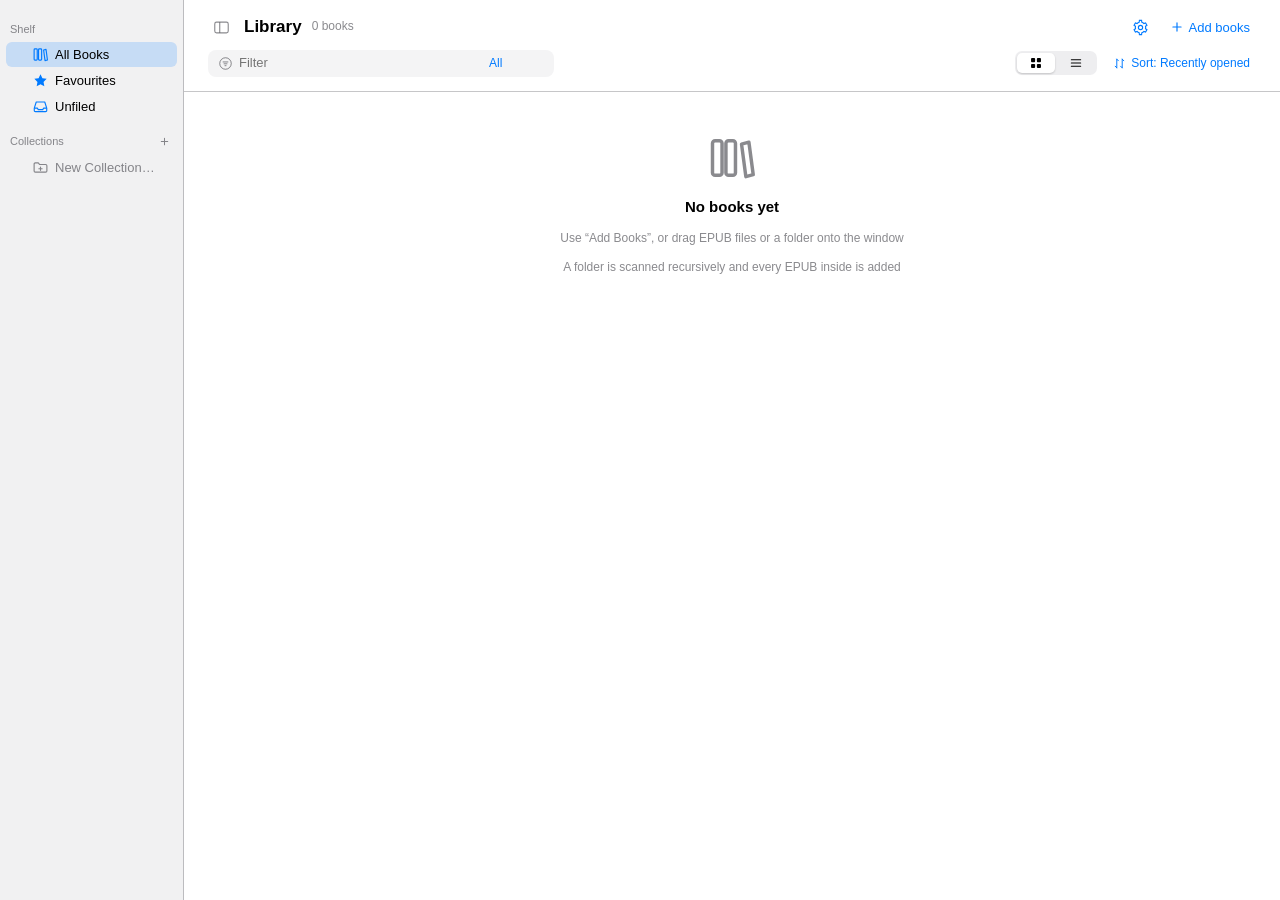
<file: src/index.html>
<!DOCTYPE html>
<html lang="ja">
<head>
<meta charset="utf-8">
<meta name="viewport" content="width=device-width, initial-scale=1">
<meta name="color-scheme" content="light dark">
<meta http-equiv="Content-Security-Policy" content="default-src 'self' blob: data: ipc: http://ipc.localhost; connect-src 'self' blob: data: ipc: http://ipc.localhost http://127.0.0.1:* http://localhost:*; img-src 'self' blob: data:; style-src 'self' 'unsafe-inline'; script-src 'self'; worker-src 'self' blob:; media-src blob: data:;">
<title>EPUB Reader</title>
<link rel="stylesheet" href="styles/app.css">
<style>
  /* 画面の骨格。Swift 版は NavigationSplitView(サイドバー + 書棚)。 */
  body { overflow: hidden; }
  #root { display: flex; height: 100%; }

  /* ---- 書棚の地 -----------------------------------------------------------
     最後に読んだ本のカバーを敷き、弱くぼかす。「何の本か分かる程度」に留める
     （ShelfBackdrop: blur 20 / opacity .55 の上に地色を .3 重ねる）。 */
  #ambient { position: fixed; inset: 0; z-index: 0; pointer-events: none; overflow: hidden; }
  #ambient .amb-img {
    position: absolute; inset: -40px;
    background-size: cover; background-position: center;
    filter: blur(20px); opacity: .55;
  }
  #ambient .amb-fade { position: absolute; inset: 0; background: var(--bg); opacity: .3; }

  /* ---- サイドバー --------------------------------------------------------- */
  #sidebar {
    position: relative; z-index: 1;
    flex: none; width: 184px; height: 100%; overflow-y: auto;
    padding: 8px 0 24px;
    /* 地のカバーをわずかに透かす（Swift: systemBackground.opacity(0.74)） */
    background: color-mix(in srgb, var(--bg-sidebar) 74%, transparent);
    border-inline-end: .5px solid var(--separator);
  }
  body.no-sidebar #sidebar { display: none; }

  /* ---- 書棚(右ペイン) ----------------------------------------------------- */
  #pane { position: relative; z-index: 1; flex: 1; min-width: 0; display: flex; flex-direction: column; }

  /* ヘッダ: 2段（タイトル+冊数 / フィルタ+表示+並び替え）。padding h24 v14 */
  #head {
    flex: none; padding: 14px 24px; display: flex; flex-direction: column; gap: 10px;
    background: color-mix(in srgb, var(--bg) 74%, transparent);
    border-bottom: .5px solid var(--separator);
  }
  #head .line { display: flex; align-items: center; gap: 10px; }
  #head .title { font-size: 17px; font-weight: 700; }
  #head .count { font-size: 12px; color: var(--muted); }
  #head .grow { flex: 1; }
  /* フィルタ欄: 角丸8・quaternary の下地・padding h10 v6 */
  #filter-box {
    display: flex; align-items: center; gap: 6px;
    padding: 4px 10px; border-radius: 8px; background: var(--fill-quaternary);
  }
  #filter-box .sym { width: 15px; height: 15px; color: var(--muted); flex: none; }
  #filter { background: none; border: none; padding: 0; width: 240px; font-size: 13px; }
  #filter:focus { outline: none; }
  #filter-clear { padding: 0; width: 15px; height: 15px; color: var(--muted); }
  #filter-field { font-size: 12px; color: var(--accent); background-image: none; padding: 0 4px; }
  #sort-btn { color: var(--accent); font-size: 12px; }

  /* ---- 本の一覧 ----------------------------------------------------------- */
  #scroll { flex: 1; overflow-y: auto; position: relative; }
  .grid {
    display: grid; grid-template-columns: repeat(auto-fill, minmax(130px, 1fr));
    gap: 28px 24px; padding: 24px;
  }
  /* 五十音の見出しはスクロール中もピン留め（.bar の地） */
  .section-head {
    position: sticky; top: 0; z-index: 3;
    font-size: 15px; font-weight: 700; padding: 6px 24px;
    background: var(--bar); backdrop-filter: blur(24px) saturate(180%);
  }
  .section-grid { padding-bottom: 8px; }

  /* セル: カバー 150x220(角丸6・1px 枠・影) + タイトル2行 + 作者1行 */
  .book { cursor: pointer; }
  .book .cover {
    position: relative; width: 100%; max-width: 180px; aspect-ratio: 15 / 22;
    border-radius: 6px; overflow: hidden; background: #2a2f3d;
    box-shadow: var(--shadow-cell), inset 0 0 0 1px rgba(0, 0, 0, .12);
  }
  .book .cover img { width: 100%; height: 100%; object-fit: cover; display: block; }
  .book .title {
    margin-top: 8px; font-size: 11.5px; line-height: 1.35; height: 2.7em;
    display: -webkit-box; -webkit-line-clamp: 2; -webkit-box-orient: vertical; overflow: hidden;
  }
  .book .author {
    font-size: 10.5px; color: var(--muted); margin-top: 2px; height: 1.4em;
    overflow: hidden; text-overflow: ellipsis; white-space: nowrap;
  }
  /* 読了率: 黒 65% のカプセル(左下・余白6) */
  .book .prog {
    position: absolute; left: 6px; bottom: 6px; z-index: 3;
    background: rgba(0, 0, 0, .65); color: #fff; font-size: 9.5px; font-weight: 600;
    padding: 2px 6px; border-radius: 999px;
  }
  /* お気に入りは左上（右上はファイル欠落の警告が使う） */
  .book .fav {
    position: absolute; left: 6px; top: 6px; z-index: 3;
    width: 19px; height: 19px; border-radius: 50%; background: rgba(0, 0, 0, .65);
    display: flex; align-items: center; justify-content: center; color: var(--tint-yellow);
  }
  .book .fav svg { width: 11px; height: 11px; }
  .book .missing {
    position: absolute; right: 6px; top: 6px; z-index: 3;
    color: var(--tint-orange); width: 15px; height: 15px;
  }
  .book.dragging { opacity: .5; }

  /* ---- 表紙のない本に描く代替表紙 ----------------------------------------
     装丁を模した二重罫と本文の線を敷き、その上にタイトルを重ねる。 */
  .ph {
    position: absolute; inset: 0;
    background: linear-gradient(180deg, #252f40 0%, #12181f 100%);
    display: flex; align-items: center; justify-content: center;
  }
  .ph::before {
    content: ""; position: absolute; inset: 7%;
    border: 1px solid rgba(255, 255, 255, .26);
    box-shadow: inset 0 0 0 3px rgba(255, 255, 255, .08);
  }
  .ph::after {
    content: ""; position: absolute; inset: 15% 12%;
    background: repeating-linear-gradient(to left,
      rgba(255, 255, 255, .10) 0 1px, transparent 1px 9px);
  }
  .ph .ph-title {
    position: relative; z-index: 1; color: #fff; font-weight: 700;
    font-size: 11px; line-height: 1.5; text-align: center; padding: 0 16px;
    display: -webkit-box; -webkit-line-clamp: 4; -webkit-box-orient: vertical; overflow: hidden;
  }

  /* ---- 「続きを読む」段 ---------------------------------------------------
     カバー 130x190・間 22・padding 24。地は書棚全体の背景に任せる。 */
  #hero {
    display: flex; align-items: flex-start; gap: 22px; padding: 24px; cursor: pointer;
    border-bottom: .5px solid var(--separator);
  }
  #hero .hero-cover {
    position: relative; flex: none; width: 130px; height: 190px;
    border-radius: 6px; overflow: hidden; box-shadow: var(--shadow-hero);
  }
  #hero .hero-cover img { width: 100%; height: 100%; object-fit: cover; display: block; }
  #hero .hero-info { min-width: 0; padding-top: 2px; }
  #hero .hero-title { font-size: 17px; font-weight: 700; line-height: 1.35;
    display: -webkit-box; -webkit-line-clamp: 2; -webkit-box-orient: vertical; overflow: hidden; }
  #hero .hero-author { font-size: 12px; color: var(--muted); margin-top: 6px; }
  #hero .hero-progress { font-size: 11px; color: var(--muted); margin-top: 6px; }
  #hero .hero-continue { margin-top: 14px; }

  /* ---- 空状態 ------------------------------------------------------------- */
  .empty {
    display: flex; flex-direction: column; align-items: center; justify-content: center;
    gap: 12px; height: 100%; color: var(--fg); text-align: center; padding: 40px;
  }
  .empty .sym { width: 52px; height: 52px; color: var(--muted); }
  .empty .head { font-size: 15px; font-weight: 600; }
  .empty .sub { font-size: 12px; color: var(--muted); }

  /* ---- 取り込み中の帯 -----------------------------------------------------
     画面の操作は塞がない（何十冊もの登録を待つあいだ読書ができないのは困る）。 */
  #import-banner {
    position: fixed; top: 16px; left: 50%; transform: translateX(-50%); z-index: 40;
    display: flex; align-items: center; gap: 14px;
    padding: 12px 18px; border-radius: 12px;
    background: color-mix(in srgb, var(--bg) 92%, transparent);
    backdrop-filter: blur(30px) saturate(180%);
    border: .5px solid var(--separator); box-shadow: 0 12px 40px rgba(0, 0, 0, .35);
    max-width: min(560px, 90vw);
  }
  #import-banner[hidden] { display: none; }
  #import-banner .ib-title { font-size: 13px; font-weight: 600; }
  #import-banner .ib-current {
    font-size: 11px; color: var(--muted); max-width: 320px;
    overflow: hidden; text-overflow: ellipsis; white-space: nowrap;
  }
  #import-banner progress { width: 110px; }

  #backfill { color: var(--muted); font-size: 11px; padding: 8px 24px 0; }
</style>
</head>
<body>
<div id="ambient" hidden><div class="amb-img"></div><div class="amb-fade"></div></div>

<div id="root">
  <nav id="sidebar"></nav>
  <div id="pane">
    <header id="head">
      <div class="line">
        <button id="btn-sidebar" class="icon plain" data-i18n-title="shelf.sidebarToggle">
          <svg viewBox="0 0 24 24" fill="none" stroke="currentColor" stroke-width="1.6">
            <rect x="2.5" y="4.5" width="19" height="15" rx="2.5"/><path d="M9.5 4.5v15"/>
          </svg>
        </button>
        <span class="title" id="scope-title">書棚</span>
        <span class="count" id="scope-count"></span>
        <span class="grow"></span>
        <button id="btn-settings" class="icon" data-i18n-title="shelf.settings">
          <svg viewBox="0 0 24 24" fill="none" stroke="currentColor" stroke-width="1.6">
            <circle cx="12" cy="12" r="3"/>
            <path d="M19.1 13.7a7.6 7.6 0 0 0 0-3.4l2-1.5-1.9-3.3-2.4.9a7.6 7.6 0 0 0-2.9-1.7L13.5 2h-3l-.4 2.7a7.6 7.6 0 0 0-2.9 1.7l-2.4-.9L2.9 8.8l2 1.5a7.6 7.6 0 0 0 0 3.4l-2 1.5 1.9 3.3 2.4-.9a7.6 7.6 0 0 0 2.9 1.7l.4 2.7h3l.4-2.7a7.6 7.6 0 0 0 2.9-1.7l2.4.9 1.9-3.3z"/>
          </svg>
        </button>
        <button id="btn-import">
          <svg viewBox="0 0 24 24" width="14" height="14" fill="none" stroke="currentColor" stroke-width="2" stroke-linecap="round">
            <path d="M12 5v14M5 12h14"/>
          </svg>
          <span data-i18n="shelf.import">本を追加</span>
        </button>
      </div>
      <div class="line">
        <div id="filter-box">
          <svg class="sym" viewBox="0 0 24 24" fill="none" stroke="currentColor" stroke-width="1.6">
            <circle cx="12" cy="12" r="9.2"/><path d="M7.5 9.5h9M9 12.5h6M10.5 15.5h3"/>
          </svg>
          <input id="filter" type="text" data-i18n-ph="shelf.filter">
          <button id="filter-clear" hidden>
            <svg viewBox="0 0 24 24" fill="currentColor"><circle cx="12" cy="12" r="9"/>
              <path d="M8.7 8.7l6.6 6.6M15.3 8.7l-6.6 6.6" stroke="var(--bg)" stroke-width="2" stroke-linecap="round"/></svg>
          </button>
          <select id="filter-field">
            <option value="all" data-i18n="shelf.field.all">すべて</option>
            <option value="title" data-i18n="shelf.field.title">タイトル</option>
            <option value="author" data-i18n="shelf.field.author">作者</option>
            <option value="publisher" data-i18n="shelf.field.publisher">出版社</option>
          </select>
        </div>
        <span class="grow"></span>
        <div class="segmented" id="view-seg">
          <button data-view="grid" data-i18n-title="shelf.view.grid">
            <svg viewBox="0 0 24 24" width="14" height="14" fill="currentColor">
              <rect x="3.5" y="3.5" width="7" height="7" rx="1.6"/><rect x="13.5" y="3.5" width="7" height="7" rx="1.6"/>
              <rect x="3.5" y="13.5" width="7" height="7" rx="1.6"/><rect x="13.5" y="13.5" width="7" height="7" rx="1.6"/>
            </svg>
          </button>
          <button data-view="gojuon" data-i18n-title="shelf.view.gojuon">
            <svg viewBox="0 0 24 24" width="14" height="14" fill="none" stroke="currentColor" stroke-width="1.8" stroke-linecap="round">
              <path d="M4 6.5h16M4 12h16M4 17.5h16"/>
            </svg>
          </button>
        </div>
        <button id="sort-btn">
          <svg viewBox="0 0 24 24" width="13" height="13" fill="none" stroke="currentColor" stroke-width="1.8" stroke-linecap="round" stroke-linejoin="round">
            <path d="M7 4v16M7 20l-3-3M7 4l3 3M17 20V4M17 4l3 3M17 20l-3-3"/>
          </svg>
          <span id="sort-label"></span>
        </button>
      </div>
    </header>
    <div id="scroll">
      <div id="backfill" hidden></div>
      <div id="shelf"></div>
    </div>
  </div>
</div>

<div id="import-banner" hidden>
  <progress id="ib-progress" max="1" value="0"></progress>
  <div>
    <div class="ib-title" id="ib-title"></div>
    <div class="ib-current" id="ib-current"></div>
  </div>
  <button id="ib-cancel" class="bordered" data-i18n="shelf.importCancel">中止</button>
</div>

<div id="ctxmenu" hidden></div>

<input type="file" id="file-fallback" accept=".epub,.cbz,.fb2,.fbz,.mobi,.azw,.azw3,.kf8" multiple hidden>

<div id="dict-modal"></div>
<div id="settings-modal"></div>

<script type="module" src="app/shelf.js"></script>
</body>
</html>
</file>
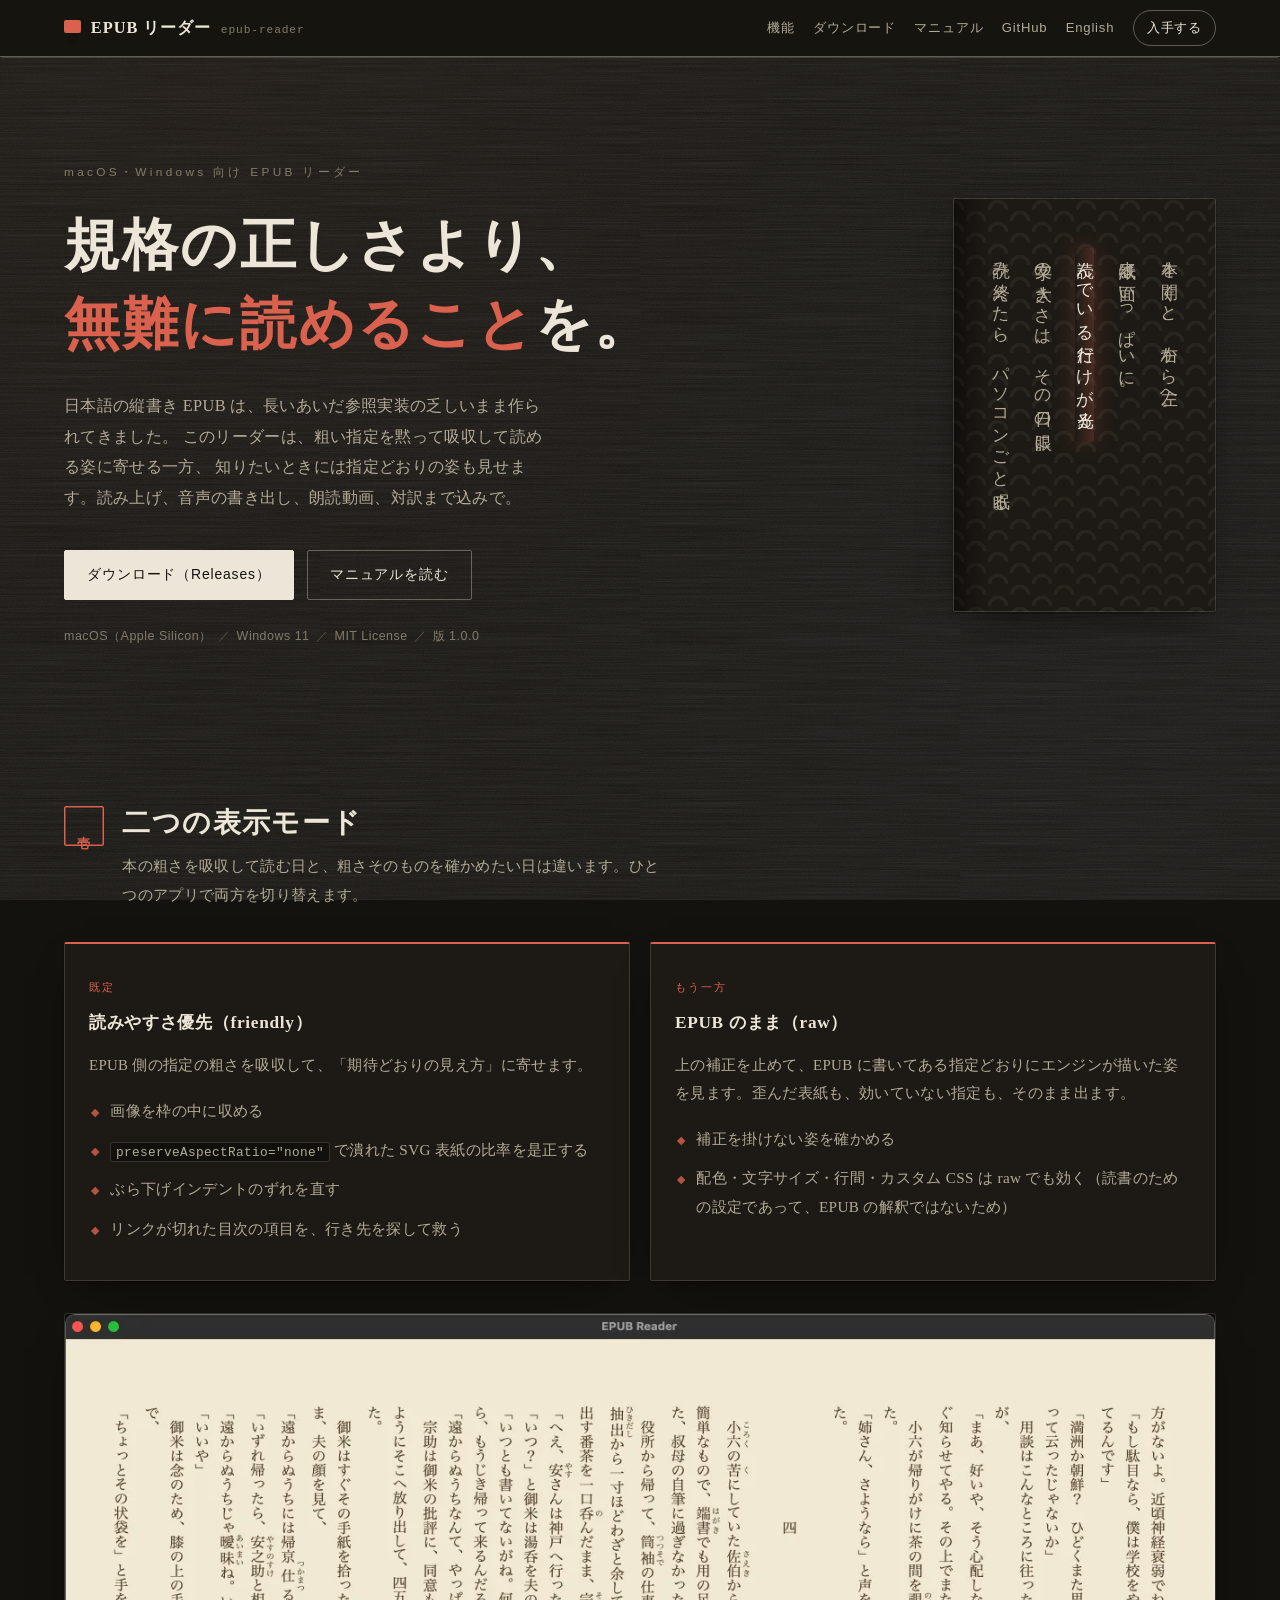
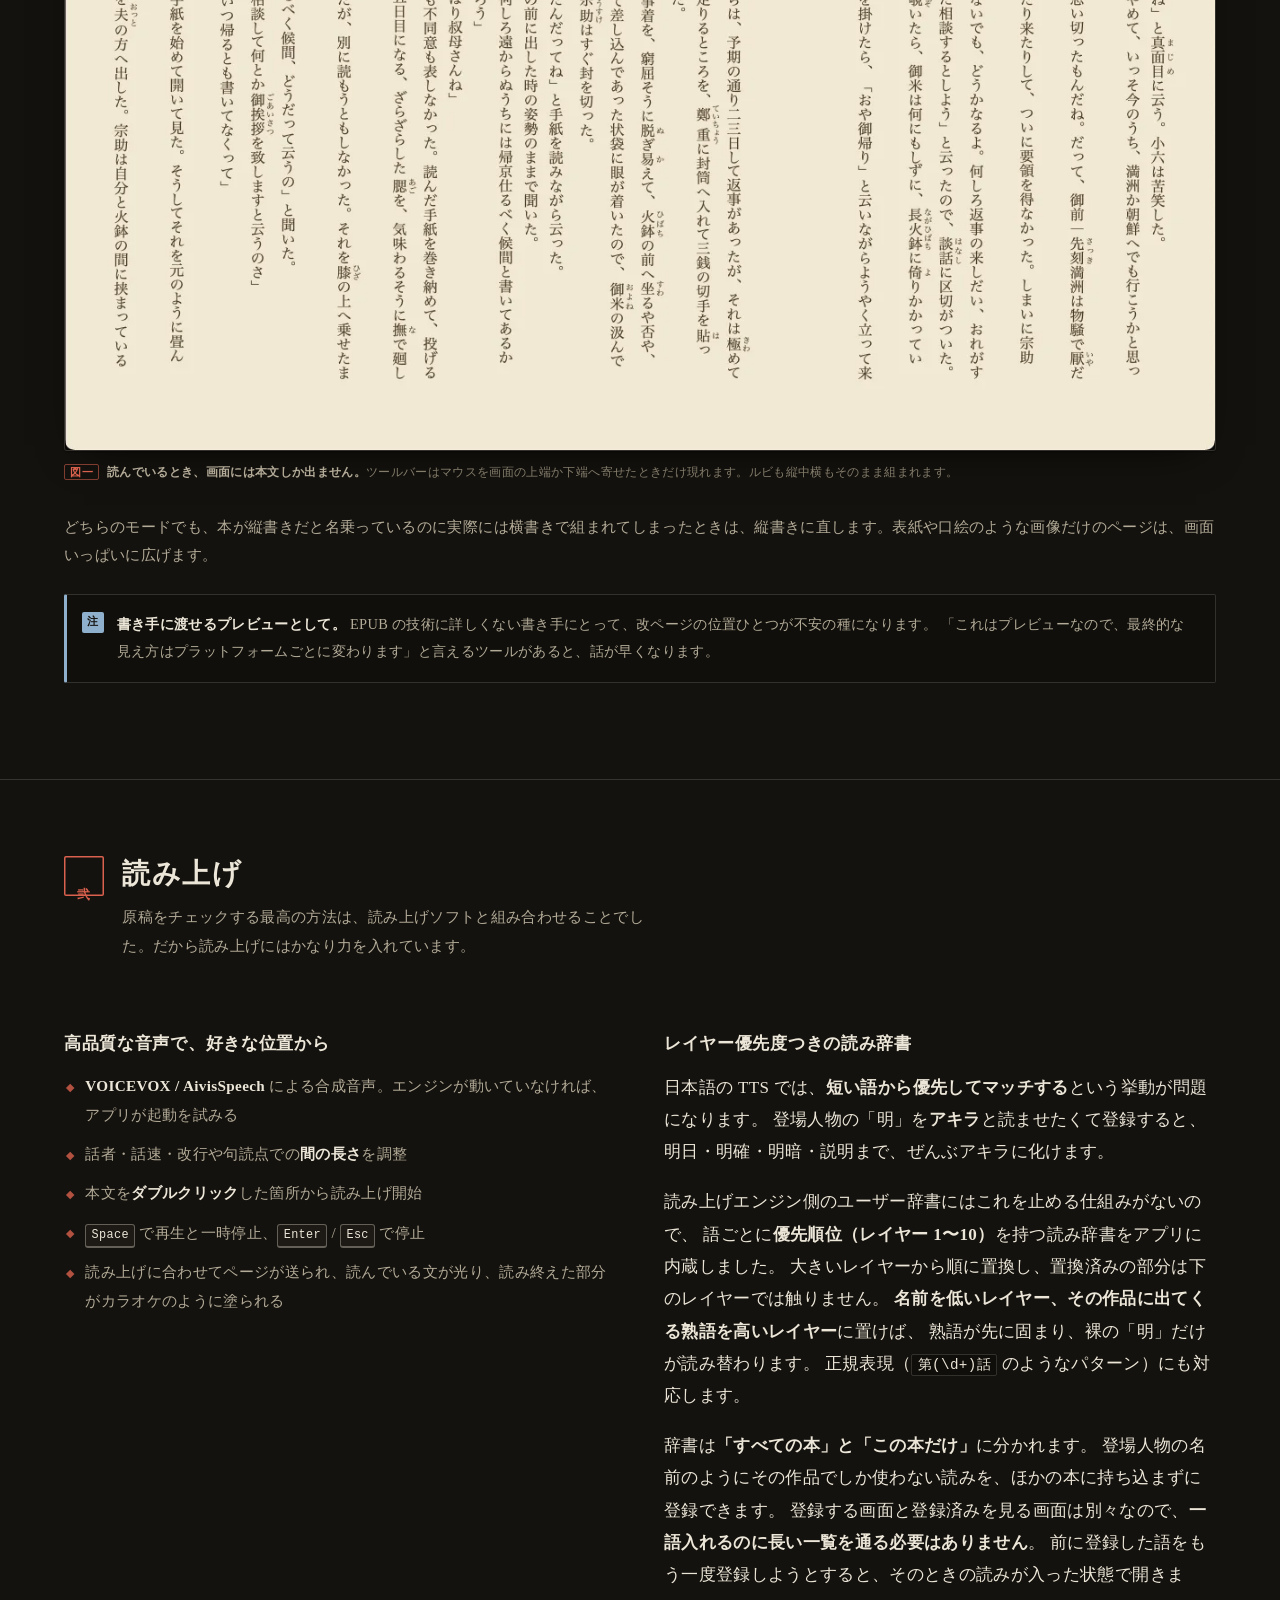
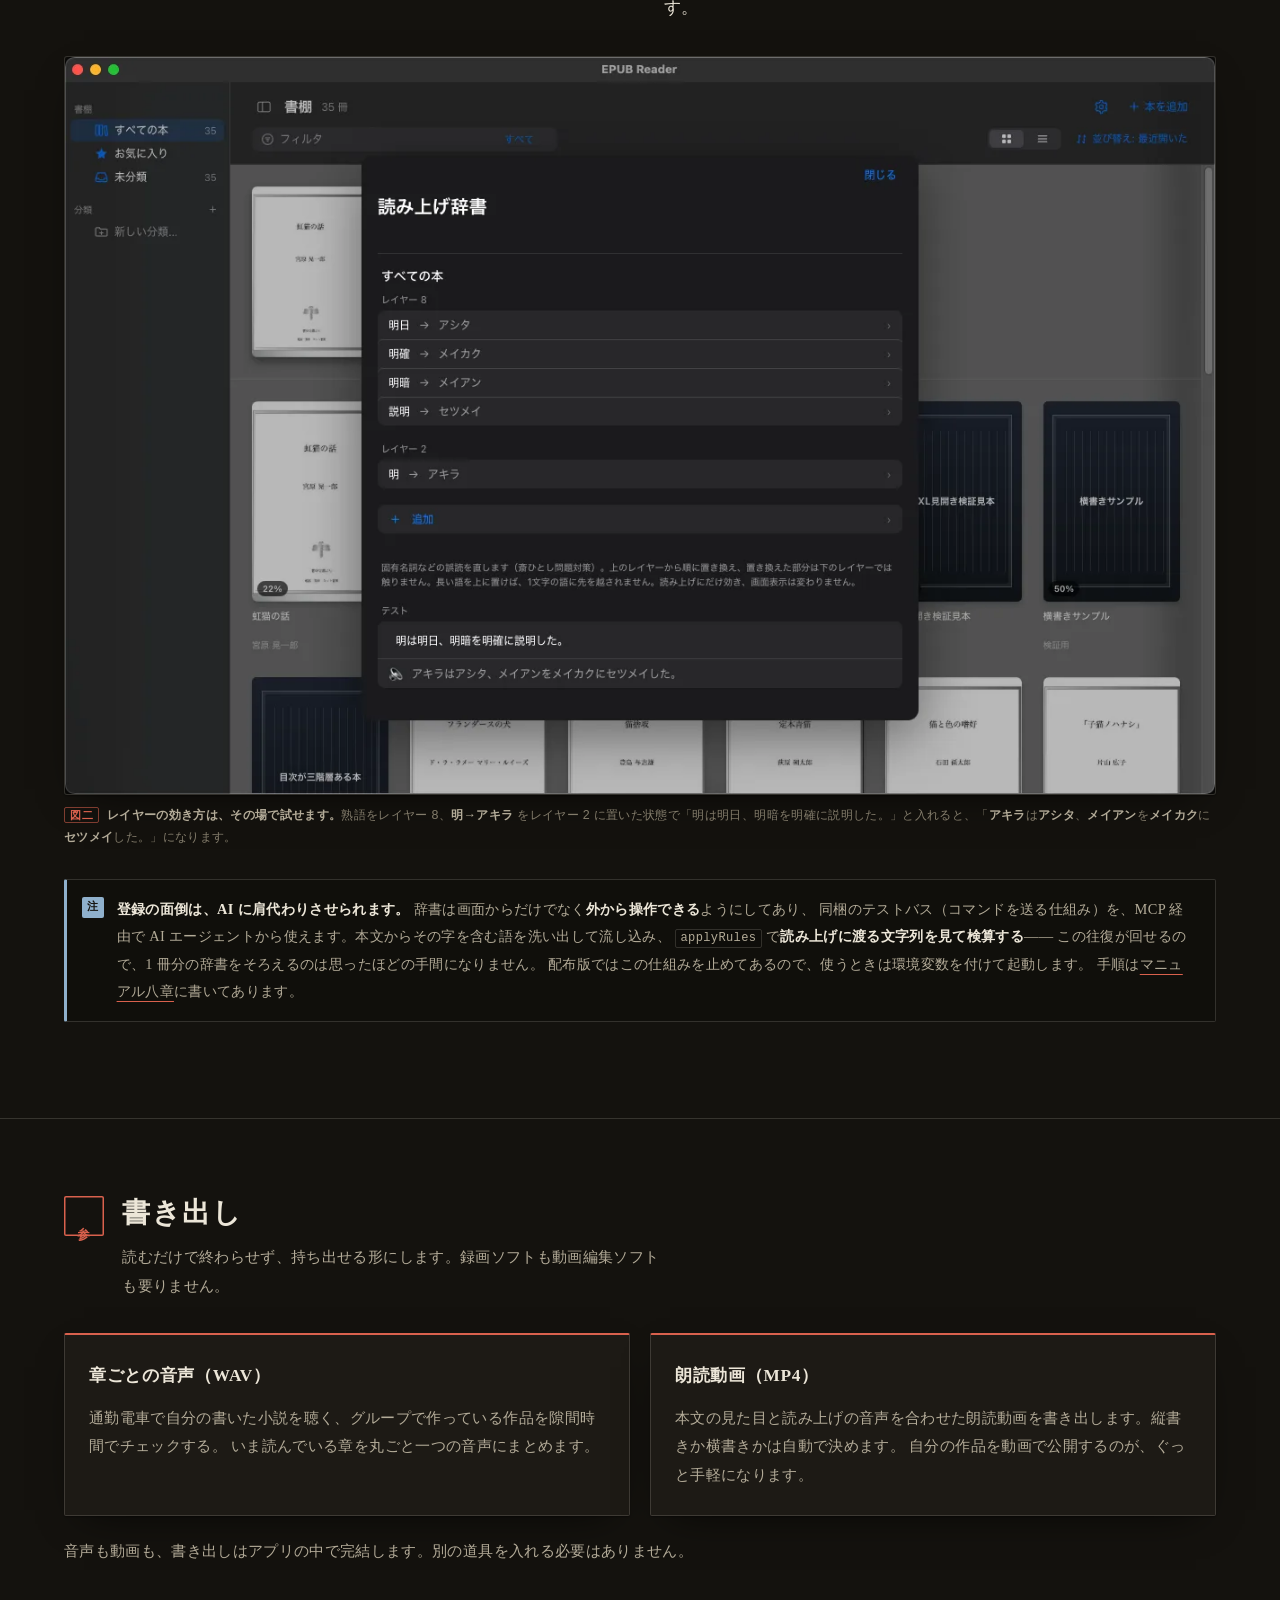
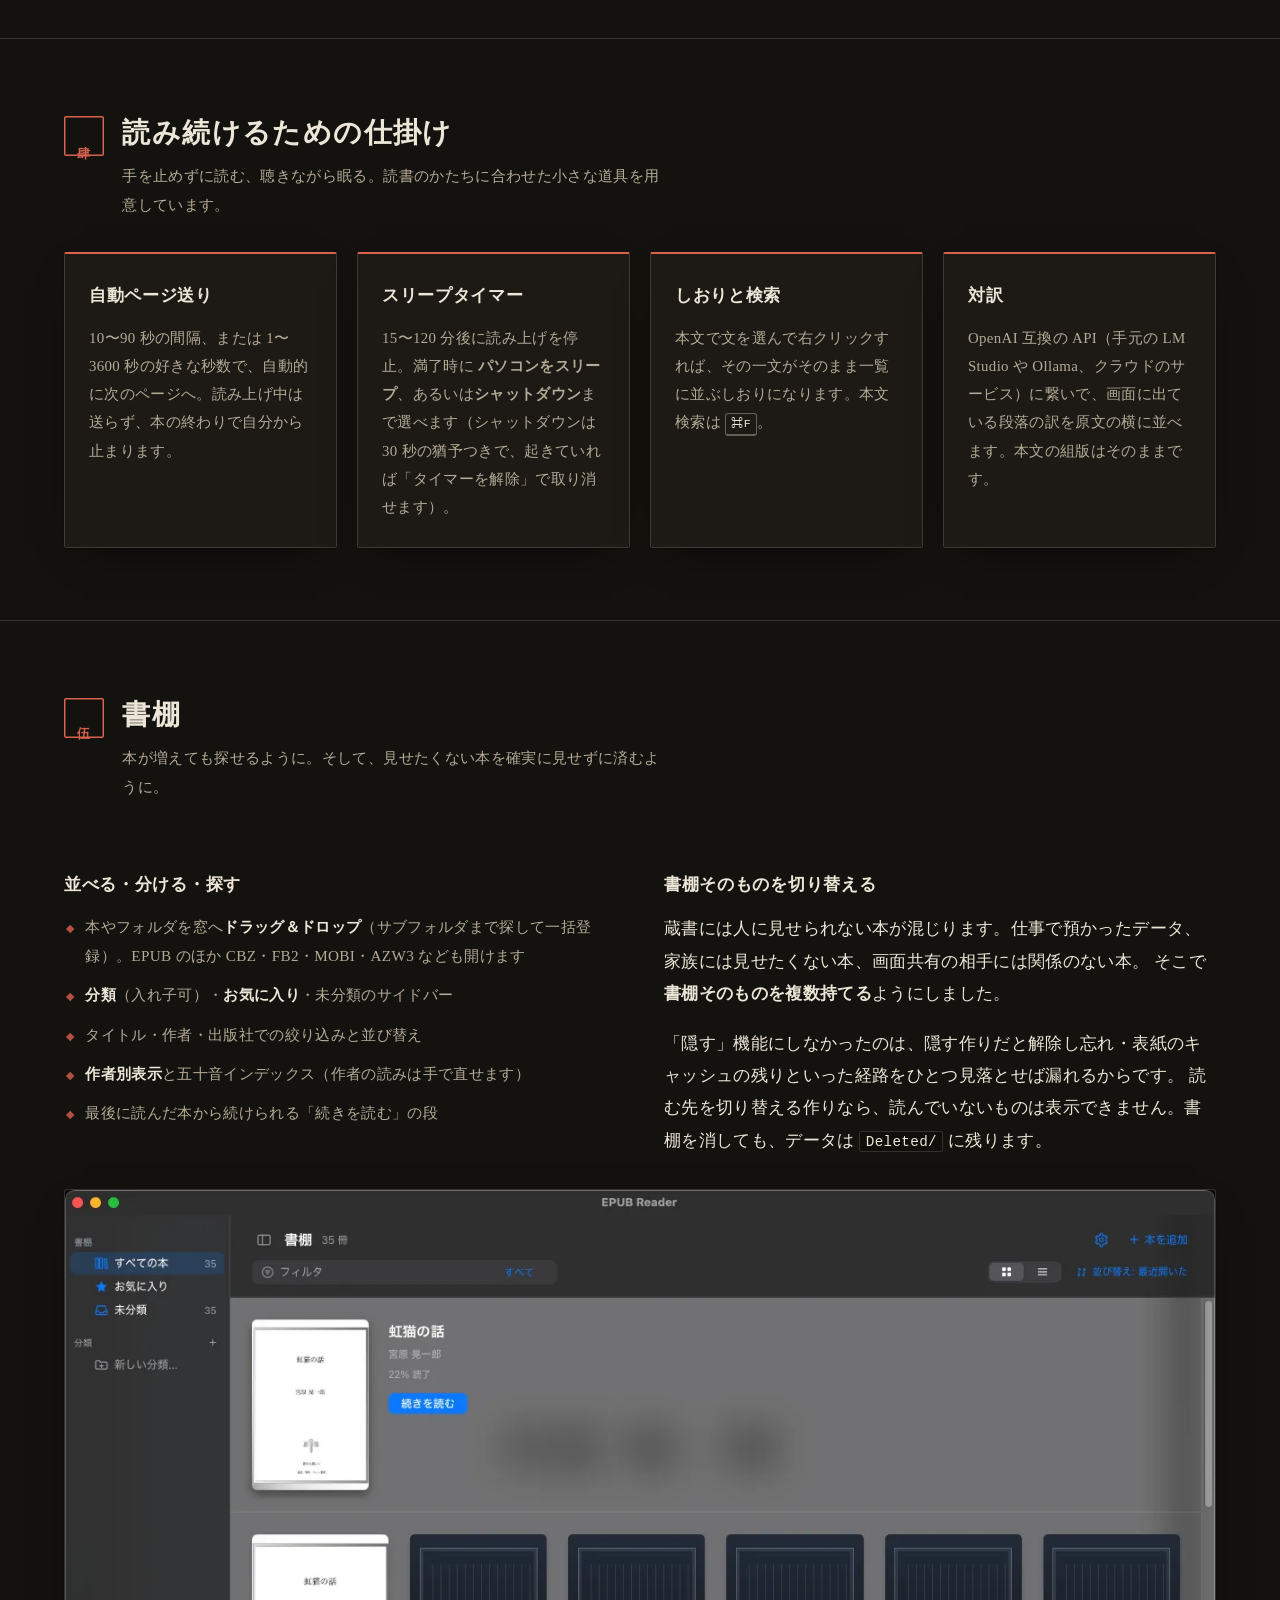
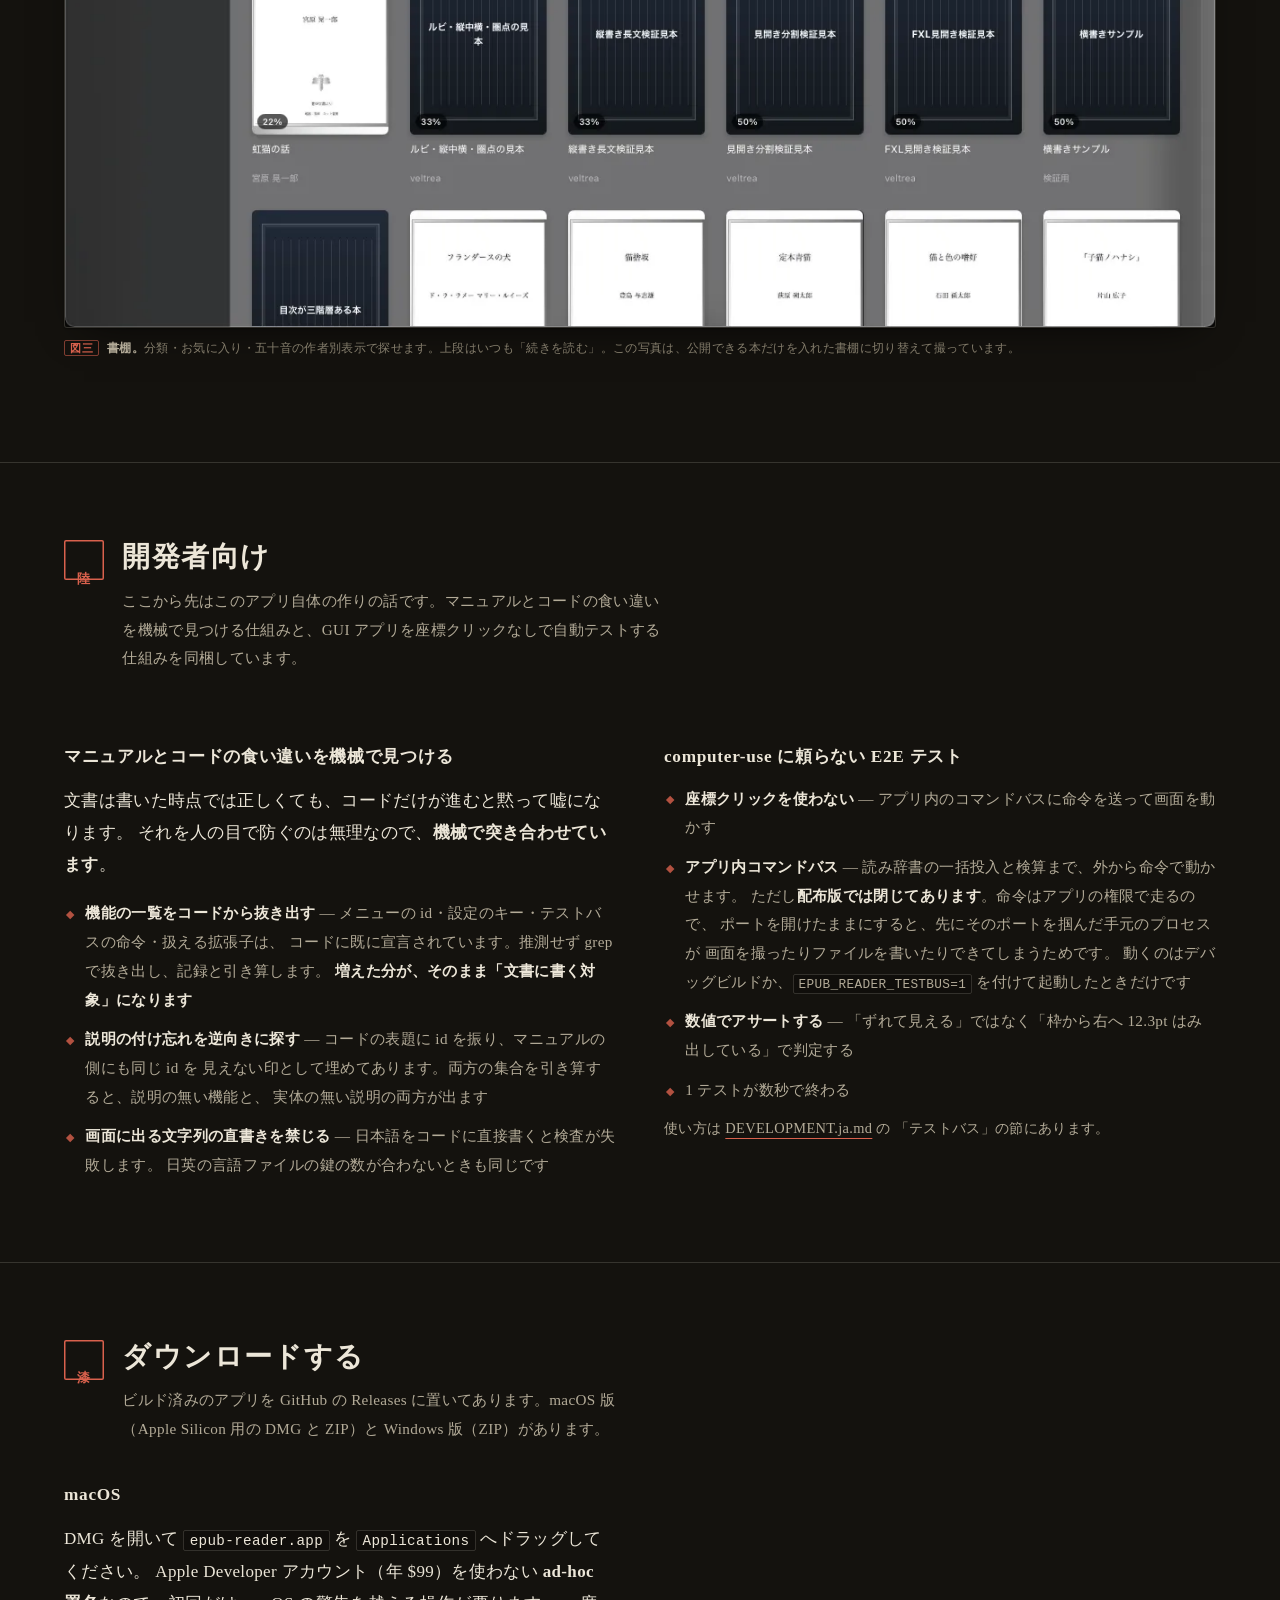
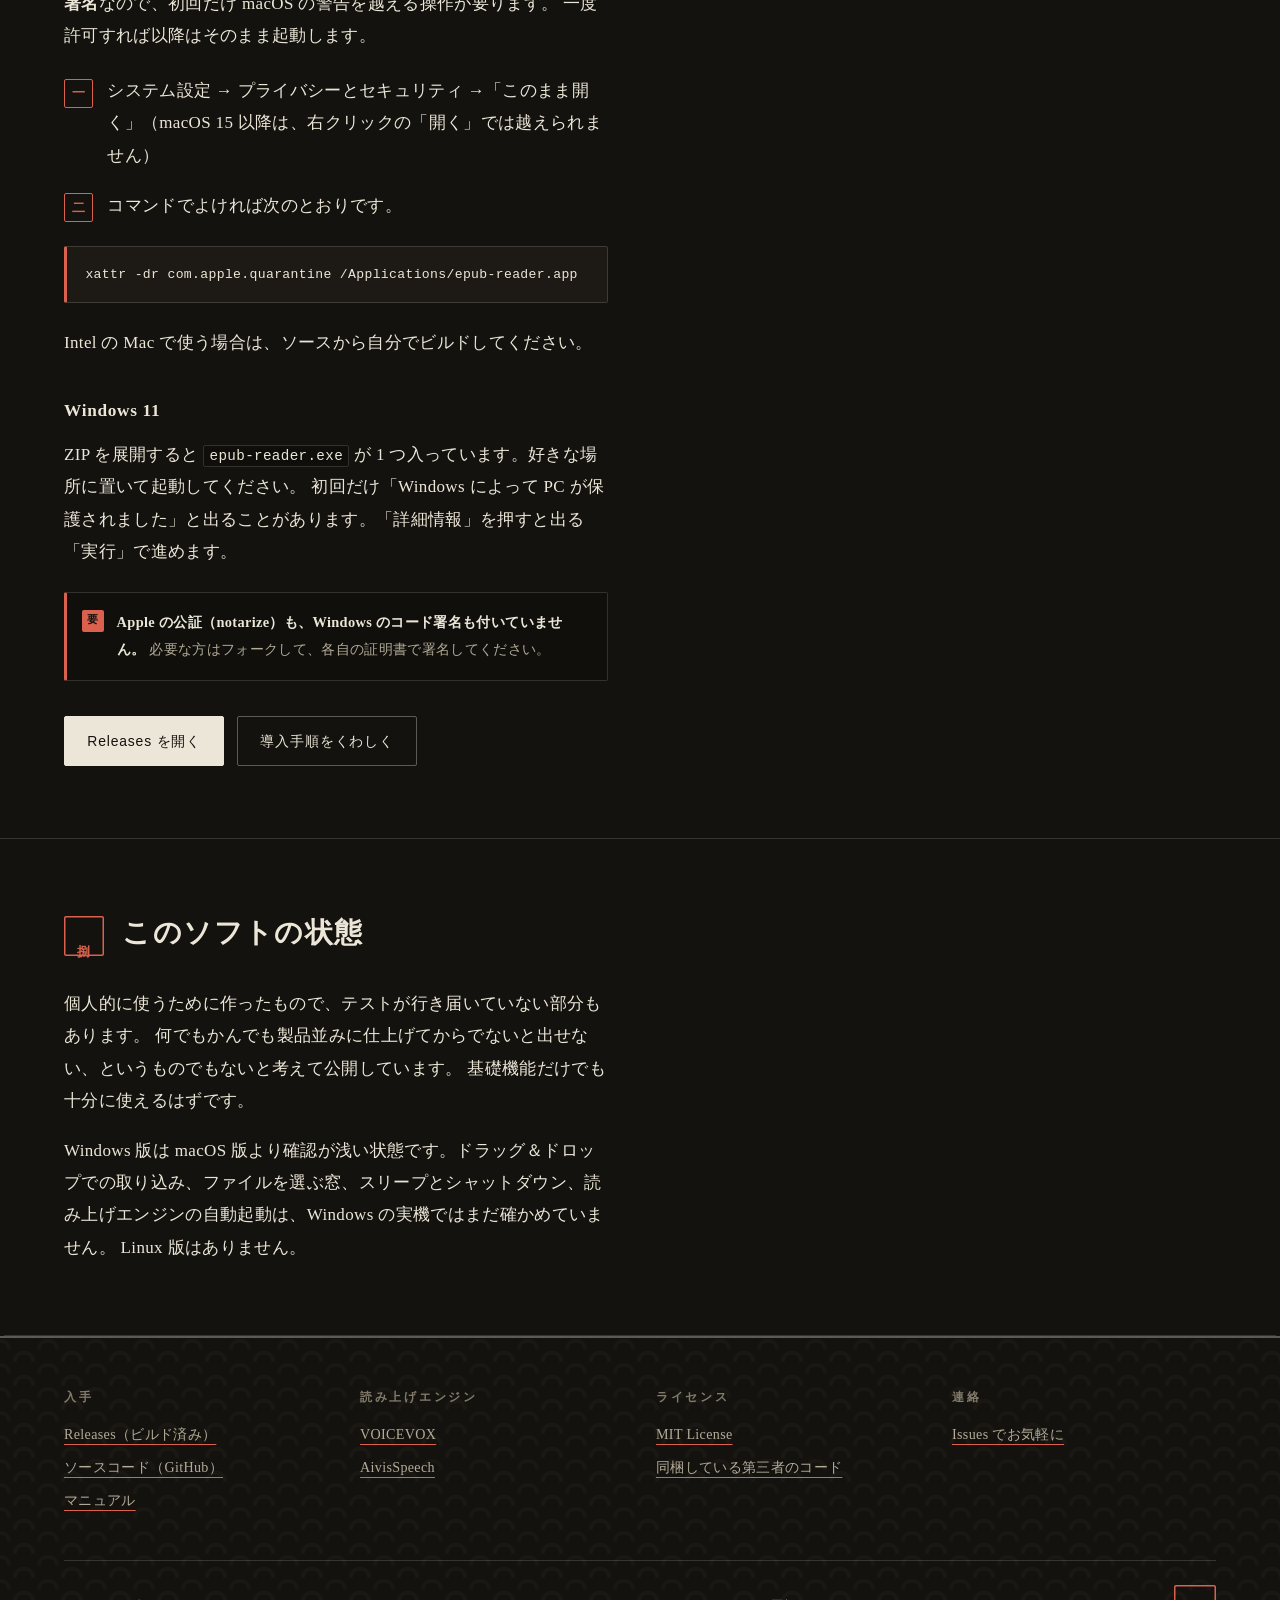
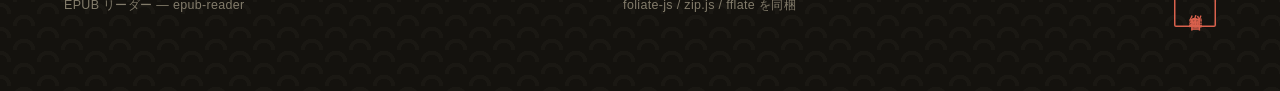
<file: docs/manual/index.html>
<!DOCTYPE html>
<html lang="ja">
<head>
<meta charset="utf-8">
<meta name="viewport" content="width=device-width, initial-scale=1">
<title>EPUB リーダー epub-reader — 日本語の本を、無難に読めるように</title>
<meta name="description" content="日本語の縦書き EPUB を「とりあえず無難に読める」状態で表示し、VOICEVOX / AivisSpeech で読み上げる macOS・Windows 向けのリーダー。章ごとの音声書き出しと朗読動画の書き出しにも対応します。">
<meta property="og:title" content="EPUB リーダー epub-reader">
<meta property="og:description" content="規格の正しさより「無難に表示されること」を優先する、macOS・Windows 向けの EPUB リーダー。読み上げ・音声書き出し・朗読動画まで。">
<meta property="og:type" content="website">
<link rel="alternate" hreflang="ja" href="./">
<link rel="alternate" hreflang="en" href="en/">
<link rel="stylesheet" href="assets/site.css">
</head>
<body>

<a class="skip-link" href="#main">本文へ移動</a>

<header class="masthead">
  <div class="wrap masthead__inner">
    <a class="brand" href="./">
      <span class="brand__mark">縦</span>
      <span class="brand__name">EPUB リーダー</span>
      <span class="brand__latin">epub-reader</span>
    </a>
    <nav class="navlinks" aria-label="サイト内">
      <a href="#features" class="is-optional">機能</a>
      <a href="#download" class="is-optional">ダウンロード</a>
      <a href="manual.html">マニュアル</a>
      <a href="https://github.com/veltrea/epub-reader-js" class="is-optional">GitHub</a>
      <a href="en/" hreflang="en" lang="en">English</a>
      <a href="https://github.com/veltrea/epub-reader-js/releases" class="navlinks__cta">入手する</a>
    </nav>
  </div>
</header>

<main id="main">

  <!-- 扉 -->
  <div class="hero wrap">
    <div class="hero__grid">
      <div>
        <p class="hero__eyebrow rise">macOS・Windows 向け EPUB リーダー</p>
        <h1 class="rise">規格の正しさより、<br><span class="accent">無難に読めること</span>を。</h1>
        <p class="hero__lede rise">
          日本語の縦書き EPUB は、長いあいだ参照実装の乏しいまま作られてきました。
          このリーダーは、粗い指定を黙って吸収して読める姿に寄せる一方、
          知りたいときには指定どおりの姿も見せます。読み上げ、音声の書き出し、朗読動画、対訳まで込みで。
        </p>
        <div class="actions rise">
          <a class="btn" href="https://github.com/veltrea/epub-reader-js/releases">ダウンロード（Releases）</a>
          <a class="btn btn--ghost" href="manual.html">マニュアルを読む</a>
        </div>
        <p class="hero__meta rise">
          <span>macOS（Apple Silicon）</span><span>Windows 11</span><span>MIT License</span><span>版 1.0.0</span>
        </p>
      </div>

      <!-- 実際に縦組みで置く。発光している行は朗読中の一節の見立て。 -->
      <div class="tategaki" aria-hidden="true">
        　本を開くと、右から左へ。<br>
        　表紙は面いっぱいに。<br>
        　<b>読んでいる行だけが光る。</b><br>
        　文字の大きさは、その日の眼に。<br>
        　読み終えたら、パソコンごと眠る。
      </div>
    </div>
  </div>

  <!-- 二つの表示モード -->
  <section id="modes" class="reveal">
    <div class="wrap">
      <div class="sec-head">
        <div class="sec-num">壱</div>
        <div>
          <h2>二つの表示モード</h2>
          <p>本の粗さを吸収して読む日と、粗さそのものを確かめたい日は違います。ひとつのアプリで両方を切り替えます。</p>
        </div>
      </div>

      <div class="cards">
        <article class="card">
          <span class="card__tag">既定</span>
          <h3>読みやすさ優先（friendly）</h3>
          <p>EPUB 側の指定の粗さを吸収して、「期待どおりの見え方」に寄せます。</p>
          <ul class="feature-list">
            <li>画像を枠の中に収める</li>
            <li><code>preserveAspectRatio="none"</code> で潰れた SVG 表紙の比率を是正する</li>
            <li>ぶら下げインデントのずれを直す</li>
            <li>リンクが切れた目次の項目を、行き先を探して救う</li>
          </ul>
        </article>

        <article class="card">
          <span class="card__tag">もう一方</span>
          <h3>EPUB のまま（raw）</h3>
          <p>上の補正を止めて、EPUB に書いてある指定どおりにエンジンが描いた姿を見ます。歪んだ表紙も、効いていない指定も、そのまま出ます。</p>
          <ul class="feature-list">
            <li>補正を掛けない姿を確かめる</li>
            <li>配色・文字サイズ・行間・カスタム CSS は raw でも効く（読書のための設定であって、EPUB の解釈ではないため）</li>
          </ul>
        </article>
      </div>

      <figure style="margin-top:2rem">
        <a href="assets/img/reader-text.webp" title="原寸で開く"><img src="assets/img/reader-text.webp" width="1280" height="820" loading="lazy"
             alt="縦書きの本文が右から左へ流れているリーダーの画面"></a>
        <figcaption><b>読んでいるとき、画面には本文しか出ません。</b>ツールバーはマウスを画面の上端か下端へ寄せたときだけ現れます。ルビも縦中横もそのまま組まれます。</figcaption>
      </figure>

      <p style="margin-top:1.4rem;color:var(--ink-soft);font-size:.92rem">
        どちらのモードでも、本が縦書きだと名乗っているのに実際には横書きで組まれてしまったときは、縦書きに直します。表紙や口絵のような画像だけのページは、画面いっぱいに広げます。
      </p>

      <div class="note">
        <strong>書き手に渡せるプレビューとして。</strong>
        EPUB の技術に詳しくない書き手にとって、改ページの位置ひとつが不安の種になります。
        「これはプレビューなので、最終的な見え方はプラットフォームごとに変わります」と言えるツールがあると、話が早くなります。
      </div>
    </div>
  </section>

  <!-- 読み上げ -->
  <section id="features" class="reveal">
    <div class="wrap">
      <div class="sec-head">
        <div class="sec-num">弐</div>
        <div>
          <h2>読み上げ</h2>
          <p>原稿をチェックする最高の方法は、読み上げソフトと組み合わせることでした。だから読み上げにはかなり力を入れています。</p>
        </div>
      </div>

      <div class="split">
        <div>
          <h3>高品質な音声で、好きな位置から</h3>
          <ul class="feature-list">
            <li><strong>VOICEVOX / AivisSpeech</strong> による合成音声。エンジンが動いていなければ、アプリが起動を試みる</li>
            <li>話者・話速・改行や句読点での<strong>間の長さ</strong>を調整</li>
            <li>本文を<strong>ダブルクリック</strong>した箇所から読み上げ開始</li>
            <li><kbd>Space</kbd> で再生と一時停止、<kbd>Enter</kbd> / <kbd>Esc</kbd> で停止</li>
            <li>読み上げに合わせてページが送られ、読んでいる文が光り、読み終えた部分がカラオケのように塗られる</li>
          </ul>
        </div>

        <div>
          <h3>レイヤー優先度つきの読み辞書</h3>
          <p>
            日本語の TTS では、<strong>短い語から優先してマッチする</strong>という挙動が問題になります。
            登場人物の「明」を<strong>アキラ</strong>と読ませたくて登録すると、
            明日・明確・明暗・説明まで、ぜんぶアキラに化けます。
          </p>
          <p>
            読み上げエンジン側のユーザー辞書にはこれを止める仕組みがないので、
            語ごとに<strong>優先順位（レイヤー 1〜10）</strong>を持つ読み辞書をアプリに内蔵しました。
            大きいレイヤーから順に置換し、置換済みの部分は下のレイヤーでは触りません。
            <strong>名前を低いレイヤー、その作品に出てくる熟語を高いレイヤー</strong>に置けば、
            熟語が先に固まり、裸の「明」だけが読み替わります。
            正規表現（<code>第(\d+)話</code> のようなパターン）にも対応します。
          </p>
          <p>
            辞書は<strong>「すべての本」と「この本だけ」</strong>に分かれます。
            登場人物の名前のようにその作品でしか使わない読みを、ほかの本に持ち込まずに登録できます。
            登録する画面と登録済みを見る画面は別々なので、<strong>一語入れるのに長い一覧を通る必要はありません</strong>。
            前に登録した語をもう一度登録しようとすると、そのときの読みが入った状態で開きます。
          </p>
        </div>
      </div>

      <figure style="margin-top:2rem">
        <a href="assets/img/dictionary-list.webp" title="原寸で開く"><img src="assets/img/dictionary-list.webp" width="1280" height="820" loading="lazy"
             alt="読み上げ辞書。レイヤー8に明日・明確・明暗・説明、レイヤー2に明が登録され、テスト欄に変換結果が出ている"></a>
        <figcaption><b>レイヤーの効き方は、その場で試せます。</b>熟語をレイヤー 8、<b>明→アキラ</b> をレイヤー 2 に置いた状態で「明は明日、明暗を明確に説明した。」と入れると、「<b>アキラ</b>は<b>アシタ</b>、<b>メイアン</b>を<b>メイカク</b>に<b>セツメイ</b>した。」になります。</figcaption>
      </figure>

      <div class="note">
        <strong>登録の面倒は、AI に肩代わりさせられます。</strong>
        辞書は画面からだけでなく<strong>外から操作できる</strong>ようにしてあり、
        同梱のテストバス（コマンドを送る仕組み）を、MCP 経由で AI エージェントから使えます。本文からその字を含む語を洗い出して流し込み、
        <code>applyRules</code> で<strong>読み上げに渡る文字列を見て検算する</strong>——
        この往復が回せるので、1 冊分の辞書をそろえるのは思ったほどの手間になりません。
        配布版ではこの仕組みを止めてあるので、使うときは環境変数を付けて起動します。
        手順は<a href="manual.html#dictionary">マニュアル八章</a>に書いてあります。
      </div>
    </div>
  </section>

  <!-- 書き出し -->
  <section id="export" class="reveal">
    <div class="wrap">
      <div class="sec-head">
        <div class="sec-num">参</div>
        <div>
          <h2>書き出し</h2>
          <p>読むだけで終わらせず、持ち出せる形にします。録画ソフトも動画編集ソフトも要りません。</p>
        </div>
      </div>

      <div class="cards">
        <article class="card">
          <h3>章ごとの音声（WAV）</h3>
          <p>
            通勤電車で自分の書いた小説を聴く、グループで作っている作品を隙間時間でチェックする。
            いま読んでいる章を丸ごと一つの音声にまとめます。
          </p>
        </article>
        <article class="card">
          <h3>朗読動画（MP4）</h3>
          <p>
            本文の見た目と読み上げの音声を合わせた朗読動画を書き出します。縦書きか横書きかは自動で決めます。
            自分の作品を動画で公開するのが、ぐっと手軽になります。
          </p>
        </article>
      </div>
      <p style="margin-top:1.4rem;color:var(--ink-soft);font-size:.92rem">
        音声も動画も、書き出しはアプリの中で完結します。別の道具を入れる必要はありません。
      </p>
    </div>
  </section>

  <!-- 読書のための道具立て -->
  <section id="reading" class="reveal">
    <div class="wrap">
      <div class="sec-head">
        <div class="sec-num">肆</div>
        <div>
          <h2>読み続けるための仕掛け</h2>
          <p>手を止めずに読む、聴きながら眠る。読書のかたちに合わせた小さな道具を用意しています。</p>
        </div>
      </div>

      <div class="cards">
        <article class="card">
          <h3>自動ページ送り</h3>
          <p>10〜90 秒の間隔、または 1〜3600 秒の好きな秒数で、自動的に次のページへ。読み上げ中は送らず、本の終わりで自分から止まります。</p>
        </article>
        <article class="card">
          <h3>スリープタイマー</h3>
          <p>15〜120 分後に読み上げを停止。満了時に <strong>パソコンをスリープ</strong>、あるいは<strong>シャットダウン</strong>まで選べます（シャットダウンは 30 秒の猶予つきで、起きていれば「タイマーを解除」で取り消せます）。</p>
        </article>
        <article class="card">
          <h3>しおりと検索</h3>
          <p>本文で文を選んで右クリックすれば、その一文がそのまま一覧に並ぶしおりになります。本文検索は <kbd>⌘F</kbd>。</p>
        </article>
        <article class="card">
          <h3>対訳</h3>
          <p>OpenAI 互換の API（手元の LM Studio や Ollama、クラウドのサービス）に繋いで、画面に出ている段落の訳を原文の横に並べます。本文の組版はそのままです。</p>
        </article>
      </div>
    </div>
  </section>

  <!-- 書棚 -->
  <section id="shelf" class="reveal">
    <div class="wrap">
      <div class="sec-head">
        <div class="sec-num">伍</div>
        <div>
          <h2>書棚</h2>
          <p>本が増えても探せるように。そして、見せたくない本を確実に見せずに済むように。</p>
        </div>
      </div>

      <div class="split">
        <div>
          <h3>並べる・分ける・探す</h3>
          <ul class="feature-list">
            <li>本やフォルダを窓へ<strong>ドラッグ＆ドロップ</strong>（サブフォルダまで探して一括登録）。EPUB のほか CBZ・FB2・MOBI・AZW3 なども開けます</li>
            <li><strong>分類</strong>（入れ子可）・<strong>お気に入り</strong>・未分類のサイドバー</li>
            <li>タイトル・作者・出版社での絞り込みと並び替え</li>
            <li><strong>作者別表示</strong>と五十音インデックス（作者の読みは手で直せます）</li>
            <li>最後に読んだ本から続けられる「続きを読む」の段</li>
          </ul>
        </div>

        <div>
          <h3>書棚そのものを切り替える</h3>
          <p>
            蔵書には人に見せられない本が混じります。仕事で預かったデータ、家族には見せたくない本、画面共有の相手には関係のない本。
            そこで<strong>書棚そのものを複数持てる</strong>ようにしました。
          </p>
          <p>
            「隠す」機能にしなかったのは、隠す作りだと解除し忘れ・表紙のキャッシュの残りといった経路をひとつ見落とせば漏れるからです。
            読む先を切り替える作りなら、読んでいないものは表示できません。書棚を消しても、データは <code>Deleted/</code> に残ります。
          </p>
        </div>
      </div>

      <figure style="margin-top:2rem">
        <a href="assets/img/shelf-grid.webp" title="原寸で開く"><img src="assets/img/shelf-grid.webp" width="1280" height="820" loading="lazy"
             alt="表紙を並べた書棚。左にサイドバー、上段に「続きを読む」"></a>
        <figcaption><b>書棚。</b>分類・お気に入り・五十音の作者別表示で探せます。上段はいつも「続きを読む」。この写真は、公開できる本だけを入れた書棚に切り替えて撮っています。</figcaption>
      </figure>
    </div>
  </section>

  <!-- 開発者向け -->
  <section id="developer" class="reveal">
    <div class="wrap">
      <div class="sec-head">
        <div class="sec-num">陸</div>
        <div>
          <h2>開発者向け</h2>
          <p>ここから先はこのアプリ自体の作りの話です。マニュアルとコードの食い違いを機械で見つける仕組みと、GUI アプリを座標クリックなしで自動テストする仕組みを同梱しています。</p>
        </div>
      </div>

      <div class="split">
        <div>
          <h3>マニュアルとコードの食い違いを機械で見つける</h3>
          <p>
            文書は書いた時点では正しくても、コードだけが進むと黙って嘘になります。
            それを人の目で防ぐのは無理なので、<strong>機械で突き合わせています</strong>。
          </p>
          <ul class="feature-list">
            <li><strong>機能の一覧をコードから抜き出す</strong> — メニューの id・設定のキー・テストバスの命令・扱える拡張子は、
              コードに既に宣言されています。推測せず grep で抜き出し、記録と引き算します。
              <strong>増えた分が、そのまま「文書に書く対象」になります</strong></li>
            <li><strong>説明の付け忘れを逆向きに探す</strong> — コードの表題に id を振り、マニュアルの側にも同じ id を
              見えない印として埋めてあります。両方の集合を引き算すると、説明の無い機能と、
              実体の無い説明の両方が出ます</li>
            <li><strong>画面に出る文字列の直書きを禁じる</strong> — 日本語をコードに直接書くと検査が失敗します。
              日英の言語ファイルの鍵の数が合わないときも同じです</li>
          </ul>
        </div>
        <div>
          <h3>computer-use に頼らない E2E テスト</h3>
          <ul class="feature-list">
            <li><strong>座標クリックを使わない</strong> — アプリ内のコマンドバスに命令を送って画面を動かす</li>
            <li><strong>アプリ内コマンドバス</strong> — 読み辞書の一括投入と検算まで、外から命令で動かせます。
              ただし<strong>配布版では閉じてあります</strong>。命令はアプリの権限で走るので、
              ポートを開けたままにすると、先にそのポートを掴んだ手元のプロセスが
              画面を撮ったりファイルを書いたりできてしまうためです。
              動くのはデバッグビルドか、<code>EPUB_READER_TESTBUS=1</code> を付けて起動したときだけです</li>
            <li><strong>数値でアサートする</strong> — 「ずれて見える」ではなく「枠から右へ 12.3pt はみ出している」で判定する</li>
            <li>1 テストが数秒で終わる</li>
          </ul>
          <p style="font-size:.9rem;color:var(--ink-soft)">
            使い方は <a href="https://github.com/veltrea/epub-reader-js/blob/main/docs/DEVELOPMENT.ja.md">DEVELOPMENT.ja.md</a> の
            「テストバス」の節にあります。
          </p>
        </div>
      </div>
    </div>
  </section>

  <!-- ダウンロード -->
  <section id="download" class="reveal">
    <div class="wrap">
      <div class="sec-head">
        <div class="sec-num">漆</div>
        <div>
          <h2>ダウンロードする</h2>
          <p>ビルド済みのアプリを GitHub の Releases に置いてあります。macOS 版（Apple Silicon 用の DMG と ZIP）と Windows 版（ZIP）があります。</p>
        </div>
      </div>

      <div class="prose">
        <h3>macOS</h3>
        <p>
          DMG を開いて <code>epub-reader.app</code> を <code>Applications</code> へドラッグしてください。
          Apple Developer アカウント（年 $99）を使わない <strong>ad-hoc 署名</strong>なので、初回だけ macOS の警告を越える操作が要ります。
          一度許可すれば以降はそのまま起動します。
        </p>
        <ol class="steps">
          <li>システム設定 → プライバシーとセキュリティ →「このまま開く」（macOS 15 以降は、右クリックの「開く」では越えられません）</li>
          <li>コマンドでよければ次のとおりです。</li>
        </ol>
<pre><code>xattr -dr com.apple.quarantine /Applications/epub-reader.app</code></pre>
        <p>Intel の Mac で使う場合は、ソースから自分でビルドしてください。</p>
        <h3>Windows 11</h3>
        <p>
          ZIP を展開すると <code>epub-reader.exe</code> が 1 つ入っています。好きな場所に置いて起動してください。
          初回だけ「Windows によって PC が保護されました」と出ることがあります。「詳細情報」を押すと出る「実行」で進めます。
        </p>
        <div class="note note--warn">
          <strong>Apple の公証（notarize）も、Windows のコード署名も付いていません。</strong>
          必要な方はフォークして、各自の証明書で署名してください。
        </div>
        <div class="actions">
          <a class="btn" href="https://github.com/veltrea/epub-reader-js/releases">Releases を開く</a>
          <a class="btn btn--ghost" href="manual.html#install">導入手順をくわしく</a>
        </div>
      </div>
    </div>
  </section>

  <!-- 状態 -->
  <section id="status" class="reveal">
    <div class="wrap">
      <div class="sec-head">
        <div class="sec-num">捌</div>
        <div>
          <h2>このソフトの状態</h2>
        </div>
      </div>
      <div class="prose">
        <p>
          個人的に使うために作ったもので、テストが行き届いていない部分もあります。
          何でもかんでも製品並みに仕上げてからでないと出せない、というものでもないと考えて公開しています。
          基礎機能だけでも十分に使えるはずです。
        </p>
        <p>
          Windows 版は macOS 版より確認が浅い状態です。ドラッグ＆ドロップでの取り込み、ファイルを選ぶ窓、スリープとシャットダウン、読み上げエンジンの自動起動は、Windows の実機ではまだ確かめていません。
          Linux 版はありません。
        </p>
      </div>
    </div>
  </section>

</main>

<footer class="colophon">
  <div class="wrap">
    <div class="colophon__grid">
      <div>
        <h3>入手</h3>
        <ul>
          <li><a href="https://github.com/veltrea/epub-reader-js/releases">Releases（ビルド済み）</a></li>
          <li><a href="https://github.com/veltrea/epub-reader-js">ソースコード（GitHub）</a></li>
          <li><a href="manual.html">マニュアル</a></li>
        </ul>
      </div>
      <div>
        <h3>読み上げエンジン</h3>
        <ul>
          <li><a href="https://voicevox.hiroshiba.jp/">VOICEVOX</a></li>
          <li><a href="https://aivis-project.com/">AivisSpeech</a></li>
        </ul>
      </div>
      <div>
        <h3>ライセンス</h3>
        <ul>
          <li><a href="https://github.com/veltrea/epub-reader-js/blob/main/LICENSE">MIT License</a></li>
          <li><a href="https://github.com/veltrea/epub-reader-js/blob/main/THIRD_PARTY_LICENSES.ja.md">同梱している第三者のコード</a></li>
        </ul>
      </div>
      <div>
        <h3>連絡</h3>
        <ul>
          <li><a href="https://github.com/veltrea/epub-reader-js/issues">Issues でお気軽に</a></li>
        </ul>
      </div>
    </div>
    <div class="colophon__seal">
      <span>EPUB リーダー — epub-reader</span>
      <span>foliate-js / zip.js / fflate を同梱</span>
    </div>
  </div>
</footer>

<script src="assets/site.js"></script>
</body>
</html>
</file>
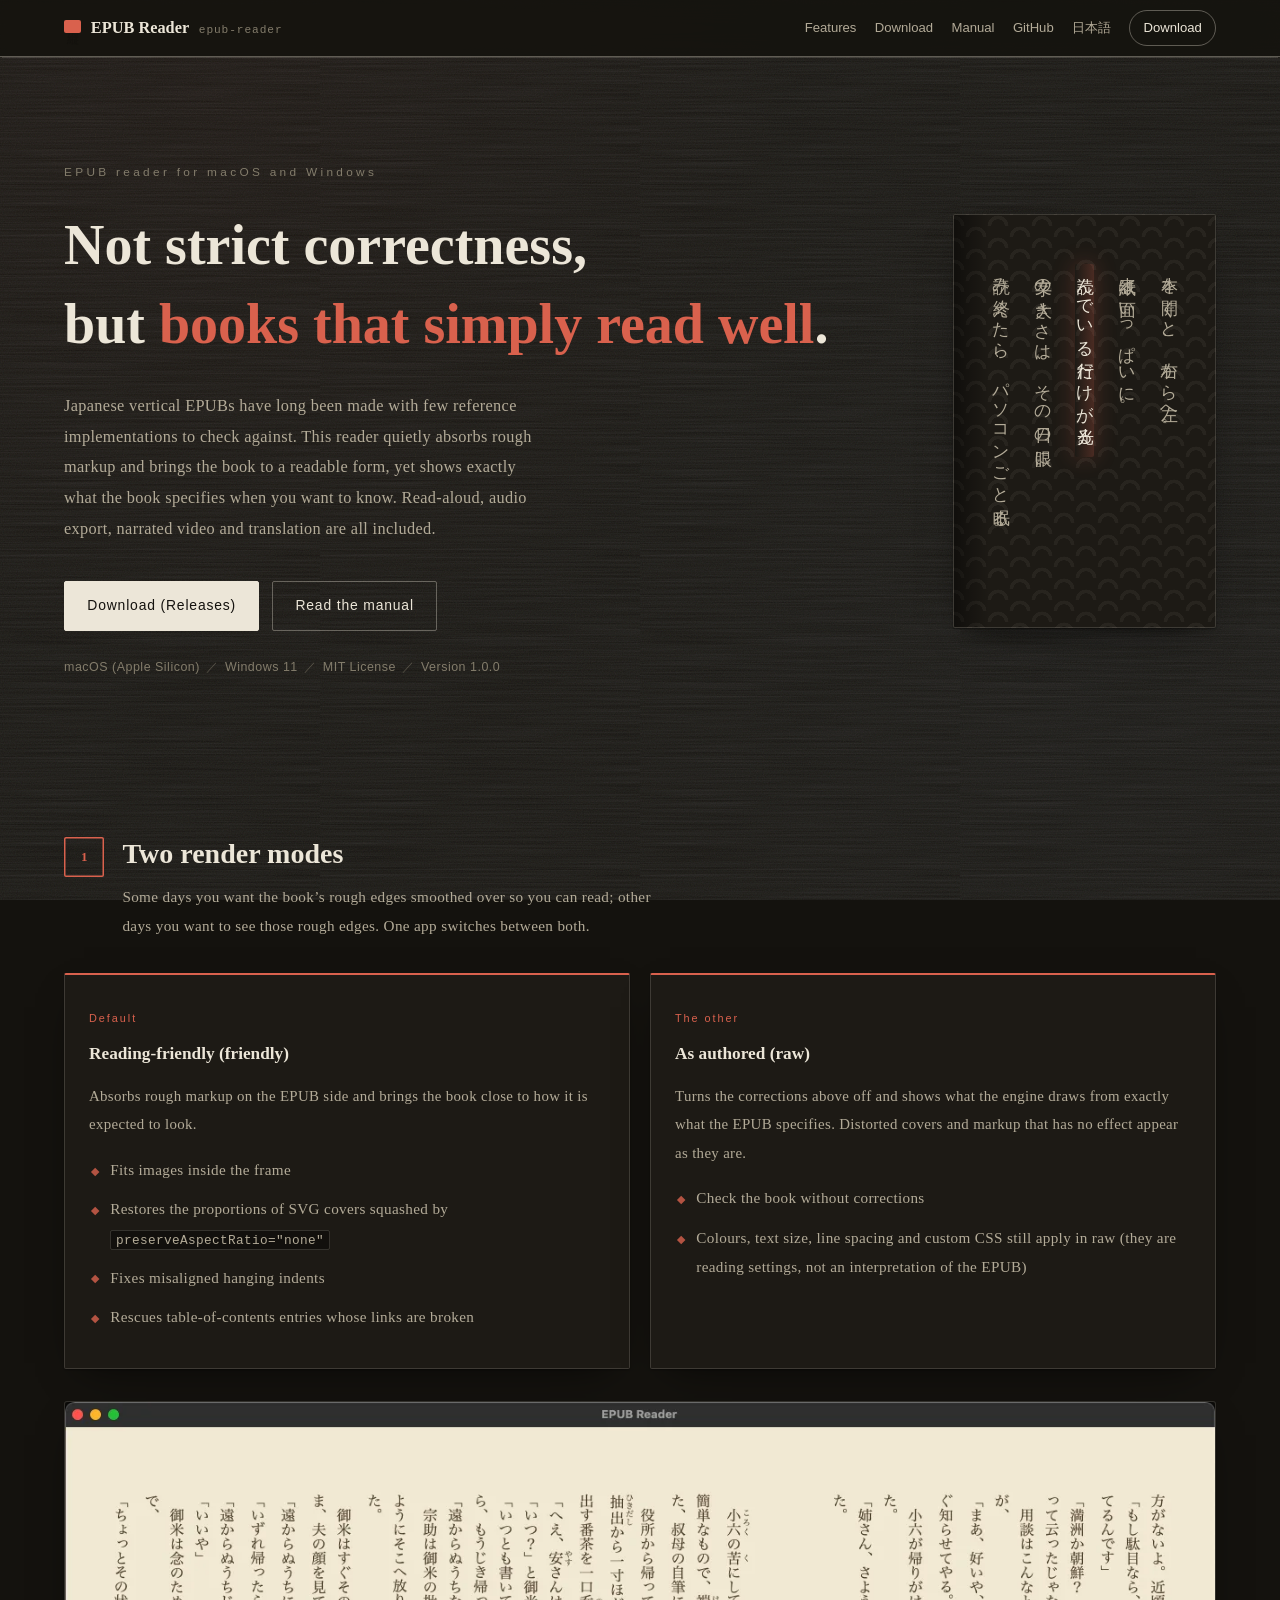
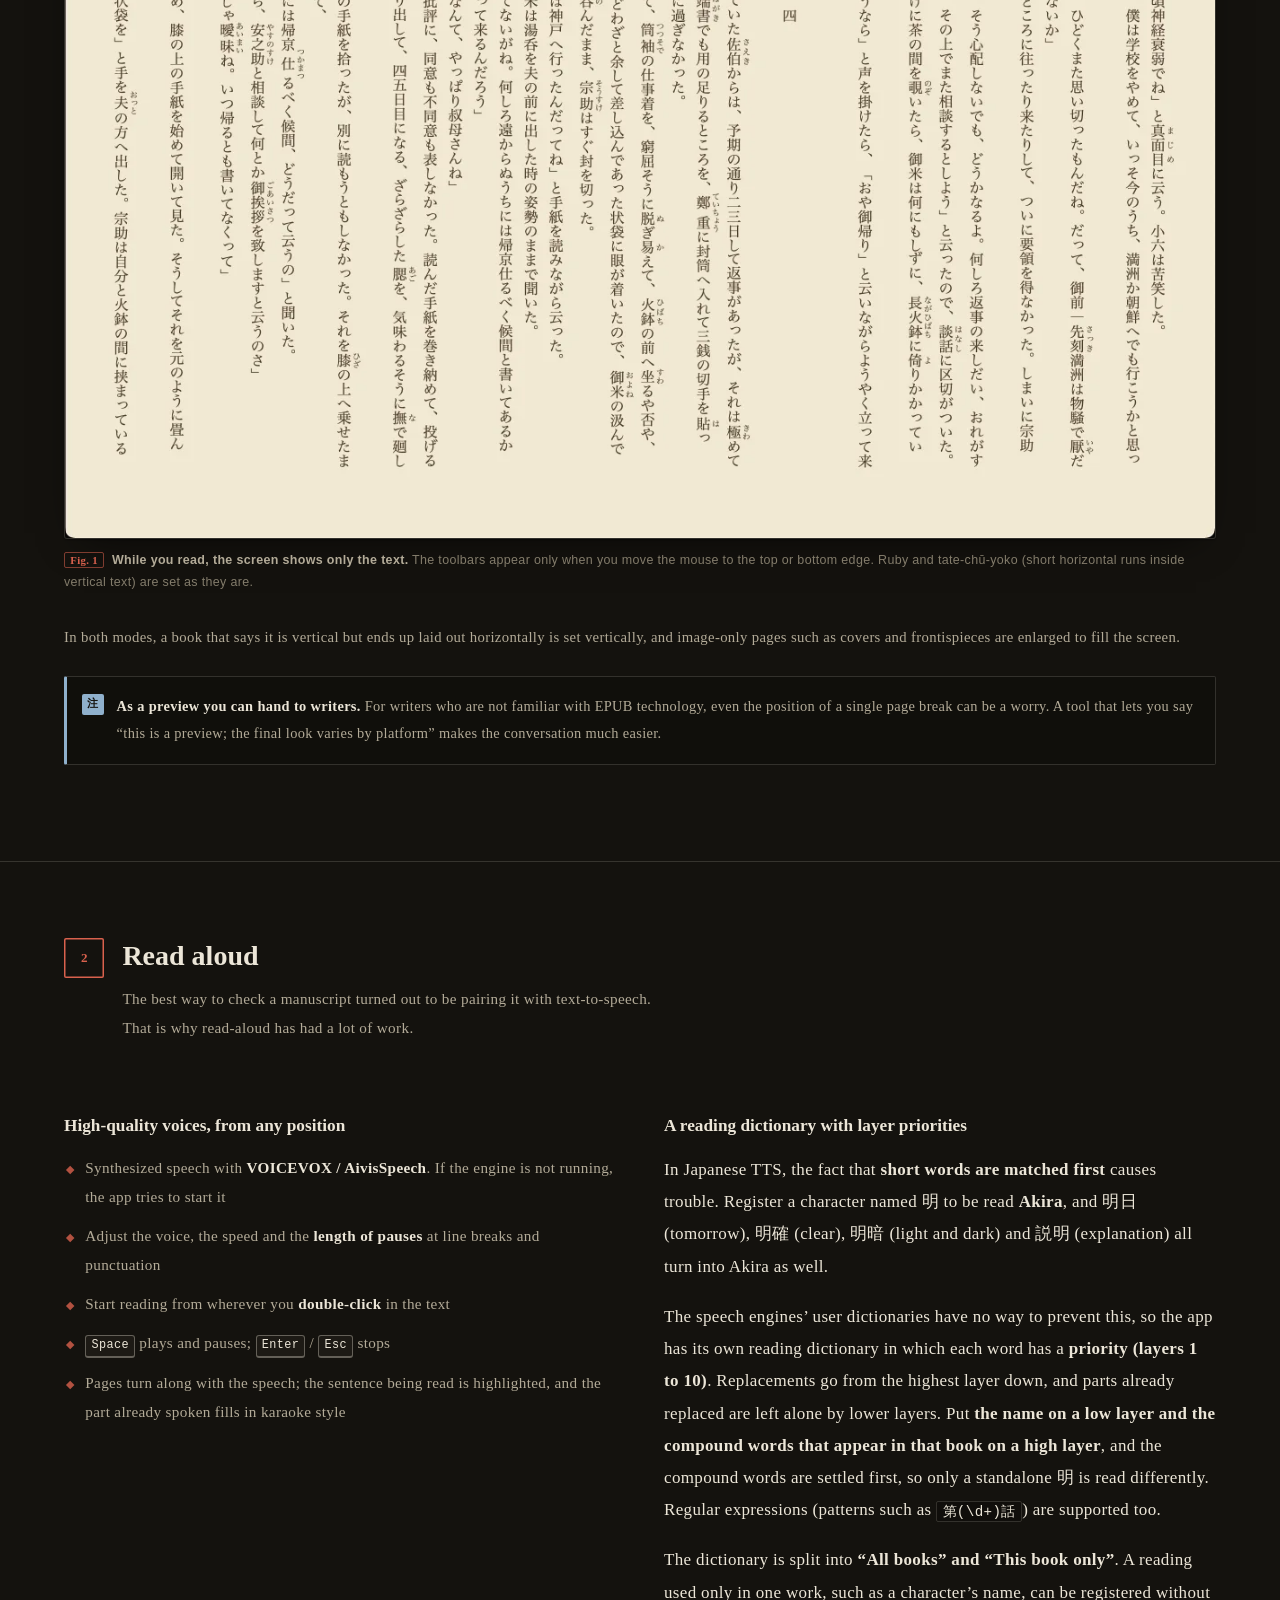
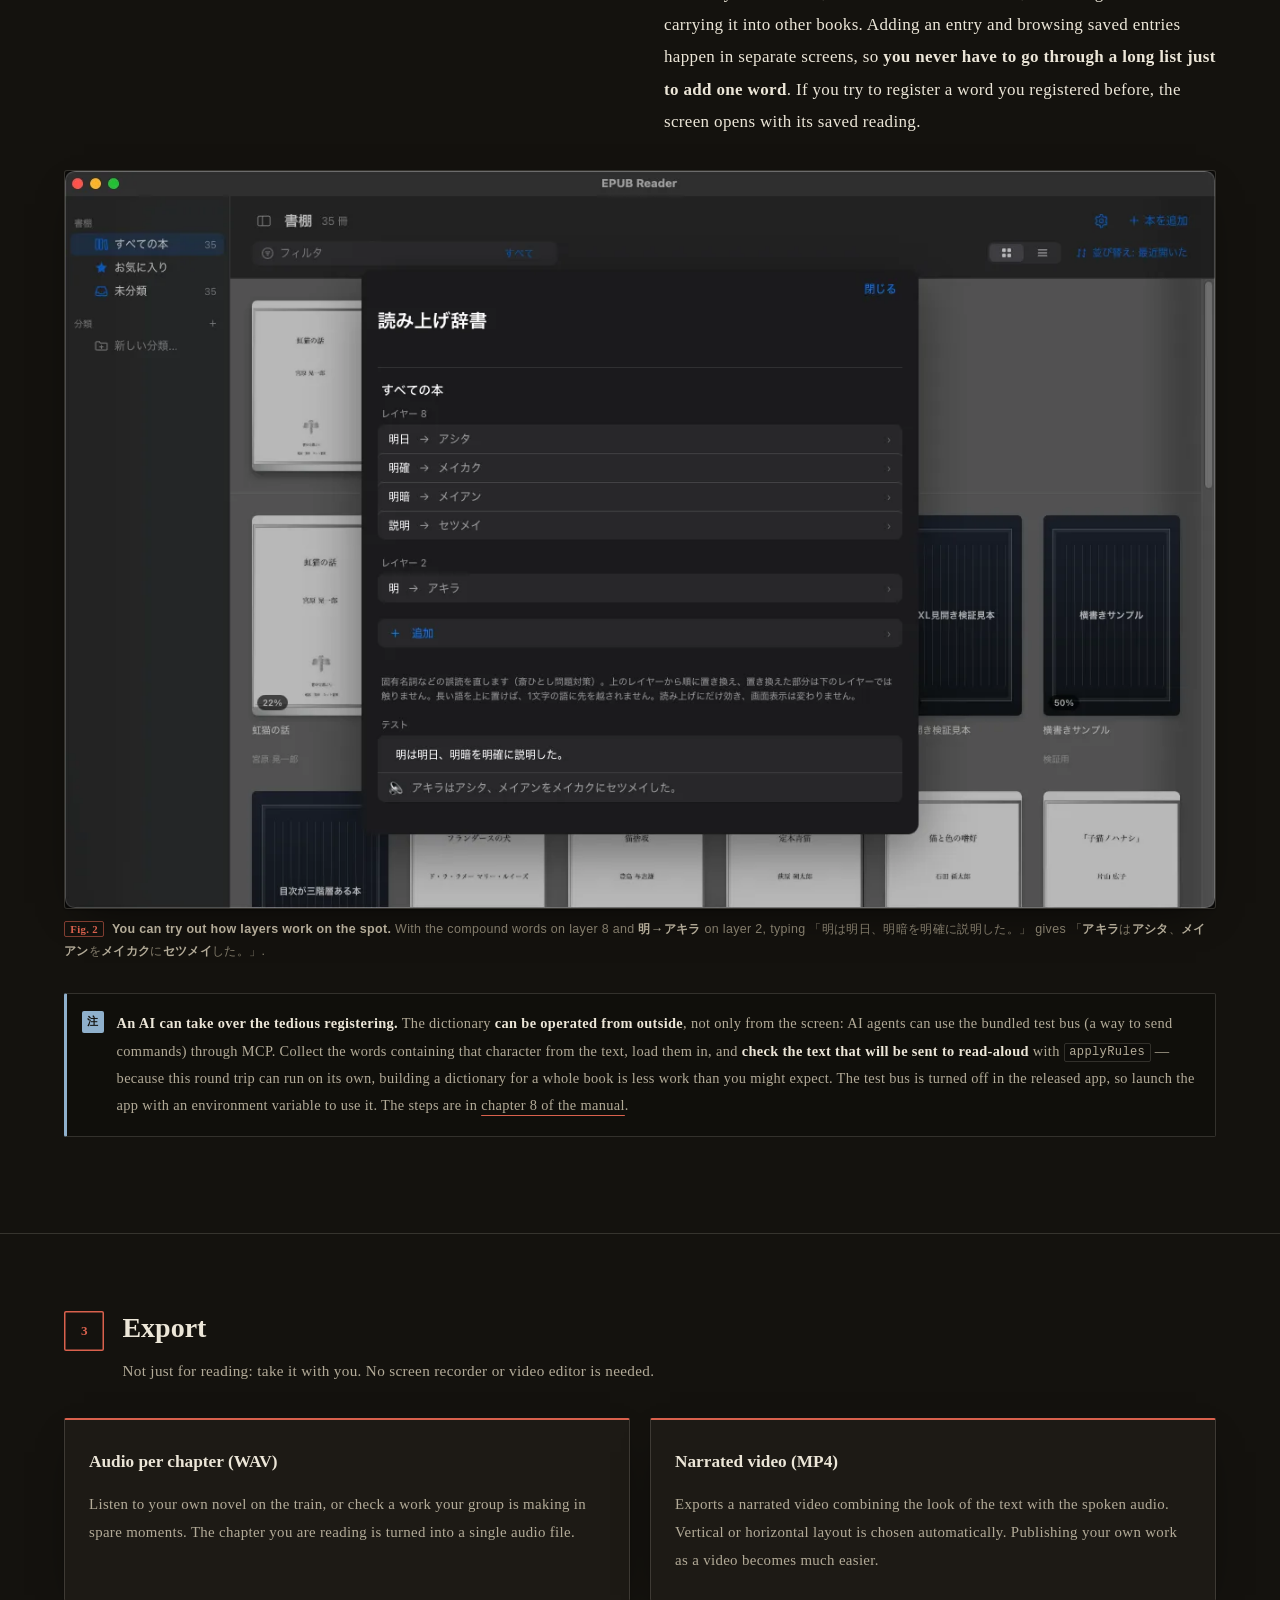
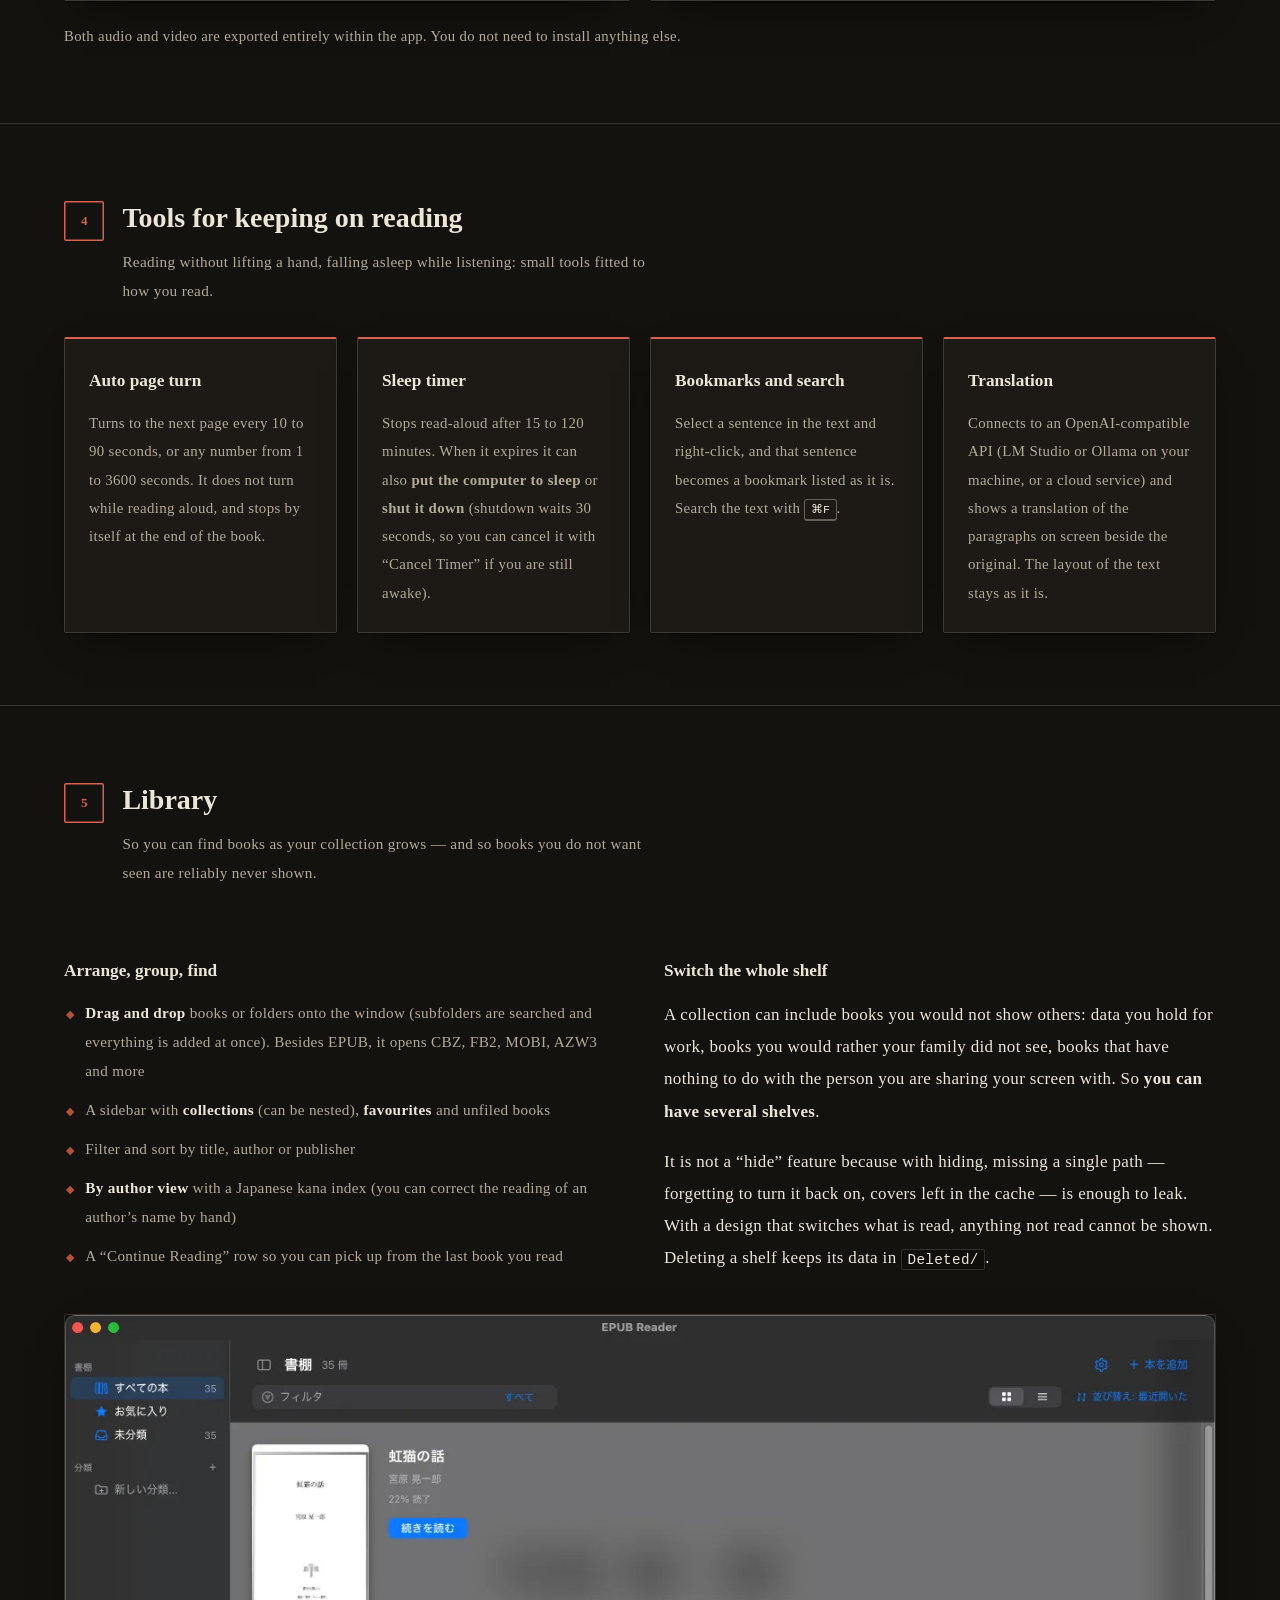
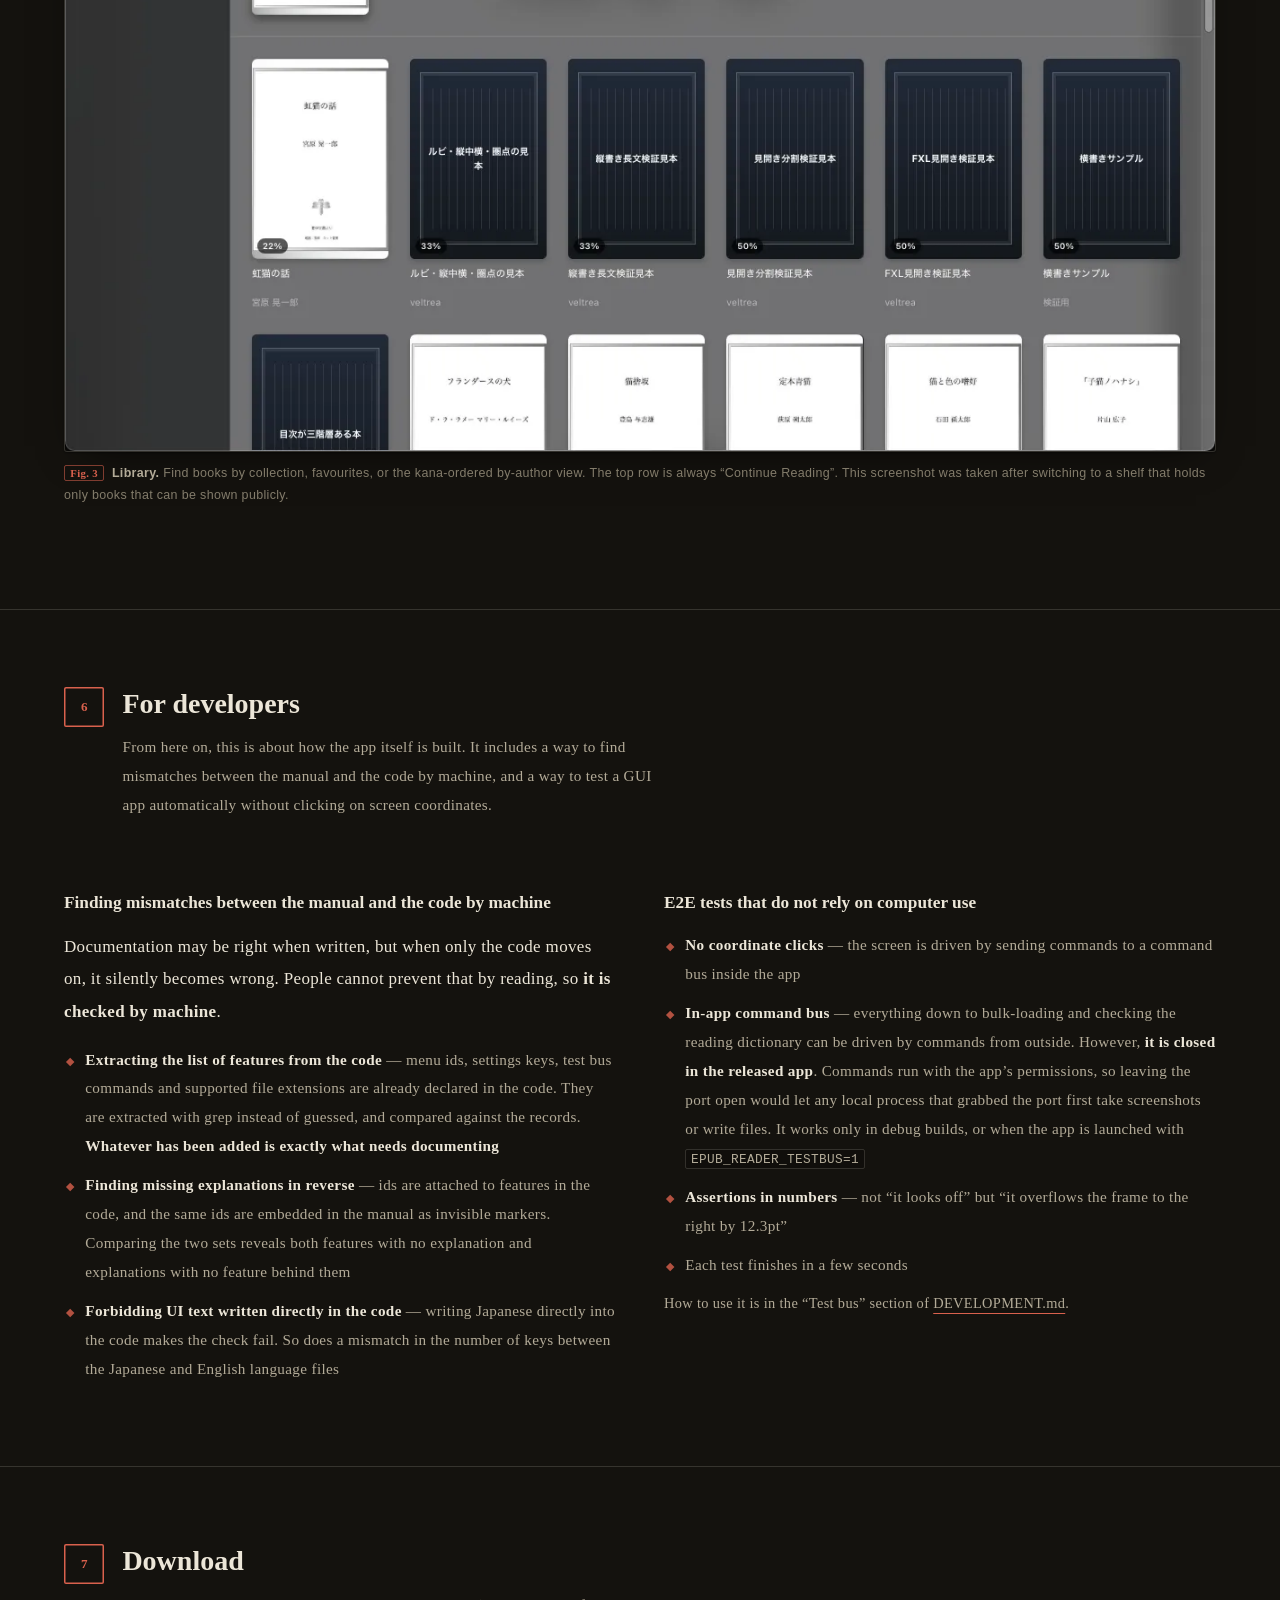
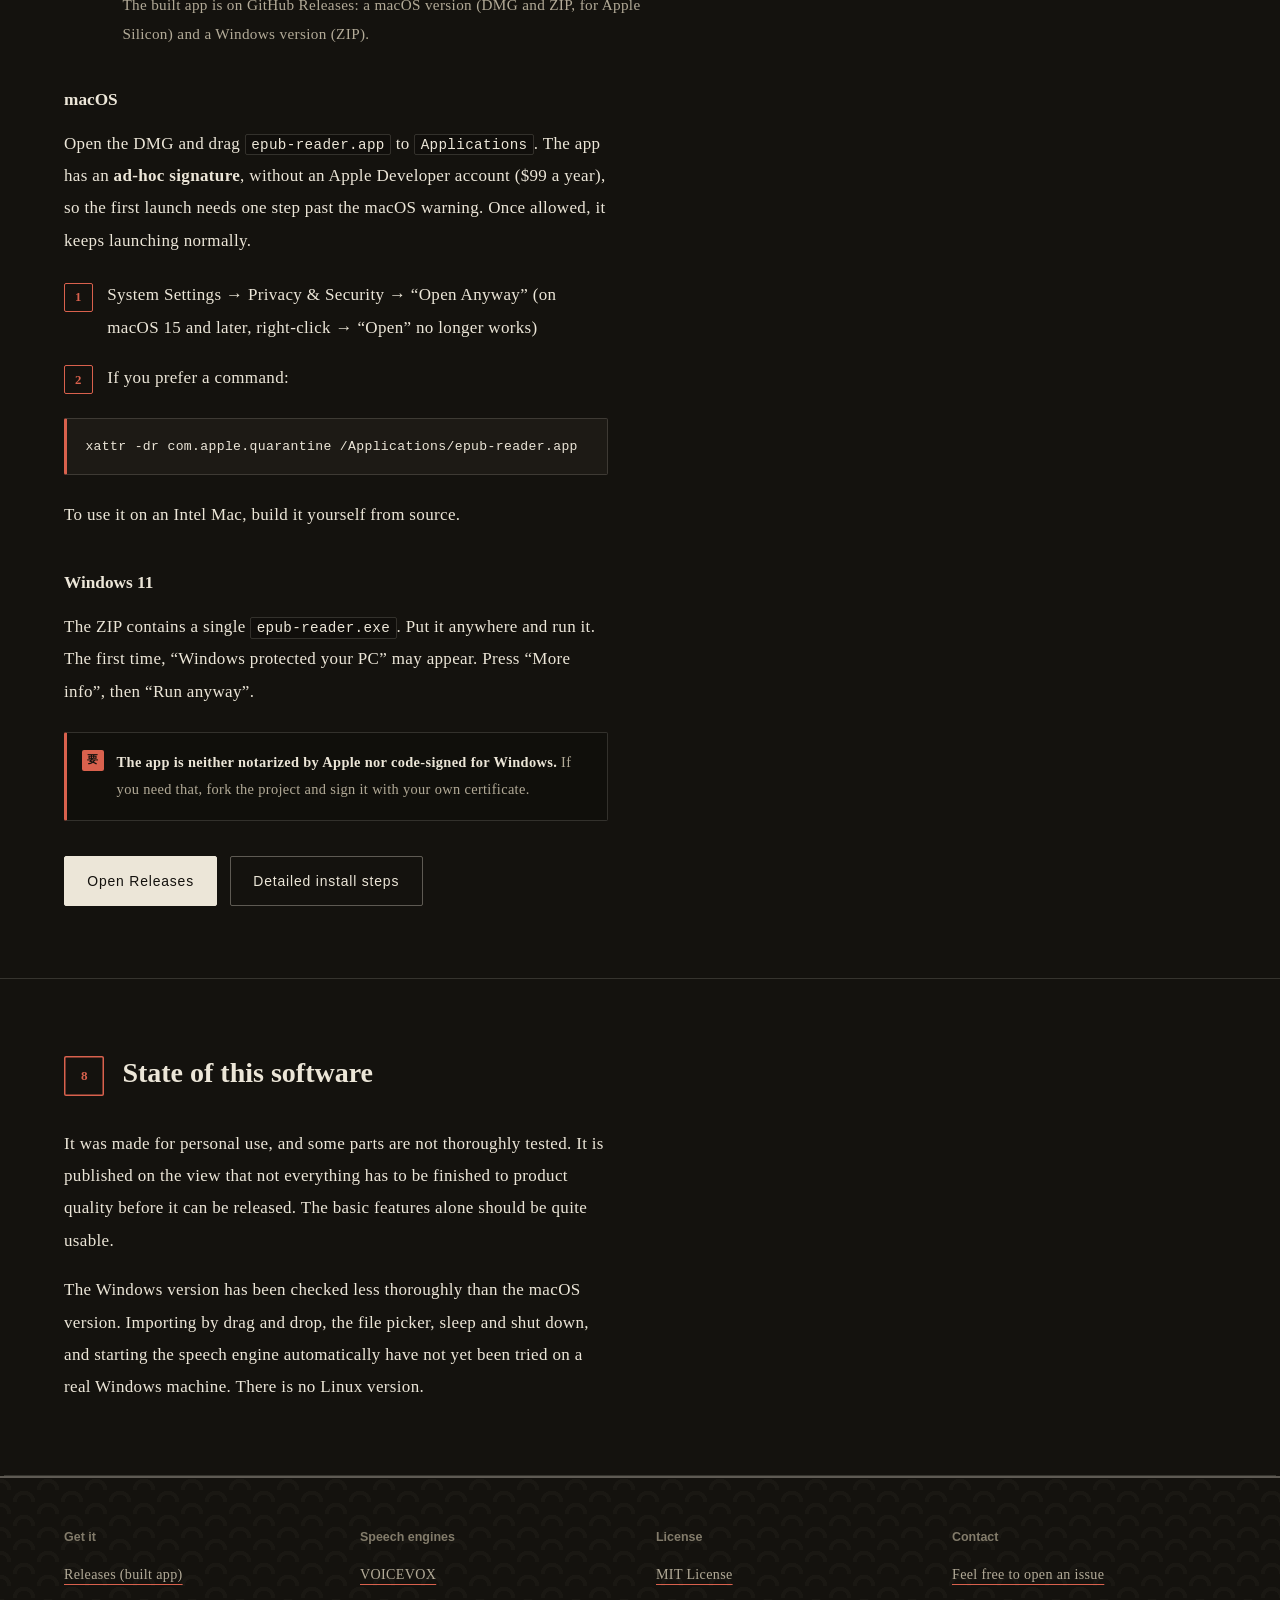
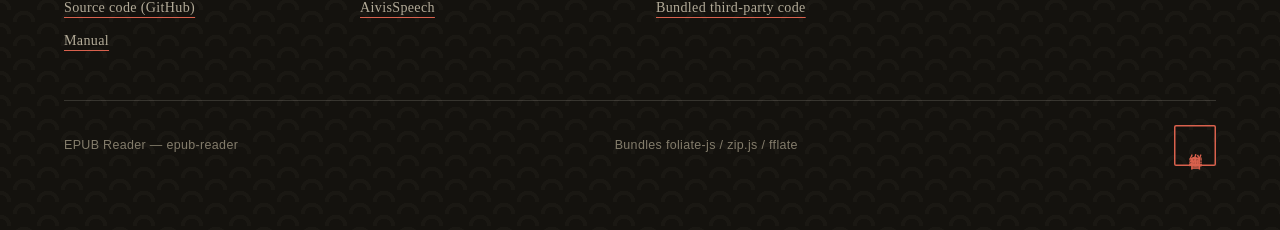
<file: docs/manual/en/index.html>
<!DOCTYPE html>
<html lang="en">
<head>
<meta charset="utf-8">
<meta name="viewport" content="width=device-width, initial-scale=1">
<title>EPUB Reader (epub-reader) — Japanese books that simply read well</title>
<meta name="description" content="A macOS and Windows reader that shows Japanese vertical EPUBs in a state that simply reads well, and reads them aloud with VOICEVOX / AivisSpeech. It also exports each chapter as audio and as a narrated video.">
<meta property="og:title" content="EPUB Reader (epub-reader)">
<meta property="og:description" content="An EPUB reader for macOS and Windows that puts “displays without trouble” ahead of strict correctness. Read-aloud, audio export and narrated video included.">
<meta property="og:type" content="website">
<link rel="alternate" hreflang="ja" href="../">
<link rel="alternate" hreflang="en" href="./">
<link rel="stylesheet" href="../assets/site.css">
</head>
<body>

<a class="skip-link" href="#main">Skip to content</a>

<header class="masthead">
  <div class="wrap masthead__inner">
    <a class="brand" href="./">
      <span class="brand__mark" lang="ja">縦</span>
      <span class="brand__name">EPUB Reader</span>
      <span class="brand__latin">epub-reader</span>
    </a>
    <nav class="navlinks" aria-label="Site">
      <a href="#features" class="is-optional">Features</a>
      <a href="#download" class="is-optional">Download</a>
      <a href="manual.html">Manual</a>
      <a href="https://github.com/veltrea/epub-reader-js" class="is-optional">GitHub</a>
      <a href="../" hreflang="ja" lang="ja">日本語</a>
      <a href="https://github.com/veltrea/epub-reader-js/releases" class="navlinks__cta">Download</a>
    </nav>
  </div>
</header>

<main id="main">

  <!-- Hero -->
  <div class="hero wrap">
    <div class="hero__grid">
      <div>
        <p class="hero__eyebrow rise">EPUB reader for macOS and Windows</p>
        <h1 class="rise">Not strict correctness,<br>but <span class="accent">books that simply read well</span>.</h1>
        <p class="hero__lede rise">
          Japanese vertical EPUBs have long been made with few reference implementations to check against.
          This reader quietly absorbs rough markup and brings the book to a readable form,
          yet shows exactly what the book specifies when you want to know. Read-aloud, audio export, narrated video and translation are all included.
        </p>
        <div class="actions rise">
          <a class="btn" href="https://github.com/veltrea/epub-reader-js/releases">Download (Releases)</a>
          <a class="btn btn--ghost" href="manual.html">Read the manual</a>
        </div>
        <p class="hero__meta rise">
          <span>macOS (Apple Silicon)</span><span>Windows 11</span><span>MIT License</span><span>Version 1.0.0</span>
        </p>
      </div>

      <!-- Set vertically for real, in Japanese. The highlighted line stands for the sentence being read aloud. -->
      <div class="tategaki" lang="ja" aria-hidden="true">
        　本を開くと、右から左へ。<br>
        　表紙は面いっぱいに。<br>
        　<b>読んでいる行だけが光る。</b><br>
        　文字の大きさは、その日の眼に。<br>
        　読み終えたら、パソコンごと眠る。
      </div>
    </div>
  </div>

  <!-- Two render modes -->
  <section id="modes" class="reveal">
    <div class="wrap">
      <div class="sec-head">
        <div class="sec-num">1</div>
        <div>
          <h2>Two render modes</h2>
          <p>Some days you want the book’s rough edges smoothed over so you can read; other days you want to see those rough edges. One app switches between both.</p>
        </div>
      </div>

      <div class="cards">
        <article class="card">
          <span class="card__tag">Default</span>
          <h3>Reading-friendly (friendly)</h3>
          <p>Absorbs rough markup on the EPUB side and brings the book close to how it is expected to look.</p>
          <ul class="feature-list">
            <li>Fits images inside the frame</li>
            <li>Restores the proportions of SVG covers squashed by <code>preserveAspectRatio="none"</code></li>
            <li>Fixes misaligned hanging indents</li>
            <li>Rescues table-of-contents entries whose links are broken</li>
          </ul>
        </article>

        <article class="card">
          <span class="card__tag">The other</span>
          <h3>As authored (raw)</h3>
          <p>Turns the corrections above off and shows what the engine draws from exactly what the EPUB specifies. Distorted covers and markup that has no effect appear as they are.</p>
          <ul class="feature-list">
            <li>Check the book without corrections</li>
            <li>Colours, text size, line spacing and custom CSS still apply in raw (they are reading settings, not an interpretation of the EPUB)</li>
          </ul>
        </article>
      </div>

      <figure style="margin-top:2rem">
        <a href="../assets/img/reader-text.webp" title="Open at full size"><img src="../assets/img/reader-text.webp" width="1280" height="820" loading="lazy"
             alt="The reader, with vertical text flowing from right to left"></a>
        <figcaption><b>While you read, the screen shows only the text.</b> The toolbars appear only when you move the mouse to the top or bottom edge. Ruby and tate-chū-yoko (short horizontal runs inside vertical text) are set as they are.</figcaption>
      </figure>

      <p style="margin-top:1.4rem;color:var(--ink-soft);font-size:.92rem">
        In both modes, a book that says it is vertical but ends up laid out horizontally is set vertically, and image-only pages such as covers and frontispieces are enlarged to fill the screen.
      </p>

      <div class="note">
        <strong>As a preview you can hand to writers.</strong>
        For writers who are not familiar with EPUB technology, even the position of a single page break can be a worry.
        A tool that lets you say “this is a preview; the final look varies by platform” makes the conversation much easier.
      </div>
    </div>
  </section>

  <!-- Read aloud -->
  <section id="features" class="reveal">
    <div class="wrap">
      <div class="sec-head">
        <div class="sec-num">2</div>
        <div>
          <h2>Read aloud</h2>
          <p>The best way to check a manuscript turned out to be pairing it with text-to-speech. That is why read-aloud has had a lot of work.</p>
        </div>
      </div>

      <div class="split">
        <div>
          <h3>High-quality voices, from any position</h3>
          <ul class="feature-list">
            <li>Synthesized speech with <strong>VOICEVOX / AivisSpeech</strong>. If the engine is not running, the app tries to start it</li>
            <li>Adjust the voice, the speed and the <strong>length of pauses</strong> at line breaks and punctuation</li>
            <li>Start reading from wherever you <strong>double-click</strong> in the text</li>
            <li><kbd>Space</kbd> plays and pauses; <kbd>Enter</kbd> / <kbd>Esc</kbd> stops</li>
            <li>Pages turn along with the speech; the sentence being read is highlighted, and the part already spoken fills in karaoke style</li>
          </ul>
        </div>

        <div>
          <h3>A reading dictionary with layer priorities</h3>
          <p>
            In Japanese TTS, the fact that <strong>short words are matched first</strong> causes trouble.
            Register a character named 明 to be read <strong>Akira</strong>,
            and 明日 (tomorrow), 明確 (clear), 明暗 (light and dark) and 説明 (explanation) all turn into Akira as well.
          </p>
          <p>
            The speech engines’ user dictionaries have no way to prevent this,
            so the app has its own reading dictionary in which each word has a <strong>priority (layers 1 to 10)</strong>.
            Replacements go from the highest layer down, and parts already replaced are left alone by lower layers.
            Put <strong>the name on a low layer and the compound words that appear in that book on a high layer</strong>,
            and the compound words are settled first, so only a standalone 明 is read differently.
            Regular expressions (patterns such as <code>第(\d+)話</code>) are supported too.
          </p>
          <p>
            The dictionary is split into <strong>“All books” and “This book only”</strong>.
            A reading used only in one work, such as a character’s name, can be registered without carrying it into other books.
            Adding an entry and browsing saved entries happen in separate screens, so <strong>you never have to go through a long list just to add one word</strong>.
            If you try to register a word you registered before, the screen opens with its saved reading.
          </p>
        </div>
      </div>

      <figure style="margin-top:2rem">
        <a href="../assets/img/dictionary-list.webp" title="Open at full size"><img src="../assets/img/dictionary-list.webp" width="1280" height="820" loading="lazy"
             alt="The reading dictionary, with 明日, 明確, 明暗 and 説明 on layer 8, 明 on layer 2, and the converted text in the test box"></a>
        <figcaption><b>You can try out how layers work on the spot.</b> With the compound words on layer 8 and <b>明→アキラ</b> on layer 2, typing 「明は明日、明暗を明確に説明した。」 gives 「<b>アキラ</b>は<b>アシタ</b>、<b>メイアン</b>を<b>メイカク</b>に<b>セツメイ</b>した。」.</figcaption>
      </figure>

      <div class="note">
        <strong>An AI can take over the tedious registering.</strong>
        The dictionary <strong>can be operated from outside</strong>, not only from the screen:
        AI agents can use the bundled test bus (a way to send commands) through MCP. Collect the words containing that character from the text, load them in,
        and <strong>check the text that will be sent to read-aloud</strong> with <code>applyRules</code> —
        because this round trip can run on its own, building a dictionary for a whole book is less work than you might expect.
        The test bus is turned off in the released app, so launch the app with an environment variable to use it.
        The steps are in <a href="manual.html#dictionary">chapter 8 of the manual</a>.
      </div>
    </div>
  </section>

  <!-- Export -->
  <section id="export" class="reveal">
    <div class="wrap">
      <div class="sec-head">
        <div class="sec-num">3</div>
        <div>
          <h2>Export</h2>
          <p>Not just for reading: take it with you. No screen recorder or video editor is needed.</p>
        </div>
      </div>

      <div class="cards">
        <article class="card">
          <h3>Audio per chapter (WAV)</h3>
          <p>
            Listen to your own novel on the train, or check a work your group is making in spare moments.
            The chapter you are reading is turned into a single audio file.
          </p>
        </article>
        <article class="card">
          <h3>Narrated video (MP4)</h3>
          <p>
            Exports a narrated video combining the look of the text with the spoken audio. Vertical or horizontal layout is chosen automatically.
            Publishing your own work as a video becomes much easier.
          </p>
        </article>
      </div>
      <p style="margin-top:1.4rem;color:var(--ink-soft);font-size:.92rem">
        Both audio and video are exported entirely within the app. You do not need to install anything else.
      </p>
    </div>
  </section>

  <!-- Tools for reading -->
  <section id="reading" class="reveal">
    <div class="wrap">
      <div class="sec-head">
        <div class="sec-num">4</div>
        <div>
          <h2>Tools for keeping on reading</h2>
          <p>Reading without lifting a hand, falling asleep while listening: small tools fitted to how you read.</p>
        </div>
      </div>

      <div class="cards">
        <article class="card">
          <h3>Auto page turn</h3>
          <p>Turns to the next page every 10 to 90 seconds, or any number from 1 to 3600 seconds. It does not turn while reading aloud, and stops by itself at the end of the book.</p>
        </article>
        <article class="card">
          <h3>Sleep timer</h3>
          <p>Stops read-aloud after 15 to 120 minutes. When it expires it can also <strong>put the computer to sleep</strong> or <strong>shut it down</strong> (shutdown waits 30 seconds, so you can cancel it with “Cancel Timer” if you are still awake).</p>
        </article>
        <article class="card">
          <h3>Bookmarks and search</h3>
          <p>Select a sentence in the text and right-click, and that sentence becomes a bookmark listed as it is. Search the text with <kbd>⌘F</kbd>.</p>
        </article>
        <article class="card">
          <h3>Translation</h3>
          <p>Connects to an OpenAI-compatible API (LM Studio or Ollama on your machine, or a cloud service) and shows a translation of the paragraphs on screen beside the original. The layout of the text stays as it is.</p>
        </article>
      </div>
    </div>
  </section>

  <!-- Library -->
  <section id="shelf" class="reveal">
    <div class="wrap">
      <div class="sec-head">
        <div class="sec-num">5</div>
        <div>
          <h2>Library</h2>
          <p>So you can find books as your collection grows — and so books you do not want seen are reliably never shown.</p>
        </div>
      </div>

      <div class="split">
        <div>
          <h3>Arrange, group, find</h3>
          <ul class="feature-list">
            <li><strong>Drag and drop</strong> books or folders onto the window (subfolders are searched and everything is added at once). Besides EPUB, it opens CBZ, FB2, MOBI, AZW3 and more</li>
            <li>A sidebar with <strong>collections</strong> (can be nested), <strong>favourites</strong> and unfiled books</li>
            <li>Filter and sort by title, author or publisher</li>
            <li><strong>By author view</strong> with a Japanese kana index (you can correct the reading of an author’s name by hand)</li>
            <li>A “Continue Reading” row so you can pick up from the last book you read</li>
          </ul>
        </div>

        <div>
          <h3>Switch the whole shelf</h3>
          <p>
            A collection can include books you would not show others: data you hold for work, books you would rather your family did not see, books that have nothing to do with the person you are sharing your screen with.
            So <strong>you can have several shelves</strong>.
          </p>
          <p>
            It is not a “hide” feature because with hiding, missing a single path — forgetting to turn it back on, covers left in the cache — is enough to leak.
            With a design that switches what is read, anything not read cannot be shown. Deleting a shelf keeps its data in <code>Deleted/</code>.
          </p>
        </div>
      </div>

      <figure style="margin-top:2rem">
        <a href="../assets/img/shelf-grid.webp" title="Open at full size"><img src="../assets/img/shelf-grid.webp" width="1280" height="820" loading="lazy"
             alt="The library with covers in a grid, a sidebar on the left and a Continue Reading row at the top"></a>
        <figcaption><b>Library.</b> Find books by collection, favourites, or the kana-ordered by-author view. The top row is always “Continue Reading”. This screenshot was taken after switching to a shelf that holds only books that can be shown publicly.</figcaption>
      </figure>
    </div>
  </section>

  <!-- For developers -->
  <section id="developer" class="reveal">
    <div class="wrap">
      <div class="sec-head">
        <div class="sec-num">6</div>
        <div>
          <h2>For developers</h2>
          <p>From here on, this is about how the app itself is built. It includes a way to find mismatches between the manual and the code by machine, and a way to test a GUI app automatically without clicking on screen coordinates.</p>
        </div>
      </div>

      <div class="split">
        <div>
          <h3>Finding mismatches between the manual and the code by machine</h3>
          <p>
            Documentation may be right when written, but when only the code moves on, it silently becomes wrong.
            People cannot prevent that by reading, so <strong>it is checked by machine</strong>.
          </p>
          <ul class="feature-list">
            <li><strong>Extracting the list of features from the code</strong> — menu ids, settings keys, test bus commands and supported file extensions
              are already declared in the code. They are extracted with grep instead of guessed, and compared against the records.
              <strong>Whatever has been added is exactly what needs documenting</strong></li>
            <li><strong>Finding missing explanations in reverse</strong> — ids are attached to features in the code, and the same ids are embedded
              in the manual as invisible markers. Comparing the two sets reveals both features with no explanation
              and explanations with no feature behind them</li>
            <li><strong>Forbidding UI text written directly in the code</strong> — writing Japanese directly into the code makes the check fail.
              So does a mismatch in the number of keys between the Japanese and English language files</li>
          </ul>
        </div>
        <div>
          <h3>E2E tests that do not rely on computer use</h3>
          <ul class="feature-list">
            <li><strong>No coordinate clicks</strong> — the screen is driven by sending commands to a command bus inside the app</li>
            <li><strong>In-app command bus</strong> — everything down to bulk-loading and checking the reading dictionary can be driven by commands from outside.
              However, <strong>it is closed in the released app</strong>. Commands run with the app’s permissions,
              so leaving the port open would let any local process that grabbed the port first
              take screenshots or write files.
              It works only in debug builds, or when the app is launched with <code>EPUB_READER_TESTBUS=1</code></li>
            <li><strong>Assertions in numbers</strong> — not “it looks off” but “it overflows the frame to the right by 12.3pt”</li>
            <li>Each test finishes in a few seconds</li>
          </ul>
          <p style="font-size:.9rem;color:var(--ink-soft)">
            How to use it is in the “Test bus” section of <a href="https://github.com/veltrea/epub-reader-js/blob/main/docs/DEVELOPMENT.md">DEVELOPMENT.md</a>.
          </p>
        </div>
      </div>
    </div>
  </section>

  <!-- Download -->
  <section id="download" class="reveal">
    <div class="wrap">
      <div class="sec-head">
        <div class="sec-num">7</div>
        <div>
          <h2>Download</h2>
          <p>The built app is on GitHub Releases: a macOS version (DMG and ZIP, for Apple Silicon) and a Windows version (ZIP).</p>
        </div>
      </div>

      <div class="prose">
        <h3>macOS</h3>
        <p>
          Open the DMG and drag <code>epub-reader.app</code> to <code>Applications</code>.
          The app has an <strong>ad-hoc signature</strong>, without an Apple Developer account ($99 a year), so the first launch needs one step past the macOS warning.
          Once allowed, it keeps launching normally.
        </p>
        <ol class="steps">
          <li>System Settings → Privacy &amp; Security → “Open Anyway” (on macOS 15 and later, right-click → “Open” no longer works)</li>
          <li>If you prefer a command:</li>
        </ol>
<pre><code>xattr -dr com.apple.quarantine /Applications/epub-reader.app</code></pre>
        <p>To use it on an Intel Mac, build it yourself from source.</p>
        <h3>Windows 11</h3>
        <p>
          The ZIP contains a single <code>epub-reader.exe</code>. Put it anywhere and run it.
          The first time, “Windows protected your PC” may appear. Press “More info”, then “Run anyway”.
        </p>
        <div class="note note--warn">
          <strong>The app is neither notarized by Apple nor code-signed for Windows.</strong>
          If you need that, fork the project and sign it with your own certificate.
        </div>
        <div class="actions">
          <a class="btn" href="https://github.com/veltrea/epub-reader-js/releases">Open Releases</a>
          <a class="btn btn--ghost" href="manual.html#install">Detailed install steps</a>
        </div>
      </div>
    </div>
  </section>

  <!-- Status -->
  <section id="status" class="reveal">
    <div class="wrap">
      <div class="sec-head">
        <div class="sec-num">8</div>
        <div>
          <h2>State of this software</h2>
        </div>
      </div>
      <div class="prose">
        <p>
          It was made for personal use, and some parts are not thoroughly tested.
          It is published on the view that not everything has to be finished to product quality before it can be released.
          The basic features alone should be quite usable.
        </p>
        <p>
          The Windows version has been checked less thoroughly than the macOS version. Importing by drag and drop, the file picker, sleep and shut down, and starting the speech engine automatically have not yet been tried on a real Windows machine.
          There is no Linux version.
        </p>
      </div>
    </div>
  </section>

</main>

<footer class="colophon">
  <div class="wrap">
    <div class="colophon__grid">
      <div>
        <h3>Get it</h3>
        <ul>
          <li><a href="https://github.com/veltrea/epub-reader-js/releases">Releases (built app)</a></li>
          <li><a href="https://github.com/veltrea/epub-reader-js">Source code (GitHub)</a></li>
          <li><a href="manual.html">Manual</a></li>
        </ul>
      </div>
      <div>
        <h3>Speech engines</h3>
        <ul>
          <li><a href="https://voicevox.hiroshiba.jp/">VOICEVOX</a></li>
          <li><a href="https://aivis-project.com/">AivisSpeech</a></li>
        </ul>
      </div>
      <div>
        <h3>License</h3>
        <ul>
          <li><a href="https://github.com/veltrea/epub-reader-js/blob/main/LICENSE">MIT License</a></li>
          <li><a href="https://github.com/veltrea/epub-reader-js/blob/main/THIRD_PARTY_LICENSES.md">Bundled third-party code</a></li>
        </ul>
      </div>
      <div>
        <h3>Contact</h3>
        <ul>
          <li><a href="https://github.com/veltrea/epub-reader-js/issues">Feel free to open an issue</a></li>
        </ul>
      </div>
    </div>
    <div class="colophon__seal">
      <span>EPUB Reader — epub-reader</span>
      <span>Bundles foliate-js / zip.js / fflate</span>
    </div>
  </div>
</footer>

<script src="../assets/site.js"></script>
</body>
</html>
</file>
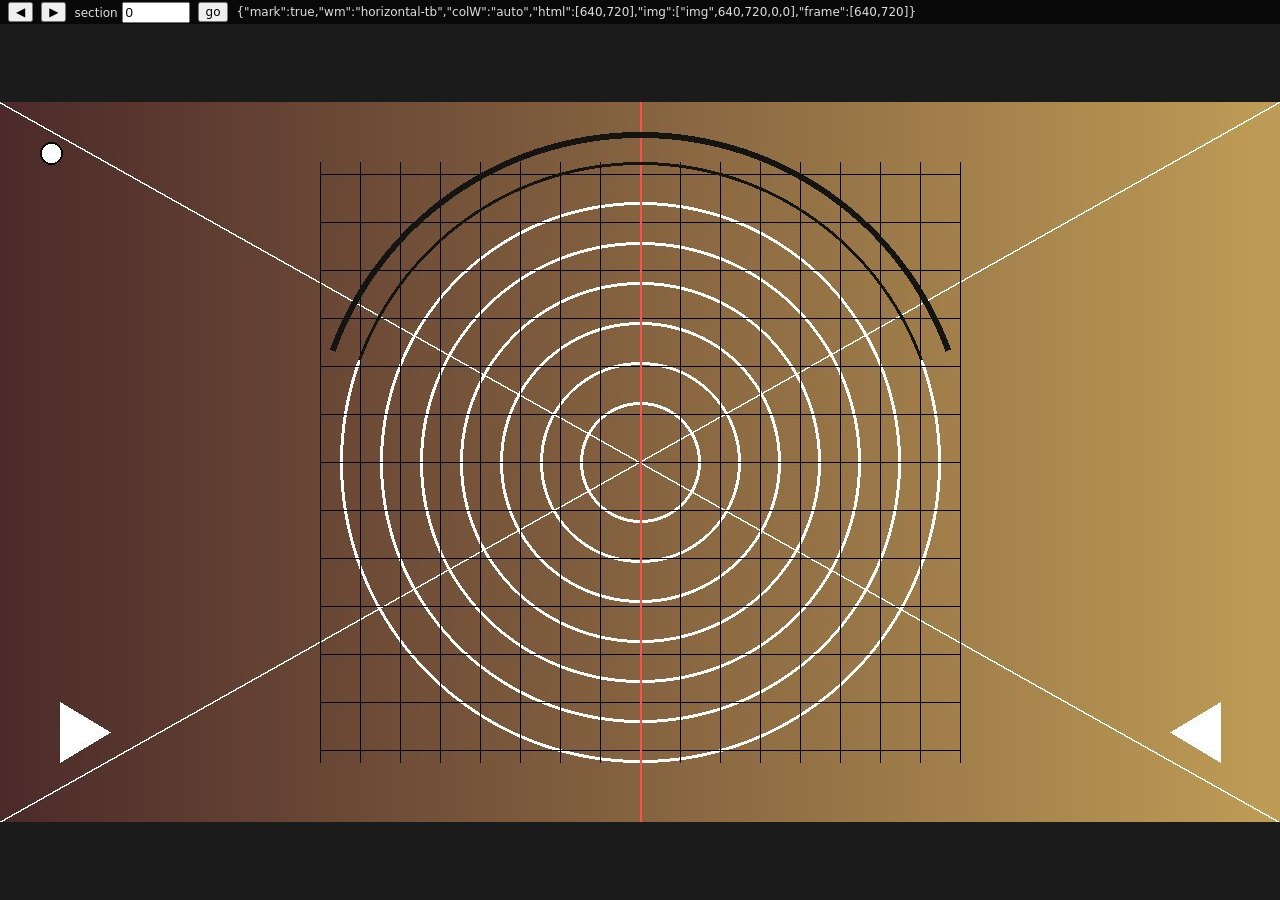
<file: tests/imgpage.html>
<!DOCTYPE html>
<html lang="ja">
<head>
<meta charset="utf-8">
<title>画像ページ検証ハーネス</title>
<style>
  html, body { margin: 0; height: 100%; background: #1b1b1c; color: #ddd; font: 12px system-ui; }
  #bar { position: fixed; z-index: 9; top: 0; left: 0; right: 0; height: 24px; display: flex; gap: 8px; align-items: center; padding: 0 8px; background: #000a; }
  #wrap { position: absolute; inset: 24px 0 0 0; }
  foliate-view { width: 100%; height: 100%; }
  button { font: inherit; }
</style>
</head>
<body>
<div id="bar">
  <button id="prev">◀</button><button id="next">▶</button>
  <label>section <input id="sec" type="number" value="0" style="width:60px"></label>
  <button id="go">go</button>
  <span id="info"></span>
</div>
<div id="wrap"></div>
<script type="module">
import { makeBook } from '../src/foliate-js/view.js';
import '../src/foliate-js/view.js';

const q = new URLSearchParams(location.search);
// ?book=... で任意の EPUB を指す(実書籍で見るときは test-books に置くか相対パスで)
const src = q.get('book') || '../test-books/split-photobook.epub';

const buf = await (await fetch(src)).arrayBuffer();
const file = new File([buf], 'book.epub');
const book = await makeBook(file);

const view = document.createElement('foliate-view');
document.getElementById('wrap').append(view);
view.addEventListener('load', ({ detail }) => {
  // app/reader.js onLoad と同じ判定
  const body = detail.doc.body;
  const text = (body?.textContent || '').replace(/\s/g, '');
  const imgs = body?.querySelectorAll('img, svg') || [];
  if (imgs.length === 1 && text.length < 8) body.setAttribute('data-image-page', '');
  else body?.removeAttribute('data-image-page');
});
await view.open(book);
view.renderer.setStyles?.(`
  html { font-size: 100% !important; }
  p, li, div, body { line-height: 1.8 !important; }
  img, svg { max-width: 100%; max-height: 100vh; height: auto; }
  html, body { background: #1b1b1c !important; color: #e5e2e3 !important; }
`);
await view.init({ showTextStart: true });

const info = document.getElementById('info');
const dump = () => {
  const c = view.renderer?.getContents?.()[0];
  const doc = c?.doc; if (!doc) return;
  const win = doc.defaultView, de = doc.documentElement;
  const el = doc.body.querySelector('img, svg');
  const r = el?.getBoundingClientRect();
  const cs = win.getComputedStyle(de);
  info.textContent = JSON.stringify({
    i: c.index, mark: doc.body.hasAttribute('data-image-page'),
    wm: cs.writingMode, colW: cs.columnWidth,
    html: [de.clientWidth, de.clientHeight],
    img: el ? [el.tagName, Math.round(r.width), Math.round(r.height), Math.round(r.x), Math.round(r.y)] : null,
    frame: [win.innerWidth, win.innerHeight],
  });
  window.__info = info.textContent;
};
view.addEventListener('relocate', () => setTimeout(dump, 60));
document.getElementById('prev').onclick = () => view.prev();
document.getElementById('next').onclick = () => view.next();
document.getElementById('go').onclick = async () => {
  await view.goTo(parseInt(document.getElementById('sec').value, 10));
  setTimeout(dump, 200);
};
window.__view = view; window.__dump = dump;
setTimeout(dump, 300);
</script>
</body>
</html>
</file>
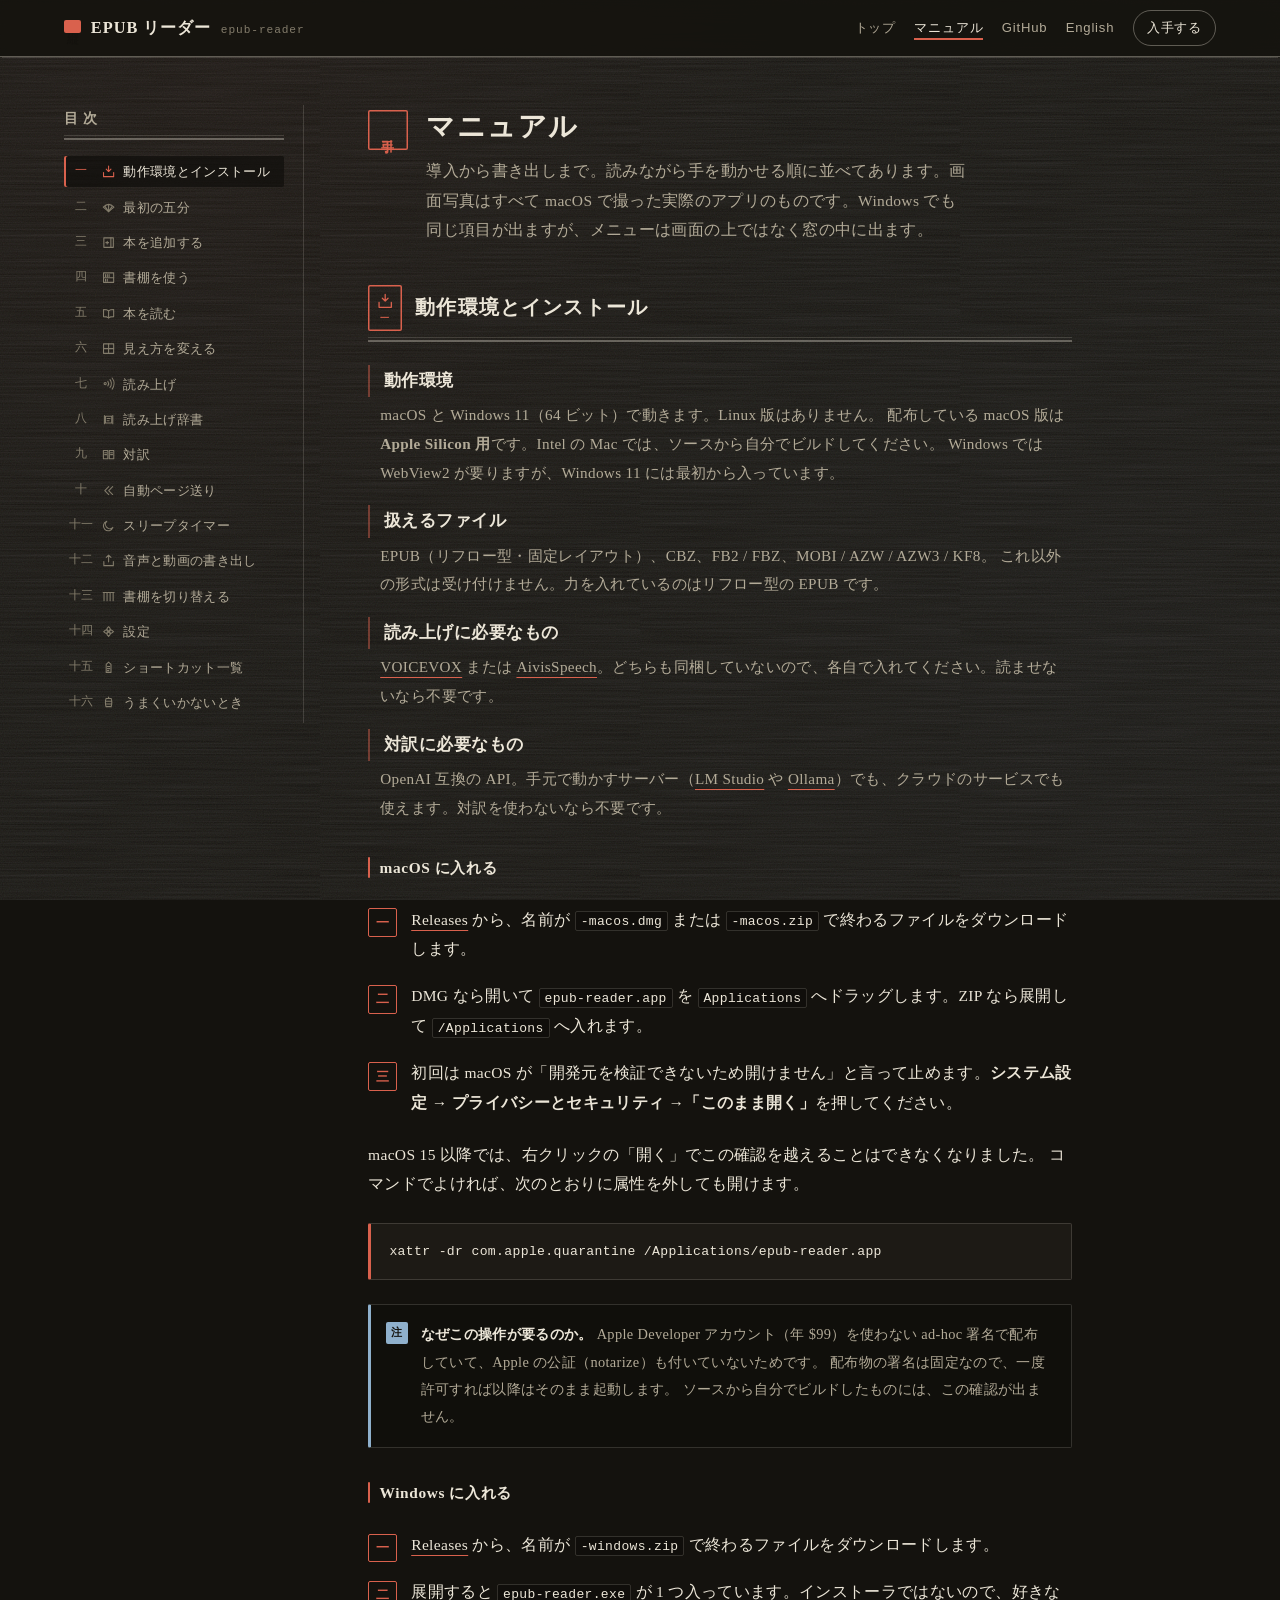
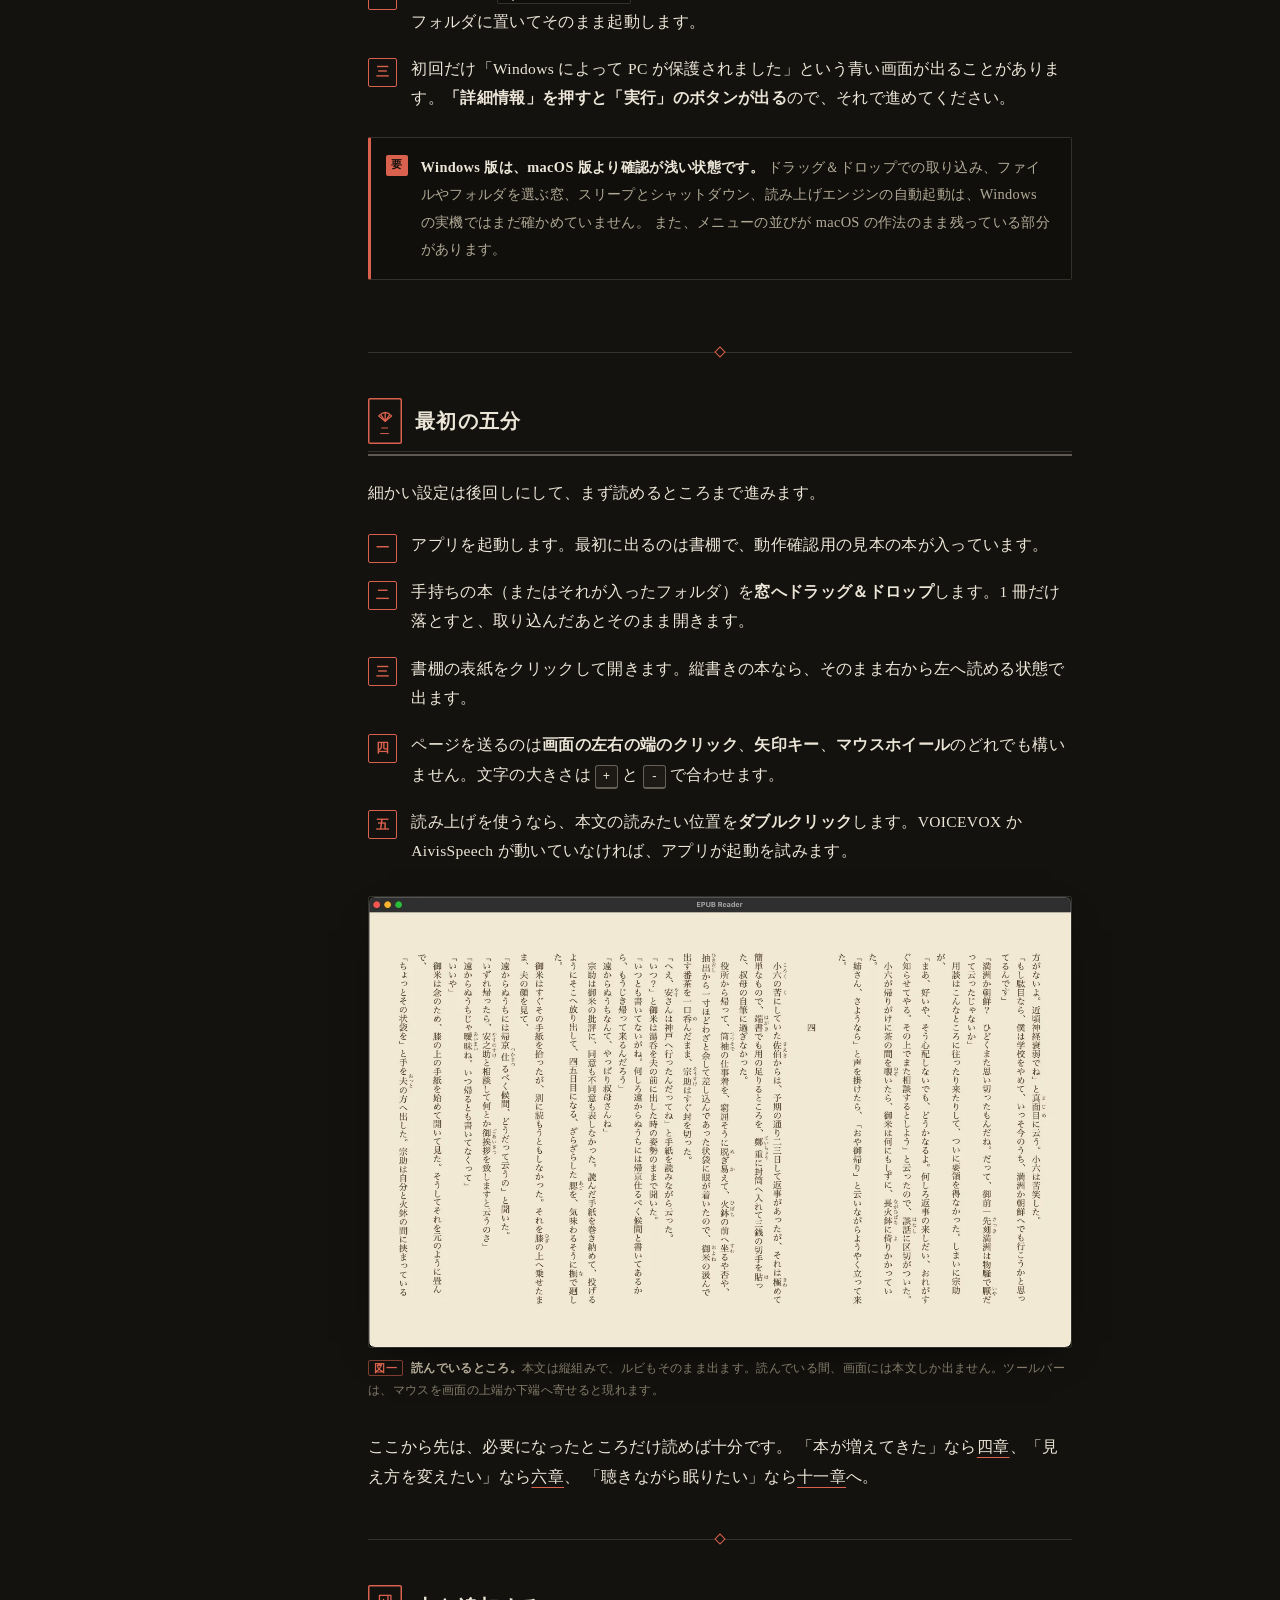
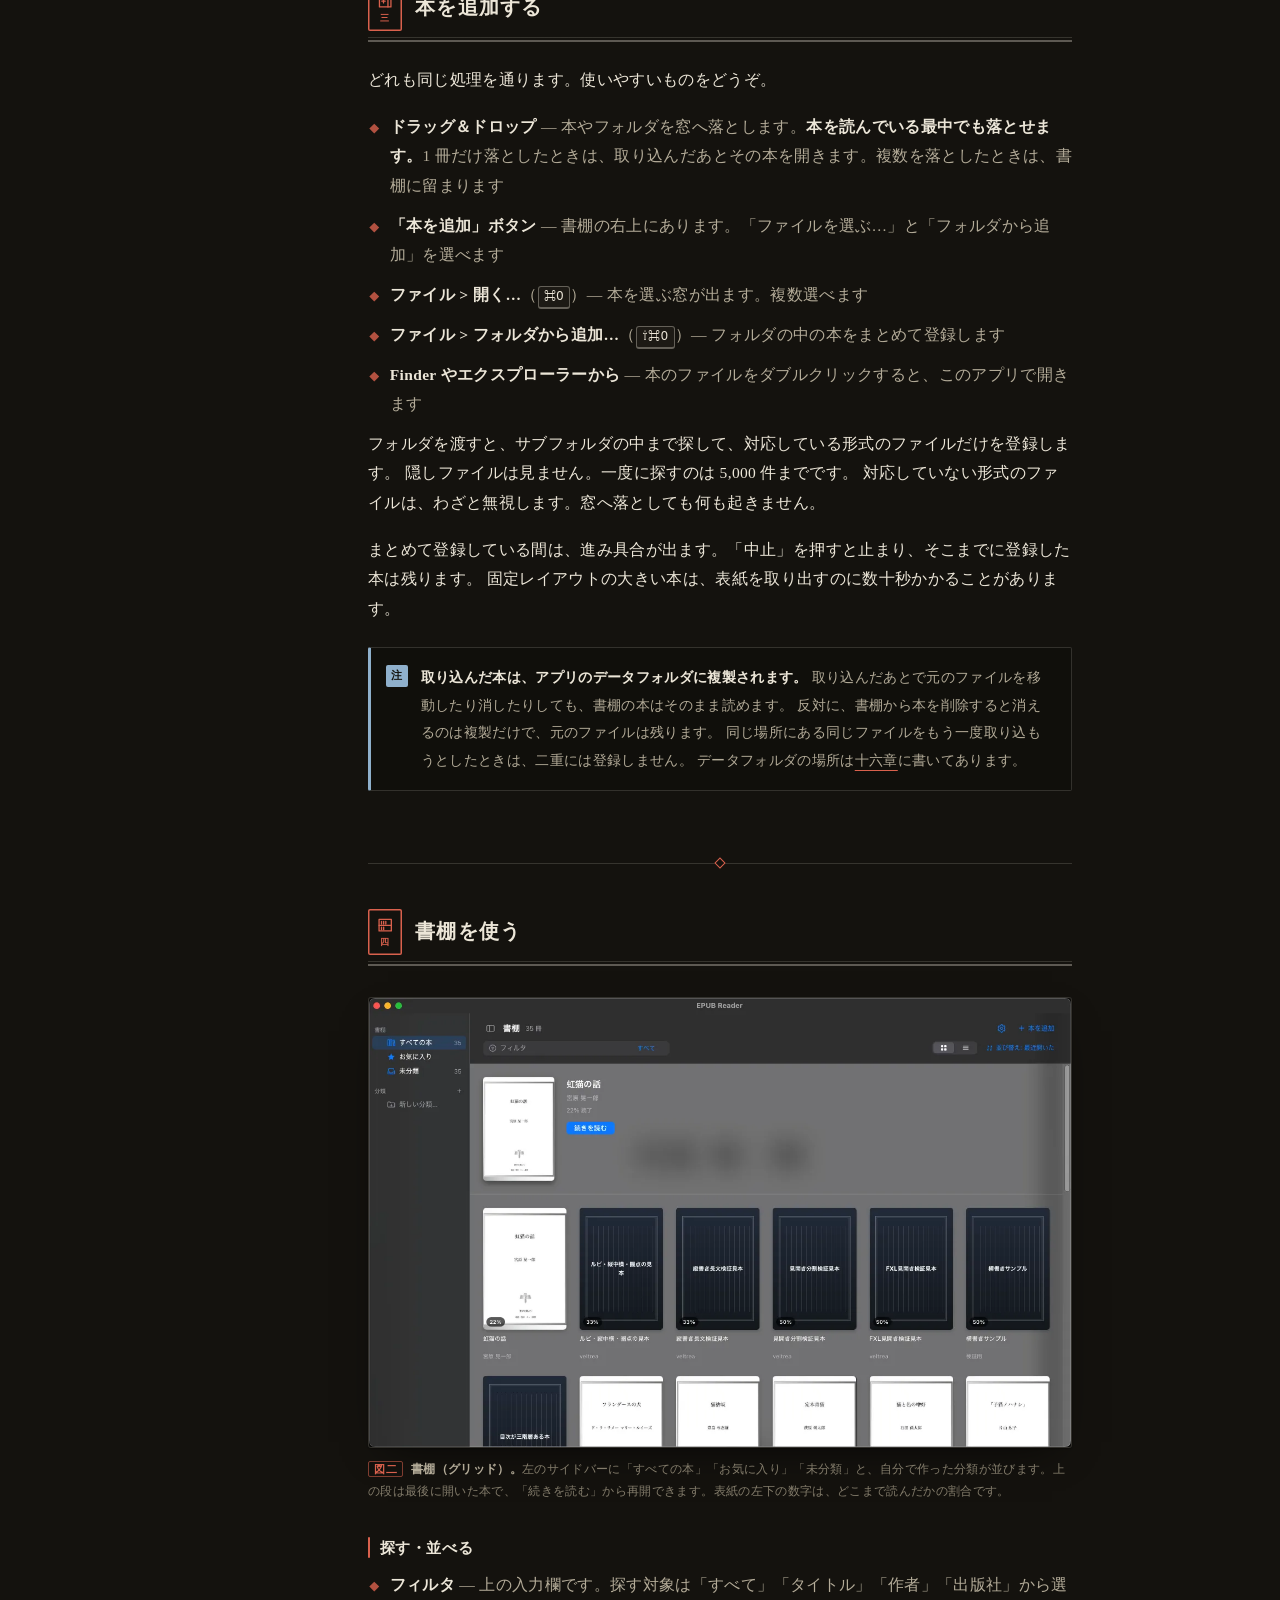
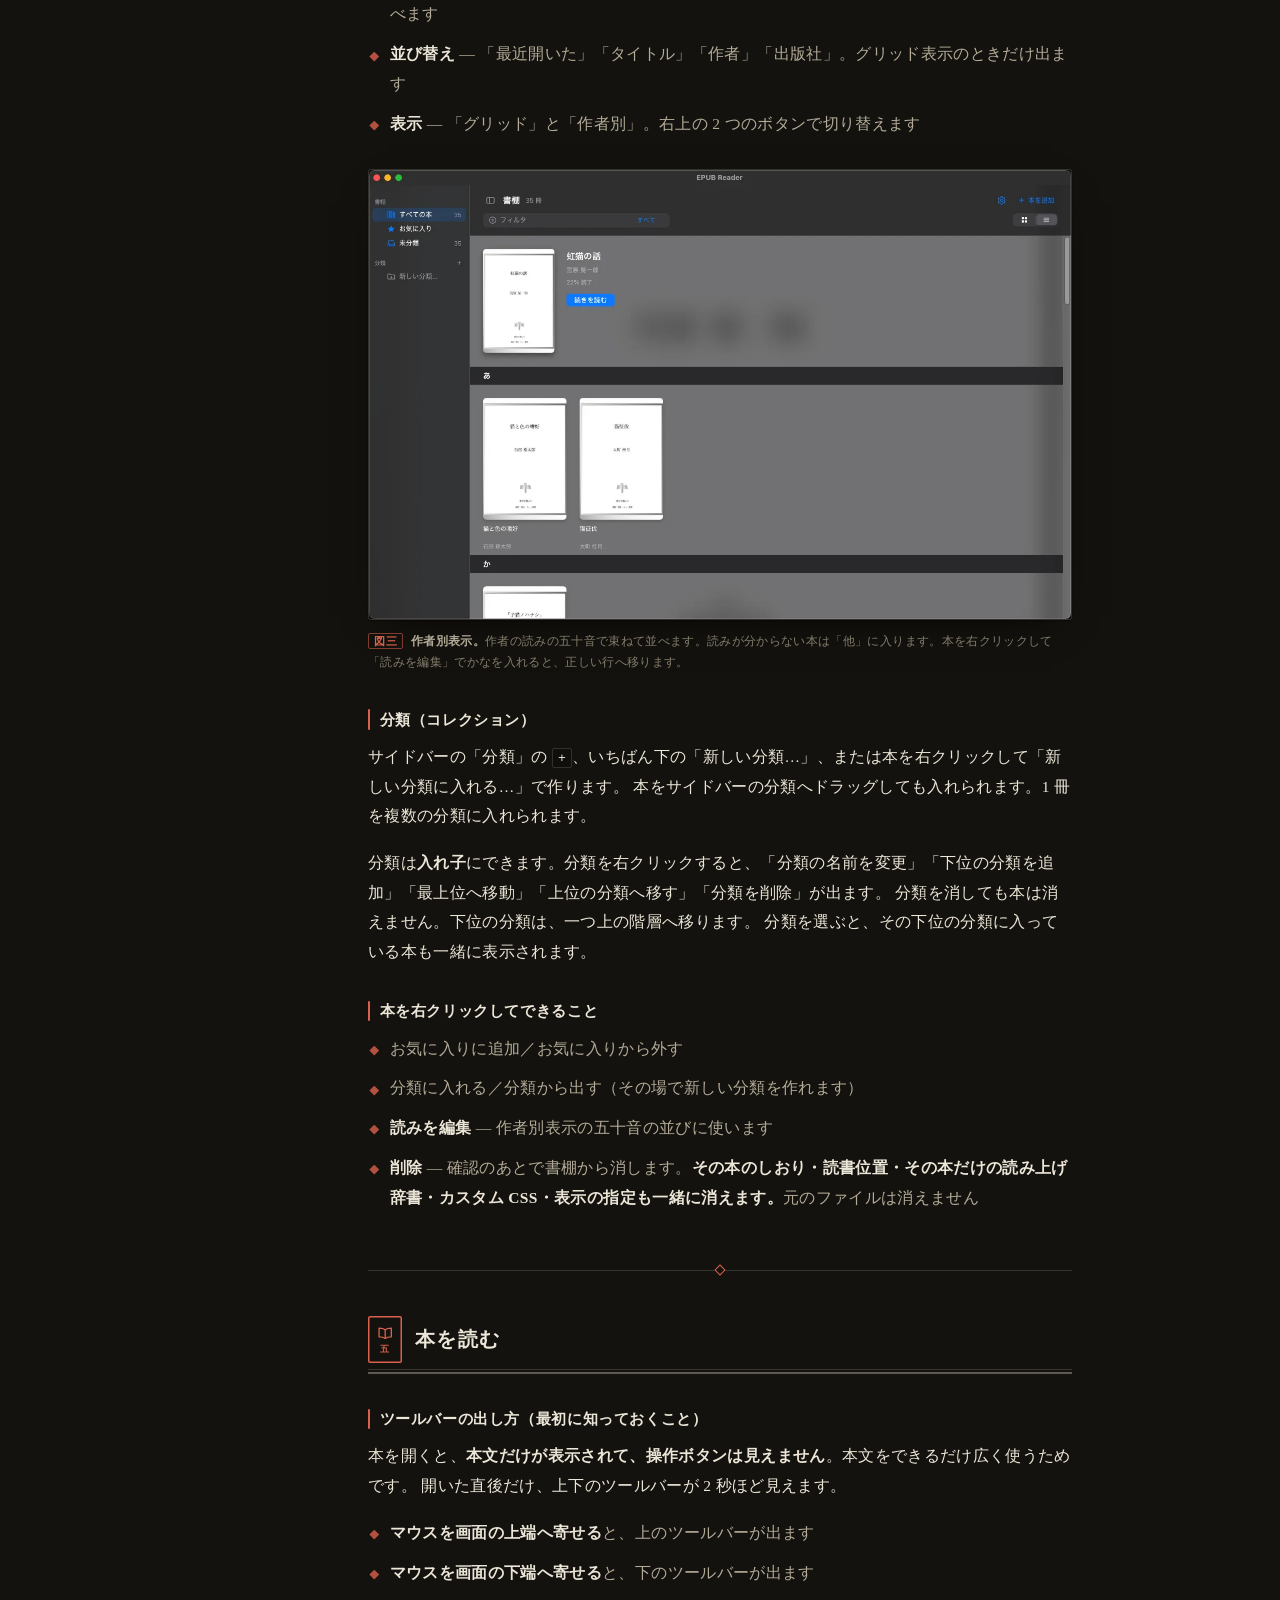
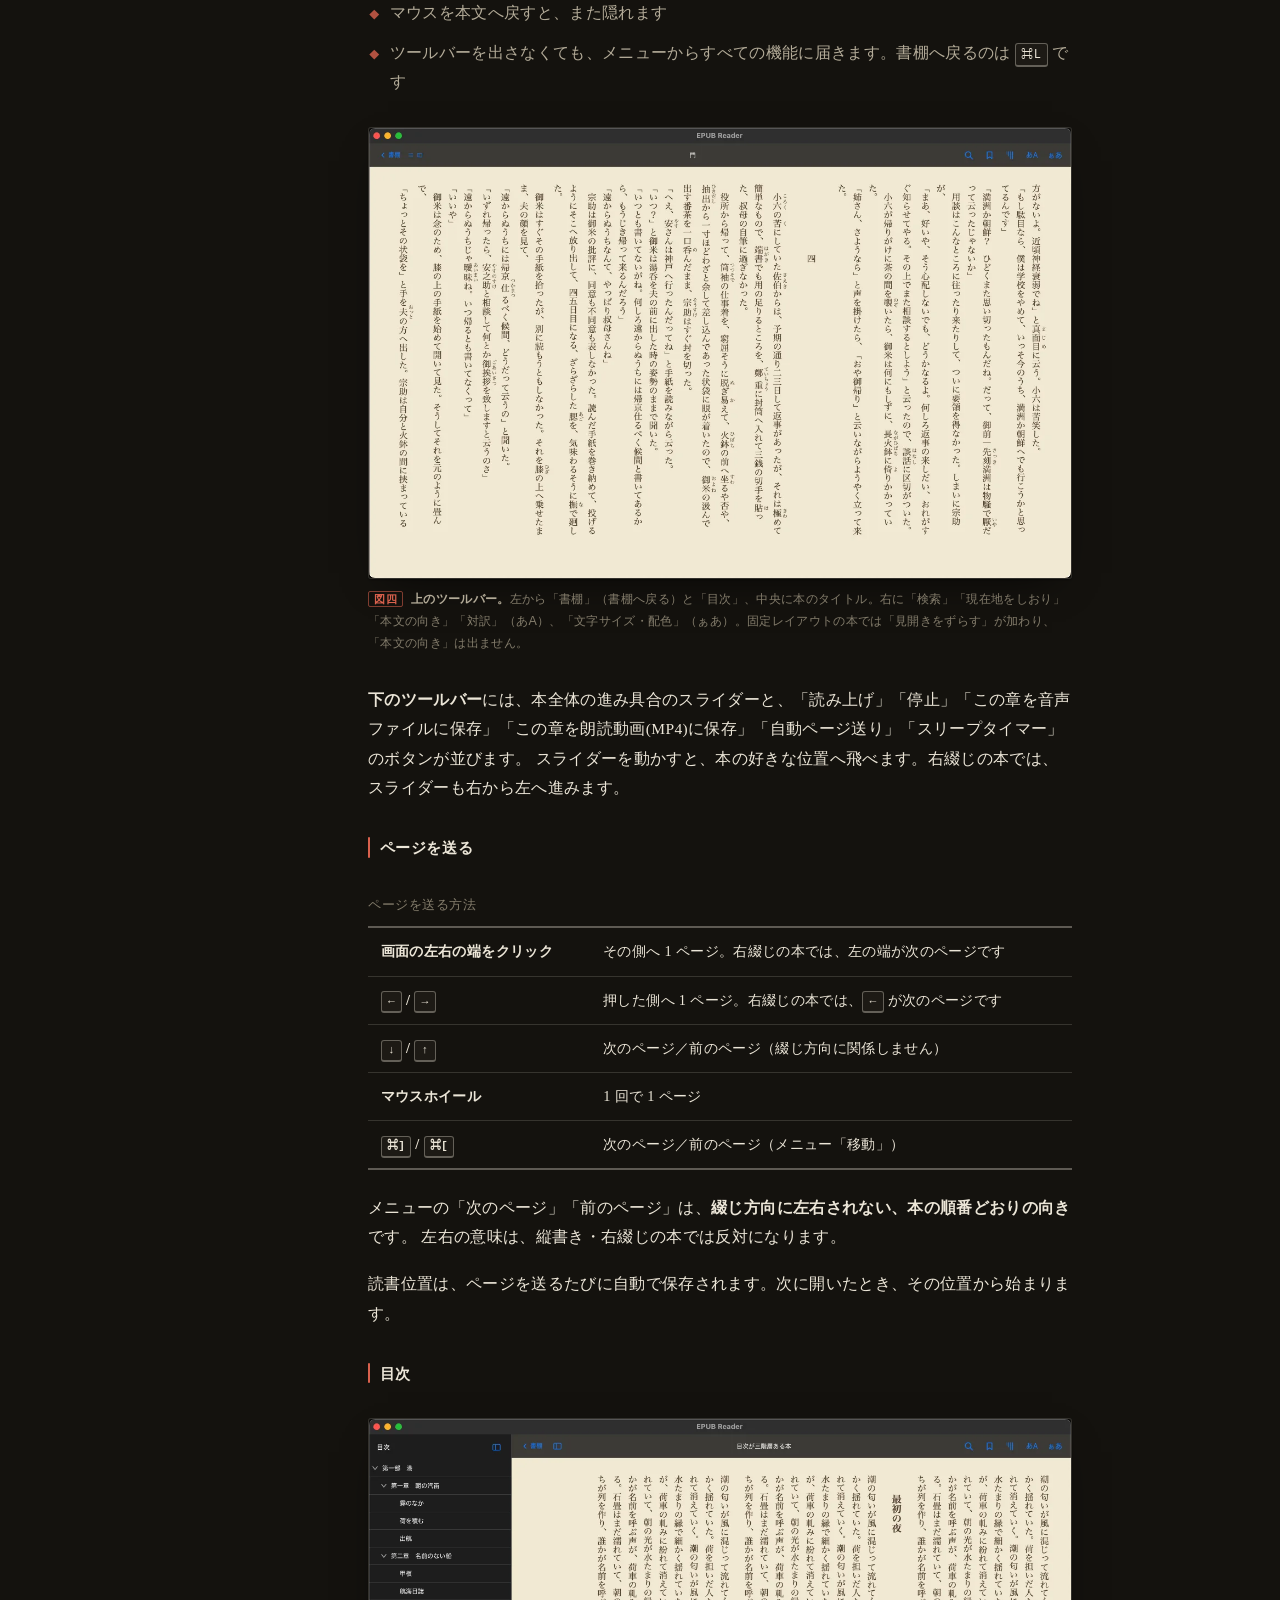
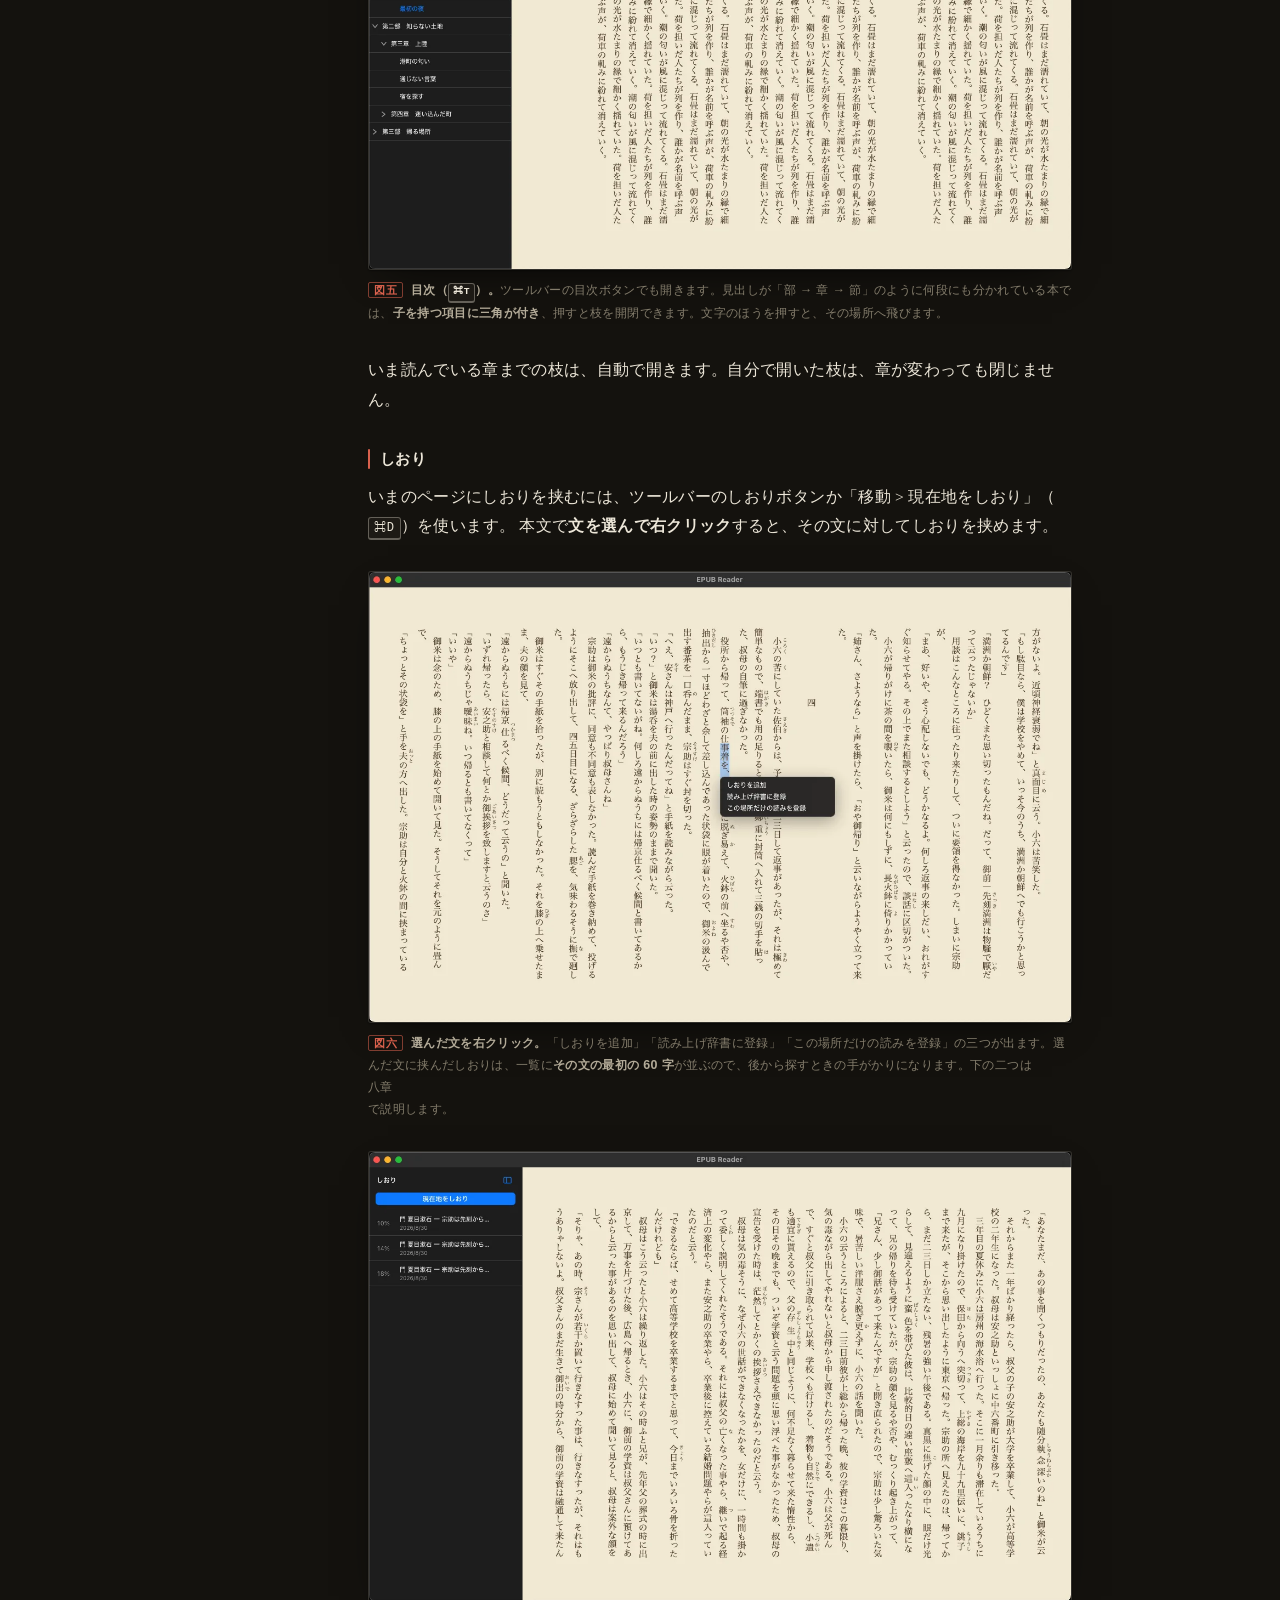
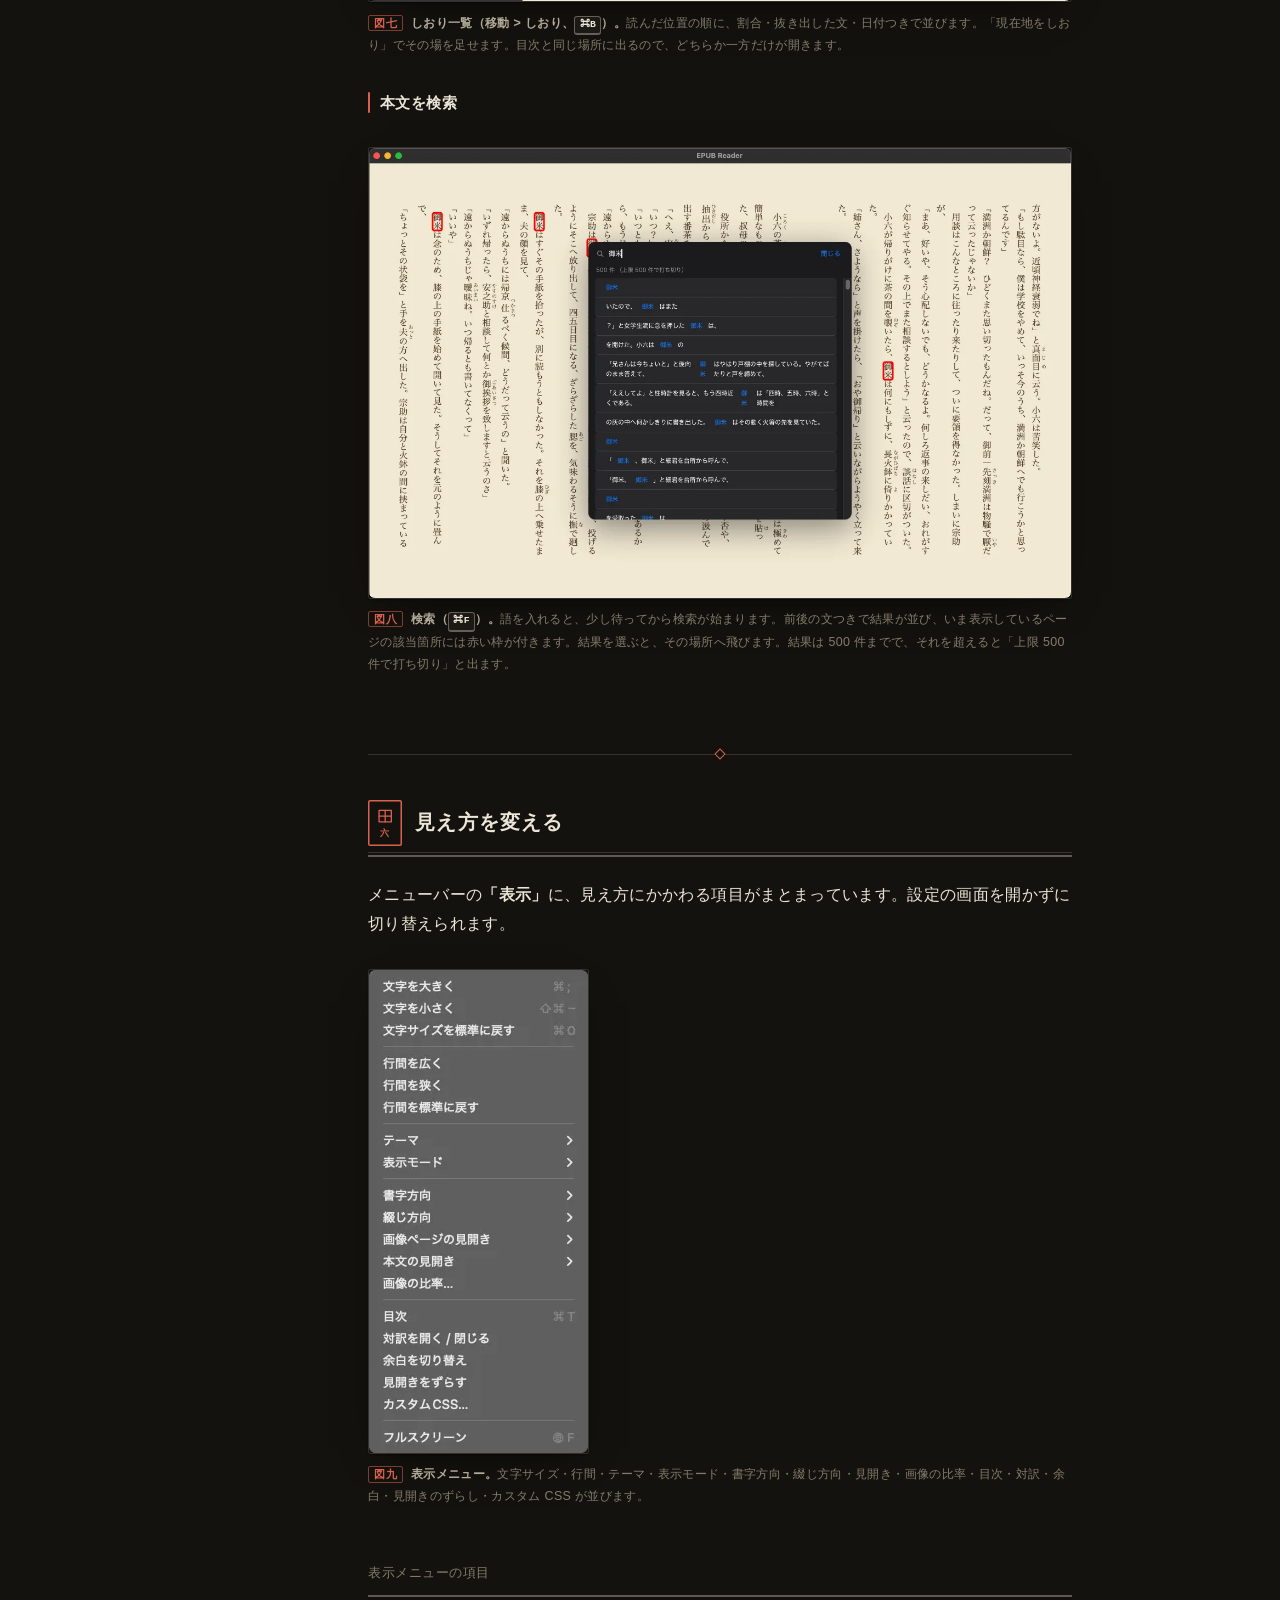
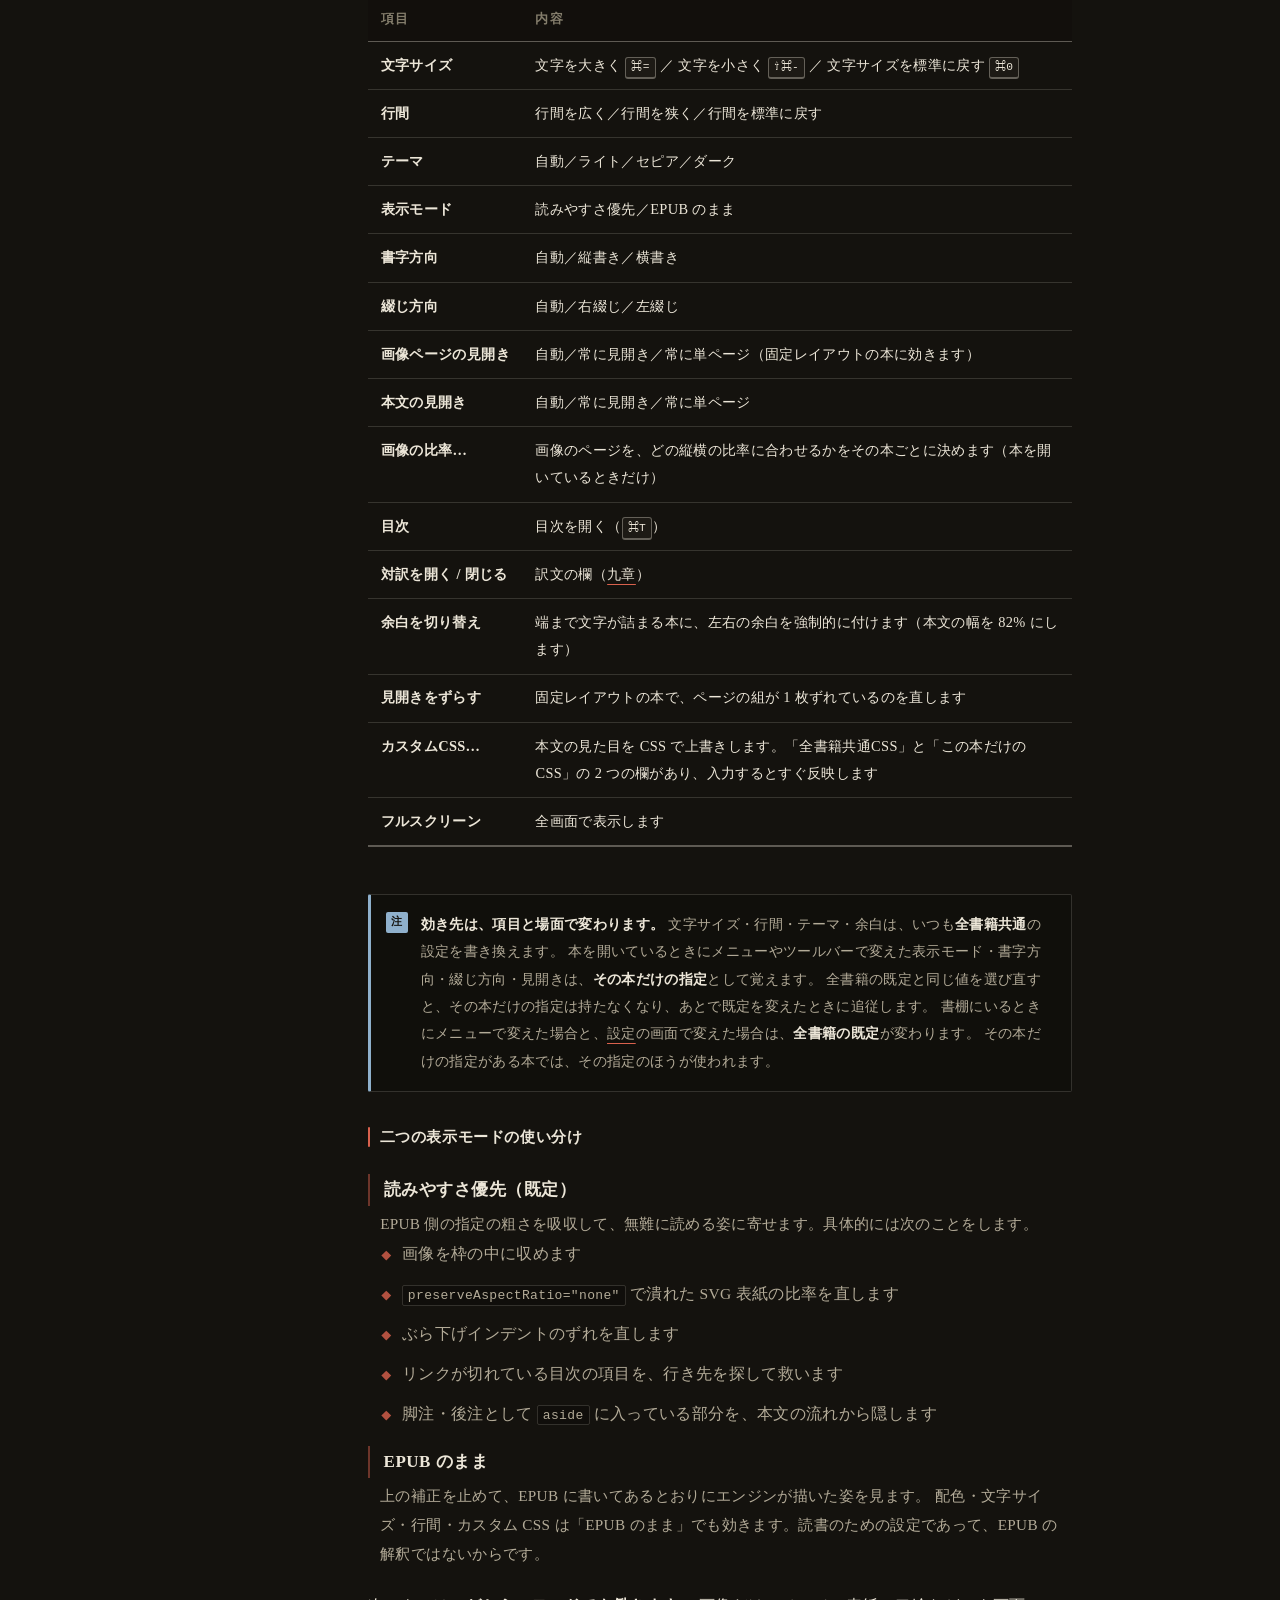
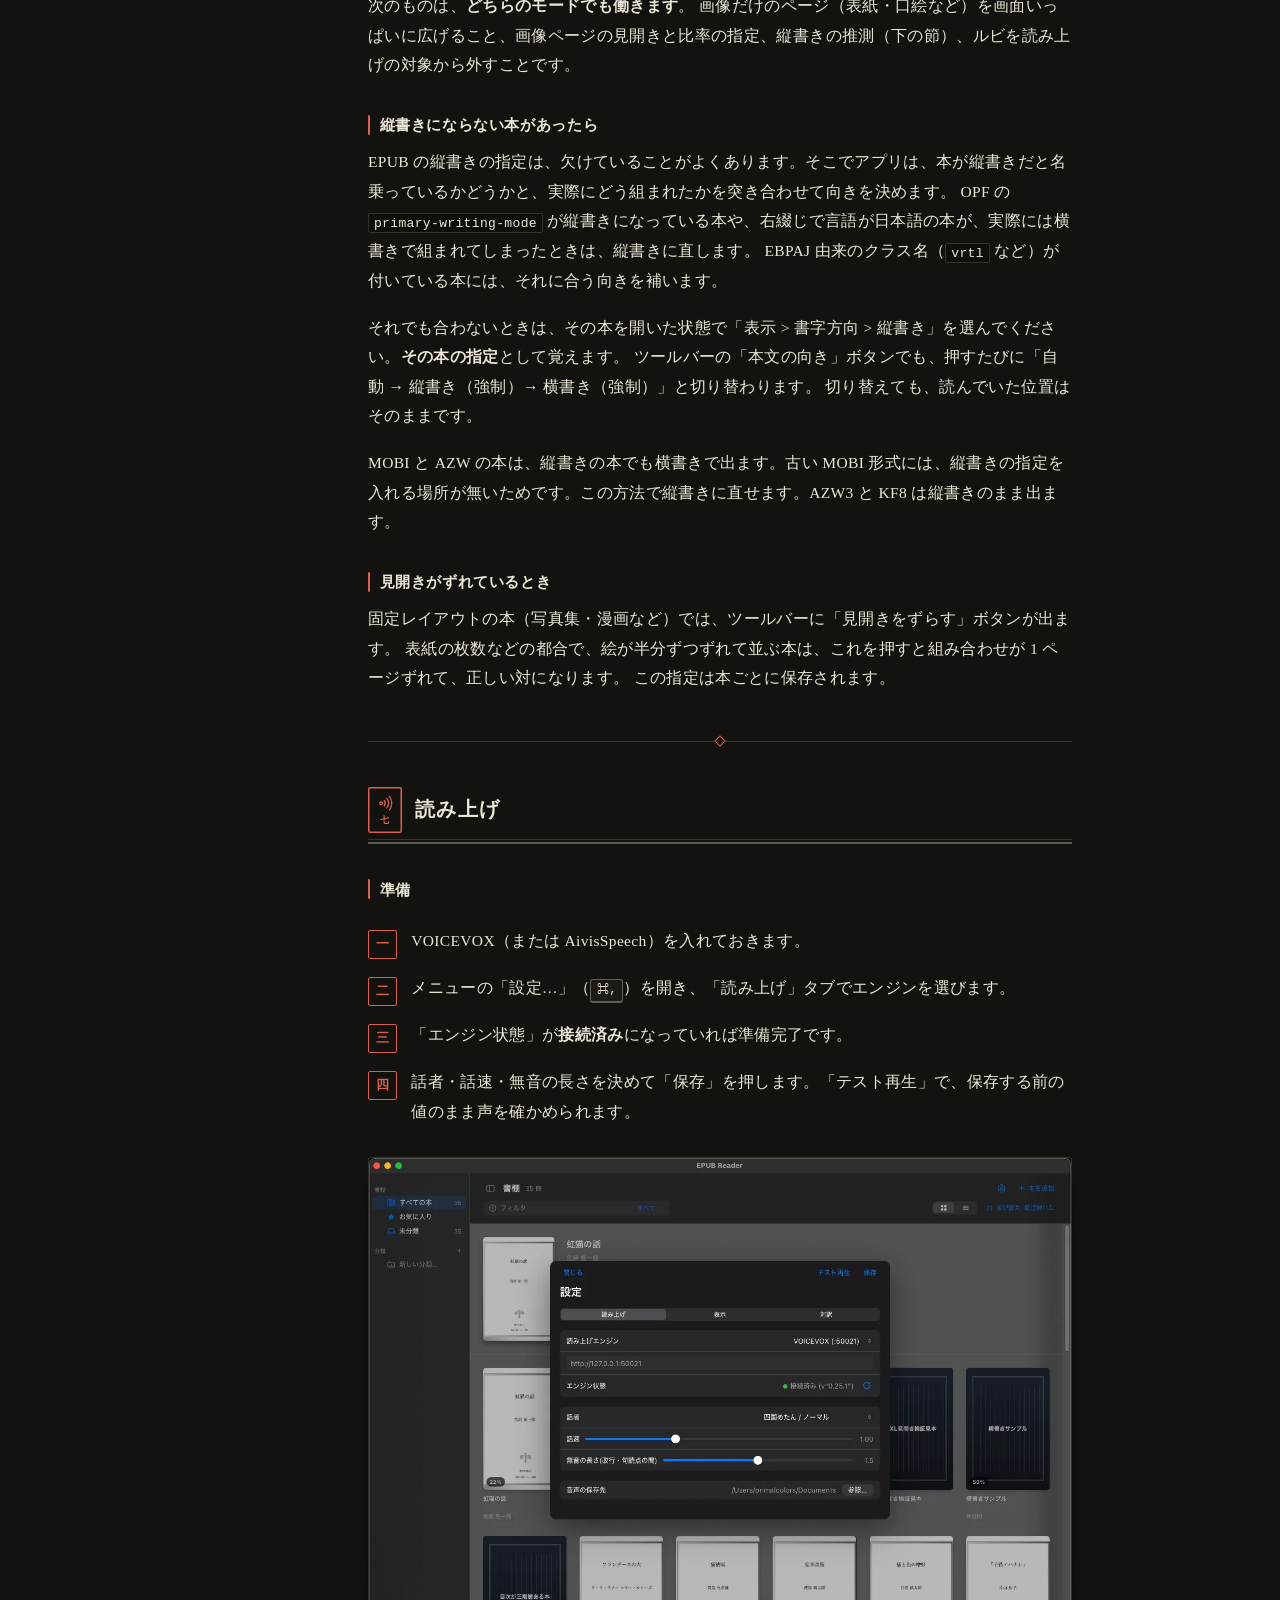
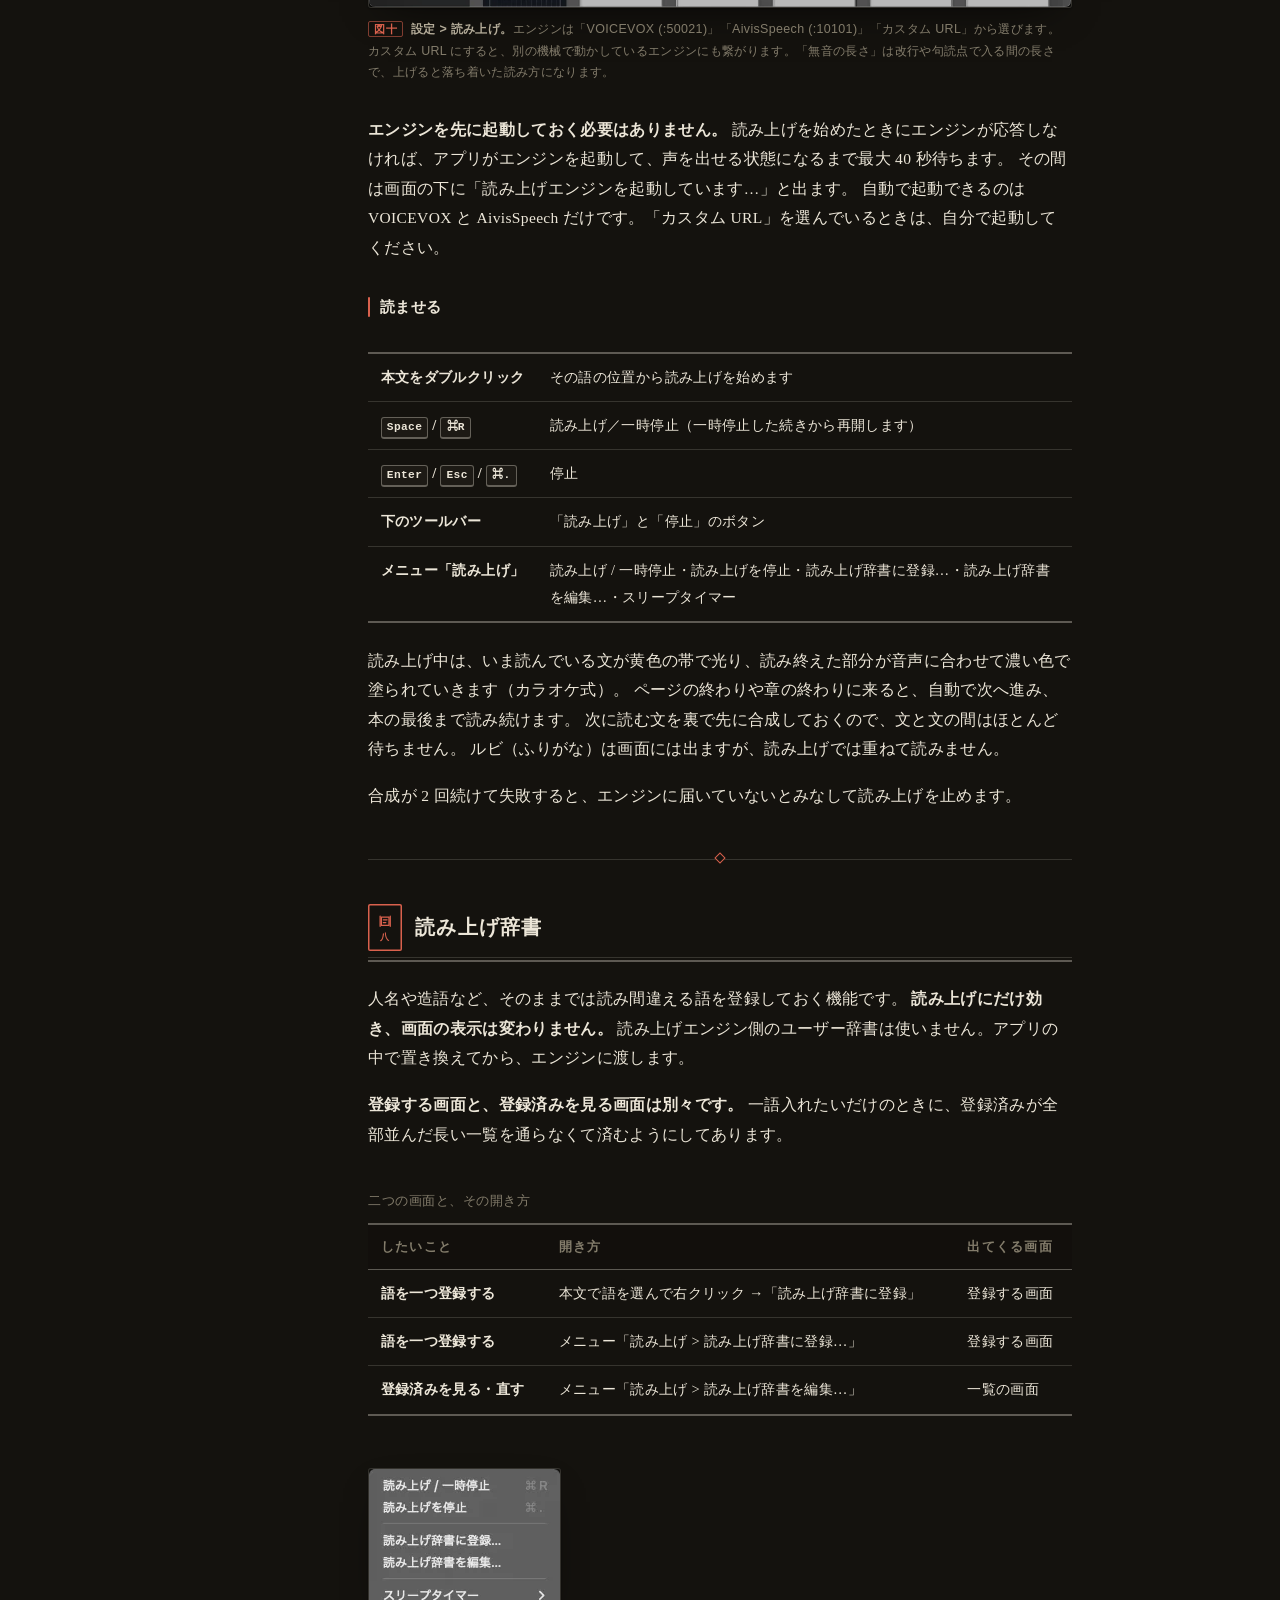
<file: docs/manual/manual.html>
<!DOCTYPE html>
<html lang="ja">
<head>
<meta charset="utf-8">
<meta name="viewport" content="width=device-width, initial-scale=1">
<title>マニュアル — EPUB リーダー epub-reader</title>
<meta name="description" content="epub-reader（macOS・Windows 11）の使い方。インストール、本の追加、書棚、表示の切り替え、読み上げと読み上げ辞書、対訳、自動ページ送り、スリープタイマー、音声・朗読動画の書き出し、キーボードショートカット。">
<link rel="alternate" hreflang="ja" href="manual.html">
<link rel="alternate" hreflang="en" href="en/manual.html">
<link rel="stylesheet" href="assets/site.css">
</head>
<body>

<!-- 章の紋 -->
<svg xmlns="http://www.w3.org/2000/svg" width="0" height="0" style="position:absolute;overflow:hidden" aria-hidden="true">
<!--
  マニュアルの章の紋（もん）。
  家紋にならって、線だけで描いた単純な図形にしてある。塗りは使わない。
  色は currentColor を継承するので、置いた場所の文字色に従う。
  升目は 24×24。線の太さは 1.6 で統一する。
-->
<defs>
  <!-- 花菱の花びら一枚。設定の紋で四方に回して使う。 -->
  <path id="mon-petal" d="M12 4.3c1.9 1.9 2.9 3.4 2.9 4.7 0 1.3-1 2.3-2.9 3.1-1.9-.8-2.9-1.8-2.9-3.1 0-1.3 1-2.8 2.9-4.7z"/>
</defs>

<!-- 動作環境とインストール — 箱に納める -->
<symbol id="mon-install" viewBox="0 0 24 24">
  <path d="M12 3.2v8.6M8.3 8.2 12 11.9l3.7-3.7"/>
  <path d="M4 13.6v6.4h16v-6.4"/>
</symbol>

<!-- 最初の五分 — 扇（末広） -->
<symbol id="mon-fan" viewBox="0 0 24 24">
  <path d="M12 20 3.6 12.9Q12 4.1 20.4 12.9Z"/>
  <path d="M12 20V9.2M12 20 6.6 12M12 20l5.4-8"/>
</symbol>

<!-- 本を追加する — 和綴じ本に加える印 -->
<symbol id="mon-book-add" viewBox="0 0 24 24">
  <path d="M4.5 4.5h15v15h-15z"/>
  <path d="M15.6 4.5v15"/>
  <path d="M7.6 12h4.4M9.8 9.8v4.4"/>
</symbol>

<!-- 書棚を使う — 棚に並ぶ背表紙 -->
<symbol id="mon-shelf" viewBox="0 0 24 24">
  <path d="M4 4.5h16v15H4z"/>
  <path d="M4 12.2h16"/>
  <path d="M7.2 7v3.6M10 7v3.6M12.8 7v3.6M7.2 14.6v3.2M10 14.6v3.2"/>
</symbol>

<!-- 本を読む — 開いた本 -->
<symbol id="mon-read" viewBox="0 0 24 24">
  <path d="M12 7.6v11.2"/>
  <path d="M12 7.6C10.2 6.1 7.6 5.5 4 5.5v11.3c3.6 0 6.2.6 8 2 1.8-1.4 4.4-2 8-2V5.5c-3.6 0-6.2.6-8 2.1z"/>
</symbol>

<!-- 見え方を変える — 障子の格子 -->
<symbol id="mon-shoji" viewBox="0 0 24 24">
  <path d="M4 4.5h16v15H4z"/>
  <path d="M12 4.5v15M4 12h16"/>
</symbol>

<!-- 読み上げ — 声が広がる -->
<symbol id="mon-voice" viewBox="0 0 24 24">
  <circle cx="6.6" cy="12" r="1.7"/>
  <path d="M10.8 8.4a6.2 6.2 0 0 1 0 7.2"/>
  <path d="M14.2 5.8a10.4 10.4 0 0 1 0 12.4"/>
  <path d="M17.6 3.2a14.6 14.6 0 0 1 0 17.6"/>
</symbol>

<!-- 読み上げ辞書 — 巻物 -->
<symbol id="mon-scroll" viewBox="0 0 24 24">
  <path d="M7 6.6h10v10.8H7z"/>
  <path d="M5.4 5.4v13.2M18.6 5.4v13.2"/>
  <path d="M9.6 10.2h4.8M9.6 13.8h3.2"/>
</symbol>

<!-- 対訳 — 原文と訳文を二枚並べる -->
<symbol id="mon-pair" viewBox="0 0 24 24">
  <path d="M3.8 5.5h7v13h-7zM13.2 5.5h7v13h-7z"/>
  <path d="M5.8 9h3M5.8 12h3M15.2 9h3M15.2 12h3"/>
</symbol>

<!-- 自動ページ送り — 右から左へ送る -->
<symbol id="mon-turn" viewBox="0 0 24 24">
  <path d="M18.4 5.8 12.2 12l6.2 6.2M12.2 5.8 6 12l6.2 6.2"/>
</symbol>

<!-- スリープタイマー — 三日月 -->
<symbol id="mon-moon" viewBox="0 0 24 24">
  <path d="M18.8 14.9A7.7 7.7 0 1 1 9.1 5.2a6.2 6.2 0 0 0 9.7 9.7z"/>
</symbol>

<!-- 音声と動画の書き出し — 外へ出す -->
<symbol id="mon-export" viewBox="0 0 24 24">
  <path d="M12 3.4V14M8.3 7.1 12 3.4l3.7 3.7"/>
  <path d="M4.5 13.6v6.4h15v-6.4"/>
</symbol>

<!-- 書棚を切り替える — 暖簾 -->
<symbol id="mon-noren" viewBox="0 0 24 24">
  <path d="M3.4 5.4h17.2"/>
  <path d="M4.8 5.4v13.2M9.6 5.4v13.2M14.4 5.4v13.2M19.2 5.4v13.2"/>
</symbol>

<!-- 設定 — 花菱 -->
<symbol id="mon-hanabishi" viewBox="0 0 24 24">
  <use href="#mon-petal"/>
  <use href="#mon-petal" transform="rotate(90 12 12)"/>
  <use href="#mon-petal" transform="rotate(180 12 12)"/>
  <use href="#mon-petal" transform="rotate(270 12 12)"/>
</symbol>

<!-- ショートカット一覧 — 立て札 -->
<symbol id="mon-fuda" viewBox="0 0 24 24">
  <path d="M12 3.4 15.8 7v12.6H8.2V7z"/>
  <path d="M10.2 10.4h3.6M10.2 13.6h3.6M10.2 16.8h2.2"/>
</symbol>

<!-- うまくいかないとき — 提灯 -->
<symbol id="mon-chochin" viewBox="0 0 24 24">
  <path d="M12 3.4v2.2"/>
  <path d="M8.2 5.6h7.6M8.2 18.4h7.6"/>
  <path d="M8.2 5.6c-1.7 2.2-1.7 10.6 0 12.8M15.8 5.6c1.7 2.2 1.7 10.6 0 12.8"/>
  <path d="M7.2 9.8h9.6M7.2 14.2h9.6"/>
</symbol>
</svg>

<a class="skip-link" href="#main">本文へ移動</a>

<header class="masthead">
  <div class="wrap masthead__inner">
    <a class="brand" href="./">
      <span class="brand__mark">縦</span>
      <span class="brand__name">EPUB リーダー</span>
      <span class="brand__latin">epub-reader</span>
    </a>
    <nav class="navlinks" aria-label="サイト内">
      <a href="./" class="is-optional">トップ</a>
      <a href="manual.html" aria-current="page">マニュアル</a>
      <a href="https://github.com/veltrea/epub-reader-js" class="is-optional">GitHub</a>
      <a href="en/manual.html" hreflang="en" lang="en">English</a>
      <a href="https://github.com/veltrea/epub-reader-js/releases" class="navlinks__cta">入手する</a>
    </nav>
  </div>
</header>

<div class="wrap manual" id="main">

  <!-- 柱 -->
  <nav class="toc" aria-label="目次">
    <h2>目次</h2>
    <ol>
      <li><a href="#install"><svg class="mon" aria-hidden="true"><use href="#mon-install"/></svg>動作環境とインストール</a></li>
      <li><a href="#quickstart"><svg class="mon" aria-hidden="true"><use href="#mon-fan"/></svg>最初の五分</a></li>
      <li><a href="#add"><svg class="mon" aria-hidden="true"><use href="#mon-book-add"/></svg>本を追加する</a></li>
      <li><a href="#shelf"><svg class="mon" aria-hidden="true"><use href="#mon-shelf"/></svg>書棚を使う</a></li>
      <li><a href="#read"><svg class="mon" aria-hidden="true"><use href="#mon-read"/></svg>本を読む</a></li>
      <li><a href="#display"><svg class="mon" aria-hidden="true"><use href="#mon-shoji"/></svg>見え方を変える</a></li>
      <li><a href="#speech"><svg class="mon" aria-hidden="true"><use href="#mon-voice"/></svg>読み上げ</a></li>
      <li><a href="#dictionary"><svg class="mon" aria-hidden="true"><use href="#mon-scroll"/></svg>読み上げ辞書</a></li>
      <li><a href="#translation"><svg class="mon" aria-hidden="true"><use href="#mon-pair"/></svg>対訳</a></li>
      <li><a href="#autopager"><svg class="mon" aria-hidden="true"><use href="#mon-turn"/></svg>自動ページ送り</a></li>
      <li><a href="#sleep"><svg class="mon" aria-hidden="true"><use href="#mon-moon"/></svg>スリープタイマー</a></li>
      <li><a href="#export"><svg class="mon" aria-hidden="true"><use href="#mon-export"/></svg>音声と動画の書き出し</a></li>
      <li><a href="#profiles"><svg class="mon" aria-hidden="true"><use href="#mon-noren"/></svg>書棚を切り替える</a></li>
      <li><a href="#settings"><svg class="mon" aria-hidden="true"><use href="#mon-hanabishi"/></svg>設定</a></li>
      <li><a href="#shortcuts"><svg class="mon" aria-hidden="true"><use href="#mon-fuda"/></svg>ショートカット一覧</a></li>
      <li><a href="#trouble"><svg class="mon" aria-hidden="true"><use href="#mon-chochin"/></svg>うまくいかないとき</a></li>
    </ol>
  </nav>

  <div class="manual__body">

    <div class="sec-head" style="margin-bottom:2.5rem">
      <div class="sec-num">手引</div>
      <div>
        <h2>マニュアル</h2>
        <p>導入から書き出しまで。読みながら手を動かせる順に並べてあります。画面写真はすべて macOS で撮った実際のアプリのものです。Windows でも同じ項目が出ますが、メニューは画面の上ではなく窓の中に出ます。</p>
      </div>
    </div>

    <!-- 一 -->
    <section id="install">
      <h3><span class="chapnum"><svg class="mon" aria-hidden="true"><use href="#mon-install"/></svg>一</span>動作環境とインストール</h3>

      <dl class="deflist">
        <dt>動作環境</dt>
        <dd>
          macOS と Windows 11（64 ビット）で動きます。Linux 版はありません。
          配布している macOS 版は <strong>Apple Silicon 用</strong>です。Intel の Mac では、ソースから自分でビルドしてください。
          Windows では WebView2 が要りますが、Windows 11 には最初から入っています。
        </dd>
        <dt>扱えるファイル</dt>
        <dd>
          EPUB（リフロー型・固定レイアウト）、CBZ、FB2 / FBZ、MOBI / AZW / AZW3 / KF8。
          これ以外の形式は受け付けません。力を入れているのはリフロー型の EPUB です。
        </dd>
        <dt>読み上げに必要なもの</dt>
        <dd><a href="https://voicevox.hiroshiba.jp/">VOICEVOX</a> または <a href="https://aivis-project.com/">AivisSpeech</a>。どちらも同梱していないので、各自で入れてください。読ませないなら不要です。</dd>
        <dt>対訳に必要なもの</dt>
        <dd>OpenAI 互換の API。手元で動かすサーバー（<a href="https://lmstudio.ai/">LM Studio</a> や <a href="https://ollama.com/">Ollama</a>）でも、クラウドのサービスでも使えます。対訳を使わないなら不要です。</dd>
      </dl>

      <h4>macOS に入れる</h4>
      <ol class="steps">
        <li><a href="https://github.com/veltrea/epub-reader-js/releases">Releases</a> から、名前が <code>-macos.dmg</code> または <code>-macos.zip</code> で終わるファイルをダウンロードします。</li>
        <li>DMG なら開いて <code>epub-reader.app</code> を <code>Applications</code> へドラッグします。ZIP なら展開して <code>/Applications</code> へ入れます。</li>
        <li>初回は macOS が「開発元を検証できないため開けません」と言って止めます。<strong>システム設定 → プライバシーとセキュリティ →「このまま開く」</strong>を押してください。</li>
      </ol>

      <p>
        macOS 15 以降では、右クリックの「開く」でこの確認を越えることはできなくなりました。
        コマンドでよければ、次のとおりに属性を外しても開けます。
      </p>
<pre><code>xattr -dr com.apple.quarantine /Applications/epub-reader.app</code></pre>

      <div class="note">
        <strong>なぜこの操作が要るのか。</strong>
        Apple Developer アカウント（年 $99）を使わない ad-hoc 署名で配布していて、Apple の公証（notarize）も付いていないためです。
        配布物の署名は固定なので、一度許可すれば以降はそのまま起動します。
        ソースから自分でビルドしたものには、この確認が出ません。
      </div>

      <h4>Windows に入れる</h4>
      <ol class="steps">
        <li><a href="https://github.com/veltrea/epub-reader-js/releases">Releases</a> から、名前が <code>-windows.zip</code> で終わるファイルをダウンロードします。</li>
        <li>展開すると <code>epub-reader.exe</code> が 1 つ入っています。インストーラではないので、好きなフォルダに置いてそのまま起動します。</li>
        <li>初回だけ「Windows によって PC が保護されました」という青い画面が出ることがあります。<strong>「詳細情報」を押すと「実行」のボタンが出る</strong>ので、それで進めてください。</li>
      </ol>

      <div class="note note--warn">
        <strong>Windows 版は、macOS 版より確認が浅い状態です。</strong>
        ドラッグ＆ドロップでの取り込み、ファイルやフォルダを選ぶ窓、スリープとシャットダウン、読み上げエンジンの自動起動は、Windows の実機ではまだ確かめていません。
        また、メニューの並びが macOS の作法のまま残っている部分があります。
      </div>
    </section>

    <!-- 二 -->
    <section id="quickstart">
      <h3><span class="chapnum"><svg class="mon" aria-hidden="true"><use href="#mon-fan"/></svg>二</span>最初の五分</h3>

      <p>細かい設定は後回しにして、まず読めるところまで進みます。</p>

      <ol class="steps">
        <li>アプリを起動します。最初に出るのは書棚で、動作確認用の見本の本が入っています。</li>
        <li>手持ちの本（またはそれが入ったフォルダ）を<strong>窓へドラッグ＆ドロップ</strong>します。1 冊だけ落とすと、取り込んだあとそのまま開きます。</li>
        <li>書棚の表紙をクリックして開きます。縦書きの本なら、そのまま右から左へ読める状態で出ます。</li>
        <li>ページを送るのは<strong>画面の左右の端のクリック</strong>、<strong>矢印キー</strong>、<strong>マウスホイール</strong>のどれでも構いません。文字の大きさは <kbd>+</kbd> と <kbd>-</kbd> で合わせます。</li>
        <li>読み上げを使うなら、本文の読みたい位置を<strong>ダブルクリック</strong>します。VOICEVOX か AivisSpeech が動いていなければ、アプリが起動を試みます。</li>
      </ol>

      <figure>
        <a href="assets/img/reader-text.webp" title="原寸で開く"><img src="assets/img/reader-text.webp" width="1280" height="820" loading="lazy"
             alt="縦書きの本文が右から左へ流れているリーダーの画面"></a>
        <figcaption><b>読んでいるところ。</b>本文は縦組みで、ルビもそのまま出ます。読んでいる間、画面には本文しか出ません。ツールバーは、マウスを画面の上端か下端へ寄せると現れます。</figcaption>
      </figure>

      <p>
        ここから先は、必要になったところだけ読めば十分です。
        「本が増えてきた」なら<a href="#shelf">四章</a>、「見え方を変えたい」なら<a href="#display">六章</a>、
        「聴きながら眠りたい」なら<a href="#sleep">十一章</a>へ。
      </p>
    </section>

    <!-- 三 -->
    <section id="add">
      <h3><span class="chapnum"><svg class="mon" aria-hidden="true"><use href="#mon-book-add"/></svg>三</span>本を追加する</h3>

      <p>どれも同じ処理を通ります。使いやすいものをどうぞ。</p>

      <ul class="feature-list">
        <li><strong>ドラッグ＆ドロップ</strong> — 本やフォルダを窓へ落とします。<strong>本を読んでいる最中でも落とせます。</strong>1 冊だけ落としたときは、取り込んだあとその本を開きます。複数を落としたときは、書棚に留まります</li>
        <li><strong>「本を追加」ボタン</strong> — 書棚の右上にあります。「ファイルを選ぶ…」と「フォルダから追加」を選べます</li>
        <li><strong>ファイル &gt; 開く…</strong>（<kbd>⌘O</kbd>）— 本を選ぶ窓が出ます。複数選べます</li>
        <li><strong>ファイル &gt; フォルダから追加…</strong>（<kbd>⇧⌘O</kbd>）— フォルダの中の本をまとめて登録します</li>
        <li><strong>Finder やエクスプローラーから</strong> — 本のファイルをダブルクリックすると、このアプリで開きます</li>
      </ul>

      <p>
        フォルダを渡すと、サブフォルダの中まで探して、対応している形式のファイルだけを登録します。
        隠しファイルは見ません。一度に探すのは 5,000 件までです。
        対応していない形式のファイルは、わざと無視します。窓へ落としても何も起きません。
      </p>
      <p>
        まとめて登録している間は、進み具合が出ます。「中止」を押すと止まり、そこまでに登録した本は残ります。
        固定レイアウトの大きい本は、表紙を取り出すのに数十秒かかることがあります。
      </p>

      <div class="note">
        <strong>取り込んだ本は、アプリのデータフォルダに複製されます。</strong>
        取り込んだあとで元のファイルを移動したり消したりしても、書棚の本はそのまま読めます。
        反対に、書棚から本を削除すると消えるのは複製だけで、元のファイルは残ります。
        同じ場所にある同じファイルをもう一度取り込もうとしたときは、二重には登録しません。
        データフォルダの場所は<a href="#trouble">十六章</a>に書いてあります。
      </div>
    </section>

    <!-- 四 -->
    <section id="shelf">
      <h3><span class="chapnum"><svg class="mon" aria-hidden="true"><use href="#mon-shelf"/></svg>四</span>書棚を使う</h3>

      <figure>
        <a href="assets/img/shelf-grid.webp" title="原寸で開く"><img src="assets/img/shelf-grid.webp" width="1280" height="820" loading="lazy"
             alt="表紙を並べた書棚の画面。左にサイドバー、上に「続きを読む」の段"></a>
        <figcaption><b>書棚（グリッド）。</b>左のサイドバーに「すべての本」「お気に入り」「未分類」と、自分で作った分類が並びます。上の段は最後に開いた本で、「続きを読む」から再開できます。表紙の左下の数字は、どこまで読んだかの割合です。</figcaption>
      </figure>

      <h4>探す・並べる</h4>
      <ul class="feature-list">
        <li><strong>フィルタ</strong> — 上の入力欄です。探す対象は「すべて」「タイトル」「作者」「出版社」から選べます</li>
        <li><strong>並び替え</strong> — 「最近開いた」「タイトル」「作者」「出版社」。グリッド表示のときだけ出ます</li>
        <li><strong>表示</strong> — 「グリッド」と「作者別」。右上の 2 つのボタンで切り替えます</li>
      </ul>

      <figure>
        <a href="assets/img/shelf-author.webp" title="原寸で開く"><img src="assets/img/shelf-author.webp" width="1280" height="820" loading="lazy"
             alt="作者別表示。あ・か… の見出しで区切られた書棚"></a>
        <figcaption><b>作者別表示。</b>作者の読みの五十音で束ねて並べます。読みが分からない本は「他」に入ります。本を右クリックして「読みを編集」でかなを入れると、正しい行へ移ります。</figcaption>
      </figure>

      <h4>分類（コレクション）</h4>
      <p>
        サイドバーの「分類」の <code>+</code>、いちばん下の「新しい分類…」、または本を右クリックして「新しい分類に入れる…」で作ります。
        本をサイドバーの分類へドラッグしても入れられます。1 冊を複数の分類に入れられます。
      </p>
      <p>
        分類は<strong>入れ子</strong>にできます。分類を右クリックすると、「分類の名前を変更」「下位の分類を追加」「最上位へ移動」「上位の分類へ移す」「分類を削除」が出ます。
        分類を消しても本は消えません。下位の分類は、一つ上の階層へ移ります。
        分類を選ぶと、その下位の分類に入っている本も一緒に表示されます。
      </p>

      <h4>本を右クリックしてできること</h4>
      <ul class="feature-list">
        <li>お気に入りに追加／お気に入りから外す</li>
        <li>分類に入れる／分類から出す（その場で新しい分類を作れます）</li>
        <li><strong>読みを編集</strong> — 作者別表示の五十音の並びに使います</li>
        <li><strong>削除</strong> — 確認のあとで書棚から消します。<strong>その本のしおり・読書位置・その本だけの読み上げ辞書・カスタム CSS・表示の指定も一緒に消えます。</strong>元のファイルは消えません</li>
      </ul>
    </section>

    <!-- 五 -->
    <section id="read">
      <h3><span class="chapnum"><svg class="mon" aria-hidden="true"><use href="#mon-read"/></svg>五</span>本を読む</h3>

      <h4>ツールバーの出し方（最初に知っておくこと）</h4>
      <p>
        本を開くと、<strong>本文だけが表示されて、操作ボタンは見えません</strong>。本文をできるだけ広く使うためです。
        開いた直後だけ、上下のツールバーが 2 秒ほど見えます。
      </p>
      <ul class="feature-list">
        <li><strong>マウスを画面の上端へ寄せる</strong>と、上のツールバーが出ます</li>
        <li><strong>マウスを画面の下端へ寄せる</strong>と、下のツールバーが出ます</li>
        <li>マウスを本文へ戻すと、また隠れます</li>
        <li>ツールバーを出さなくても、メニューからすべての機能に届きます。書棚へ戻るのは <kbd>⌘L</kbd> です</li>
      </ul>

      <figure>
        <a href="assets/img/reader-toolbar.webp" title="原寸で開く"><img src="assets/img/reader-toolbar.webp" width="1280" height="820" loading="lazy"
             alt="リーダー上部のツールバーが表示された状態"></a>
        <figcaption><b>上のツールバー。</b>左から「書棚」（書棚へ戻る）と「目次」、中央に本のタイトル。右に「検索」「現在地をしおり」「本文の向き」「対訳」（あA）、「文字サイズ・配色」（ぁあ）。固定レイアウトの本では「見開きをずらす」が加わり、「本文の向き」は出ません。</figcaption>
      </figure>

      <p>
        <strong>下のツールバー</strong>には、本全体の進み具合のスライダーと、「読み上げ」「停止」「この章を音声ファイルに保存」「この章を朗読動画(MP4)に保存」「自動ページ送り」「スリープタイマー」のボタンが並びます。
        スライダーを動かすと、本の好きな位置へ飛べます。右綴じの本では、スライダーも右から左へ進みます。
      </p>

      <h4>ページを送る</h4>
      <div class="table-scroll">
        <table>
          <caption>ページを送る方法</caption>
          <tbody>
            <tr><th>画面の左右の端をクリック</th><td>その側へ 1 ページ。右綴じの本では、左の端が次のページです</td></tr>
            <tr><th><kbd>←</kbd> / <kbd>→</kbd></th><td>押した側へ 1 ページ。右綴じの本では、<kbd>←</kbd> が次のページです</td></tr>
            <tr><th><kbd>↓</kbd> / <kbd>↑</kbd></th><td>次のページ／前のページ（綴じ方向に関係しません）</td></tr>
            <tr><th>マウスホイール</th><td>1 回で 1 ページ</td></tr>
            <tr><th><kbd>⌘]</kbd> / <kbd>⌘[</kbd></th><td>次のページ／前のページ（メニュー「移動」）</td></tr>
          </tbody>
        </table>
      </div>
      <p>
        メニューの「次のページ」「前のページ」は、<strong>綴じ方向に左右されない、本の順番どおりの向き</strong>です。
        左右の意味は、縦書き・右綴じの本では反対になります。
      </p>
      <p>読書位置は、ページを送るたびに自動で保存されます。次に開いたとき、その位置から始まります。</p>

      <h4>目次</h4>
      <figure>
        <a href="assets/img/reader-toc.webp" title="原寸で開く"><img src="assets/img/reader-toc.webp" width="1280" height="820" loading="lazy"
             alt="左に目次を開いた画面。部・章・節が入れ子で並び、三角で開閉できる"></a>
        <figcaption><b>目次（<kbd>⌘T</kbd>）。</b>ツールバーの目次ボタンでも開きます。見出しが「部 → 章 → 節」のように何段にも分かれている本では、<b>子を持つ項目に三角が付き</b>、押すと枝を開閉できます。文字のほうを押すと、その場所へ飛びます。</figcaption>
      </figure>
      <p>
        いま読んでいる章までの枝は、自動で開きます。自分で開いた枝は、章が変わっても閉じません。
      </p>

      <h4>しおり</h4>
      <p>
        いまのページにしおりを挟むには、ツールバーのしおりボタンか「移動 &gt; 現在地をしおり」（<kbd>⌘D</kbd>）を使います。
        本文で<strong>文を選んで右クリック</strong>すると、その文に対してしおりを挟めます。
      </p>

      <figure>
        <a href="assets/img/reader-contextmenu.webp" title="原寸で開く"><img src="assets/img/reader-contextmenu.webp" width="1280" height="820" loading="lazy"
             alt="本文を選択して右クリックしたときのメニュー"></a>
        <figcaption><b>選んだ文を右クリック。</b>「しおりを追加」「読み上げ辞書に登録」「この場所だけの読みを登録」の三つが出ます。選んだ文に挟んだしおりは、一覧に<b>その文の最初の 60 字</b>が並ぶので、後から探すときの手がかりになります。下の二つは<a href="#dictionary">八章</a>で説明します。</figcaption>
      </figure>

      <figure>
        <a href="assets/img/reader-bookmarks.webp" title="原寸で開く"><img src="assets/img/reader-bookmarks.webp" width="1280" height="820" loading="lazy"
             alt="左にしおり一覧を開いた画面"></a>
        <figcaption><b>しおり一覧（移動 &gt; しおり、<kbd>⌘B</kbd>）。</b>読んだ位置の順に、割合・抜き出した文・日付つきで並びます。「現在地をしおり」でその場を足せます。目次と同じ場所に出るので、どちらか一方だけが開きます。</figcaption>
      </figure>

      <h4>本文を検索</h4>
      <figure>
        <a href="assets/img/reader-search.webp" title="原寸で開く"><img src="assets/img/reader-search.webp" width="1280" height="820" loading="lazy"
             alt="本文検索の結果一覧と、本文中の該当箇所が赤枠で示された画面"></a>
        <figcaption><b>検索（<kbd>⌘F</kbd>）。</b>語を入れると、少し待ってから検索が始まります。前後の文つきで結果が並び、いま表示しているページの該当箇所には赤い枠が付きます。結果を選ぶと、その場所へ飛びます。結果は 500 件までで、それを超えると「上限 500 件で打ち切り」と出ます。</figcaption>
      </figure>
    </section>

    <!-- 六 -->
    <section id="display">
      <h3><span class="chapnum"><svg class="mon" aria-hidden="true"><use href="#mon-shoji"/></svg>六</span>見え方を変える</h3>

      <p>メニューバーの<strong>「表示」</strong>に、見え方にかかわる項目がまとまっています。設定の画面を開かずに切り替えられます。</p>

      <figure class="fig--inset">
        <a href="assets/img/menu-view.webp" title="原寸で開く"><img src="assets/img/menu-view.webp" width="219" height="483" loading="lazy"
             alt="表示メニューを開いたところ"></a>
        <figcaption><b>表示メニュー。</b>文字サイズ・行間・テーマ・表示モード・書字方向・綴じ方向・見開き・画像の比率・目次・対訳・余白・見開きのずらし・カスタム CSS が並びます。</figcaption>
      </figure>

      <div class="table-scroll">
        <table>
          <caption>表示メニューの項目</caption>
          <thead><tr><th>項目</th><th>内容</th></tr></thead>
          <tbody>
            <tr><th>文字サイズ</th><td>文字を大きく <kbd>⌘=</kbd> ／ 文字を小さく <kbd>⇧⌘-</kbd> ／ 文字サイズを標準に戻す <kbd>⌘0</kbd></td></tr>
            <tr><th>行間</th><td>行間を広く／行間を狭く／行間を標準に戻す</td></tr>
            <tr><th>テーマ</th><td>自動／ライト／セピア／ダーク</td></tr>
            <tr><th>表示モード</th><td>読みやすさ優先／EPUB のまま</td></tr>
            <tr><th>書字方向</th><td>自動／縦書き／横書き</td></tr>
            <tr><th>綴じ方向</th><td>自動／右綴じ／左綴じ</td></tr>
            <tr><th>画像ページの見開き</th><td>自動／常に見開き／常に単ページ（固定レイアウトの本に効きます）</td></tr>
            <tr><th>本文の見開き</th><td>自動／常に見開き／常に単ページ</td></tr>
            <tr><th>画像の比率…</th><td>画像のページを、どの縦横の比率に合わせるかをその本ごとに決めます（本を開いているときだけ）</td></tr>
            <tr><th>目次</th><td>目次を開く（<kbd>⌘T</kbd>）</td></tr>
            <tr><th>対訳を開く / 閉じる</th><td>訳文の欄（<a href="#translation">九章</a>）</td></tr>
            <tr><th>余白を切り替え</th><td>端まで文字が詰まる本に、左右の余白を強制的に付けます（本文の幅を 82% にします）</td></tr>
            <tr><th>見開きをずらす</th><td>固定レイアウトの本で、ページの組が 1 枚ずれているのを直します</td></tr>
            <tr><th>カスタムCSS…</th><td>本文の見た目を CSS で上書きします。「全書籍共通CSS」と「この本だけのCSS」の 2 つの欄があり、入力するとすぐ反映します</td></tr>
            <tr><th>フルスクリーン</th><td>全画面で表示します</td></tr>
          </tbody>
        </table>
      </div>

      <div class="note">
        <strong>効き先は、項目と場面で変わります。</strong>
        文字サイズ・行間・テーマ・余白は、いつも<strong>全書籍共通</strong>の設定を書き換えます。
        本を開いているときにメニューやツールバーで変えた表示モード・書字方向・綴じ方向・見開きは、<strong>その本だけの指定</strong>として覚えます。
        全書籍の既定と同じ値を選び直すと、その本だけの指定は持たなくなり、あとで既定を変えたときに追従します。
        書棚にいるときにメニューで変えた場合と、<a href="#settings">設定</a>の画面で変えた場合は、<strong>全書籍の既定</strong>が変わります。
        その本だけの指定がある本では、その指定のほうが使われます。
      </div>

      <h4>二つの表示モードの使い分け</h4>
      <dl class="deflist">
        <dt>読みやすさ優先（既定）</dt>
        <dd>
          EPUB 側の指定の粗さを吸収して、無難に読める姿に寄せます。具体的には次のことをします。
          <ul class="feature-list">
            <li>画像を枠の中に収めます</li>
            <li><code>preserveAspectRatio="none"</code> で潰れた SVG 表紙の比率を直します</li>
            <li>ぶら下げインデントのずれを直します</li>
            <li>リンクが切れている目次の項目を、行き先を探して救います</li>
            <li>脚注・後注として <code>aside</code> に入っている部分を、本文の流れから隠します</li>
          </ul>
        </dd>
        <dt>EPUB のまま</dt>
        <dd>
          上の補正を止めて、EPUB に書いてあるとおりにエンジンが描いた姿を見ます。
          配色・文字サイズ・行間・カスタム CSS は「EPUB のまま」でも効きます。読書のための設定であって、EPUB の解釈ではないからです。
        </dd>
      </dl>
      <p>
        次のものは、<strong>どちらのモードでも働きます</strong>。
        画像だけのページ（表紙・口絵など）を画面いっぱいに広げること、画像ページの見開きと比率の指定、縦書きの推測（下の節）、ルビを読み上げの対象から外すことです。
      </p>

      <h4>縦書きにならない本があったら</h4>
      <p>
        EPUB の縦書きの指定は、欠けていることがよくあります。そこでアプリは、本が縦書きだと名乗っているかどうかと、実際にどう組まれたかを突き合わせて向きを決めます。
        OPF の <code>primary-writing-mode</code> が縦書きになっている本や、右綴じで言語が日本語の本が、実際には横書きで組まれてしまったときは、縦書きに直します。
        EBPAJ 由来のクラス名（<code>vrtl</code> など）が付いている本には、それに合う向きを補います。
      </p>
      <p>
        それでも合わないときは、その本を開いた状態で「表示 &gt; 書字方向 &gt; 縦書き」を選んでください。<strong>その本の指定</strong>として覚えます。
        ツールバーの「本文の向き」ボタンでも、押すたびに「自動 → 縦書き（強制）→ 横書き（強制）」と切り替わります。
        切り替えても、読んでいた位置はそのままです。
      </p>
      <p>
        MOBI と AZW の本は、縦書きの本でも横書きで出ます。古い MOBI 形式には、縦書きの指定を入れる場所が無いためです。この方法で縦書きに直せます。AZW3 と KF8 は縦書きのまま出ます。
      </p>

      <h4>見開きがずれているとき</h4>
      <p>
        固定レイアウトの本（写真集・漫画など）では、ツールバーに「見開きをずらす」ボタンが出ます。
        表紙の枚数などの都合で、絵が半分ずつずれて並ぶ本は、これを押すと組み合わせが 1 ページずれて、正しい対になります。
        この指定は本ごとに保存されます。
      </p>
    </section>

    <!-- 七 -->
    <section id="speech">
      <h3><span class="chapnum"><svg class="mon" aria-hidden="true"><use href="#mon-voice"/></svg>七</span>読み上げ</h3>

      <h4>準備</h4>
      <ol class="steps">
        <li>VOICEVOX（または AivisSpeech）を入れておきます。</li>
        <li>メニューの「設定…」（<kbd>⌘,</kbd>）を開き、「読み上げ」タブでエンジンを選びます。</li>
        <li>「エンジン状態」が<strong>接続済み</strong>になっていれば準備完了です。</li>
        <li>話者・話速・無音の長さを決めて「保存」を押します。「テスト再生」で、保存する前の値のまま声を確かめられます。</li>
      </ol>

      <figure>
        <a href="assets/img/settings-audio.webp" title="原寸で開く"><img src="assets/img/settings-audio.webp" width="1280" height="820" loading="lazy"
             alt="設定の読み上げタブ。エンジン状態が接続済みと表示されている"></a>
        <figcaption><b>設定 &gt; 読み上げ。</b>エンジンは「VOICEVOX (:50021)」「AivisSpeech (:10101)」「カスタム URL」から選びます。カスタム URL にすると、別の機械で動かしているエンジンにも繋がります。「無音の長さ」は改行や句読点で入る間の長さで、上げると落ち着いた読み方になります。</figcaption>
      </figure>

      <p>
        <strong>エンジンを先に起動しておく必要はありません。</strong>
        読み上げを始めたときにエンジンが応答しなければ、アプリがエンジンを起動して、声を出せる状態になるまで最大 40 秒待ちます。
        その間は画面の下に「読み上げエンジンを起動しています…」と出ます。
        自動で起動できるのは VOICEVOX と AivisSpeech だけです。「カスタム URL」を選んでいるときは、自分で起動してください。
      </p>

      <h4>読ませる</h4>
      <div class="table-scroll">
        <table>
          <tbody>
            <tr><th>本文をダブルクリック</th><td>その語の位置から読み上げを始めます</td></tr>
            <tr><th><kbd>Space</kbd> / <kbd>⌘R</kbd></th><td>読み上げ／一時停止（一時停止した続きから再開します）</td></tr>
            <tr><th><kbd>Enter</kbd> / <kbd>Esc</kbd> / <kbd>⌘.</kbd></th><td>停止</td></tr>
            <tr><th>下のツールバー</th><td>「読み上げ」と「停止」のボタン</td></tr>
            <tr><th>メニュー「読み上げ」</th><td>読み上げ / 一時停止・読み上げを停止・読み上げ辞書に登録…・読み上げ辞書を編集…・スリープタイマー</td></tr>
          </tbody>
        </table>
      </div>
      <p>
        読み上げ中は、いま読んでいる文が黄色の帯で光り、読み終えた部分が音声に合わせて濃い色で塗られていきます（カラオケ式）。
        ページの終わりや章の終わりに来ると、自動で次へ進み、本の最後まで読み続けます。
        次に読む文を裏で先に合成しておくので、文と文の間はほとんど待ちません。
        ルビ（ふりがな）は画面には出ますが、読み上げでは重ねて読みません。
      </p>
      <p>
        合成が 2 回続けて失敗すると、エンジンに届いていないとみなして読み上げを止めます。
      </p>
    </section>

    <!-- 八 -->
    <section id="dictionary">
      <h3><span class="chapnum"><svg class="mon" aria-hidden="true"><use href="#mon-scroll"/></svg>八</span>読み上げ辞書</h3>

      <p>
        人名や造語など、そのままでは読み間違える語を登録しておく機能です。
        <strong>読み上げにだけ効き、画面の表示は変わりません。</strong>
        読み上げエンジン側のユーザー辞書は使いません。アプリの中で置き換えてから、エンジンに渡します。
      </p>

      <p>
        <strong>登録する画面と、登録済みを見る画面は別々です。</strong>
        一語入れたいだけのときに、登録済みが全部並んだ長い一覧を通らなくて済むようにしてあります。
      </p>

      <div class="table-scroll">
        <table>
          <caption>二つの画面と、その開き方</caption>
          <thead><tr><th>したいこと</th><th>開き方</th><th>出てくる画面</th></tr></thead>
          <tbody>
            <tr><th>語を一つ登録する</th><td>本文で語を選んで右クリック →「読み上げ辞書に登録」</td><td>登録する画面</td></tr>
            <tr><th>語を一つ登録する</th><td>メニュー「読み上げ &gt; 読み上げ辞書に登録…」</td><td>登録する画面</td></tr>
            <tr><th>登録済みを見る・直す</th><td>メニュー「読み上げ &gt; 読み上げ辞書を編集…」</td><td>一覧の画面</td></tr>
          </tbody>
        </table>
      </div>

      <figure class="fig--inset">
        <a href="assets/img/menu-tts.webp" title="原寸で開く"><img src="assets/img/menu-tts.webp" width="191" height="142" loading="lazy"
             alt="読み上げメニュー。読み上げ辞書に登録…と読み上げ辞書を編集…が並んでいる"></a>
        <figcaption><b>読み上げメニュー。</b>辞書の項目は「登録する」と「編集する」の二つに分かれています。</figcaption>
      </figure>

      <p>
        登録する画面に出るのは<strong>表記・読み・オプションだけ</strong>です。「完了」を押すと保存して閉じます。
        一覧を見たくなったときは、同じ画面のいちばん下にある<b>「登録済みの一覧を見る」</b>から移れます。
        一覧のほうは、行を押すとその一件の編集画面へ進み、左上の「‹」で一覧へ戻ります。
      </p>

      <h4>困るのは「1 文字の名前」</h4>
      <p>
        登場人物の名前が<strong>「明」（アキラ）</strong>だとします。
        そのまま読ませると「メイ」や「アカリ」になってしまうので、辞書に <code>明 → アキラ</code> を登録したくなります。
        ところが、これを入れた瞬間に<strong>本文中の「明」がすべてアキラになります</strong>。
      </p>
      <p style="font-size:.95rem;color:var(--ink-soft)">
        明日 → <b>アキラ</b>日　／　明確 → <b>アキラ</b>確　／　明暗 → <b>アキラ</b>暗　／　説明 → 説<b>アキラ</b>
      </p>
      <p>
        短い語を登録すると、その字を含む長い語まで巻き込んでしまうためです。
        読み上げエンジン側のユーザー辞書には、これを止める仕組みがありません。
      </p>

      <h4>解き方：名前を下に、熟語を上に</h4>
      <p>
        この辞書は語ごとに<strong>レイヤー（1〜10）</strong>を持ち、<strong>大きいレイヤーから順に</strong>置き換えます。
        置き換え終えた部分は、下のレイヤーでは二度と触りません。だから手順はこうなります。
      </p>
      <ol class="steps">
        <li><code>明 → アキラ</code> を<strong>低いレイヤー</strong>（たとえば 2）に置く。</li>
        <li>
          その作品に出てくる<strong>「明」を含む語</strong>を、<strong>高いレイヤー</strong>（たとえば 8）に登録する。
          <code>明日→アシタ</code>、<code>明確→メイカク</code>、<code>明暗→メイアン</code>、<code>説明→セツメイ</code> …
        </li>
      </ol>
      <p>
        こうすると、熟語のほうが先に確定して固まり、<strong>どこにも属さない裸の「明」だけがアキラになります</strong>。
        小説なら出てくる熟語は限られているので、一度洗い出してしまえば、その本のあいだは読み間違えません。
      </p>

      <figure>
        <a href="assets/img/dictionary-entry.webp" title="原寸で開く"><img src="assets/img/dictionary-entry.webp" width="1280" height="820" loading="lazy"
             alt="読み上げ辞書の登録画面。表記に「明」が入り、読みは空。適用範囲・前後の文字・レイヤーが並ぶ"></a>
        <figcaption><b>登録する画面。</b>「表記」は本文中の書き方、「読み」はカタカナ（ひらがなも可）。本文から選んで開くと、レイヤーは 6 から始まります。名前のほうは低いレイヤーに置くので、<b>−</b> を押して下げます。上の切り替えを「パターン」にすると正規表現で書けます。<b>登録済みの一覧はこの画面には出ません。</b></figcaption>
      </figure>

      <figure>
        <a href="assets/img/dictionary-list.webp" title="原寸で開く"><img src="assets/img/dictionary-list.webp" width="1280" height="820" loading="lazy"
             alt="読み上げ辞書の一覧。レイヤー8に明日・明確・明暗・説明、レイヤー2に明。テスト欄に変換結果"></a>
        <figcaption>
          <b>一覧の画面。「テスト」でその場に答えが出ます。</b>
          レイヤー 8 に熟語を四つ、レイヤー 2 に <b>明→アキラ</b> を置いた状態で
          <b>明は明日、明暗を明確に説明した。</b> と入れると、
          <b>アキラはアシタ、メイアンをメイカクにセツメイした。</b> になります。
          熟語はどれも巻き添えにならず、人物の「明」だけが読み替わっています。
        </figcaption>
      </figure>

      <div class="note">
        <strong>熟語の洗い出しには本文検索が使えます。</strong>
        <kbd>⌘F</kbd> でその字を検索すれば、その本に出てくる用例が前後の文つきで一覧されます。
        上から拾って登録していけば、取りこぼしが減ります。
      </div>

      <p>
        同じレイヤーの中では、表記の長い語から先に確定します（場所を決めた登録は、それよりさらに先です）。
        レイヤーを付け忘れても、短い語に先を越される事故は起きにくい作りです。
      </p>

      <h4>前に登録した語は、そのときの読みが入った状態で開く</h4>
      <p>
        本文で選んだ語を前に登録していたら、新しく空の一件を作りません。
        <strong>前に入れた読み・レイヤー・オプションが入った画面</strong>が出ます。
        見出しも「読み上げ辞書に登録」ではなく<b>「登録済みの読みを直す」</b>に変わるので、
        新しく作っているのか直しているのかが分かります。
      </p>
      <p>
        同じ表記の登録が二重に並ぶと、どちらが効いているのか分からなくなるためです。
        探す順は読み上げと同じで、「この本だけ」を先に見て、無ければ「すべての本」を見ます。
        パターン（正規表現）の登録は、表記が本文の文字と同じにならないので、この対象になりません。
      </p>
      <figure>
        <a href="assets/img/dictionary-existing.webp" title="原寸で開く"><img src="assets/img/dictionary-existing.webp" width="1280" height="820" loading="lazy"
             alt="見出しが「登録済みの読みを直す」になった登録画面。表記に明、読みにアキラ、レイヤー2が入っている"></a>
        <figcaption><b>前に登録した「明」を、もう一度登録しようとしたところ。</b>読みもレイヤーも入った状態で開きます。見出しが「登録済みの読みを直す」に変わっているので、新しく作っているのではないと分かります。</figcaption>
      </figure>

      <h4>すべての本に効かせるか、この本だけにするか</h4>
      <p>
        辞書は二つに分かれています。登場人物の名前のように<strong>その作品でしか使わない読み</strong>を、
        ほかの本に持ち込まずに登録できます。
      </p>
      <div class="table-scroll">
        <table>
          <thead><tr><th>　</th><th>効く範囲</th><th>使いどころ</th></tr></thead>
          <tbody>
            <tr><th>すべての本</th><td>その書棚のすべての本</td><td>「明日」を「アシタ」と読ませたい、のような一般的な直し</td></tr>
            <tr><th>この本だけ</th><td>いま開いている本だけ</td><td>その作品の登場人物の名前など、別の本では違う読みになるもの</td></tr>
          </tbody>
        </table>
      </div>
      <p>
        <strong>どちらへ入れるかは、登録する画面の「適用範囲」で選びます。</strong>
        二つが並んでいるので片方を押すだけです。既定は「すべての本」で、あとから反対側へ移すのも同じ場所です。
        本を開いていないとき（書棚の画面）は「この本」が無いので、この切り替えそのものが出ません。
      </p>
      <p>
        同じ表記が両方にあるときは<strong>「この本だけ」の登録が使われます</strong>。
        それを消せば「すべての本」の読みに戻ります。
      </p>

      <h4>正規表現を書かずに、前後の文字を条件にする</h4>
      <p>
        一文字の漢字を登録すると熟語まで読み替えてしまう、という困りごとがあります。
        「行」を「オコナ」と登録すると「銀行」「旅行」まで変わります。
        レイヤーで熟語を上に置く方法のほかに、<strong>その字の前後を条件にする</strong>やり方があります。
      </p>
      <p>
        登録する画面の「前後の文字」にある<b>「直前が」「直後が」</b>から選ぶだけです。正規表現は要りません。
      </p>
      <div class="table-scroll">
        <table>
          <thead><tr><th>表記</th><th>条件</th><th>結果</th></tr></thead>
          <tbody>
            <tr><th><code>行</code></th><td>直前が漢字以外</td><td>「銀行と旅行、行った」→ 熟語はそのまま、最後の「行」だけ読み替え</td></tr>
            <tr><th><code>行った</code></th><td>直前がひらがな</td><td>「とり行った」→「とりオコナッタ」／「銀行った」は変わらない</td></tr>
            <tr><th><code>年</code></th><td>直前が数字</td><td>「五年と5年」→「5年」のほうだけ読み替え</td></tr>
          </tbody>
        </table>
      </div>
      <p>
        選べるのは「指定なし・ひらがな・カタカナ・漢字・漢字以外・数字」です。
        前後の両方を指定すると、その両方を満たすときだけ読み替えます。
        条件が違えば別の登録として並びます（「直前がひらがなの『行』」と「直前が漢字の『行』」は別々に登録できます）。
      </p>

      <h4>パターン（正規表現）で書く</h4>
      <p>
        登録する画面の上の切り替えを「パターン」にすると、表記に正規表現を書けます。
        丸括弧で囲んだ部分は、読みの中で <code>$1</code> <code>$2</code> … として使えます。取り込んだ部分はカタカナに直されます。
      </p>
      <div class="table-scroll">
        <table>
          <thead><tr><th>表記</th><th>読み</th><th>結果</th></tr></thead>
          <tbody>
            <tr><th><code>([0-9]+)年</code></th><td><code>$1ネン</code></td><td>「1927年」→「1927ネン」</td></tr>
            <tr><th><code>(?&lt;=[ぁ-ん])行った</code></th><td><code>オコナッタ</code></td><td>直前がひらがなのときだけ読み替え</td></tr>
          </tbody>
        </table>
      </div>
      <p>
        正規表現として正しくない行は使われず、画面に「正規表現として不正です。この行は無視されます。」と出ます。
      </p>

      <h4>この一箇所だけ読みを変える</h4>
      <p>
        同じ語でも、その一箇所だけ読みを変えたいことがあります。本文でその語を選んで右クリックし、
        <b>「この場所だけの読みを登録」</b>を選ぶと、場所を覚えた登録になります（レイヤーは 9 から始まります）。
      </p>
      <p>
        <strong>場所は目印で、実際に読み替える所は表記の一致で決めます。</strong>
        文字の数え方は道具ごとに違うので、位置をそのまま信じると一文字ずれた所を読み替えてしまいます。
        そこで、指定した位置の近くにある<strong>同じ表記</strong>を探して、そこを読み替えます。
        近くに同じ語が二つあるときは、<strong>指定にいちばん近い一つだけ</strong>が読み替わります。
      </p>
      <p>
        探す範囲は登録する画面の「探す範囲（前後の文字数）」で変えられます（既定は 40）。
        「場所の指定を外す」を押すと、その本のどこでも当たる普通の登録に戻ります。
        なお、場所を決めた登録は「テスト」欄では試せません。本文のどこを読んでいるかが決まらないためです。
      </p>

      <h4>そのほかの項目</h4>
      <ul class="feature-list">
        <li><strong>前後に区切りを入れる</strong> — 隣の語と続けて解析されて読み違えるのを防ぎます。区切りで生じる無音は合成の前に取り除くので、間延びしません</li>
        <li><strong>有効</strong> — 消さずに一時的に切っておけます</li>
        <li><strong>テスト</strong> — 一覧の画面にあります。文を入れると、実際の読み上げと同じ並び（すべての本 → この本だけ）で置き換えた結果が出ます</li>
      </ul>

      <div class="note">
        「すべての本」の読み上げ辞書は<strong>書棚ごと</strong>に持ちます（<a href="#profiles">十三章</a>）。仕事用の固有名詞を別の書棚へ分けておけます。「この本だけ」の辞書はその本に付いていて、本を削除するとその辞書も消えます。
      </div>

      <h4>全部を手で登録するのか、という話</h4>
      <p>
        正直に言うと、この作業は本来かなり面倒です。長編なら「明」を含む語だけで数十件になりますし、
        1 件ずつ画面から打ち込むのは骨が折れます。
      </p>
      <p>
        そこでこのアプリには、<strong>辞書を外からコマンドで操作する仕組み（テストバス）</strong>を入れてあります。
        同梱の MCP サーバーを通して、AI エージェントから辞書を操作できます。
        「本文からその字を含む語を洗い出す → 読みを付けて流し込む → 実際に読み上げへ渡る文字列で検算する」
        という往復を、人間が 1 件ずつ入力せずに回せます。
      </p>

      <div class="note note--warn">
        <strong>配布版では、この仕組みは止めてあります。</strong>
        コマンドはアプリの権限で動くので、開けたままにすると、手元のほかのプロセスが画面を撮ったりファイルを書いたりできてしまうためです。
        使えるのは、デバッグビルドのときか、環境変数 <code>EPUB_READER_TESTBUS=1</code> を付けてアプリを起動したときだけです。
      </div>

      <p>
        仕組みはこうなっています。同梱の中継役 <a href="https://github.com/veltrea/epub-reader-js/tree/main/mcp/testbus-mcp"><code>mcp/testbus-mcp/</code></a> が
        <code>127.0.0.1:47832</code>（ループバック。外のネットワークからは届きません）で待ち受け、アプリの画面側がそこへコマンドを取りに行きます。
        アプリ自身はポートを開きません。コマンドを 1 つ送るだけの小さなクライアントは <a href="https://github.com/veltrea/epub-reader-js/blob/main/tests/tb.mjs"><code>tests/tb.mjs</code></a> にあります（どちらも Node・外部依存なし）。
        受け付けるコマンドは辞書まわりだけではありません。画面を動かす・撮るためのコマンドもあります。
      </p>

      <div class="table-scroll">
        <table>
          <caption>辞書まわりのコマンド</caption>
          <thead><tr><th>コマンド</th><th>すること</th></tr></thead>
          <tbody>
            <tr><th><code>dictList</code></th><td>登録済みの全件を返す</td></tr>
            <tr><th><code>dictAdd</code></th><td>語を 1 件足す（表記・読み・レイヤー・区切り・有効・前後の条件・場所）</td></tr>
            <tr><th><code>dictUpdate</code> / <code>dictDelete</code></th><td>登録を直す・消す</td></tr>
            <tr><th><code>setRules</code></th><td>辞書を丸ごと入れ替える（一括投入）</td></tr>
            <tr><th><code>applyRules</code></th><td>任意の文に辞書を適用し、<strong>読み上げへ渡る文字列</strong>を返す</td></tr>
            <tr><th><code>openDictForm</code> / <code>openDictList</code></th><td>登録する画面／一覧の画面を開く（人が押すのと同じ画面を出す）</td></tr>
          </tbody>
        </table>
      </div>

      <p style="font-size:.92rem;color:var(--ink-soft)">
        <code>dictList</code> <code>dictAdd</code> <code>dictUpdate</code> <code>dictDelete</code> <code>setRules</code> は
        <code>scope</code> を取ります。<code>"common"</code>（すべての本。既定）、<code>"book"</code>（この本だけ）、
        <code>dictList</code> だけは <code>"merged"</code>（読み上げに渡すのと同じ並び）も指定できます。
        「この本だけ」の辞書を扱うには、先に本を 1 冊開いておいてください。
      </p>

<pre><code># 語を足す
curl -s -XPOST http://127.0.0.1:47832/cmd -H 'Content-Type: application/json' \
  -d '{"cmd":"dictAdd","args":{"surface":"明暗","reading":"メイアン","layer":8}}'

# 読み上げに渡る文字列で検算する
curl -s -XPOST http://127.0.0.1:47832/cmd -H 'Content-Type: application/json' \
  -d '{"cmd":"applyRules","args":{"text":"明は明日、明暗を明確に説明した。"}}'</code></pre>

      <p>
        肝心なのは最後の <code>applyRules</code> です。
        <strong>思ったとおりに読ませられているかを、音を聞かずに文字列で判定できる</strong>ので、
        エージェント側が自分の登録結果を自分で確かめ、外れていれば直す、という繰り返しが成り立ちます。
        詳しい使い方は <a href="https://github.com/veltrea/epub-reader-js/blob/main/docs/DEVELOPMENT.ja.md">DEVELOPMENT.ja.md</a> の「テストバス」の節にあります。
      </p>
    </section>

    <!-- 九 -->
    <section id="translation">
      <h3><span class="chapnum"><svg class="mon" aria-hidden="true"><use href="#mon-pair"/></svg>九</span>対訳</h3>

      <p>
        いま画面に出ている段落を翻訳し、原文の横に並べて表示します。
        本文の組版には手を入れないので、縦書き・見開き・ルビはそのままです。
      </p>

      <h4>準備</h4>
      <p>対訳は <strong>OpenAI 互換の API</strong> に繋いで動きます。翻訳の相手は同梱していません。</p>
      <dl class="deflist">
        <dt>手元で動かす場合（本文が外に出ません）</dt>
        <dd>
          LM Studio や Ollama を入れて、翻訳に使うモデルを読み込み、サーバーを起動します（LM Studio の既定は <code>:1234</code>、Ollama は <code>:11434</code>）。
          「設定」→「対訳」で接続先 URL を入れ、「接続状態」が繋がったらモデルを選びます。API キーは空で構いません。
        </dd>
        <dt>クラウドの API を使う場合</dt>
        <dd>
          同じ「対訳」タブに、そのサービスの OpenAI 互換のアドレスと API キーを入れます。
          <strong>本文がそのサービスへ送られます。</strong>未発表の原稿を訳すときは、送り先の規約を確かめてください。
        </dd>
      </dl>

      <h4>使う</h4>
      <ul class="feature-list">
        <li>開閉は、ツールバーの <strong>あA</strong> ボタンか、メニューの「表示 &gt; 対訳を開く / 閉じる」です</li>
        <li>ページを送ると、その画面に見えている段落だけを訳します（1 画面あたり最大 40 段落）</li>
        <li>一度訳した段落は覚えておき、同じ場所へ戻ったときは訳し直しません。「訳し直す」ボタンを押すと、覚えた訳を使わずに訳します</li>
        <li>欄の上の <strong>原</strong> で原文の表示を消せます。<strong>A－ / A＋</strong> で訳文の文字の大きさを変えられます</li>
        <li>欄の左の端をドラッグすると、欄の幅を変えられます</li>
        <li><strong>訳の行をダブルクリックすると、本文の該当する段落が 1.8 秒だけ光ります。</strong>どの訳が本文のどこかを確かめるためのものです</li>
      </ul>

      <div class="table-scroll">
        <table>
          <caption>設定 &gt; 対訳 の項目</caption>
          <thead><tr><th>項目</th><th>既定</th><th>説明</th></tr></thead>
          <tbody>
            <tr><th>接続先 URL</th><td><code>http://127.0.0.1:1234</code></td><td>OpenAI 互換 API のアドレス</td></tr>
            <tr><th>API キー</th><td>空</td><td>手元のサーバーなら空のまま。クラウドはここにキーを入れます</td></tr>
            <tr><th>モデル</th><td>自動（一覧の先頭）</td><td>接続先が返す一覧から選びます</td></tr>
            <tr><th>原文の言語</th><td>自動判定</td><td>日本語・英語・中国語・韓国語・フランス語・ドイツ語・スペイン語も選べます</td></tr>
            <tr><th>訳文の言語</th><td>日本語</td><td>翻訳先の言語</td></tr>
            <tr><th>ゆらぎ</th><td>0.20</td><td>上げるほど訳が自由になり、下げるほど原文に忠実になります</td></tr>
            <tr><th>同時に訳す数</th><td>2（1〜8）</td><td>増やすと速くなりますが、機械が重くなります</td></tr>
            <tr><th>前の段落を文脈として渡す</th><td>有効</td><td>訳の一貫性が上がる代わりに、送る量が増えます</td></tr>
            <tr><th>思考を打ち切る</th><td>有効</td><td>考えてから答えるモデルが、訳を返さずに終わるのを防ぎます。手元のサーバーでは入れたままにしてください</td></tr>
            <tr><th>訳のキャッシュ</th><td>—</td><td>覚えている段落の数が出ます。「消去」で全部捨てられます</td></tr>
          </tbody>
        </table>
      </div>

      <div class="note">
        <strong>訳の質は、選んだモデルで決まります。</strong>
        アプリは訳を作らず、受け取ったものを並べるだけです。小さいモデルほど、会話・敬語・固有名詞で崩れ、人名を勝手に作ることもあります。
        読めない言語へ訳したものは、そのままでは正しさを確かめられません。人に見せるもの、仕事に使うものは、その言語が読める人か、より大きなモデルで確かめてください。
      </div>
    </section>

    <!-- 十 -->
    <section id="autopager">
      <h3><span class="chapnum"><svg class="mon" aria-hidden="true"><use href="#mon-turn"/></svg>十</span>自動ページ送り</h3>

      <figure class="fig--inset">
        <a href="assets/img/menu-autopager.webp" title="原寸で開く"><img src="assets/img/menu-autopager.webp" width="302" height="329" loading="lazy"
             alt="移動メニューの自動ページ送りサブメニュー"></a>
        <figcaption><b>移動 &gt; 自動ページ送り。</b>下のツールバーの「自動ページ送り」ボタンからも同じ項目が出ます。</figcaption>
      </figure>

      <p>
        <strong>10・15・20・30・45・60・90 秒</strong>のいずれか、または「間隔を指定…」で 1〜3600 秒の好きな秒数を入れます。
      </p>
      <ul class="feature-list">
        <li>次に送るまでの残り秒数が、下のツールバーのボタンに出ます</li>
        <li>自分でページを送ると、その時点から数え直します</li>
        <li><strong>読み上げ中は送りません</strong>（読み上げ側がページを進めるため）。この間はボタンに「—」と出て、読み上げが終わってから数え直します</li>
        <li>本の終わりまで来ると、自分から止まります</li>
        <li>止めるときは、同じメニューの「自動ページ送りを停止」を選びます</li>
        <li><strong>本を閉じて書棚へ戻ると止まります</strong></li>
      </ul>
    </section>

    <!-- 十一 -->
    <section id="sleep">
      <h3><span class="chapnum"><svg class="mon" aria-hidden="true"><use href="#mon-moon"/></svg>十一</span>スリープタイマー</h3>

      <figure class="fig--inset">
        <a href="assets/img/menu-sleep.webp" title="原寸で開く"><img src="assets/img/menu-sleep.webp" width="368" height="384" loading="lazy"
             alt="読み上げメニューのスリープタイマーサブメニュー"></a>
        <figcaption><b>読み上げ &gt; スリープタイマー。</b>下のツールバーの「スリープタイマー」ボタンからも開けます。動いている間は、残り時間がボタンに出ます。</figcaption>
      </figure>

      <p>
        <strong>15・30・45・60・90・120 分</strong>、または「時間を指定…」で好きな分数を入れます。
        解除するときは「タイマーを解除」を選びます。
      </p>

      <h4>満了時の動作</h4>
      <p>どれを選んでも、まず読み上げを止めます。</p>
      <dl class="deflist">
        <dt>読み上げを停止</dt>
        <dd>読み上げを止めるだけです（既定）。</dd>
        <dt>パソコンをスリープ</dt>
        <dd>読み上げを止めてから、パソコンをスリープさせます。</dd>
        <dt>パソコンをシャットダウン</dt>
        <dd>
          読み上げを止めてから、<strong>30 秒の猶予</strong>を置いてシャットダウンします。
          猶予の残り秒数は、下のツールバーのボタンに出ます。
          起きていたら、猶予の間に「タイマーを解除」を選べば、シャットダウンしません。
        </dd>
      </dl>

      <div class="note note--warn">
        <strong>スリープとシャットダウンは、このアプリだけでなくパソコン全体を止めます。</strong>
        保存していない作業がほかのアプリに残っている状態で使わないでください。
        macOS では、シャットダウンを System Events を通して頼むので、初めて使うときに「System Events を操作する許可」の確認が出ます。許可しないと電源の操作は行われません。
        Windows では強制終了はしないので、ほかのアプリが終了を拒むとそこで止まります。スリープは、休止状態を有効にしている機械では休止になることがあります。
      </div>

      <ul class="feature-list">
        <li>本を閉じて書棚に戻っても、タイマーは動き続けます。書棚からでも解除できます</li>
        <li><strong>アプリを終了すると、タイマーは消えます。</strong>翌日にアプリを起動したとき、前の日のタイマーが動き出して電源を切ってしまう、という事故を防ぐためです</li>
      </ul>
    </section>

    <!-- 十二 -->
    <section id="export">
      <h3><span class="chapnum"><svg class="mon" aria-hidden="true"><use href="#mon-export"/></svg>十二</span>音声と動画の書き出し</h3>

      <figure class="fig--inset">
        <a href="assets/img/menu-file.webp" title="原寸で開く"><img src="assets/img/menu-file.webp" width="195" height="208" loading="lazy"
             alt="ファイルメニュー。いちばん下に書き出しのサブメニュー"></a>
        <figcaption><b>ファイル &gt; 書き出し。</b>下のツールバーの「この章を音声ファイルに保存」「この章を朗読動画(MP4)に保存」ボタンでも同じことができます。</figcaption>
      </figure>

      <p>
        どちらも対象は<strong>いま読んでいる章</strong>です。本を開いているときだけ使えます。
      </p>

      <dl class="deflist">
        <dt>この章を音声ファイルに保存…（WAV）</dt>
        <dd>章の文を順に合成し、一つの音声ファイルにまとめます。通勤中に自分の原稿を聴く、といった使い方に。</dd>
        <dt>この章を朗読動画に保存…（MP4）</dt>
        <dd>本文の見た目と読み上げの音声を合わせた動画を作ります。大きさは 1920×1080、毎秒 30 コマです。縦書きか横書きかは、表示している本文の向きから自動で決めます。MP4 を作れない環境では WebM で保存します。録画ソフトも編集ソフトも要りません。</dd>
      </dl>

      <ul class="feature-list">
        <li>保存先は<strong>設定 &gt; 読み上げ &gt; 音声の保存先</strong>です。まだ決めていなければ保存先を聞く窓が出て、選んだフォルダを次からの保存先として覚えます</li>
        <li>音声は「音声を合成中…」と進み具合が出ます。動画は進み具合の帯と「中止」ボタンが出ます</li>
        <li>読み上げ中と書き出し中は、メニューの書き出しの項目がグレーになります。ツールバーのボタンから書き出すと、読み上げを止めてから始めます</li>
        <li>書き出しにも、読み上げ辞書と話者・話速・無音の長さの設定が反映されます</li>
        <li>章全体を合成するので、長い章では時間がかかります</li>
      </ul>

      <div class="note">
        <strong>書き出した音声・動画を公開するときは、声の規約を確かめてください。</strong>
        VOICEVOX や AivisSpeech が作った音声には、使った音声ライブラリごとの規約が付いてきます。
        多くの声はキャラクター名のクレジット表記（例: <code>VOICEVOX:四国めたん</code>）を求めていて、商用利用の可否も声ごとに違います。
      </div>
    </section>

    <!-- 十三 -->
    <section id="profiles">
      <h3><span class="chapnum"><svg class="mon" aria-hidden="true"><use href="#mon-noren"/></svg>十三</span>書棚を切り替える</h3>

      <p>
        蔵書のセットそのものを、複数に分けて持てます（「仕事用」「趣味用」など）。操作はメニューの「ファイル」にあります。
      </p>
      <ul class="feature-list">
        <li><strong>新規書棚…</strong> — 名前を入れて書棚を作り、そのまま切り替えます</li>
        <li><strong>書棚を切り替える</strong> — 書棚の名前が並び、選ぶとその書棚に切り替わります</li>
        <li><strong>書棚を管理…</strong> — 書棚の切り替え・名前の変更・削除・追加をします</li>
      </ul>

      <figure>
        <a href="assets/img/shelf-profiles.webp" title="原寸で開く"><img src="assets/img/shelf-profiles.webp" width="1280" height="820" loading="lazy"
             alt="書棚の管理画面。二つの書棚が並び、片方に「表示中」と出ている"></a>
        <figcaption><b>書棚を管理。</b>「切り替える」で表示中の書棚が変わります。下の「書棚を追加」で作った書棚には、自動では切り替わりません。新しい書棚は空で始まり、同梱の見本も入りません。このサイトの画面写真は、公開できる本だけを入れた書棚に切り替えて撮っています。</figcaption>
      </figure>

      <div class="table-scroll">
        <table>
          <thead><tr><th>書棚ごとに分かれるもの</th><th>共通のまま残るもの</th></tr></thead>
          <tbody>
            <tr>
              <td>蔵書の一覧、分類、お気に入り、読書位置、しおり、読み上げ辞書（「すべての本」の側）、全書籍共通 CSS、最後に読んだ本</td>
              <td>アプリの設定（テーマ・文字サイズ・言語・読み上げエンジン・話者・対訳の接続先など）</td>
            </tr>
          </tbody>
        </table>
      </div>

      <h4>なぜ「隠す」ではないのか</h4>
      <p>
        蔵書には、人に見せられない本が混じります。仕事で預かったデータ、家族には見せたくない本、画面共有の相手には関係のない本。
        隠す作りだと、解除し忘れや表紙のキャッシュの残りといった経路を、ひとつ見落とすだけで見えてしまいます。
        読む先を切り替える作りなら、<strong>読んでいないものは表示できません</strong>。
        画面共有やスクリーンショットのために、公開できる本だけを入れた書棚を用意しておくのが使い方です。
      </p>

      <ul class="feature-list">
        <li>最初からある書棚（ライブラリ）と、いま表示中の書棚は消せません</li>
        <li>書棚を消しても、データは消さずにデータフォルダの <code>Deleted/</code> へ移すだけです。取り違えても戻せます</li>
        <li>書棚を消しても、元の本のファイルは消えません</li>
      </ul>
    </section>

    <!-- 十四 -->
    <section id="settings">
      <h3><span class="chapnum"><svg class="mon" aria-hidden="true"><use href="#mon-hanabishi"/></svg>十四</span>設定</h3>

      <p>
        メニューの「設定…」（<kbd>⌘,</kbd>）で開きます。macOS ではアプリ名のメニューに、Windows では「ファイル」メニューの下のほうにあります。書棚の画面の右上にある歯車のボタンでも開きます。
        タブは「読み上げ」「表示」「対訳」の三つです。
      </p>
      <p>
        変更は<strong>「保存」を押したときに</strong>保存され、すぐ画面に反映します。「閉じる」を押すと、保存せずに閉じます。
        言語を変えたときも、アプリを再起動する必要はありません。メニューも組み直されます。
      </p>

      <h4>読み上げ</h4>
      <ul class="feature-list">
        <li>読み上げエンジン（VOICEVOX / AivisSpeech / カスタム URL）、エンジンの URL、エンジン状態</li>
        <li>話者、話速（0.5〜2）</li>
        <li>無音の長さ（改行・句読点の間）</li>
        <li>音声の保存先（「参照…」で選びます）</li>
        <li>「テスト再生」ボタン（このタブを開いているときだけ出ます）</li>
      </ul>

      <h4>表示</h4>
      <figure>
        <a href="assets/img/settings-display.webp" title="原寸で開く"><img src="assets/img/settings-display.webp" width="1280" height="820" loading="lazy"
             alt="設定の表示タブ。文字サイズ、行間、テーマ、言語、本文の向きなどの一覧"></a>
        <figcaption><b>設定 &gt; 表示。</b>ここでの値は<b>全書籍の既定</b>です。本を開いた状態でリーダー側から変えた表示モード・向き・綴じ方向・見開きは、その本だけの指定として、こちらより優先されます。</figcaption>
      </figure>

      <ul class="feature-list">
        <li>文字サイズ（0.6〜2.5）、行間（1.2〜2.6）、テーマ</li>
        <li>言語（Auto / 日本語 / English）</li>
        <li>本文の向き、表示モード、綴じ方向、画像ページの見開き、本文の見開き</li>
        <li><strong>デバッグモード</strong> — 組版を直すときの道具です。入れると、リーダーのツールバーに「測定グリッド」のボタンが出ます。押すと画面に色の物差しが重なり、画面写真を撮るだけで余白やはみ出しの量を座標で読めます</li>
      </ul>

      <h4>対訳</h4>
      <p>項目は<a href="#translation">九章</a>の表を見てください。</p>
    </section>

    <!-- 十五 -->
    <section id="shortcuts">
      <h3><span class="chapnum"><svg class="mon" aria-hidden="true"><use href="#mon-fuda"/></svg>十五</span>ショートカット一覧</h3>

      <p>表の <kbd>⌘</kbd> は macOS のコマンドキーです。<strong>Windows では <kbd>Ctrl</kbd> に読み替えてください</strong>（例: <kbd>⌘O</kbd> は <kbd>Ctrl+O</kbd>）。</p>

      <div class="table-scroll">
        <table>
          <caption>メニューから使えるもの</caption>
          <tbody>
            <tr><th><kbd>⌘O</kbd></th><td>開く…（本を選ぶ。書棚のとき）</td></tr>
            <tr><th><kbd>⇧⌘O</kbd></th><td>フォルダから追加…（書棚のとき）</td></tr>
            <tr><th><kbd>⌘,</kbd></th><td>設定…</td></tr>
            <tr><th><kbd>⌘F</kbd></th><td>本文を検索…</td></tr>
            <tr><th><kbd>⌘T</kbd></th><td>目次</td></tr>
            <tr><th><kbd>⌘D</kbd></th><td>現在地をしおり</td></tr>
            <tr><th><kbd>⌘B</kbd></th><td>しおり</td></tr>
            <tr><th><kbd>⌘]</kbd> / <kbd>⌘[</kbd></th><td>次のページ／前のページ</td></tr>
            <tr><th><kbd>⌘L</kbd></th><td>書棚へ戻る</td></tr>
            <tr><th><kbd>⌘R</kbd></th><td>読み上げ / 一時停止</td></tr>
            <tr><th><kbd>⌘.</kbd></th><td>読み上げを停止</td></tr>
            <tr><th><kbd>⌘=</kbd></th><td>文字を大きく（キーボードによっては <kbd>⌘;</kbd> と表示されます。同じキーです）</td></tr>
            <tr><th><kbd>⇧⌘-</kbd></th><td>文字を小さく</td></tr>
            <tr><th><kbd>⌘0</kbd></th><td>文字サイズを標準に戻す</td></tr>
          </tbody>
        </table>
      </div>

      <div class="table-scroll">
        <table>
          <caption>読んでいるとき（メニューにないもの）</caption>
          <tbody>
            <tr><th><kbd>←</kbd> / <kbd>→</kbd></th><td>押した側へ 1 ページ（右綴じの本では <kbd>←</kbd> が次）</td></tr>
            <tr><th><kbd>↓</kbd> / <kbd>↑</kbd></th><td>次のページ／前のページ</td></tr>
            <tr><th><kbd>+</kbd> / <kbd>-</kbd></th><td>文字を大きく／小さく</td></tr>
            <tr><th><kbd>Space</kbd></th><td>読み上げの開始／一時停止</td></tr>
            <tr><th><kbd>Enter</kbd></th><td>読み上げを停止</td></tr>
            <tr><th><kbd>Esc</kbd></th><td>読み上げ中なら停止。そうでなければ、目次・しおり・検索の欄を閉じる</td></tr>
            <tr><th>画面の左右の端をクリック</th><td>その側へ 1 ページ</td></tr>
            <tr><th>マウスホイール</th><td>1 回で 1 ページ</td></tr>
            <tr><th>ダブルクリック</th><td>その位置から読み上げ</td></tr>
            <tr><th>文を選んで右クリック</th><td>しおりを追加／読み上げ辞書に登録／この場所だけの読みを登録</td></tr>
          </tbody>
        </table>
      </div>

      <p>文字の入力欄にカーソルがあるときは、表の下半分のキーは効きません。</p>
    </section>

    <!-- 十六 -->
    <section id="trouble">
      <h3><span class="chapnum"><svg class="mon" aria-hidden="true"><use href="#mon-chochin"/></svg>十六</span>うまくいかないとき</h3>

      <dl class="deflist">
        <dt>macOS で「開発元を検証できないため開けません」と出て起動しない</dt>
        <dd>ad-hoc 署名のためです。システム設定 → プライバシーとセキュリティ →「このまま開く」で一度だけ許可してください（<a href="#install">一章</a>）。</dd>

        <dt>Windows で「Windows によって PC が保護されました」と出る</dt>
        <dd>署名の証明書を取っていないためです。「詳細情報」を押すと出る「実行」で進めてください。</dd>

        <dt>本を開いたら操作ボタンが消えた</dt>
        <dd>
          ツールバーは、<strong>マウスを画面の上端・下端へ寄せると出ます</strong>。本文を広く使うため、普段は隠れています。
          キーボードだけで戻るなら <kbd>⌘L</kbd>（書棚へ戻る）です。
        </dd>

        <dt>読み上げが始まらない</dt>
        <dd>
          エンジンが動いていなければ、アプリが起動を試みて、画面の下に「読み上げエンジンを起動しています…」と出ます。
          待っても始まらない、または「読み上げエンジンを起動できませんでした」と出るときは、VOICEVOX か AivisSpeech が入っているか確かめてください。
          「カスタム URL」を選んでいるときは自動で起動しないので、自分で起動します。
          ポートを変えている場合は、設定の読み上げタブで URL を合わせます（VOICEVOX の既定は <code>:50021</code>、AivisSpeech は <code>:10101</code>）。
        </dd>

        <dt>窓へ落としても何も起きないファイルがある</dt>
        <dd>その形式に対応していません（<a href="#install">一章</a>の「扱えるファイル」）。対応していないファイルは、わざと無視しています。</dd>

        <dt>縦書きの本が横書きで表示される（またはその逆）</dt>
        <dd>
          その本を開いた状態で「表示 &gt; 書字方向」から選ぶか、ツールバーの「本文の向き」で切り替えてください。その本の指定として覚えます。
          MOBI と AZW の本は、形式の都合で必ず横書きで出ます（<a href="#display">六章</a>）。
        </dd>

        <dt>表紙が潰れている</dt>
        <dd>表示モードが「EPUB のまま」になっていないか確かめてください。「読みやすさ優先」なら SVG 表紙の比率を直します。</dd>

        <dt>写真集の絵が左右半分ずつずれる</dt>
        <dd>ツールバーの「見開きをずらす」を押してください。固定レイアウトの本のときだけ出ます。</dd>

        <dt>本文が画面の端で切れて見える</dt>
        <dd>「表示 &gt; 余白を切り替え」で余白を付けるか、「カスタムCSS…」で調整してください。</dd>

        <dt>作者別表示で「他」に入ってしまう</dt>
        <dd>本を右クリックして「読みを編集」で、作者の読みをかなで入れてください。</dd>

        <dt>読みを直したのに、別の語まで変わってしまった</dt>
        <dd>
          短い語が、その字を含む長い語まで置き換えています。守りたい長い語を、より<strong>上のレイヤー</strong>へ移すか、「前後の文字」の条件を付けてください（<a href="#dictionary">八章</a>）。
        </dd>

        <dt>書き出しのメニューがグレーになっている</dt>
        <dd>本を開いていないか、読み上げ中か、書き出しが動いています。止めてから実行してください。</dd>

        <dt>対訳に訳文が出ない</dt>
        <dd>
          「設定」→「対訳」の接続状態を見てください。繋がらないなら、サーバーが起動しているか、URL が合っているか（クラウドならキーが正しいか）を確かめます。
          モデルが 1 つも無いと翻訳を始められません。「モデルが考えるだけで訳文を返しませんでした」と出たら、「思考を打ち切る」を入れてください。
          遅いときは「同時に訳す数」を増やすか、「前の段落を文脈として渡す」を切ると軽くなります。
        </dd>

        <dt>スリープタイマーでパソコンが眠らない／電源が切れない</dt>
        <dd>
          macOS では、初回に出る「System Events を操作する許可」を許可していない可能性があります。
          システム設定 → プライバシーとセキュリティ → オートメーション を確かめてください。
          シャットダウンは、ほかのアプリが終了を拒むとそこで止まります。
        </dd>

        <dt>取り込みが終わらない</dt>
        <dd>固定レイアウトの大きい本は、表紙を取り出すのに数十秒かかることがあります。しばらく待つか、「中止」で止めてください。</dd>
      </dl>

      <h4>データの保存場所</h4>
      <p>取り込んだ本の複製・設定・しおり・辞書は、すべて次のフォルダに保存されます。</p>
      <dl class="deflist">
        <dt>macOS</dt>
        <dd><code>~/Library/Application Support/dev.veltrea.epub-reader/</code></dd>
        <dt>Windows</dt>
        <dd><code>%APPDATA%\dev.veltrea.epub-reader\</code></dd>
      </dl>
      <ul class="feature-list">
        <li><code>books/</code> — 取り込んだ本の複製</li>
        <li><code>settings.json</code> — アプリの設定</li>
        <li><code>library.json</code> / <code>collections.json</code> / <code>dict.json</code> — 最初の書棚の蔵書・分類・読み上げ辞書。増やした書棚の分は、名前の後ろに <code>#</code> と書棚の番号が付いたファイルです</li>
        <li><code>loc-*</code> / <code>bm-*</code> / <code>css-*</code> / <code>dict-*</code> / <code>spread-*</code> / <code>prefs-*</code> — 本ごとの読書位置・しおり・CSS・辞書・見開きのずらし・表示の指定</li>
        <li><code>Deleted/</code> — 削除した書棚のデータ</li>
      </ul>
      <p>このフォルダを削除すると、アプリは初期状態に戻ります（取り込んだ本も消えます）。</p>

      <p>
        解決しないときは <a href="https://github.com/veltrea/epub-reader-js/issues">Issues</a> へどうぞ。
        本のどこがどう見えたか（できれば「EPUB のまま」で見た様子も）と、macOS か Windows かを書いていただけると助かります。
      </p>
    </section>

  </div>
</div>

<footer class="colophon">
  <div class="wrap">
    <div class="colophon__grid">
      <div>
        <h3>入手</h3>
        <ul>
          <li><a href="https://github.com/veltrea/epub-reader-js/releases">Releases（ビルド済み）</a></li>
          <li><a href="https://github.com/veltrea/epub-reader-js">ソースコード（GitHub）</a></li>
          <li><a href="./">トップページ</a></li>
        </ul>
      </div>
      <div>
        <h3>読み上げエンジン</h3>
        <ul>
          <li><a href="https://voicevox.hiroshiba.jp/">VOICEVOX</a></li>
          <li><a href="https://aivis-project.com/">AivisSpeech</a></li>
        </ul>
      </div>
      <div>
        <h3>ライセンス</h3>
        <ul>
          <li><a href="https://github.com/veltrea/epub-reader-js/blob/main/LICENSE">MIT License</a></li>
          <li><a href="https://github.com/veltrea/epub-reader-js/blob/main/THIRD_PARTY_LICENSES.ja.md">同梱している第三者のコード</a></li>
        </ul>
      </div>
      <div>
        <h3>連絡</h3>
        <ul>
          <li><a href="https://github.com/veltrea/epub-reader-js/issues">Issues でお気軽に</a></li>
        </ul>
      </div>
    </div>
    <div class="colophon__seal">
      <span>EPUB リーダー — epub-reader</span>
      <span>画面写真は青空文庫の作品と同梱の見本で撮影しています</span>
    </div>
  </div>
</footer>

<script src="assets/site.js"></script>
</body>
</html>
</file>
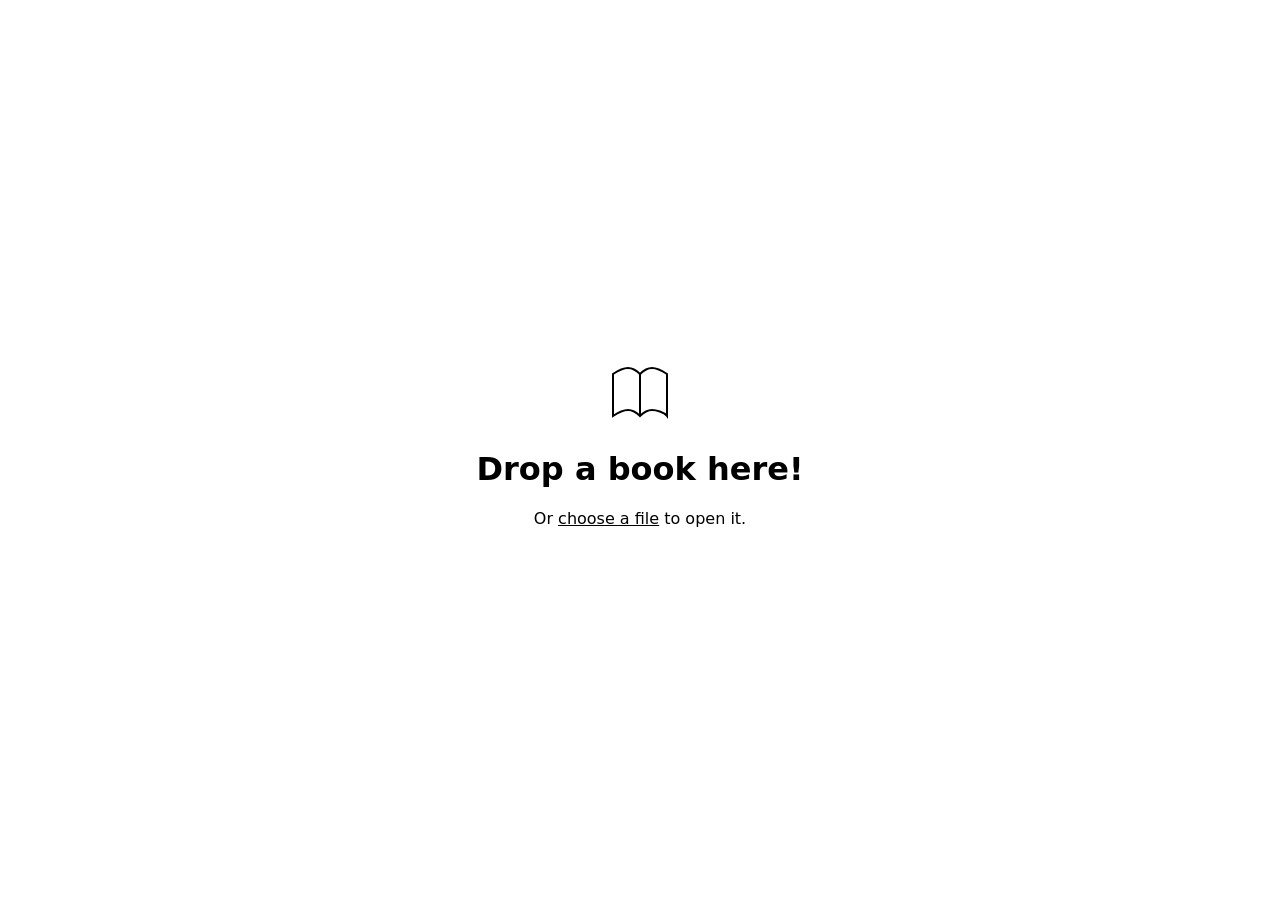
<file: src/foliate-js/reader.html>
<!DOCTYPE html>
<meta charset="utf-8">
<meta name="color-scheme" content="light dark">
<meta name="viewport" content="width=device-width, initial-scale=1">
<meta http-equiv="Content-Security-Policy" content="default-src 'self' blob:; script-src 'self'; style-src 'self' blob: 'unsafe-inline'; img-src 'self' blob: data:; connect-src 'self' blob: data: *; frame-src blob: data:; object-src blob: data:; form-action 'none';">
<title>E-Book Reader</title>
<style>
:root {
    --active-bg: rgba(0, 0, 0, .05);
}
@supports (color-scheme: light dark) {
    @media (prefers-color-scheme: dark) {
        :root {
            --active-bg: rgba(255, 255, 255, .1);
        }
    }
}
html {
    height: 100%;
}
body {
    margin: 0 auto;
    height: 100%;
    font: menu;
    font-family: system-ui, sans-serif;
}
#drop-target {
    height: 100vh;
    display: flex;
    align-items: center;
    justify-content: center;
    text-align: center;
    visibility: hidden;
}
#drop-target h1 {
    font-weight: 900;
}
#file-button {
    font: inherit;
    background: none;
    border: 0;
    padding: 0;
    text-decoration: underline;
    cursor: pointer;
}
.icon {
    display: block;
    fill: none;
    stroke: currentcolor;
    stroke-width: 2px;
}
.empty-state-icon {
    margin: auto;
}
.toolbar {
    box-sizing: border-box;
    position: absolute;
    z-index: 1;
    display: flex;
    align-items: center;
    justify-content: space-between;
    width: 100%;
    height: 48px;
    padding: 6px;
    transition: opacity 250ms ease;
    visibility: hidden;
}
.toolbar button {
    padding: 3px;
    border-radius: 6px;
    background: none;
    border: 0;
    color: GrayText;
}
.toolbar button:hover {
    background: rgba(0, 0, 0, .1);
    color: currentcolor;
}
#header-bar {
    top: 0;
}
#nav-bar {
    bottom: 0;
}
#progress-slider {
    flex-grow: 1;
    margin: 0 12px;
    visibility: hidden;
}
#side-bar {
    visibility: hidden;
    box-sizing: border-box;
    position: absolute;
    z-index: 2;
    top: 0;
    left: 0;
    height: 100%;
    width: 320px;
    transform: translateX(-320px);
    display: flex;
    flex-direction: column;
    background: Canvas;
    color: CanvasText;
    box-shadow: 0 0 0 1px rgba(0, 0, 0, .2), 0 0 40px rgba(0, 0, 0, .2);
    transition: visibility 0s linear 300ms, transform 300ms ease;
}
#side-bar.show {
    visibility: visible;
    transform: translateX(0);
    transition-delay: 0s;
}
#dimming-overlay {
    visibility: hidden;
    position: fixed;
    z-index: 2;
    top: 0;
    left: 0;
    width: 100%;
    height: 100%;
    background: rgba(0, 0, 0, .2);
    opacity: 0;
    transition: visibility 0s linear 300ms, opacity 300ms ease;
}
#dimming-overlay.show {
    visibility: visible;
    opacity: 1;
    transition-delay: 0s;
}
#side-bar-header {
    padding: 1rem;
    display: flex;
    border-bottom: 1px solid rgba(0, 0, 0, .1);
    align-items: center;
}
#side-bar-cover {
    height: 10vh;
    min-height: 60px;
    max-height: 180px;
    border-radius: 3px;
    border: 0;
    background: lightgray;
    box-shadow: 0 0 1px rgba(0, 0, 0, .1), 0 0 16px rgba(0, 0, 0, .1);
    margin-inline-end: 1rem;
}
#side-bar-cover:not([src]) {
    display: none;
}
#side-bar-title {
    margin: .5rem 0;
    font-size: inherit;
}
#side-bar-author {
    margin: .5rem 0;
    font-size: small;
    color: GrayText;
}
#toc-view {
    padding: .5rem;
    overflow-y: scroll;
}
#toc-view li, #toc-view ol {
    margin: 0;
    padding: 0;
    list-style: none;
}
#toc-view a, #toc-view span {
    display: block;
    border-radius: 6px;
    padding: 8px;
    margin: 2px 0;
}
#toc-view a {
    color: CanvasText;
    text-decoration: none;
}
#toc-view a:hover {
    background: var(--active-bg);
}
#toc-view span {
    color: GrayText;
}
#toc-view svg {
    margin-inline-start: -24px;
    padding-inline-start: 5px;
    padding-inline-end: 6px;
    fill: CanvasText;
    cursor: default;
    transition: transform .2s ease;
    opacity: .5;
}
#toc-view svg:hover {
    opacity: 1;
}
#toc-view [aria-current] {
    font-weight: bold;
    background: var(--active-bg);
}
#toc-view [aria-expanded="false"] svg {
    transform: rotate(-90deg);
}
#toc-view [aria-expanded="false"] + [role="group"] {
    display: none;
}
.menu-container {
    position: relative;
}
.menu, .menu ul {
    list-style: none;
    padding: 0;
    margin: 0;
}
.menu {
    visibility: hidden;
    position: absolute;
    right: 0;
    background: Canvas;
    color: CanvasText;
    border-radius: 6px;
    box-shadow: 0 0 0 1px rgba(0, 0, 0, .2), 0 0 16px rgba(0, 0, 0, .1);
    padding: 6px;
    cursor: default;
}
.menu.show {
    visibility: visible;
}
.menu li {
    padding: 6px 12px;
    padding-left: 24px;
    border-radius: 6px;
}
.menu li:hover {
    background: var(--active-bg);
}
.menu li[aria-checked="true"] {
    background-position: center left;
    background-repeat: no-repeat;
    background-image: url('data:image/svg+xml;utf8,%3Csvg%20xmlns%3D%22http%3A%2F%2Fwww.w3.org%2F2000%2Fsvg%22%20width%3D%2224%22%20height%3D%2224%22%3E%3Ccircle%20cx%3D%2212%22%20cy%3D%2212%22%20r%3D%223%22%2F%3E%3C%2Fsvg%3E');
}
.popover {
    background: Canvas;
    color: CanvasText;
    border-radius: 6px;
    box-shadow: 0 0 0 1px rgba(0, 0, 0, .2), 0 0 16px rgba(0, 0, 0, .1), 0 0 32px rgba(0, 0, 0, .1);
}
.popover-arrow-down {
    fill: Canvas;
    filter: drop-shadow(0 -1px 0 rgba(0, 0, 0, .2));
}
.popover-arrow-up {
    fill: Canvas;
    filter: drop-shadow(0 1px 0 rgba(0, 0, 0, .2));
}
</style>
<input type="file" id="file-input" hidden>
<div id="drop-target" class="filter">
    <div>
        <svg class="icon empty-state-icon" width="72" height="72" aria-hidden="true">
            <path d="M36 18s-6-6-12-6-15 6-15 6v42s9-6 15-6 12 6 12 6c4-4 8-6 12-6s12 2 15 6V18c-6-4-12-6-15-6-4 0-8 2-12 6m0 0v42"/>
        </svg>
        <h1>Drop a book here!</h1>
        <p>Or <button id="file-button">choose a file</button> to open it.</p>
    </div>
</div>
<div id="dimming-overlay" aria-hidden="true"></div>
<div id="side-bar">
    <div id="side-bar-header">
        <img id="side-bar-cover">
        <div>
            <h1 id="side-bar-title"></h1>
            <p id="side-bar-author"></p>
        </div>
    </div>
    <div id="toc-view"></div>
</div>
<div id="header-bar" class="toolbar">
    <button id="side-bar-button" aria-label="Show sidebar">
        <svg class="icon" width="24" height="24" aria-hidden="true">
            <path d="M 4 6 h 16 M 4 12 h 16 M 4 18 h 16"/>
        </svg>
    </button>
    <div id="menu-button" class="menu-container">
        <button aria-label="Show settings" aria-haspopup="true">
            <svg class="icon" width="24" height="24" aria-hidden="true">
                <path d="M5 12.7a7 7 0 0 1 0-1.4l-1.8-2 2-3.5 2.7.5a7 7 0 0 1 1.2-.7L10 3h4l.9 2.6 1.2.7 2.7-.5 2 3.4-1.8 2a7 7 0 0 1 0 1.5l1.8 2-2 3.5-2.7-.5a7 7 0 0 1-1.2.7L14 21h-4l-.9-2.6a7 7 0 0 1-1.2-.7l-2.7.5-2-3.4 1.8-2Z"/>
                <circle cx="12" cy="12" r="3"/>
            </svg>
        </button>
    </div>
</div>
<div id="nav-bar" class="toolbar">
    <button id="left-button" aria-label="Go left">
        <svg class="icon" width="24" height="24" aria-hidden="true">
            <path d="M 15 6 L 9 12 L 15 18"/>
        </svg>
    </button>
    <input id="progress-slider" type="range" min="0" max="1" step="any" list="tick-marks">
    <datalist id="tick-marks"></datalist>
    <button id="right-button" aria-label="Go right">
        <svg class="icon" width="24" height="24" aria-hidden="true">
            <path d="M 9 6 L 15 12 L 9 18"/>
        </svg>
    </button>
</div>
<script src="reader.js" type="module"></script>
</file>
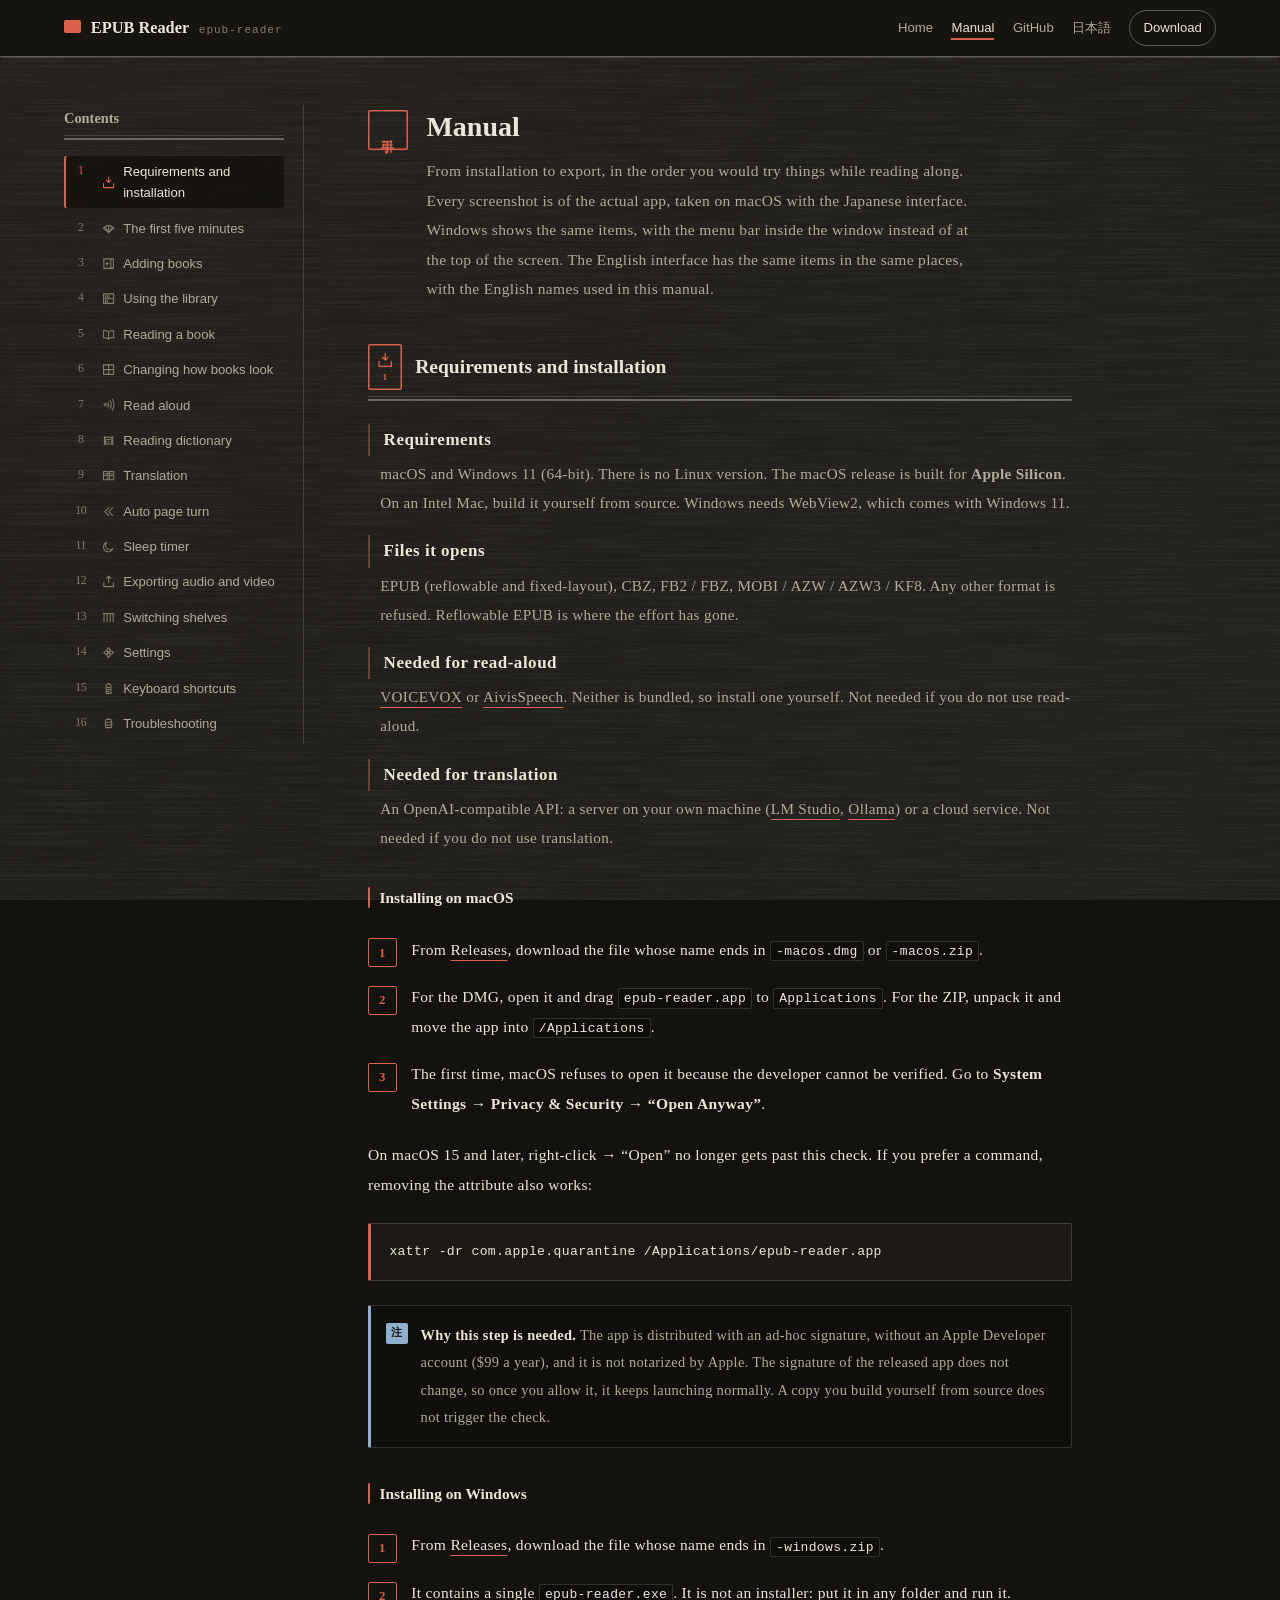
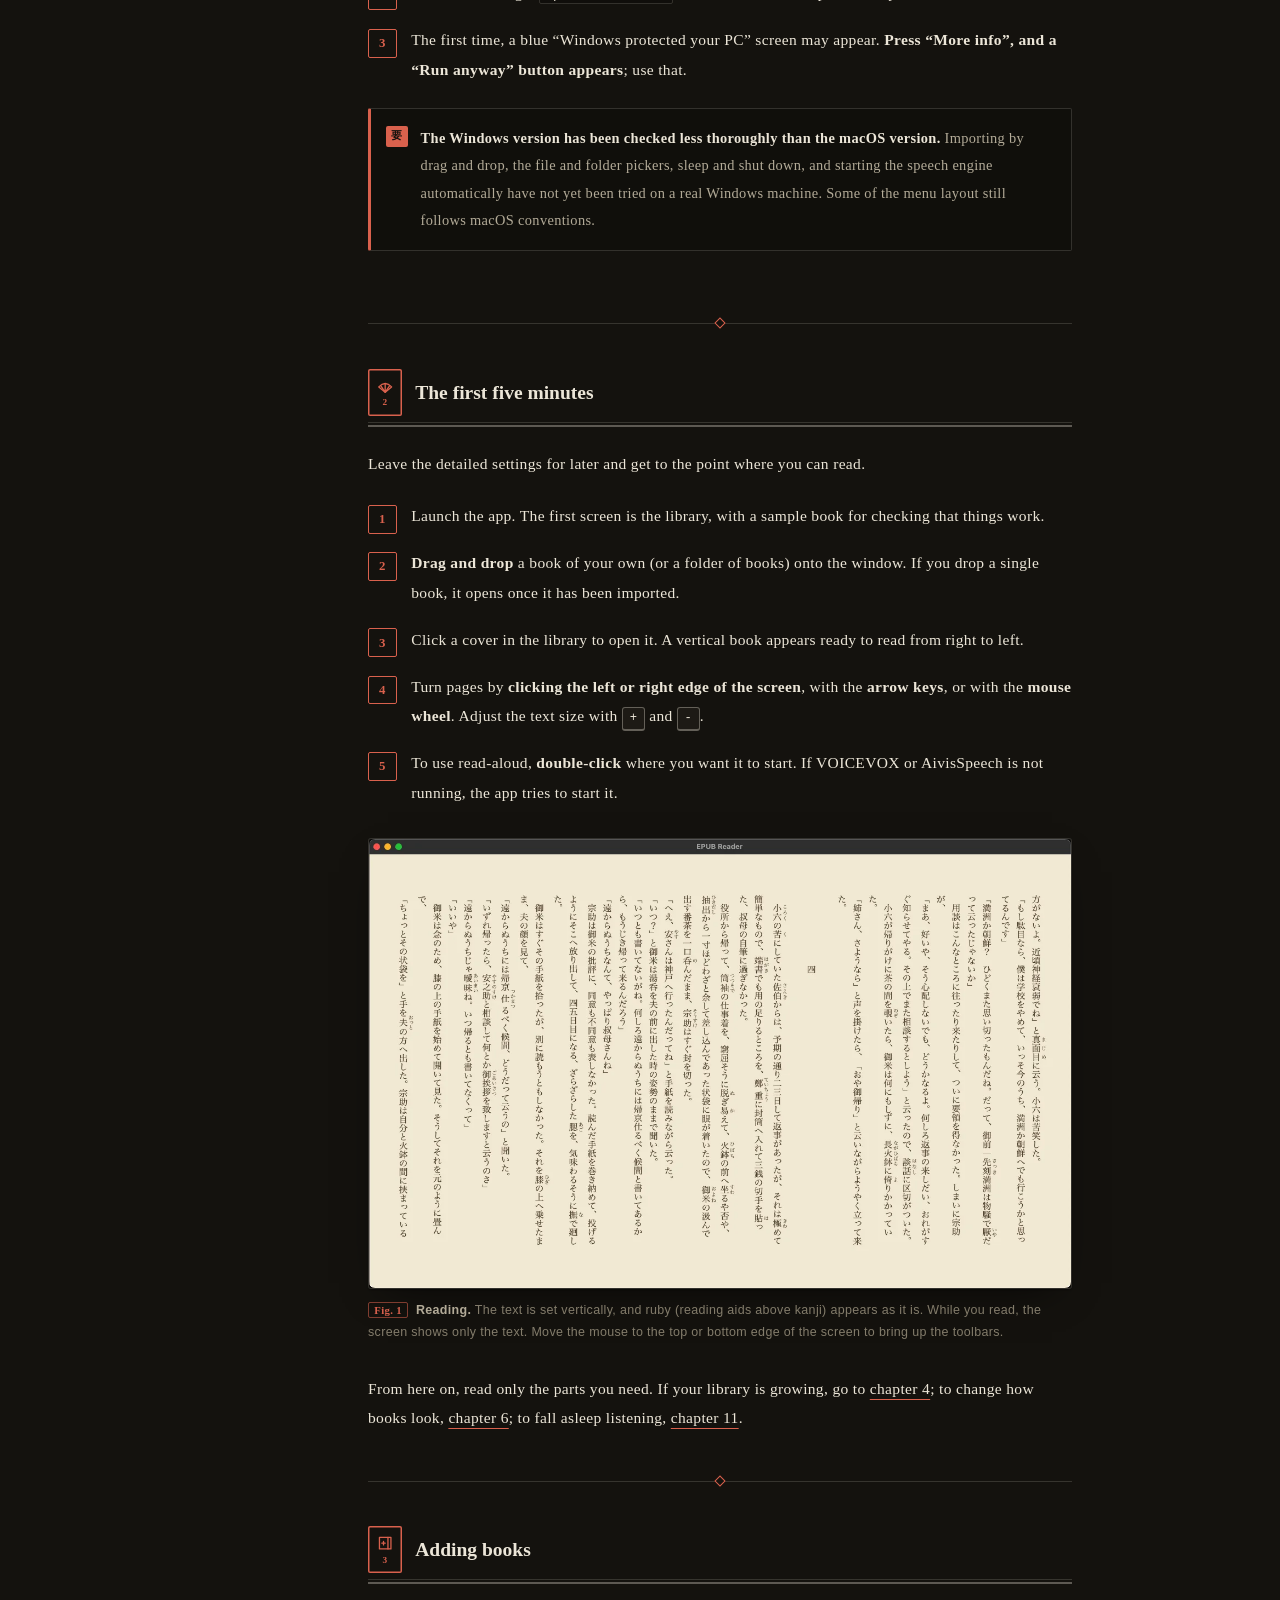
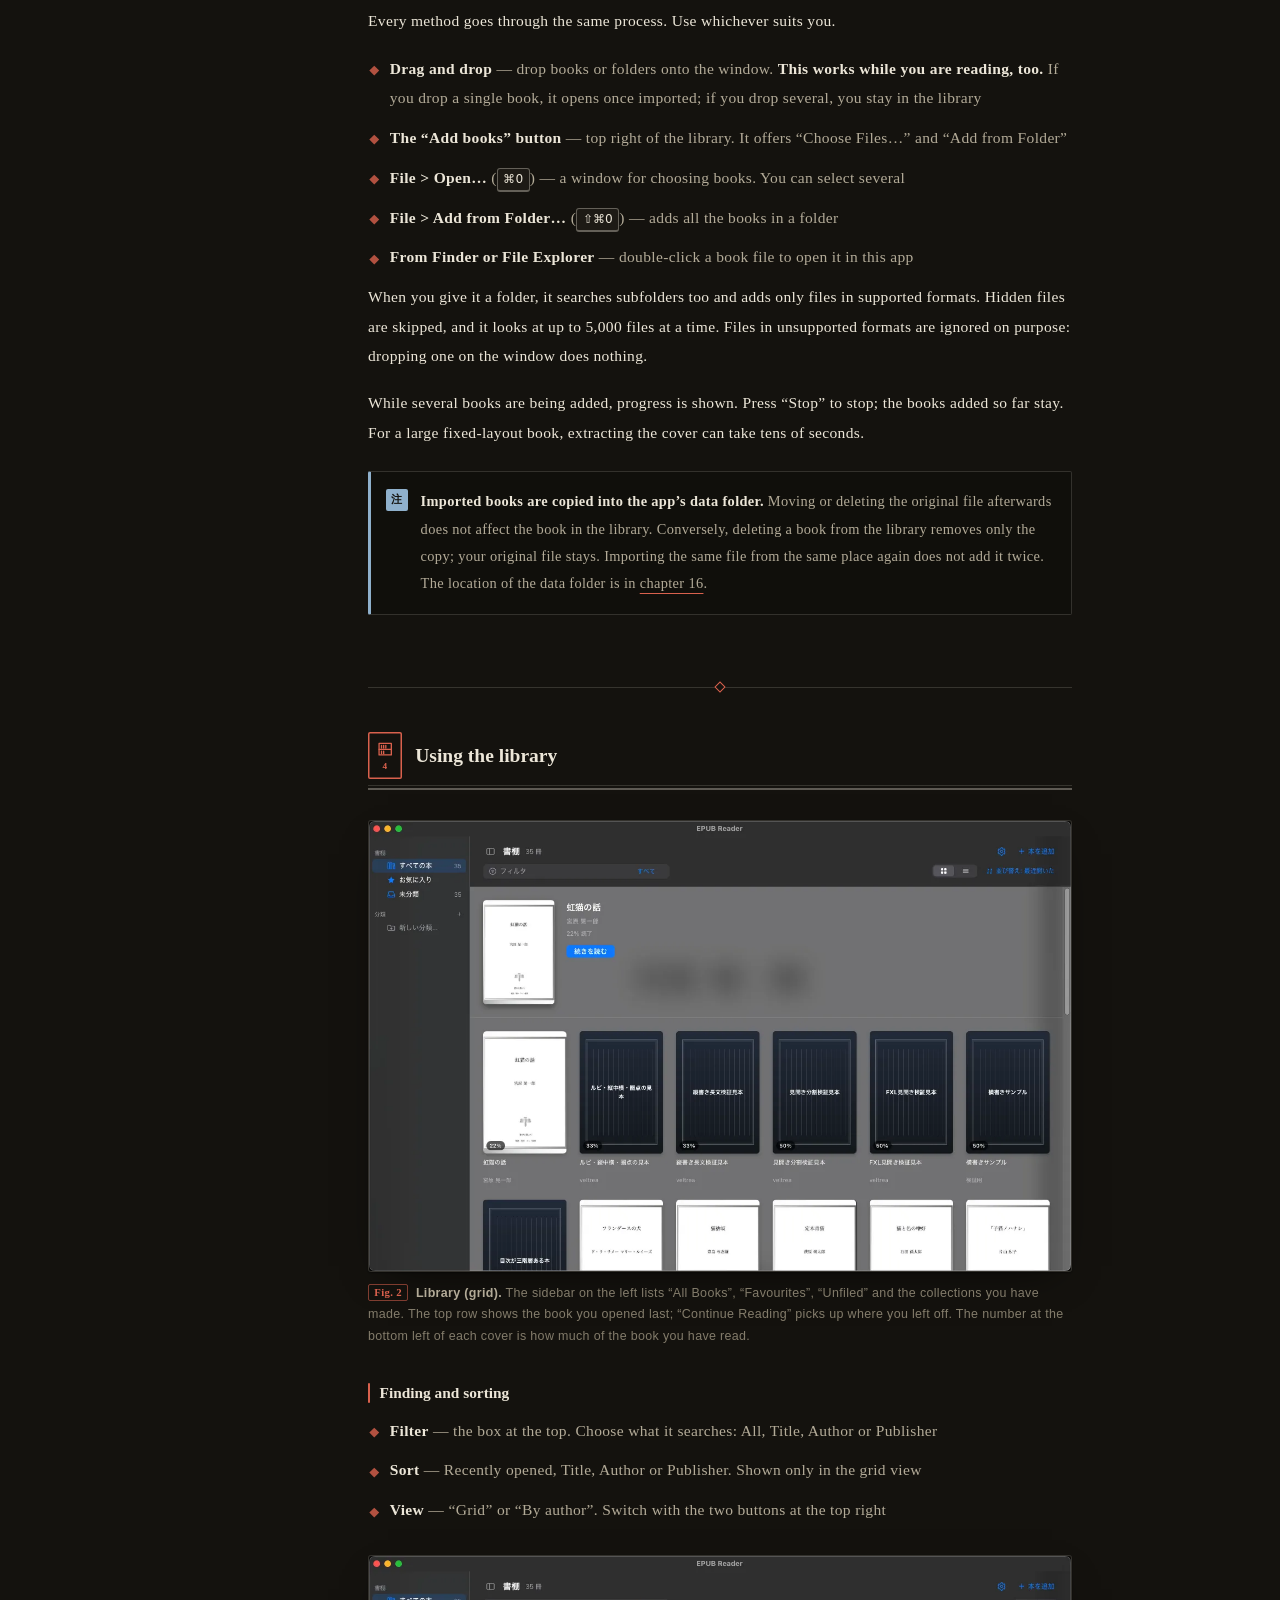
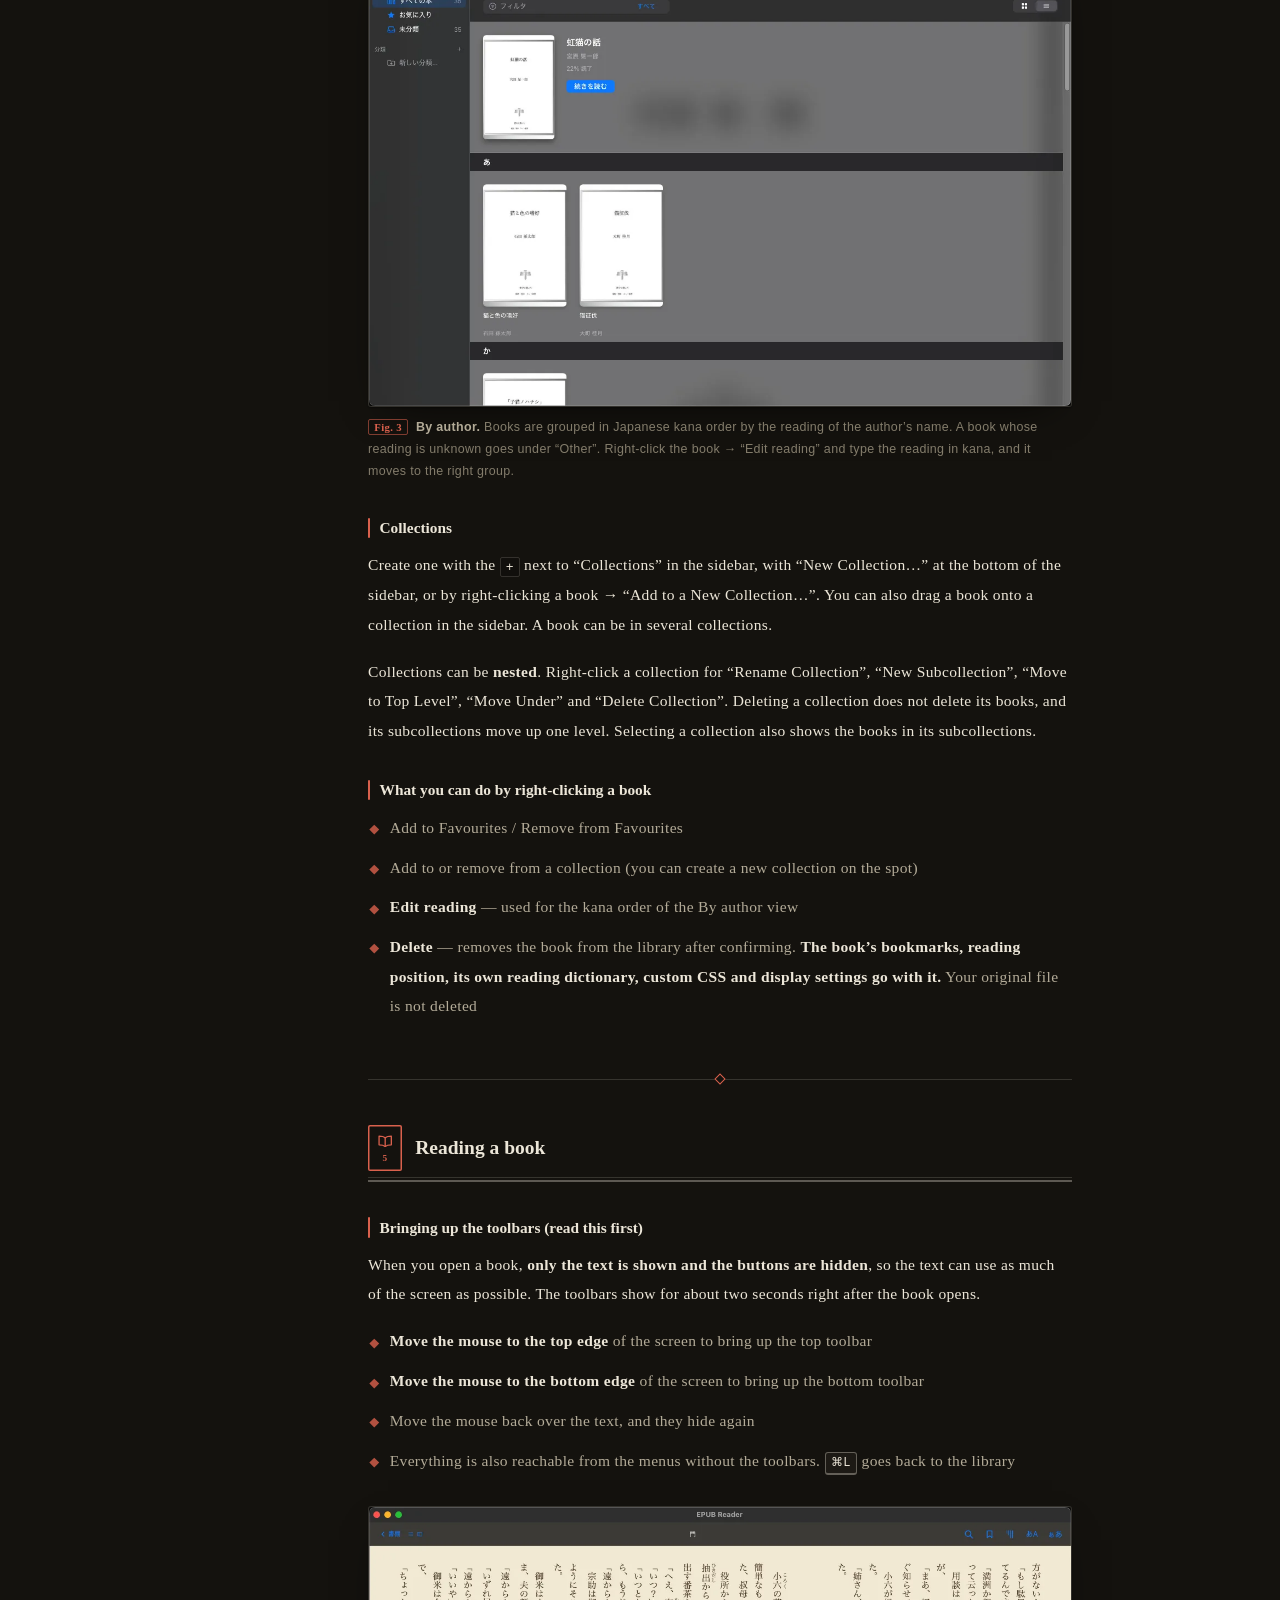
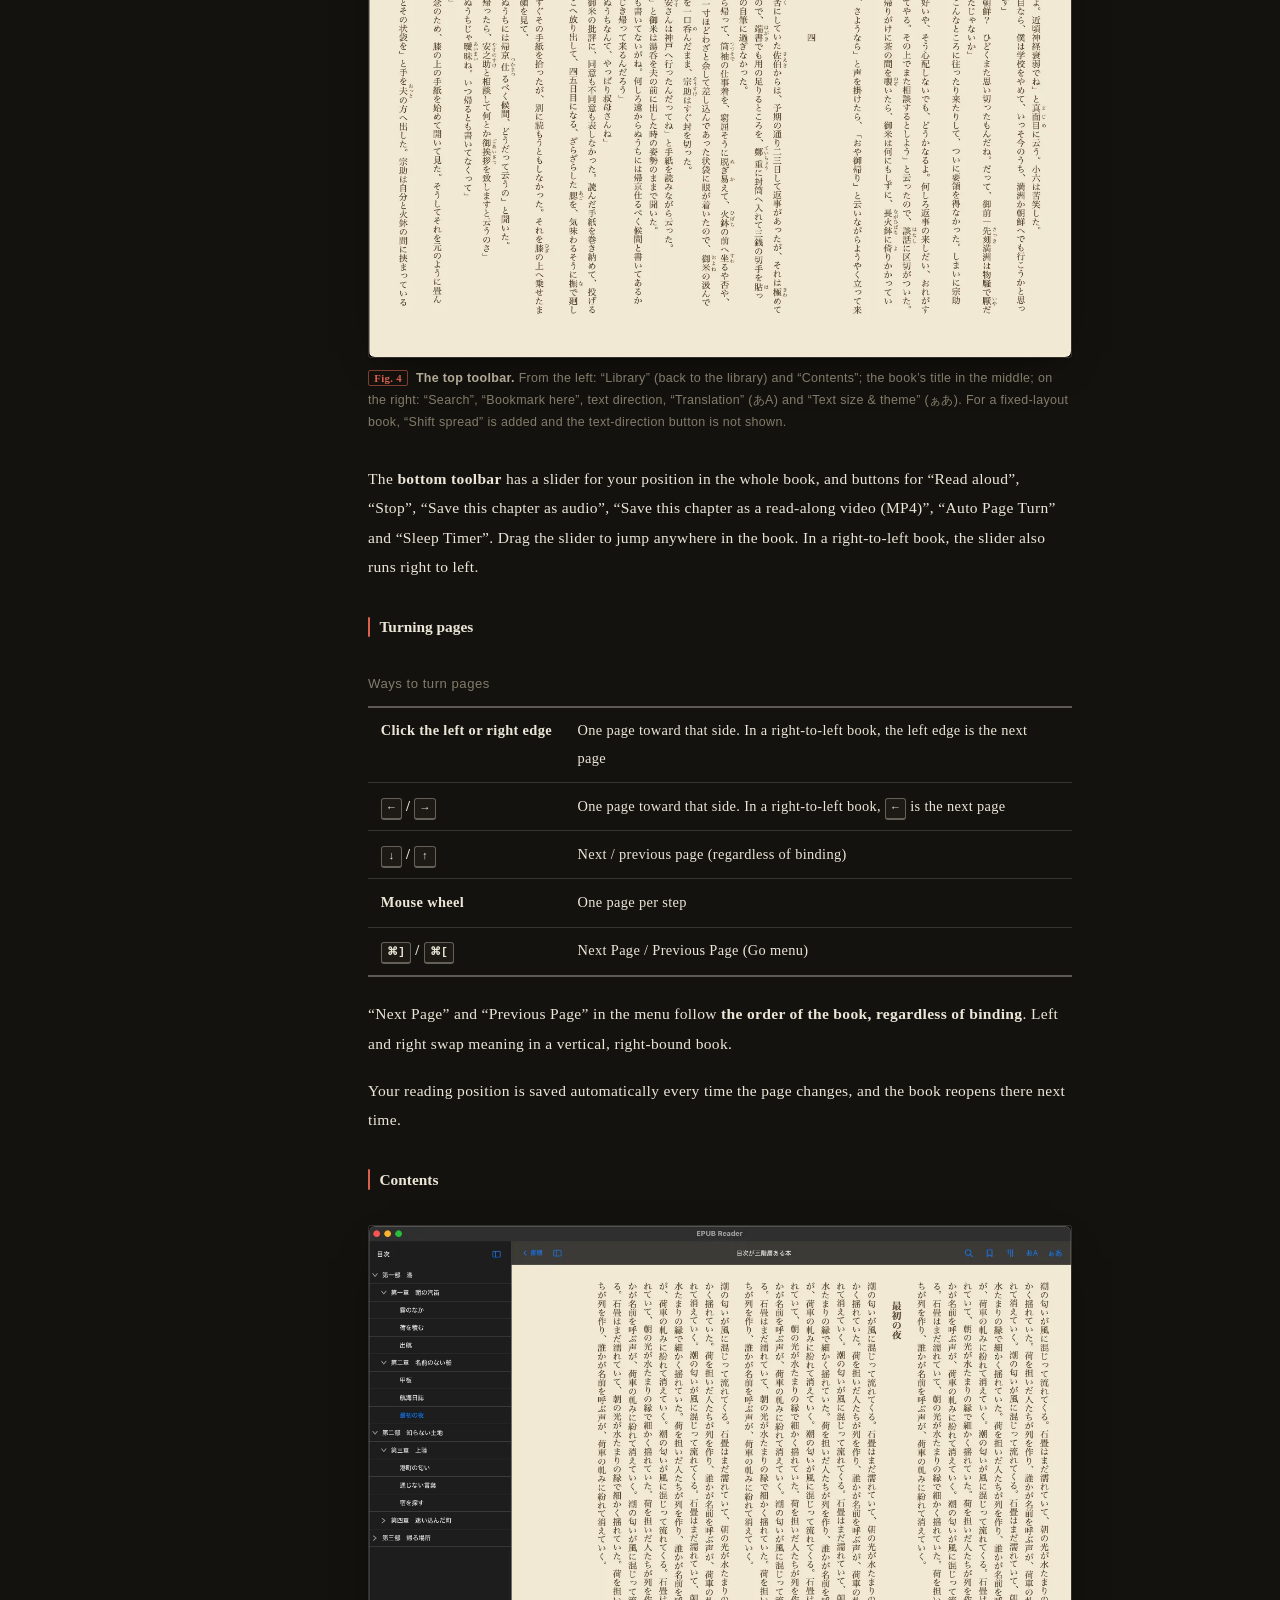
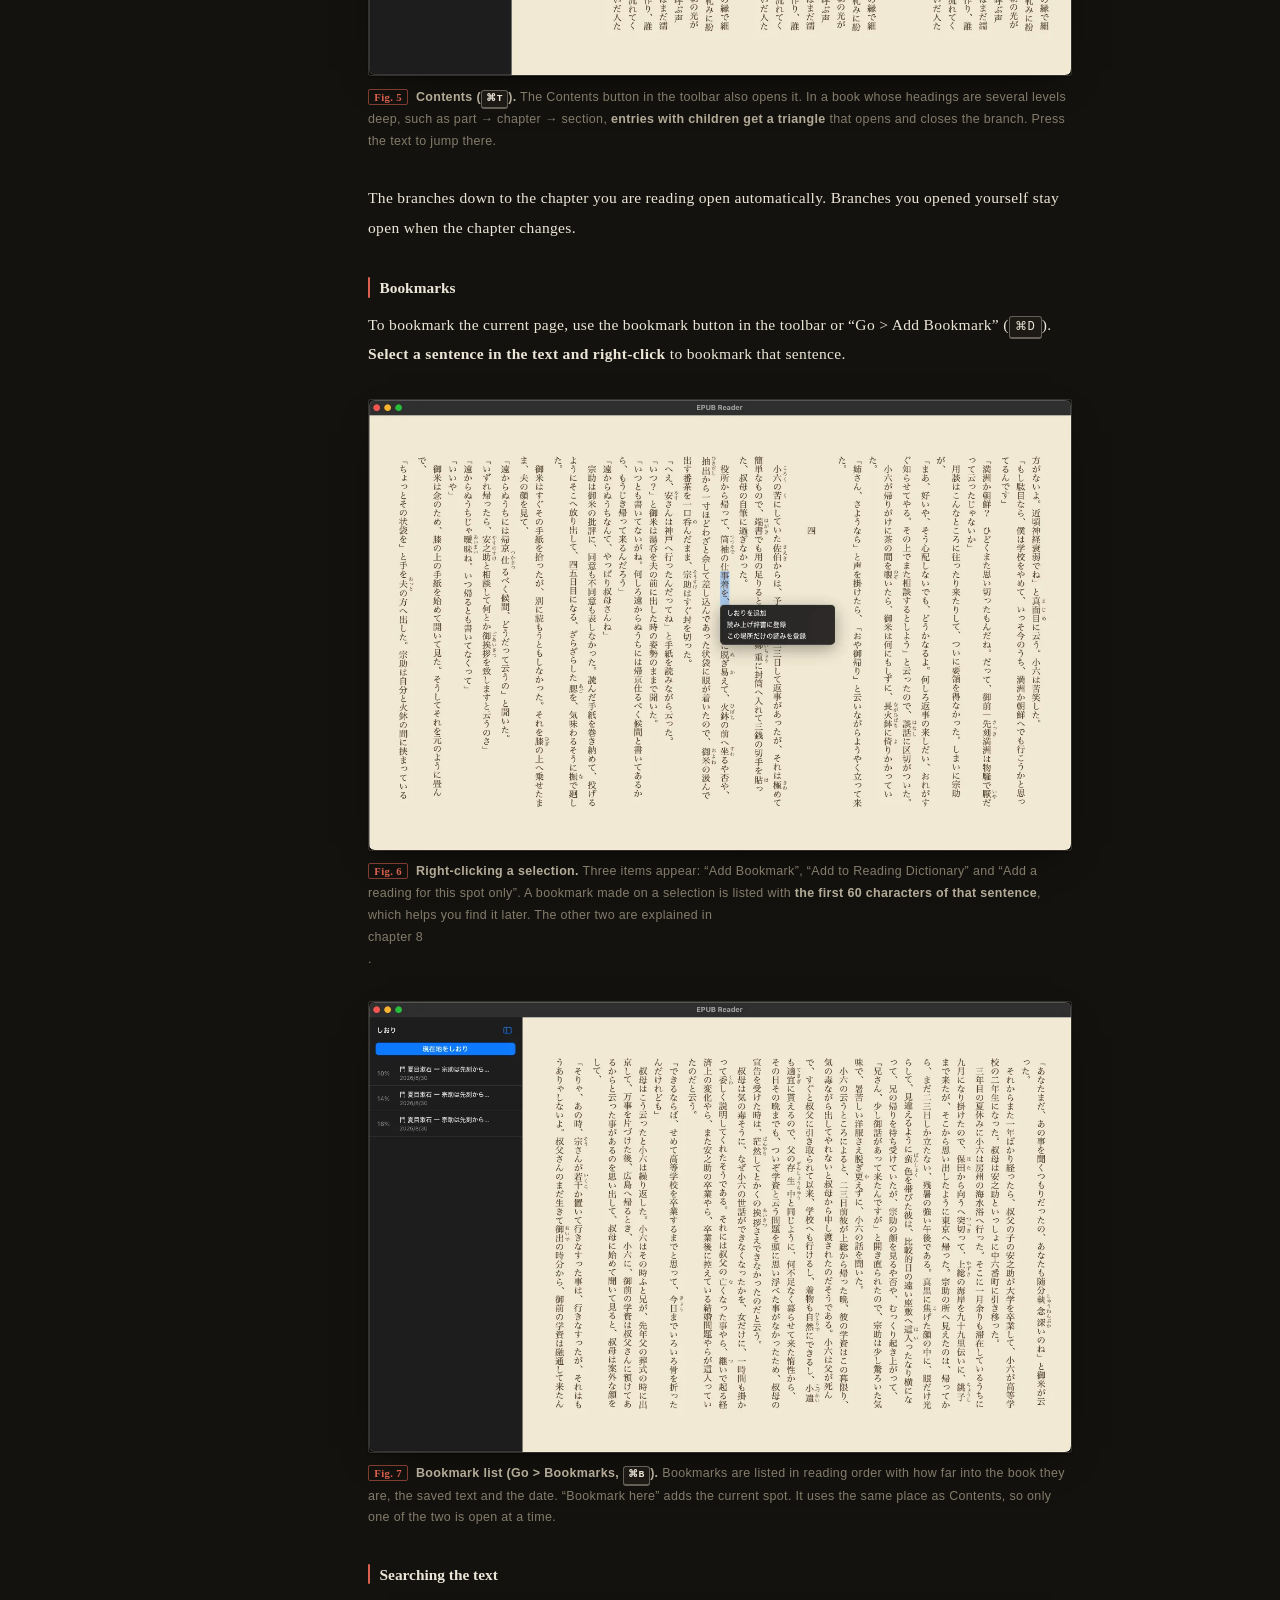
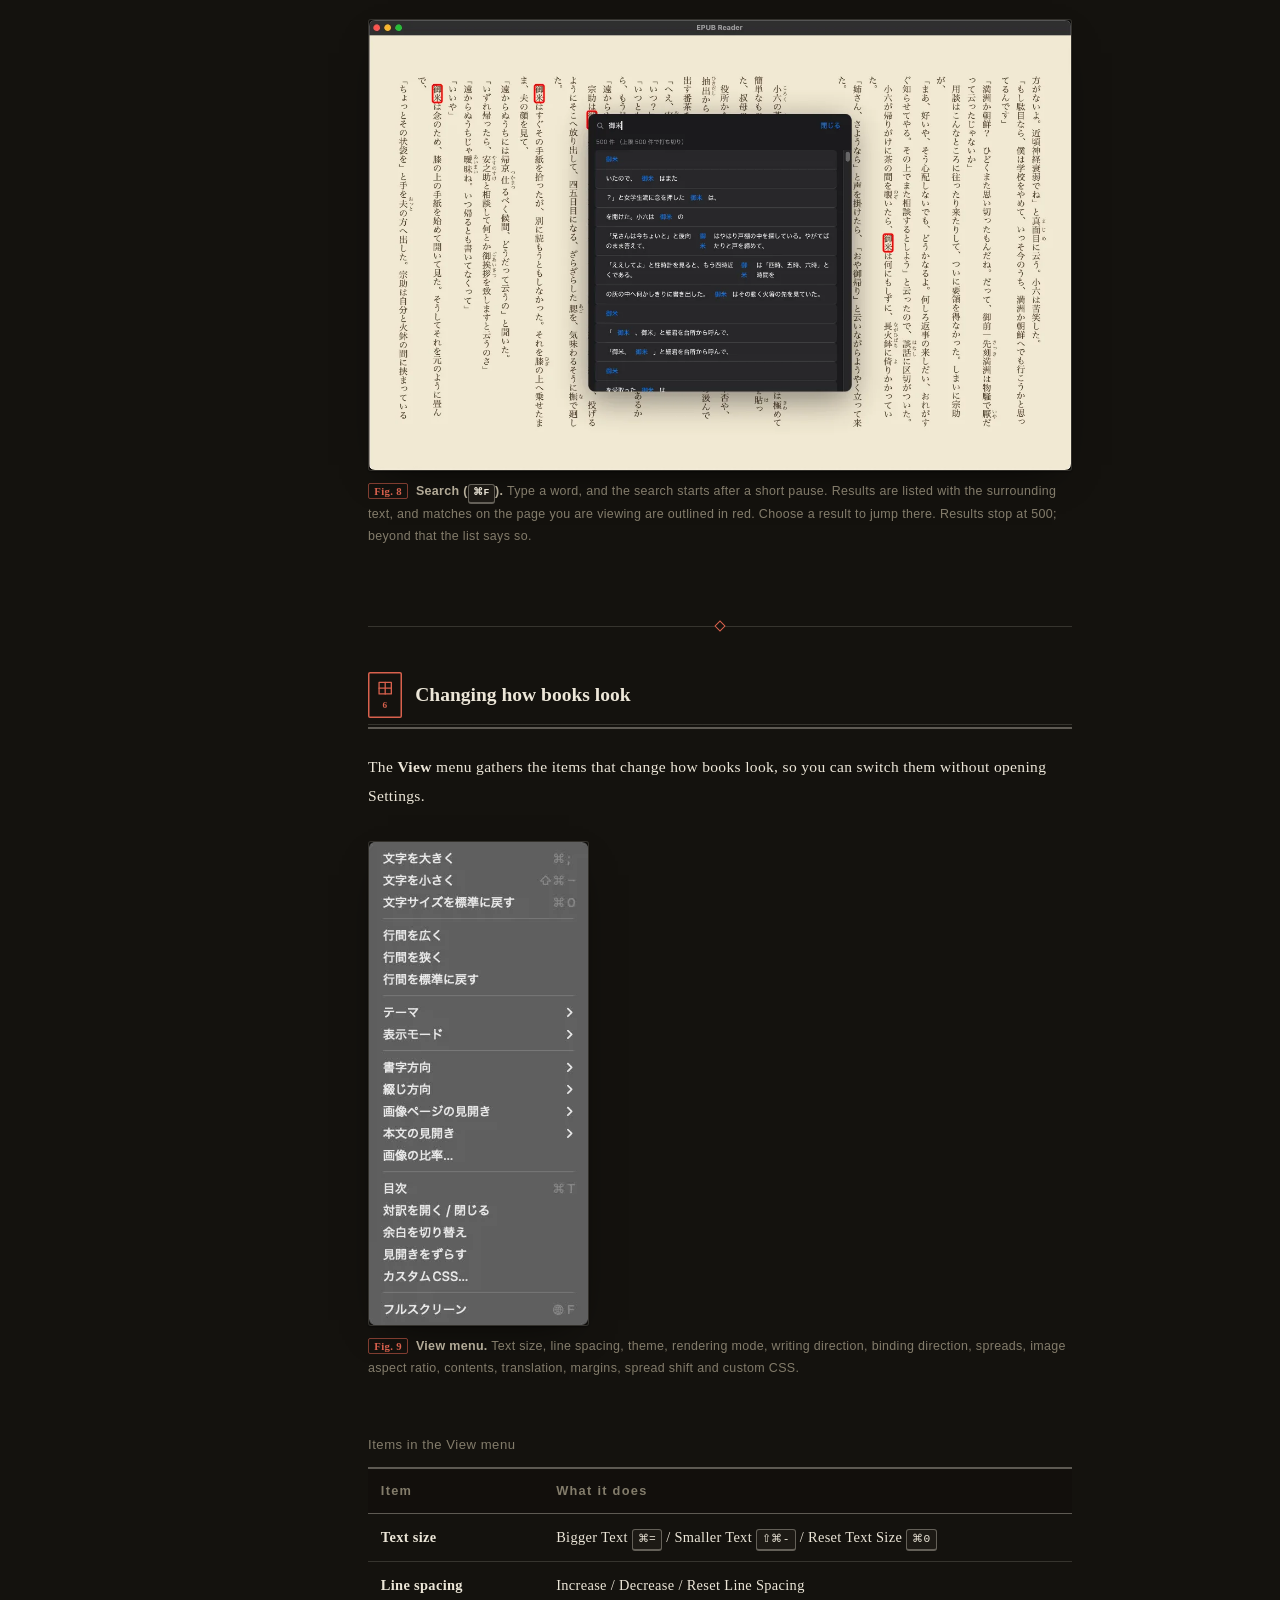
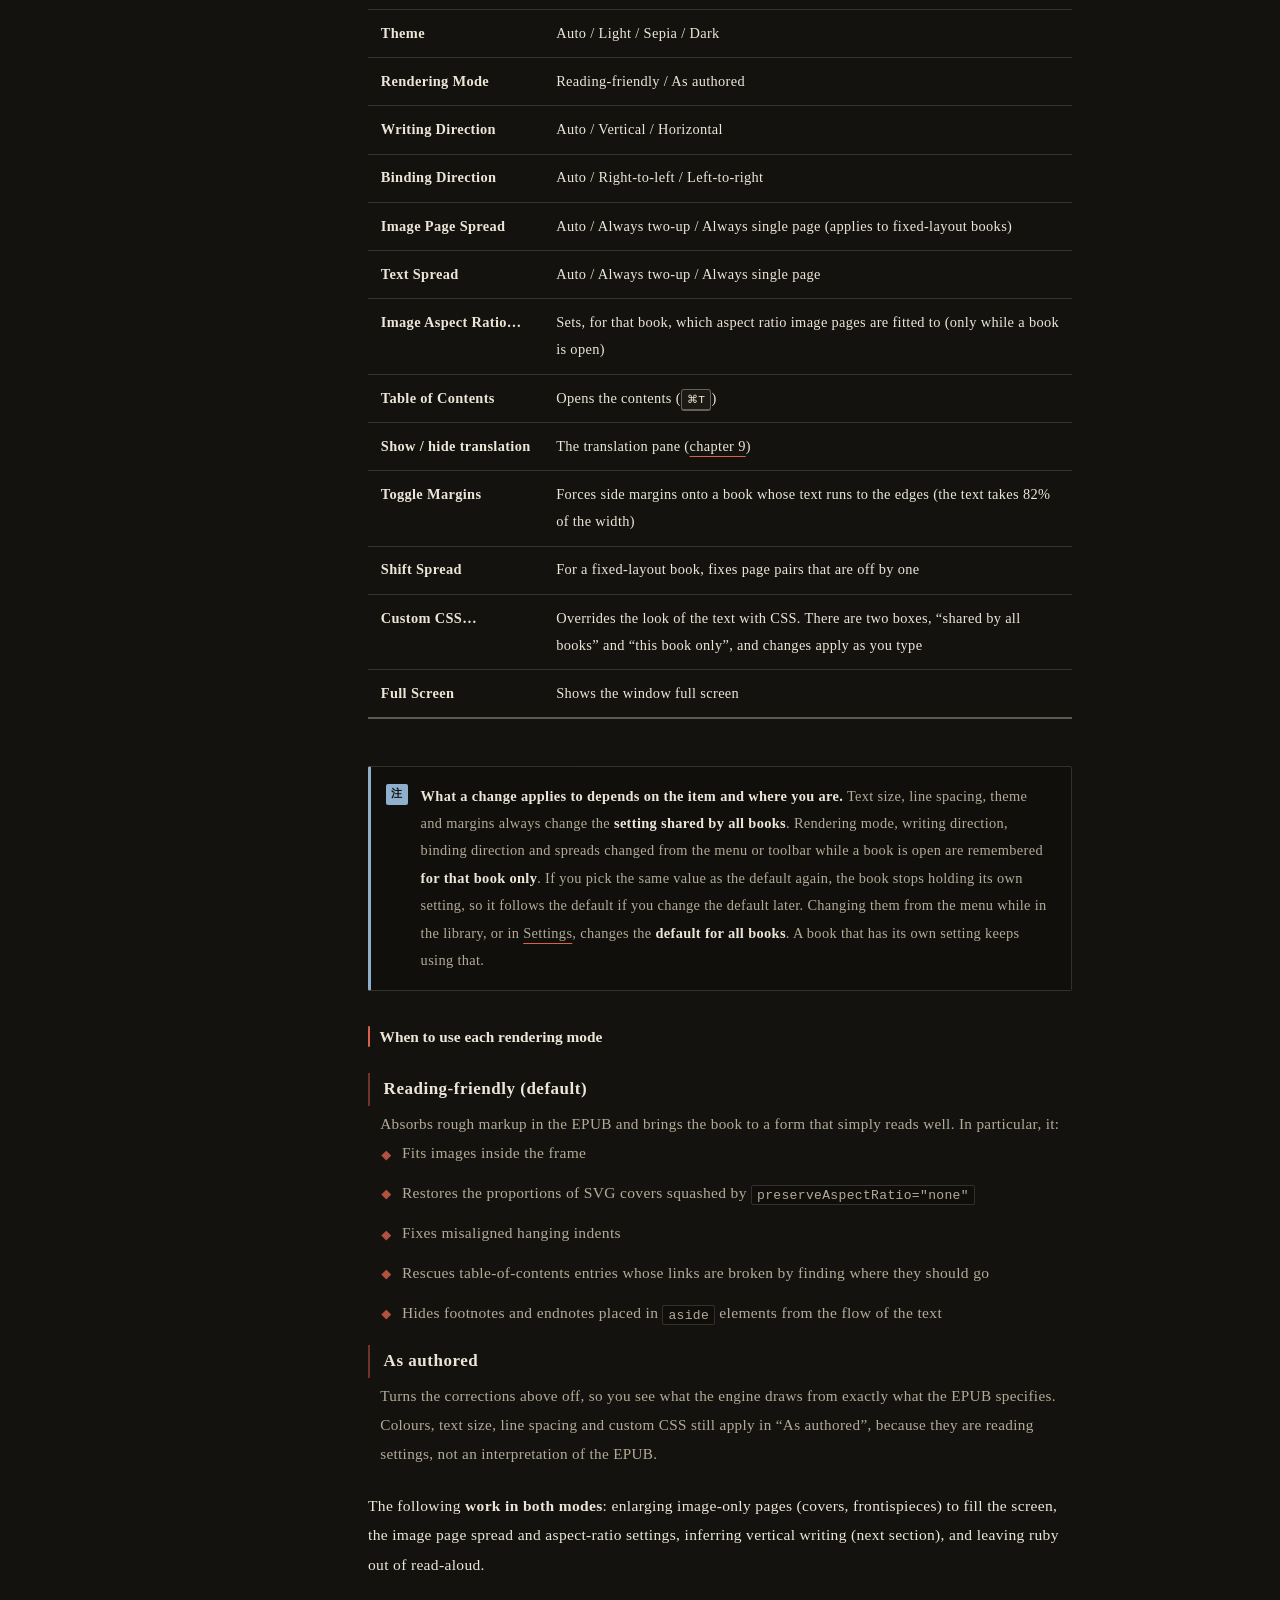
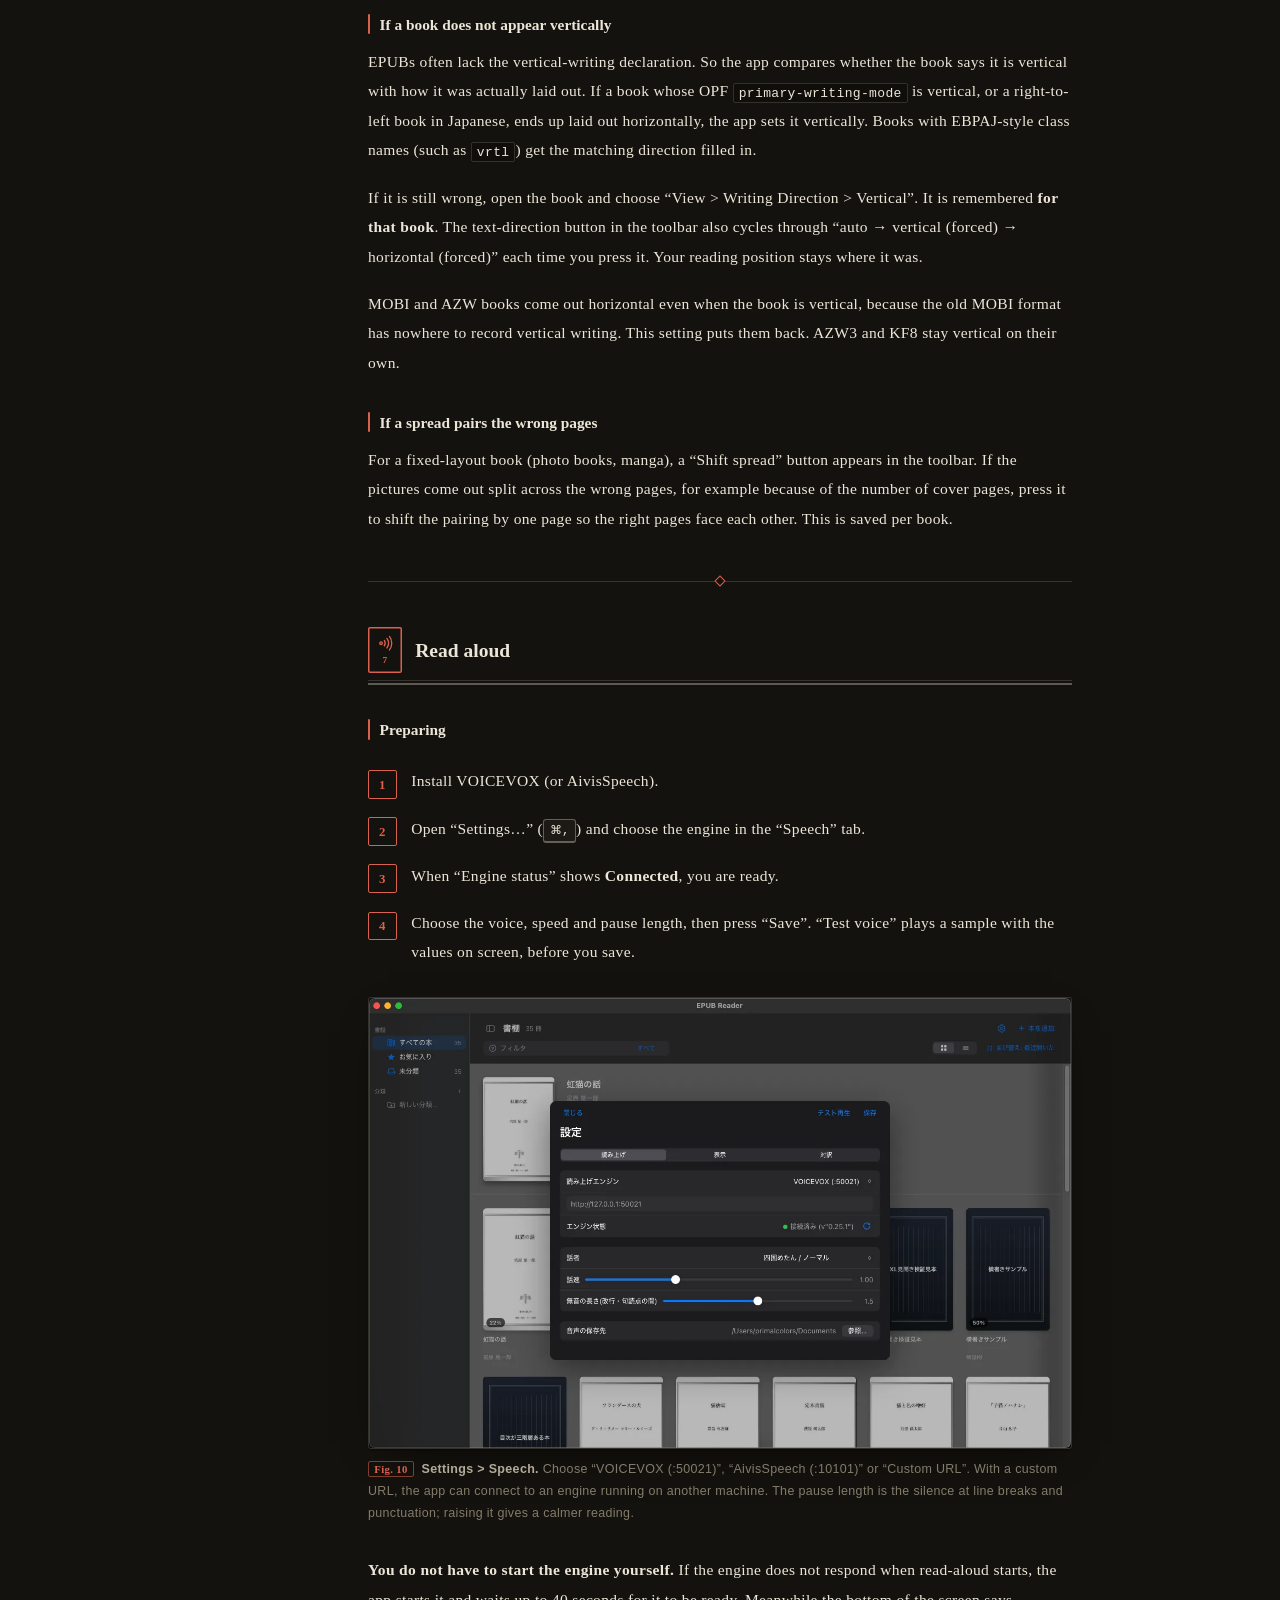
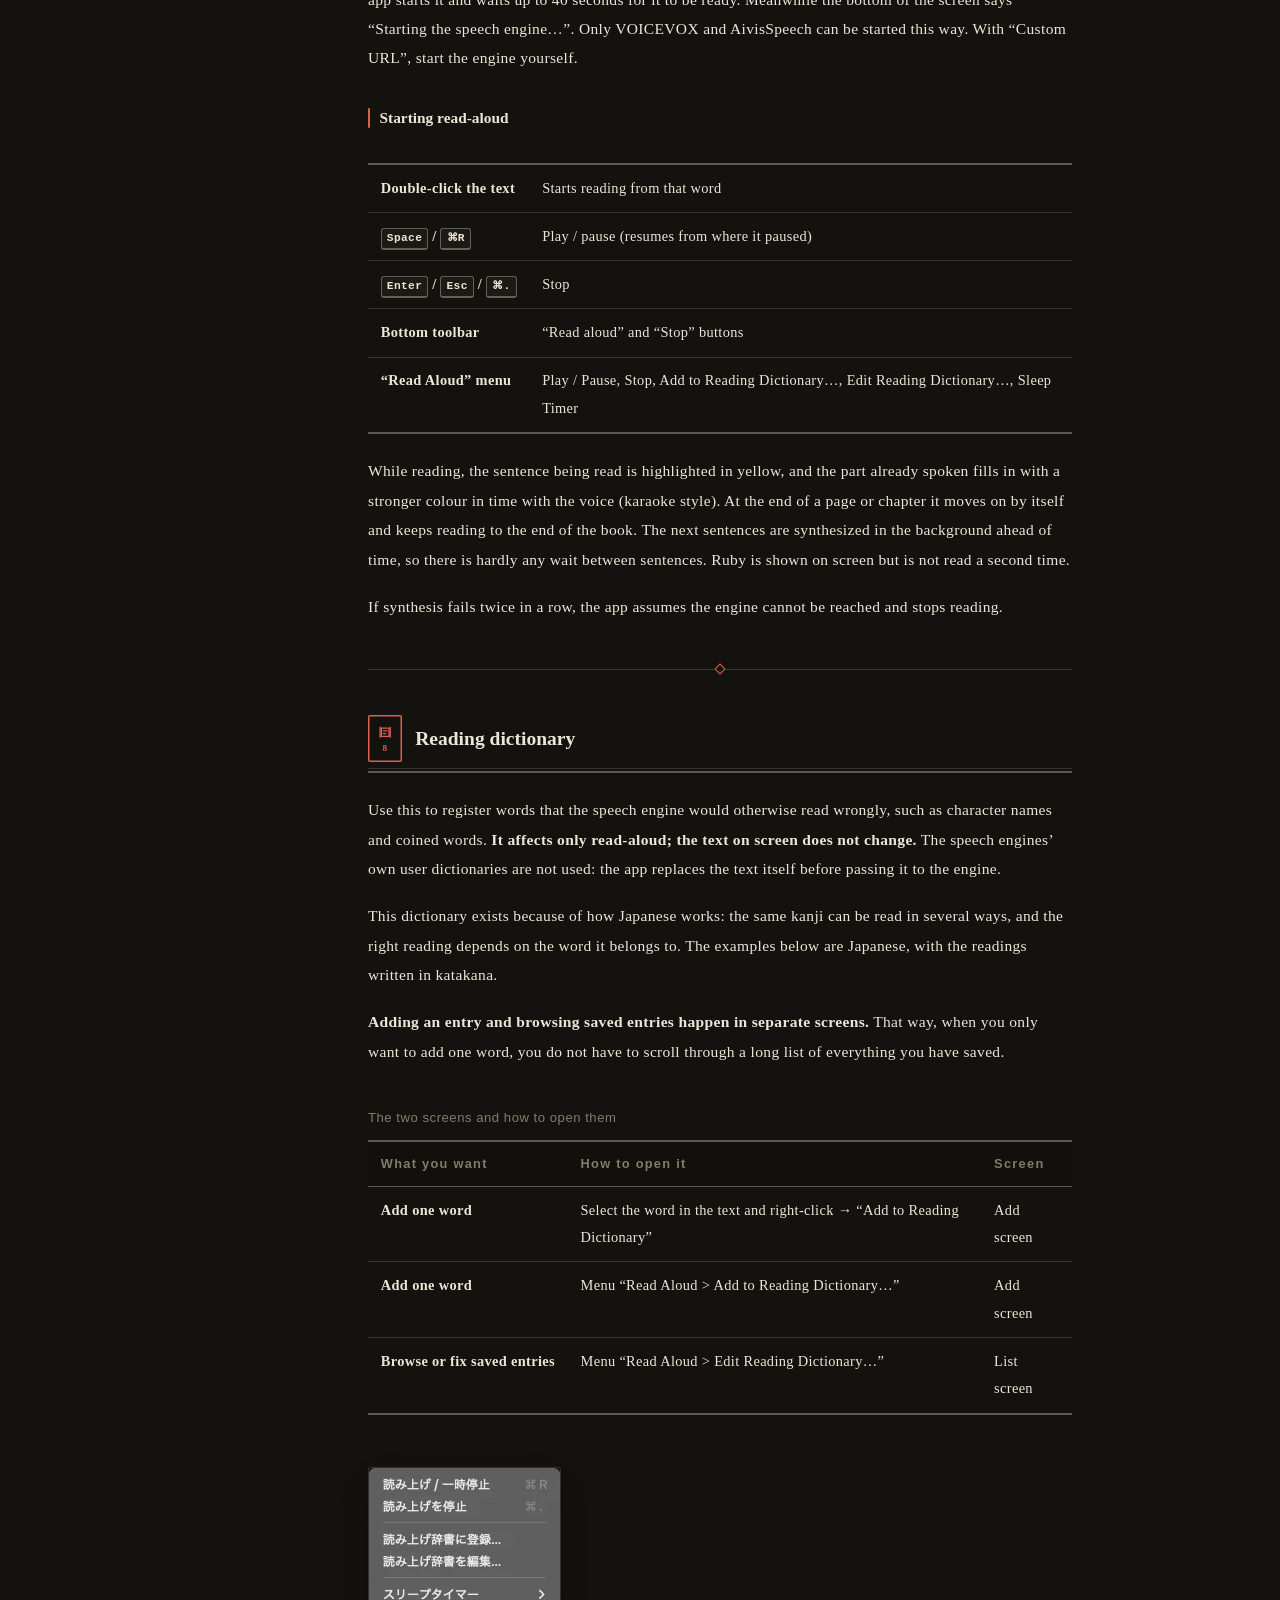
<file: docs/manual/en/manual.html>
<!DOCTYPE html>
<html lang="en">
<head>
<meta charset="utf-8">
<meta name="viewport" content="width=device-width, initial-scale=1">
<title>Manual — EPUB Reader (epub-reader)</title>
<meta name="description" content="How to use epub-reader on macOS and Windows 11: installing, adding books, the library, changing how books look, read-aloud and the reading dictionary, translation, auto page turn, the sleep timer, exporting audio and narrated video, and keyboard shortcuts.">
<link rel="alternate" hreflang="ja" href="../manual.html">
<link rel="alternate" hreflang="en" href="manual.html">
<link rel="stylesheet" href="../assets/site.css">
</head>
<body>

<!-- Chapter emblems (mon) -->
<svg xmlns="http://www.w3.org/2000/svg" width="0" height="0" style="position:absolute;overflow:hidden" aria-hidden="true">
<!--
  マニュアルの章の紋（もん）。
  家紋にならって、線だけで描いた単純な図形にしてある。塗りは使わない。
  色は currentColor を継承するので、置いた場所の文字色に従う。
  升目は 24×24。線の太さは 1.6 で統一する。
-->
<defs>
  <!-- 花菱の花びら一枚。設定の紋で四方に回して使う。 -->
  <path id="mon-petal" d="M12 4.3c1.9 1.9 2.9 3.4 2.9 4.7 0 1.3-1 2.3-2.9 3.1-1.9-.8-2.9-1.8-2.9-3.1 0-1.3 1-2.8 2.9-4.7z"/>
</defs>

<!-- 動作環境とインストール — 箱に納める -->
<symbol id="mon-install" viewBox="0 0 24 24">
  <path d="M12 3.2v8.6M8.3 8.2 12 11.9l3.7-3.7"/>
  <path d="M4 13.6v6.4h16v-6.4"/>
</symbol>

<!-- 最初の五分 — 扇（末広） -->
<symbol id="mon-fan" viewBox="0 0 24 24">
  <path d="M12 20 3.6 12.9Q12 4.1 20.4 12.9Z"/>
  <path d="M12 20V9.2M12 20 6.6 12M12 20l5.4-8"/>
</symbol>

<!-- 本を追加する — 和綴じ本に加える印 -->
<symbol id="mon-book-add" viewBox="0 0 24 24">
  <path d="M4.5 4.5h15v15h-15z"/>
  <path d="M15.6 4.5v15"/>
  <path d="M7.6 12h4.4M9.8 9.8v4.4"/>
</symbol>

<!-- 書棚を使う — 棚に並ぶ背表紙 -->
<symbol id="mon-shelf" viewBox="0 0 24 24">
  <path d="M4 4.5h16v15H4z"/>
  <path d="M4 12.2h16"/>
  <path d="M7.2 7v3.6M10 7v3.6M12.8 7v3.6M7.2 14.6v3.2M10 14.6v3.2"/>
</symbol>

<!-- 本を読む — 開いた本 -->
<symbol id="mon-read" viewBox="0 0 24 24">
  <path d="M12 7.6v11.2"/>
  <path d="M12 7.6C10.2 6.1 7.6 5.5 4 5.5v11.3c3.6 0 6.2.6 8 2 1.8-1.4 4.4-2 8-2V5.5c-3.6 0-6.2.6-8 2.1z"/>
</symbol>

<!-- 見え方を変える — 障子の格子 -->
<symbol id="mon-shoji" viewBox="0 0 24 24">
  <path d="M4 4.5h16v15H4z"/>
  <path d="M12 4.5v15M4 12h16"/>
</symbol>

<!-- 読み上げ — 声が広がる -->
<symbol id="mon-voice" viewBox="0 0 24 24">
  <circle cx="6.6" cy="12" r="1.7"/>
  <path d="M10.8 8.4a6.2 6.2 0 0 1 0 7.2"/>
  <path d="M14.2 5.8a10.4 10.4 0 0 1 0 12.4"/>
  <path d="M17.6 3.2a14.6 14.6 0 0 1 0 17.6"/>
</symbol>

<!-- 読み上げ辞書 — 巻物 -->
<symbol id="mon-scroll" viewBox="0 0 24 24">
  <path d="M7 6.6h10v10.8H7z"/>
  <path d="M5.4 5.4v13.2M18.6 5.4v13.2"/>
  <path d="M9.6 10.2h4.8M9.6 13.8h3.2"/>
</symbol>

<!-- 対訳 — 原文と訳文を二枚並べる -->
<symbol id="mon-pair" viewBox="0 0 24 24">
  <path d="M3.8 5.5h7v13h-7zM13.2 5.5h7v13h-7z"/>
  <path d="M5.8 9h3M5.8 12h3M15.2 9h3M15.2 12h3"/>
</symbol>

<!-- 自動ページ送り — 右から左へ送る -->
<symbol id="mon-turn" viewBox="0 0 24 24">
  <path d="M18.4 5.8 12.2 12l6.2 6.2M12.2 5.8 6 12l6.2 6.2"/>
</symbol>

<!-- スリープタイマー — 三日月 -->
<symbol id="mon-moon" viewBox="0 0 24 24">
  <path d="M18.8 14.9A7.7 7.7 0 1 1 9.1 5.2a6.2 6.2 0 0 0 9.7 9.7z"/>
</symbol>

<!-- 音声と動画の書き出し — 外へ出す -->
<symbol id="mon-export" viewBox="0 0 24 24">
  <path d="M12 3.4V14M8.3 7.1 12 3.4l3.7 3.7"/>
  <path d="M4.5 13.6v6.4h15v-6.4"/>
</symbol>

<!-- 書棚を切り替える — 暖簾 -->
<symbol id="mon-noren" viewBox="0 0 24 24">
  <path d="M3.4 5.4h17.2"/>
  <path d="M4.8 5.4v13.2M9.6 5.4v13.2M14.4 5.4v13.2M19.2 5.4v13.2"/>
</symbol>

<!-- 設定 — 花菱 -->
<symbol id="mon-hanabishi" viewBox="0 0 24 24">
  <use href="#mon-petal"/>
  <use href="#mon-petal" transform="rotate(90 12 12)"/>
  <use href="#mon-petal" transform="rotate(180 12 12)"/>
  <use href="#mon-petal" transform="rotate(270 12 12)"/>
</symbol>

<!-- ショートカット一覧 — 立て札 -->
<symbol id="mon-fuda" viewBox="0 0 24 24">
  <path d="M12 3.4 15.8 7v12.6H8.2V7z"/>
  <path d="M10.2 10.4h3.6M10.2 13.6h3.6M10.2 16.8h2.2"/>
</symbol>

<!-- うまくいかないとき — 提灯 -->
<symbol id="mon-chochin" viewBox="0 0 24 24">
  <path d="M12 3.4v2.2"/>
  <path d="M8.2 5.6h7.6M8.2 18.4h7.6"/>
  <path d="M8.2 5.6c-1.7 2.2-1.7 10.6 0 12.8M15.8 5.6c1.7 2.2 1.7 10.6 0 12.8"/>
  <path d="M7.2 9.8h9.6M7.2 14.2h9.6"/>
</symbol>
</svg>

<a class="skip-link" href="#main">Skip to content</a>

<header class="masthead">
  <div class="wrap masthead__inner">
    <a class="brand" href="./">
      <span class="brand__mark" lang="ja">縦</span>
      <span class="brand__name">EPUB Reader</span>
      <span class="brand__latin">epub-reader</span>
    </a>
    <nav class="navlinks" aria-label="Site">
      <a href="./" class="is-optional">Home</a>
      <a href="manual.html" aria-current="page">Manual</a>
      <a href="https://github.com/veltrea/epub-reader-js" class="is-optional">GitHub</a>
      <a href="../manual.html" hreflang="ja" lang="ja">日本語</a>
      <a href="https://github.com/veltrea/epub-reader-js/releases" class="navlinks__cta">Download</a>
    </nav>
  </div>
</header>

<div class="wrap manual" id="main">

  <!-- Table of contents -->
  <nav class="toc" aria-label="Contents">
    <h2>Contents</h2>
    <ol>
      <li><a href="#install"><svg class="mon" aria-hidden="true"><use href="#mon-install"/></svg>Requirements and installation</a></li>
      <li><a href="#quickstart"><svg class="mon" aria-hidden="true"><use href="#mon-fan"/></svg>The first five minutes</a></li>
      <li><a href="#add"><svg class="mon" aria-hidden="true"><use href="#mon-book-add"/></svg>Adding books</a></li>
      <li><a href="#shelf"><svg class="mon" aria-hidden="true"><use href="#mon-shelf"/></svg>Using the library</a></li>
      <li><a href="#read"><svg class="mon" aria-hidden="true"><use href="#mon-read"/></svg>Reading a book</a></li>
      <li><a href="#display"><svg class="mon" aria-hidden="true"><use href="#mon-shoji"/></svg>Changing how books look</a></li>
      <li><a href="#speech"><svg class="mon" aria-hidden="true"><use href="#mon-voice"/></svg>Read aloud</a></li>
      <li><a href="#dictionary"><svg class="mon" aria-hidden="true"><use href="#mon-scroll"/></svg>Reading dictionary</a></li>
      <li><a href="#translation"><svg class="mon" aria-hidden="true"><use href="#mon-pair"/></svg>Translation</a></li>
      <li><a href="#autopager"><svg class="mon" aria-hidden="true"><use href="#mon-turn"/></svg>Auto page turn</a></li>
      <li><a href="#sleep"><svg class="mon" aria-hidden="true"><use href="#mon-moon"/></svg>Sleep timer</a></li>
      <li><a href="#export"><svg class="mon" aria-hidden="true"><use href="#mon-export"/></svg>Exporting audio and video</a></li>
      <li><a href="#profiles"><svg class="mon" aria-hidden="true"><use href="#mon-noren"/></svg>Switching shelves</a></li>
      <li><a href="#settings"><svg class="mon" aria-hidden="true"><use href="#mon-hanabishi"/></svg>Settings</a></li>
      <li><a href="#shortcuts"><svg class="mon" aria-hidden="true"><use href="#mon-fuda"/></svg>Keyboard shortcuts</a></li>
      <li><a href="#trouble"><svg class="mon" aria-hidden="true"><use href="#mon-chochin"/></svg>Troubleshooting</a></li>
    </ol>
  </nav>

  <div class="manual__body">

    <div class="sec-head" style="margin-bottom:2.5rem">
      <div class="sec-num" lang="ja">手引</div>
      <div>
        <h2>Manual</h2>
        <p>From installation to export, in the order you would try things while reading along. Every screenshot is of the actual app, taken on macOS with the Japanese interface. Windows shows the same items, with the menu bar inside the window instead of at the top of the screen. The English interface has the same items in the same places, with the English names used in this manual.</p>
      </div>
    </div>

    <!-- 1 -->
    <section id="install">
      <h3><span class="chapnum"><svg class="mon" aria-hidden="true"><use href="#mon-install"/></svg>1</span>Requirements and installation</h3>

      <dl class="deflist">
        <dt>Requirements</dt>
        <dd>
          macOS and Windows 11 (64-bit). There is no Linux version.
          The macOS release is built for <strong>Apple Silicon</strong>. On an Intel Mac, build it yourself from source.
          Windows needs WebView2, which comes with Windows 11.
        </dd>
        <dt>Files it opens</dt>
        <dd>
          EPUB (reflowable and fixed-layout), CBZ, FB2 / FBZ, MOBI / AZW / AZW3 / KF8.
          Any other format is refused. Reflowable EPUB is where the effort has gone.
        </dd>
        <dt>Needed for read-aloud</dt>
        <dd><a href="https://voicevox.hiroshiba.jp/">VOICEVOX</a> or <a href="https://aivis-project.com/">AivisSpeech</a>. Neither is bundled, so install one yourself. Not needed if you do not use read-aloud.</dd>
        <dt>Needed for translation</dt>
        <dd>An OpenAI-compatible API: a server on your own machine (<a href="https://lmstudio.ai/">LM Studio</a>, <a href="https://ollama.com/">Ollama</a>) or a cloud service. Not needed if you do not use translation.</dd>
      </dl>

      <h4>Installing on macOS</h4>
      <ol class="steps">
        <li>From <a href="https://github.com/veltrea/epub-reader-js/releases">Releases</a>, download the file whose name ends in <code>-macos.dmg</code> or <code>-macos.zip</code>.</li>
        <li>For the DMG, open it and drag <code>epub-reader.app</code> to <code>Applications</code>. For the ZIP, unpack it and move the app into <code>/Applications</code>.</li>
        <li>The first time, macOS refuses to open it because the developer cannot be verified. Go to <strong>System Settings → Privacy &amp; Security → “Open Anyway”</strong>.</li>
      </ol>

      <p>
        On macOS 15 and later, right-click → “Open” no longer gets past this check.
        If you prefer a command, removing the attribute also works:
      </p>
<pre><code>xattr -dr com.apple.quarantine /Applications/epub-reader.app</code></pre>

      <div class="note">
        <strong>Why this step is needed.</strong>
        The app is distributed with an ad-hoc signature, without an Apple Developer account ($99 a year), and it is not notarized by Apple.
        The signature of the released app does not change, so once you allow it, it keeps launching normally.
        A copy you build yourself from source does not trigger the check.
      </div>

      <h4>Installing on Windows</h4>
      <ol class="steps">
        <li>From <a href="https://github.com/veltrea/epub-reader-js/releases">Releases</a>, download the file whose name ends in <code>-windows.zip</code>.</li>
        <li>It contains a single <code>epub-reader.exe</code>. It is not an installer: put it in any folder and run it.</li>
        <li>The first time, a blue “Windows protected your PC” screen may appear. <strong>Press “More info”, and a “Run anyway” button appears</strong>; use that.</li>
      </ol>

      <div class="note note--warn">
        <strong>The Windows version has been checked less thoroughly than the macOS version.</strong>
        Importing by drag and drop, the file and folder pickers, sleep and shut down, and starting the speech engine automatically have not yet been tried on a real Windows machine.
        Some of the menu layout still follows macOS conventions.
      </div>
    </section>

    <!-- 2 -->
    <section id="quickstart">
      <h3><span class="chapnum"><svg class="mon" aria-hidden="true"><use href="#mon-fan"/></svg>2</span>The first five minutes</h3>

      <p>Leave the detailed settings for later and get to the point where you can read.</p>

      <ol class="steps">
        <li>Launch the app. The first screen is the library, with a sample book for checking that things work.</li>
        <li><strong>Drag and drop</strong> a book of your own (or a folder of books) onto the window. If you drop a single book, it opens once it has been imported.</li>
        <li>Click a cover in the library to open it. A vertical book appears ready to read from right to left.</li>
        <li>Turn pages by <strong>clicking the left or right edge of the screen</strong>, with the <strong>arrow keys</strong>, or with the <strong>mouse wheel</strong>. Adjust the text size with <kbd>+</kbd> and <kbd>-</kbd>.</li>
        <li>To use read-aloud, <strong>double-click</strong> where you want it to start. If VOICEVOX or AivisSpeech is not running, the app tries to start it.</li>
      </ol>

      <figure>
        <a href="../assets/img/reader-text.webp" title="Open at full size"><img src="../assets/img/reader-text.webp" width="1280" height="820" loading="lazy"
             alt="The reader, with vertical text flowing from right to left"></a>
        <figcaption><b>Reading.</b> The text is set vertically, and ruby (reading aids above kanji) appears as it is. While you read, the screen shows only the text. Move the mouse to the top or bottom edge of the screen to bring up the toolbars.</figcaption>
      </figure>

      <p>
        From here on, read only the parts you need.
        If your library is growing, go to <a href="#shelf">chapter 4</a>; to change how books look, <a href="#display">chapter 6</a>;
        to fall asleep listening, <a href="#sleep">chapter 11</a>.
      </p>
    </section>

    <!-- 3 -->
    <section id="add">
      <h3><span class="chapnum"><svg class="mon" aria-hidden="true"><use href="#mon-book-add"/></svg>3</span>Adding books</h3>

      <p>Every method goes through the same process. Use whichever suits you.</p>

      <ul class="feature-list">
        <li><strong>Drag and drop</strong> — drop books or folders onto the window. <strong>This works while you are reading, too.</strong> If you drop a single book, it opens once imported; if you drop several, you stay in the library</li>
        <li><strong>The “Add books” button</strong> — top right of the library. It offers “Choose Files…” and “Add from Folder”</li>
        <li><strong>File &gt; Open…</strong> (<kbd>⌘O</kbd>) — a window for choosing books. You can select several</li>
        <li><strong>File &gt; Add from Folder…</strong> (<kbd>⇧⌘O</kbd>) — adds all the books in a folder</li>
        <li><strong>From Finder or File Explorer</strong> — double-click a book file to open it in this app</li>
      </ul>

      <p>
        When you give it a folder, it searches subfolders too and adds only files in supported formats.
        Hidden files are skipped, and it looks at up to 5,000 files at a time.
        Files in unsupported formats are ignored on purpose: dropping one on the window does nothing.
      </p>
      <p>
        While several books are being added, progress is shown. Press “Stop” to stop; the books added so far stay.
        For a large fixed-layout book, extracting the cover can take tens of seconds.
      </p>

      <div class="note">
        <strong>Imported books are copied into the app’s data folder.</strong>
        Moving or deleting the original file afterwards does not affect the book in the library.
        Conversely, deleting a book from the library removes only the copy; your original file stays.
        Importing the same file from the same place again does not add it twice.
        The location of the data folder is in <a href="#trouble">chapter 16</a>.
      </div>
    </section>

    <!-- 4 -->
    <section id="shelf">
      <h3><span class="chapnum"><svg class="mon" aria-hidden="true"><use href="#mon-shelf"/></svg>4</span>Using the library</h3>

      <figure>
        <a href="../assets/img/shelf-grid.webp" title="Open at full size"><img src="../assets/img/shelf-grid.webp" width="1280" height="820" loading="lazy"
             alt="The library with covers in a grid, a sidebar on the left and a Continue Reading row at the top"></a>
        <figcaption><b>Library (grid).</b> The sidebar on the left lists “All Books”, “Favourites”, “Unfiled” and the collections you have made. The top row shows the book you opened last; “Continue Reading” picks up where you left off. The number at the bottom left of each cover is how much of the book you have read.</figcaption>
      </figure>

      <h4>Finding and sorting</h4>
      <ul class="feature-list">
        <li><strong>Filter</strong> — the box at the top. Choose what it searches: All, Title, Author or Publisher</li>
        <li><strong>Sort</strong> — Recently opened, Title, Author or Publisher. Shown only in the grid view</li>
        <li><strong>View</strong> — “Grid” or “By author”. Switch with the two buttons at the top right</li>
      </ul>

      <figure>
        <a href="../assets/img/shelf-author.webp" title="Open at full size"><img src="../assets/img/shelf-author.webp" width="1280" height="820" loading="lazy"
             alt="The By author view, grouped under Japanese kana headings"></a>
        <figcaption><b>By author.</b> Books are grouped in Japanese kana order by the reading of the author’s name. A book whose reading is unknown goes under “Other”. Right-click the book → “Edit reading” and type the reading in kana, and it moves to the right group.</figcaption>
      </figure>

      <h4>Collections</h4>
      <p>
        Create one with the <code>+</code> next to “Collections” in the sidebar, with “New Collection…” at the bottom of the sidebar, or by right-clicking a book → “Add to a New Collection…”.
        You can also drag a book onto a collection in the sidebar. A book can be in several collections.
      </p>
      <p>
        Collections can be <strong>nested</strong>. Right-click a collection for “Rename Collection”, “New Subcollection”, “Move to Top Level”, “Move Under” and “Delete Collection”.
        Deleting a collection does not delete its books, and its subcollections move up one level.
        Selecting a collection also shows the books in its subcollections.
      </p>

      <h4>What you can do by right-clicking a book</h4>
      <ul class="feature-list">
        <li>Add to Favourites / Remove from Favourites</li>
        <li>Add to or remove from a collection (you can create a new collection on the spot)</li>
        <li><strong>Edit reading</strong> — used for the kana order of the By author view</li>
        <li><strong>Delete</strong> — removes the book from the library after confirming. <strong>The book’s bookmarks, reading position, its own reading dictionary, custom CSS and display settings go with it.</strong> Your original file is not deleted</li>
      </ul>
    </section>

    <!-- 5 -->
    <section id="read">
      <h3><span class="chapnum"><svg class="mon" aria-hidden="true"><use href="#mon-read"/></svg>5</span>Reading a book</h3>

      <h4>Bringing up the toolbars (read this first)</h4>
      <p>
        When you open a book, <strong>only the text is shown and the buttons are hidden</strong>, so the text can use as much of the screen as possible.
        The toolbars show for about two seconds right after the book opens.
      </p>
      <ul class="feature-list">
        <li><strong>Move the mouse to the top edge</strong> of the screen to bring up the top toolbar</li>
        <li><strong>Move the mouse to the bottom edge</strong> of the screen to bring up the bottom toolbar</li>
        <li>Move the mouse back over the text, and they hide again</li>
        <li>Everything is also reachable from the menus without the toolbars. <kbd>⌘L</kbd> goes back to the library</li>
      </ul>

      <figure>
        <a href="../assets/img/reader-toolbar.webp" title="Open at full size"><img src="../assets/img/reader-toolbar.webp" width="1280" height="820" loading="lazy"
             alt="The reader with its top toolbar showing"></a>
        <figcaption><b>The top toolbar.</b> From the left: “Library” (back to the library) and “Contents”; the book’s title in the middle; on the right: “Search”, “Bookmark here”, text direction, “Translation” (あA) and “Text size &amp; theme” (ぁあ). For a fixed-layout book, “Shift spread” is added and the text-direction button is not shown.</figcaption>
      </figure>

      <p>
        The <strong>bottom toolbar</strong> has a slider for your position in the whole book, and buttons for “Read aloud”, “Stop”, “Save this chapter as audio”, “Save this chapter as a read-along video (MP4)”, “Auto Page Turn” and “Sleep Timer”.
        Drag the slider to jump anywhere in the book. In a right-to-left book, the slider also runs right to left.
      </p>

      <h4>Turning pages</h4>
      <div class="table-scroll">
        <table>
          <caption>Ways to turn pages</caption>
          <tbody>
            <tr><th>Click the left or right edge</th><td>One page toward that side. In a right-to-left book, the left edge is the next page</td></tr>
            <tr><th><kbd>←</kbd> / <kbd>→</kbd></th><td>One page toward that side. In a right-to-left book, <kbd>←</kbd> is the next page</td></tr>
            <tr><th><kbd>↓</kbd> / <kbd>↑</kbd></th><td>Next / previous page (regardless of binding)</td></tr>
            <tr><th>Mouse wheel</th><td>One page per step</td></tr>
            <tr><th><kbd>⌘]</kbd> / <kbd>⌘[</kbd></th><td>Next Page / Previous Page (Go menu)</td></tr>
          </tbody>
        </table>
      </div>
      <p>
        “Next Page” and “Previous Page” in the menu follow <strong>the order of the book, regardless of binding</strong>.
        Left and right swap meaning in a vertical, right-bound book.
      </p>
      <p>Your reading position is saved automatically every time the page changes, and the book reopens there next time.</p>

      <h4>Contents</h4>
      <figure>
        <a href="../assets/img/reader-toc.webp" title="Open at full size"><img src="../assets/img/reader-toc.webp" width="1280" height="820" loading="lazy"
             alt="The reader with the table of contents open on the left, with parts, chapters and sections nested under triangles"></a>
        <figcaption><b>Contents (<kbd>⌘T</kbd>).</b> The Contents button in the toolbar also opens it. In a book whose headings are several levels deep, such as part → chapter → section, <b>entries with children get a triangle</b> that opens and closes the branch. Press the text to jump there.</figcaption>
      </figure>
      <p>
        The branches down to the chapter you are reading open automatically. Branches you opened yourself stay open when the chapter changes.
      </p>

      <h4>Bookmarks</h4>
      <p>
        To bookmark the current page, use the bookmark button in the toolbar or “Go &gt; Add Bookmark” (<kbd>⌘D</kbd>).
        <strong>Select a sentence in the text and right-click</strong> to bookmark that sentence.
      </p>

      <figure>
        <a href="../assets/img/reader-contextmenu.webp" title="Open at full size"><img src="../assets/img/reader-contextmenu.webp" width="1280" height="820" loading="lazy"
             alt="The menu that appears when you select text and right-click"></a>
        <figcaption><b>Right-clicking a selection.</b> Three items appear: “Add Bookmark”, “Add to Reading Dictionary” and “Add a reading for this spot only”. A bookmark made on a selection is listed with <b>the first 60 characters of that sentence</b>, which helps you find it later. The other two are explained in <a href="#dictionary">chapter 8</a>.</figcaption>
      </figure>

      <figure>
        <a href="../assets/img/reader-bookmarks.webp" title="Open at full size"><img src="../assets/img/reader-bookmarks.webp" width="1280" height="820" loading="lazy"
             alt="The reader with the bookmark list open on the left"></a>
        <figcaption><b>Bookmark list (Go &gt; Bookmarks, <kbd>⌘B</kbd>).</b> Bookmarks are listed in reading order with how far into the book they are, the saved text and the date. “Bookmark here” adds the current spot. It uses the same place as Contents, so only one of the two is open at a time.</figcaption>
      </figure>

      <h4>Searching the text</h4>
      <figure>
        <a href="../assets/img/reader-search.webp" title="Open at full size"><img src="../assets/img/reader-search.webp" width="1280" height="820" loading="lazy"
             alt="Search results listed, with the matches on the current page outlined in red"></a>
        <figcaption><b>Search (<kbd>⌘F</kbd>).</b> Type a word, and the search starts after a short pause. Results are listed with the surrounding text, and matches on the page you are viewing are outlined in red. Choose a result to jump there. Results stop at 500; beyond that the list says so.</figcaption>
      </figure>
    </section>

    <!-- 6 -->
    <section id="display">
      <h3><span class="chapnum"><svg class="mon" aria-hidden="true"><use href="#mon-shoji"/></svg>6</span>Changing how books look</h3>

      <p>The <strong>View</strong> menu gathers the items that change how books look, so you can switch them without opening Settings.</p>

      <figure class="fig--inset">
        <a href="../assets/img/menu-view.webp" title="Open at full size"><img src="../assets/img/menu-view.webp" width="219" height="483" loading="lazy"
             alt="The View menu, open"></a>
        <figcaption><b>View menu.</b> Text size, line spacing, theme, rendering mode, writing direction, binding direction, spreads, image aspect ratio, contents, translation, margins, spread shift and custom CSS.</figcaption>
      </figure>

      <div class="table-scroll">
        <table>
          <caption>Items in the View menu</caption>
          <thead><tr><th>Item</th><th>What it does</th></tr></thead>
          <tbody>
            <tr><th>Text size</th><td>Bigger Text <kbd>⌘=</kbd> / Smaller Text <kbd>⇧⌘-</kbd> / Reset Text Size <kbd>⌘0</kbd></td></tr>
            <tr><th>Line spacing</th><td>Increase / Decrease / Reset Line Spacing</td></tr>
            <tr><th>Theme</th><td>Auto / Light / Sepia / Dark</td></tr>
            <tr><th>Rendering Mode</th><td>Reading-friendly / As authored</td></tr>
            <tr><th>Writing Direction</th><td>Auto / Vertical / Horizontal</td></tr>
            <tr><th>Binding Direction</th><td>Auto / Right-to-left / Left-to-right</td></tr>
            <tr><th>Image Page Spread</th><td>Auto / Always two-up / Always single page (applies to fixed-layout books)</td></tr>
            <tr><th>Text Spread</th><td>Auto / Always two-up / Always single page</td></tr>
            <tr><th>Image Aspect Ratio…</th><td>Sets, for that book, which aspect ratio image pages are fitted to (only while a book is open)</td></tr>
            <tr><th>Table of Contents</th><td>Opens the contents (<kbd>⌘T</kbd>)</td></tr>
            <tr><th>Show / hide translation</th><td>The translation pane (<a href="#translation">chapter 9</a>)</td></tr>
            <tr><th>Toggle Margins</th><td>Forces side margins onto a book whose text runs to the edges (the text takes 82% of the width)</td></tr>
            <tr><th>Shift Spread</th><td>For a fixed-layout book, fixes page pairs that are off by one</td></tr>
            <tr><th>Custom CSS…</th><td>Overrides the look of the text with CSS. There are two boxes, “shared by all books” and “this book only”, and changes apply as you type</td></tr>
            <tr><th>Full Screen</th><td>Shows the window full screen</td></tr>
          </tbody>
        </table>
      </div>

      <div class="note">
        <strong>What a change applies to depends on the item and where you are.</strong>
        Text size, line spacing, theme and margins always change the <strong>setting shared by all books</strong>.
        Rendering mode, writing direction, binding direction and spreads changed from the menu or toolbar while a book is open are remembered <strong>for that book only</strong>.
        If you pick the same value as the default again, the book stops holding its own setting, so it follows the default if you change the default later.
        Changing them from the menu while in the library, or in <a href="#settings">Settings</a>, changes the <strong>default for all books</strong>.
        A book that has its own setting keeps using that.
      </div>

      <h4>When to use each rendering mode</h4>
      <dl class="deflist">
        <dt>Reading-friendly (default)</dt>
        <dd>
          Absorbs rough markup in the EPUB and brings the book to a form that simply reads well. In particular, it:
          <ul class="feature-list">
            <li>Fits images inside the frame</li>
            <li>Restores the proportions of SVG covers squashed by <code>preserveAspectRatio="none"</code></li>
            <li>Fixes misaligned hanging indents</li>
            <li>Rescues table-of-contents entries whose links are broken by finding where they should go</li>
            <li>Hides footnotes and endnotes placed in <code>aside</code> elements from the flow of the text</li>
          </ul>
        </dd>
        <dt>As authored</dt>
        <dd>
          Turns the corrections above off, so you see what the engine draws from exactly what the EPUB specifies.
          Colours, text size, line spacing and custom CSS still apply in “As authored”, because they are reading settings, not an interpretation of the EPUB.
        </dd>
      </dl>
      <p>
        The following <strong>work in both modes</strong>:
        enlarging image-only pages (covers, frontispieces) to fill the screen, the image page spread and aspect-ratio settings, inferring vertical writing (next section), and leaving ruby out of read-aloud.
      </p>

      <h4>If a book does not appear vertically</h4>
      <p>
        EPUBs often lack the vertical-writing declaration. So the app compares whether the book says it is vertical with how it was actually laid out.
        If a book whose OPF <code>primary-writing-mode</code> is vertical, or a right-to-left book in Japanese, ends up laid out horizontally, the app sets it vertically.
        Books with EBPAJ-style class names (such as <code>vrtl</code>) get the matching direction filled in.
      </p>
      <p>
        If it is still wrong, open the book and choose “View &gt; Writing Direction &gt; Vertical”. It is remembered <strong>for that book</strong>.
        The text-direction button in the toolbar also cycles through “auto → vertical (forced) → horizontal (forced)” each time you press it.
        Your reading position stays where it was.
      </p>
      <p>
        MOBI and AZW books come out horizontal even when the book is vertical, because the old MOBI format has nowhere to record vertical writing. This setting puts them back. AZW3 and KF8 stay vertical on their own.
      </p>

      <h4>If a spread pairs the wrong pages</h4>
      <p>
        For a fixed-layout book (photo books, manga), a “Shift spread” button appears in the toolbar.
        If the pictures come out split across the wrong pages, for example because of the number of cover pages, press it to shift the pairing by one page so the right pages face each other.
        This is saved per book.
      </p>
    </section>

    <!-- 7 -->
    <section id="speech">
      <h3><span class="chapnum"><svg class="mon" aria-hidden="true"><use href="#mon-voice"/></svg>7</span>Read aloud</h3>

      <h4>Preparing</h4>
      <ol class="steps">
        <li>Install VOICEVOX (or AivisSpeech).</li>
        <li>Open “Settings…” (<kbd>⌘,</kbd>) and choose the engine in the “Speech” tab.</li>
        <li>When “Engine status” shows <strong>Connected</strong>, you are ready.</li>
        <li>Choose the voice, speed and pause length, then press “Save”. “Test voice” plays a sample with the values on screen, before you save.</li>
      </ol>

      <figure>
        <a href="../assets/img/settings-audio.webp" title="Open at full size"><img src="../assets/img/settings-audio.webp" width="1280" height="820" loading="lazy"
             alt="The Speech tab of Settings, with the engine status showing Connected"></a>
        <figcaption><b>Settings &gt; Speech.</b> Choose “VOICEVOX (:50021)”, “AivisSpeech (:10101)” or “Custom URL”. With a custom URL, the app can connect to an engine running on another machine. The pause length is the silence at line breaks and punctuation; raising it gives a calmer reading.</figcaption>
      </figure>

      <p>
        <strong>You do not have to start the engine yourself.</strong>
        If the engine does not respond when read-aloud starts, the app starts it and waits up to 40 seconds for it to be ready.
        Meanwhile the bottom of the screen says “Starting the speech engine…”.
        Only VOICEVOX and AivisSpeech can be started this way. With “Custom URL”, start the engine yourself.
      </p>

      <h4>Starting read-aloud</h4>
      <div class="table-scroll">
        <table>
          <tbody>
            <tr><th>Double-click the text</th><td>Starts reading from that word</td></tr>
            <tr><th><kbd>Space</kbd> / <kbd>⌘R</kbd></th><td>Play / pause (resumes from where it paused)</td></tr>
            <tr><th><kbd>Enter</kbd> / <kbd>Esc</kbd> / <kbd>⌘.</kbd></th><td>Stop</td></tr>
            <tr><th>Bottom toolbar</th><td>“Read aloud” and “Stop” buttons</td></tr>
            <tr><th>“Read Aloud” menu</th><td>Play / Pause, Stop, Add to Reading Dictionary…, Edit Reading Dictionary…, Sleep Timer</td></tr>
          </tbody>
        </table>
      </div>
      <p>
        While reading, the sentence being read is highlighted in yellow, and the part already spoken fills in with a stronger colour in time with the voice (karaoke style).
        At the end of a page or chapter it moves on by itself and keeps reading to the end of the book.
        The next sentences are synthesized in the background ahead of time, so there is hardly any wait between sentences.
        Ruby is shown on screen but is not read a second time.
      </p>
      <p>
        If synthesis fails twice in a row, the app assumes the engine cannot be reached and stops reading.
      </p>
    </section>

    <!-- 8 -->
    <section id="dictionary">
      <h3><span class="chapnum"><svg class="mon" aria-hidden="true"><use href="#mon-scroll"/></svg>8</span>Reading dictionary</h3>

      <p>
        Use this to register words that the speech engine would otherwise read wrongly, such as character names and coined words.
        <strong>It affects only read-aloud; the text on screen does not change.</strong>
        The speech engines’ own user dictionaries are not used: the app replaces the text itself before passing it to the engine.
      </p>
      <p>
        This dictionary exists because of how Japanese works: the same kanji can be read in several ways, and the right reading depends on the word it belongs to.
        The examples below are Japanese, with the readings written in katakana.
      </p>

      <p>
        <strong>Adding an entry and browsing saved entries happen in separate screens.</strong>
        That way, when you only want to add one word, you do not have to scroll through a long list of everything you have saved.
      </p>

      <div class="table-scroll">
        <table>
          <caption>The two screens and how to open them</caption>
          <thead><tr><th>What you want</th><th>How to open it</th><th>Screen</th></tr></thead>
          <tbody>
            <tr><th>Add one word</th><td>Select the word in the text and right-click → “Add to Reading Dictionary”</td><td>Add screen</td></tr>
            <tr><th>Add one word</th><td>Menu “Read Aloud &gt; Add to Reading Dictionary…”</td><td>Add screen</td></tr>
            <tr><th>Browse or fix saved entries</th><td>Menu “Read Aloud &gt; Edit Reading Dictionary…”</td><td>List screen</td></tr>
          </tbody>
        </table>
      </div>

      <figure class="fig--inset">
        <a href="../assets/img/menu-tts.webp" title="Open at full size"><img src="../assets/img/menu-tts.webp" width="191" height="142" loading="lazy"
             alt="The Read Aloud menu, with Add to Reading Dictionary… and Edit Reading Dictionary…"></a>
        <figcaption><b>Read Aloud menu.</b> The dictionary has two items: one to add and one to edit.</figcaption>
      </figure>

      <p>
        The add screen shows <strong>only the spelling, the reading and the options</strong>. Press “Done” to save and close.
        If you want to see the list, use <b>“Browse saved entries”</b> at the very bottom of the same screen.
        In the list, press a row to edit that entry, and press “‹” at the top left to go back to the list.
      </p>

      <h4>The trouble is one-character names</h4>
      <p>
        Suppose a character is named <strong>明 (Akira)</strong>.
        Read as it is, the engine says “Mei” or “Akari”, so you want to register <code>明 → アキラ</code>.
        But the moment you do, <strong>every 明 in the text becomes Akira</strong>.
      </p>
      <p style="font-size:.95rem;color:var(--ink-soft)">
        明日 (ashita, “tomorrow”) → <b>Akira</b>-bi　/　明確 (meikaku, “clear”) → <b>Akira</b>-kaku　/　明暗 (meian, “light and dark”) → <b>Akira</b>-an　/　説明 (setsumei, “explanation”) → setsu-<b>Akira</b>
      </p>
      <p>
        Registering a short word drags in every longer word that contains it,
        and the speech engines’ user dictionaries have no way to prevent that.
      </p>

      <h4>The fix: the name low, the compound words high</h4>
      <p>
        Each entry in this dictionary has a <strong>layer (1 to 10)</strong>, and replacements are made <strong>starting from the highest layer</strong>.
        Once a part of the text has been replaced, lower layers never touch it again. So the steps are:
      </p>
      <ol class="steps">
        <li>Put <code>明 → アキラ</code> on a <strong>low layer</strong> (say, 2).</li>
        <li>
          Register the <strong>words containing 明</strong> that appear in that book on a <strong>high layer</strong> (say, 8):
          <code>明日→アシタ</code>, <code>明確→メイカク</code>, <code>明暗→メイアン</code>, <code>説明→セツメイ</code> …
        </li>
      </ol>
      <p>
        The compound words are settled first and locked, so <strong>only a 明 that belongs to no other word becomes Akira</strong>.
        A novel uses a limited set of such words, so once you have collected them, the book is read correctly from start to finish.
      </p>

      <figure>
        <a href="../assets/img/dictionary-entry.webp" title="Open at full size"><img src="../assets/img/dictionary-entry.webp" width="1280" height="820" loading="lazy"
             alt="The add screen of the reading dictionary, with 明 in the spelling field, an empty reading, and the scope, surrounding characters and layer below"></a>
        <figcaption><b>The add screen.</b> “Spelling” is how the word is written in the text; “Reading” is in katakana (hiragana also works). Opened from a selection, the layer starts at 6. The name goes on a low layer, so press <b>−</b> to lower it. Switch the control at the top to “Pattern” to write a regular expression. <b>The list of saved entries is not shown on this screen.</b></figcaption>
      </figure>

      <figure>
        <a href="../assets/img/dictionary-list.webp" title="Open at full size"><img src="../assets/img/dictionary-list.webp" width="1280" height="820" loading="lazy"
             alt="The reading dictionary list, with 明日, 明確, 明暗 and 説明 on layer 8, 明 on layer 2, and the converted text in the test box"></a>
        <figcaption>
          <b>The list screen. “Test” shows the result on the spot.</b>
          With the four compound words on layer 8 and <b>明→アキラ</b> on layer 2,
          typing <b>明は明日、明暗を明確に説明した。</b> (“Akira clearly explained light and dark tomorrow.”) gives
          <b>アキラはアシタ、メイアンをメイカクにセツメイした。</b>
          None of the compound words is caught up in the change; only the character’s name is read differently.
        </figcaption>
      </figure>

      <div class="note">
        <strong>Use text search to collect the compound words.</strong>
        Search for the character with <kbd>⌘F</kbd>, and every place it appears in the book is listed with the surrounding text.
        Working down that list as you register words means fewer are missed.
      </div>

      <p>
        Within the same layer, longer spellings are settled first (entries tied to a spot come before even those).
        So even if you forget to set a layer, a short word is unlikely to take over a longer one.
      </p>

      <h4>A word you registered before opens with its saved reading</h4>
      <p>
        If you registered the selected word before, the app does not create a new, empty entry.
        It opens <strong>a screen filled in with the reading, layer and options you entered before</strong>.
        The heading also changes from “Add to the reading dictionary” to <b>“Edit a saved reading”</b>,
        so you can tell whether you are creating an entry or editing one.
      </p>
      <p>
        This is because if the same spelling were registered twice, you could not tell which entry is in effect.
        It looks in the same order as read-aloud: “This book only” first, then “All books”.
        Pattern (regular expression) entries are not matched this way, because a pattern never equals the text you selected.
      </p>
      <figure>
        <a href="../assets/img/dictionary-existing.webp" title="Open at full size"><img src="../assets/img/dictionary-existing.webp" width="1280" height="820" loading="lazy"
             alt="The add screen with the heading Edit a saved reading, filled in with 明 as the spelling, アキラ as the reading and layer 2"></a>
        <figcaption><b>Trying to register 明 again after registering it before.</b> The screen opens with the reading and the layer filled in. The heading has changed to “Edit a saved reading”, so you can see you are not creating a new entry.</figcaption>
      </figure>

      <h4>For all books, or for this book only</h4>
      <p>
        The dictionary is split in two. A <strong>reading used only in one work</strong>, such as a character’s name,
        can be registered without carrying it into other books.
      </p>
      <div class="table-scroll">
        <table>
          <thead><tr><th>&nbsp;</th><th>Where it applies</th><th>Use it for</th></tr></thead>
          <tbody>
            <tr><th>All books</th><td>Every book on that shelf</td><td>General fixes, such as reading 明日 as “ashita”</td></tr>
            <tr><th>This book only</th><td>Only the book that is open now</td><td>Things read differently in other books, such as the names of that book’s characters</td></tr>
          </tbody>
        </table>
      </div>
      <p>
        <strong>Choose which one with “Applies to” on the add screen.</strong>
        The two options sit side by side; press one. The default is “All books”, and you move an entry to the other side in the same place.
        When no book is open (in the library), there is no “this book”, so this choice is not shown.
      </p>
      <p>
        When the same spelling is in both, <strong>the “This book only” entry is used</strong>.
        Delete it, and the reading from “All books” applies again.
      </p>

      <h4>Conditions on surrounding characters, without regular expressions</h4>
      <p>
        Registering a single kanji can change compound words too.
        Registering 行 as “okona” (as in “to carry out”) also changes 銀行 (ginkō, “bank”) and 旅行 (ryokō, “travel”).
        Besides putting the compound words on a higher layer, you can <strong>make the characters before and after it a condition</strong>.
      </p>
      <p>
        Just choose from <b>“Preceded by”</b> and <b>“Followed by”</b> under “Surrounding characters” on the add screen. No regular expression is needed.
      </p>
      <div class="table-scroll">
        <table>
          <thead><tr><th>Spelling</th><th>Condition</th><th>Result</th></tr></thead>
          <tbody>
            <tr><th><code>行</code></th><td>Preceded by not a kanji</td><td>In 「銀行と旅行、行った」, the compound words stay as they are; only the last 行 is read differently</td></tr>
            <tr><th><code>行った</code></th><td>Preceded by hiragana</td><td>「とり行った」 → 「とりオコナッタ」; 「銀行った」 does not change</td></tr>
            <tr><th><code>年</code></th><td>Preceded by a digit</td><td>In 「五年と5年」, only 「5年」 is read differently</td></tr>
          </tbody>
        </table>
      </div>
      <p>
        The choices are: anything, hiragana, katakana, a kanji, not a kanji, and a digit.
        If you set both sides, the reading is replaced only when both conditions are met.
        Entries with different conditions are listed separately (“行 preceded by hiragana” and “行 preceded by a kanji” can be two entries).
      </p>

      <h4>Writing a pattern (regular expression)</h4>
      <p>
        Switch the control at the top of the add screen to “Pattern” to write a regular expression as the spelling.
        Parts in parentheses can be used in the reading as <code>$1</code>, <code>$2</code> …; captured text is converted to katakana.
      </p>
      <div class="table-scroll">
        <table>
          <thead><tr><th>Spelling</th><th>Reading</th><th>Result</th></tr></thead>
          <tbody>
            <tr><th><code>([0-9]+)年</code></th><td><code>$1ネン</code></td><td>「1927年」 → 「1927ネン」</td></tr>
            <tr><th><code>(?&lt;=[ぁ-ん])行った</code></th><td><code>オコナッタ</code></td><td>Replaced only when preceded by hiragana</td></tr>
          </tbody>
        </table>
      </div>
      <p>
        A row that is not a valid regular expression is not used, and the screen says “Invalid regular expression. This row is ignored.”
      </p>

      <h4>Changing the reading in one spot only</h4>
      <p>
        Sometimes you want to change the reading of a word in just one place. Select the word in the text, right-click,
        and choose <b>“Add a reading for this spot only”</b>. The entry remembers the position (its layer starts at 9).
      </p>
      <p>
        <strong>The position is a guide; the place actually changed is decided by matching the spelling.</strong>
        Different tools count characters differently, so trusting the position as it is could change a spot one character off.
        Instead, the app looks for <strong>the same spelling</strong> near the position you chose and changes that.
        If the same word appears twice nearby, <strong>only the one closest to your selection</strong> is changed.
      </p>
      <p>
        You can change how far it looks with “How far to look (characters)” on the add screen (the default is 40).
        Press “Remove the spot” to turn it back into an ordinary entry that matches anywhere in the book.
        An entry tied to a spot cannot be tried in the “Test” box, because there is no position in the text to match against.
      </p>

      <h4>Other options</h4>
      <ul class="feature-list">
        <li><strong>Insert boundaries around the reading</strong> — stops the word being parsed together with its neighbour and read wrongly. The silence a boundary creates is removed before synthesis, so nothing drags</li>
        <li><strong>Enabled</strong> — turns an entry off for a while without deleting it</li>
        <li><strong>Test</strong> — on the list screen. Type a sentence to see the result, replaced in the same order as read-aloud (All books → This book only)</li>
      </ul>

      <div class="note">
        The “All books” reading dictionary is kept <strong>per shelf</strong> (<a href="#profiles">chapter 13</a>), so you can keep proper nouns from work on a separate shelf. The “This book only” dictionary belongs to its book and is deleted along with the book.
      </div>

      <h4>Do you have to register everything by hand?</h4>
      <p>
        To be honest, this job is tedious. In a long novel, the words containing 明 alone can run to dozens,
        and typing them in one at a time is hard work.
      </p>
      <p>
        So the app includes <strong>a way to operate the dictionary with commands from outside (the test bus)</strong>.
        AI agents can use it through the bundled MCP server.
        The round trip — “find the words containing that character in the text → add them with readings → check the result against the exact text sent to read-aloud” —
        can run without a person typing each entry.
      </p>

      <div class="note note--warn">
        <strong>This is turned off in the released app.</strong>
        Commands run with the app’s permissions, so leaving it open would let other local processes take screenshots or write files.
        It works only in debug builds, or when the app is launched with the environment variable <code>EPUB_READER_TESTBUS=1</code>.
      </div>

      <p>
        Here is how it works. The bundled relay in <a href="https://github.com/veltrea/epub-reader-js/tree/main/mcp/testbus-mcp"><code>mcp/testbus-mcp/</code></a> listens on
        <code>127.0.0.1:47832</code> (loopback, so it cannot be reached from the network), and the app fetches commands from it.
        The app itself does not open a port. A small client that sends one command is <a href="https://github.com/veltrea/epub-reader-js/blob/main/tests/tb.mjs"><code>tests/tb.mjs</code></a> (both run on Node with no external dependencies).
        The commands are not limited to the dictionary; there are also commands for driving and capturing the screen.
      </p>

      <div class="table-scroll">
        <table>
          <caption>Dictionary commands</caption>
          <thead><tr><th>Command</th><th>What it does</th></tr></thead>
          <tbody>
            <tr><th><code>dictList</code></th><td>Returns every entry</td></tr>
            <tr><th><code>dictAdd</code></th><td>Adds one entry (spelling, reading, layer, boundaries, enabled, surrounding conditions, spot)</td></tr>
            <tr><th><code>dictUpdate</code> / <code>dictDelete</code></th><td>Edits or deletes an entry</td></tr>
            <tr><th><code>setRules</code></th><td>Replaces the whole dictionary (bulk load)</td></tr>
            <tr><th><code>applyRules</code></th><td>Applies the dictionary to any text and returns <strong>the text that would be sent to read-aloud</strong></td></tr>
            <tr><th><code>openDictForm</code> / <code>openDictList</code></th><td>Opens the add screen or the list screen (the same screens a person gets)</td></tr>
          </tbody>
        </table>
      </div>

      <p style="font-size:.92rem;color:var(--ink-soft)">
        <code>dictList</code>, <code>dictAdd</code>, <code>dictUpdate</code>, <code>dictDelete</code> and <code>setRules</code> take
        <code>scope</code>: <code>"common"</code> (all books; the default) or <code>"book"</code> (this book only).
        <code>dictList</code> alone also accepts <code>"merged"</code> (the same order that is passed to read-aloud).
        To work with a “This book only” dictionary, open a book first.
      </p>

<pre><code># Add a word
curl -s -XPOST http://127.0.0.1:47832/cmd -H 'Content-Type: application/json' \
  -d '{"cmd":"dictAdd","args":{"surface":"明暗","reading":"メイアン","layer":8}}'

# Check against the text sent to read-aloud
curl -s -XPOST http://127.0.0.1:47832/cmd -H 'Content-Type: application/json' \
  -d '{"cmd":"applyRules","args":{"text":"明は明日、明暗を明確に説明した。"}}'</code></pre>

      <p>
        The key is the last one, <code>applyRules</code>.
        <strong>You can tell whether the text will be read the way you intend from the text alone, without listening</strong>,
        so an agent can check its own entries and fix any that are wrong, again and again.
        Details are in the “Test bus” section of <a href="https://github.com/veltrea/epub-reader-js/blob/main/docs/DEVELOPMENT.md">DEVELOPMENT.md</a>.
      </p>
    </section>

    <!-- 9 -->
    <section id="translation">
      <h3><span class="chapnum"><svg class="mon" aria-hidden="true"><use href="#mon-pair"/></svg>9</span>Translation</h3>

      <p>
        Translates the paragraphs currently on screen and shows the translation beside the original.
        The layout of the text is not touched, so vertical writing, spreads and ruby stay as they are.
      </p>

      <h4>Preparing</h4>
      <p>Translation connects to an <strong>OpenAI-compatible API</strong>. No translator is bundled.</p>
      <dl class="deflist">
        <dt>On your own machine (nothing leaves it)</dt>
        <dd>
          Install LM Studio or Ollama, load a model for translation, and start its server (LM Studio defaults to <code>:1234</code>, Ollama to <code>:11434</code>).
          In Settings → “Translation”, enter the Server URL, and once “Connection” shows it is connected, pick a model. Leave the API key blank.
        </dd>
        <dt>With a cloud API</dt>
        <dd>
          In the same tab, enter that service’s OpenAI-compatible address and your API key.
          <strong>Your text is sent to that service.</strong> Check its terms before translating unpublished work.
        </dd>
      </dl>

      <h4>Using it</h4>
      <ul class="feature-list">
        <li>Open and close it with the <strong>あA</strong> button in the toolbar or “View &gt; Show / hide translation”</li>
        <li>When you turn a page, only the paragraphs visible on screen are translated (up to 40 per screen)</li>
        <li>Paragraphs already translated are remembered and not translated again when you come back. “Translate again” translates without using the remembered result</li>
        <li>The <strong>原</strong> button at the top of the pane hides the original text. <strong>A－ / A＋</strong> change the size of the translated text</li>
        <li>Drag the left edge of the pane to change its width</li>
        <li><strong>Double-click a line of translation, and the matching paragraph in the text lights up for 1.8 seconds</strong>, so you can see which translation belongs where</li>
      </ul>

      <div class="table-scroll">
        <table>
          <caption>Settings &gt; Translation</caption>
          <thead><tr><th>Item</th><th>Default</th><th>What it does</th></tr></thead>
          <tbody>
            <tr><th>Server URL</th><td><code>http://127.0.0.1:1234</code></td><td>Address of the OpenAI-compatible API</td></tr>
            <tr><th>API key</th><td>Blank</td><td>Leave blank for a local server. For a cloud service, enter your key here</td></tr>
            <tr><th>Model</th><td>Automatic (first in the list)</td><td>Chosen from the list the server returns</td></tr>
            <tr><th>Source language</th><td>Detect</td><td>Japanese, English, Chinese, Korean, French, German and Spanish can also be chosen</td></tr>
            <tr><th>Target language</th><td>Japanese</td><td>The language to translate into</td></tr>
            <tr><th>Variation</th><td>0.20</td><td>Higher gives freer translations; lower stays closer to the original</td></tr>
            <tr><th>Passages at once</th><td>2 (1–8)</td><td>More is faster but heavier on the machine</td></tr>
            <tr><th>Pass the previous passage as context</th><td>On</td><td>Makes translations more consistent, at the cost of sending more text</td></tr>
            <tr><th>Cut the thinking short</th><td>On</td><td>Stops models that think before answering from ending without a translation. Keep it on for a local server</td></tr>
            <tr><th>Cached translations</th><td>—</td><td>Shows how many paragraphs are remembered. “Clear” throws them all away</td></tr>
          </tbody>
        </table>
      </div>

      <div class="note">
        <strong>The quality of the translation is the quality of the model you choose.</strong>
        The app does not translate; it only shows what it receives. Smaller models break down more on dialogue, honorifics and proper nouns, and may even invent names.
        A translation into a language you cannot read cannot be checked as it is. For anything you show others or use for work, have it checked by someone who reads that language, or by a larger model.
      </div>
    </section>

    <!-- 10 -->
    <section id="autopager">
      <h3><span class="chapnum"><svg class="mon" aria-hidden="true"><use href="#mon-turn"/></svg>10</span>Auto page turn</h3>

      <figure class="fig--inset">
        <a href="../assets/img/menu-autopager.webp" title="Open at full size"><img src="../assets/img/menu-autopager.webp" width="302" height="329" loading="lazy"
             alt="The Auto Page Turn submenu of the Go menu"></a>
        <figcaption><b>Go &gt; Auto Page Turn.</b> The “Auto Page Turn” button in the bottom toolbar shows the same items.</figcaption>
      </figure>

      <p>
        Choose <strong>10, 15, 20, 30, 45, 60 or 90 seconds</strong>, or enter any number from 1 to 3600 seconds with “Custom Interval…”.
      </p>
      <ul class="feature-list">
        <li>The seconds left until the next turn are shown on the button in the bottom toolbar</li>
        <li>If you turn a page yourself, the count starts again from that moment</li>
        <li><strong>Pages are not turned while reading aloud</strong> (read-aloud turns the pages itself). Meanwhile the button shows “—”, and the count starts again when reading ends</li>
        <li>It stops by itself at the end of the book</li>
        <li>To stop it, choose “Stop Auto Page Turn” in the same menu</li>
        <li><strong>It stops when you close the book and go back to the library</strong></li>
      </ul>
    </section>

    <!-- 11 -->
    <section id="sleep">
      <h3><span class="chapnum"><svg class="mon" aria-hidden="true"><use href="#mon-moon"/></svg>11</span>Sleep timer</h3>

      <figure class="fig--inset">
        <a href="../assets/img/menu-sleep.webp" title="Open at full size"><img src="../assets/img/menu-sleep.webp" width="368" height="384" loading="lazy"
             alt="The Sleep Timer submenu of the Read Aloud menu"></a>
        <figcaption><b>Read Aloud &gt; Sleep Timer.</b> The “Sleep Timer” button in the bottom toolbar also opens it, and shows the time left while it runs.</figcaption>
      </figure>

      <p>
        Choose <strong>15, 30, 45, 60, 90 or 120 minutes</strong>, or enter any number of minutes with “Custom Duration…”.
        To cancel it, choose “Cancel Timer”.
      </p>

      <h4>When it expires</h4>
      <p>Whichever you choose, read-aloud is stopped first.</p>
      <dl class="deflist">
        <dt>Stop Speech</dt>
        <dd>Only stops read-aloud (the default).</dd>
        <dt>Sleep this computer</dt>
        <dd>Stops read-aloud, then puts the computer to sleep.</dd>
        <dt>Shut down this computer</dt>
        <dd>
          Stops read-aloud, then waits <strong>30 seconds</strong> before shutting down.
          The seconds left are shown on the button in the bottom toolbar.
          If you are still awake, choose “Cancel Timer” during those 30 seconds, and the computer does not shut down.
        </dd>
      </dl>

      <div class="note note--warn">
        <strong>Sleep and shut down affect the whole computer, not just this app.</strong>
        Do not use them while other apps have unsaved work.
        On macOS, shut down is requested through System Events, so the first time macOS asks for permission to control System Events. If you do not allow it, the power action is not carried out.
        On Windows, shutdown is not forced, so it stops if another app refuses to quit. On a machine with hibernation enabled, sleep may hibernate instead.
      </div>

      <ul class="feature-list">
        <li>The timer keeps running when you close the book and go back to the library, and you can cancel it from there</li>
        <li><strong>Quitting the app clears the timer</strong>, so a timer from the night before cannot start again and turn the computer off when you launch the app the next day</li>
      </ul>
    </section>

    <!-- 12 -->
    <section id="export">
      <h3><span class="chapnum"><svg class="mon" aria-hidden="true"><use href="#mon-export"/></svg>12</span>Exporting audio and video</h3>

      <figure class="fig--inset">
        <a href="../assets/img/menu-file.webp" title="Open at full size"><img src="../assets/img/menu-file.webp" width="195" height="208" loading="lazy"
             alt="The File menu, with the Export submenu at the bottom"></a>
        <figcaption><b>File &gt; Export.</b> The “Save this chapter as audio” and “Save this chapter as a read-along video (MP4)” buttons in the bottom toolbar do the same.</figcaption>
      </figure>

      <p>
        Both export <strong>the chapter you are reading now</strong>, and work only while a book is open.
      </p>

      <dl class="deflist">
        <dt>Save Chapter as Audio… (WAV)</dt>
        <dd>Synthesizes the chapter’s sentences in order and joins them into one audio file. Useful for listening to your own manuscript on the way to work.</dd>
        <dt>Save Chapter as Video… (MP4)</dt>
        <dd>Creates a video combining the look of the text with the spoken audio, at 1920×1080 and 30 frames per second. Vertical or horizontal layout is chosen automatically from the direction of the text on screen. Where MP4 cannot be produced, it is saved as WebM. No screen recorder or video editor is needed.</dd>
      </dl>

      <ul class="feature-list">
        <li>Files are saved to <strong>Settings &gt; Speech &gt; Audio save folder</strong>. If none is set, the app asks where to save and remembers the folder you choose for next time</li>
        <li>Audio shows “Synthesizing…” with progress. Video shows a progress bar and a “Cancel” button</li>
        <li>While reading aloud or exporting, the export items in the menu are greyed out. Exporting from the toolbar buttons stops read-aloud first</li>
        <li>Exports use the reading dictionary and the voice, speed and pause settings</li>
        <li>The whole chapter is synthesized, so a long chapter takes time</li>
      </ul>

      <div class="note">
        <strong>Before publishing exported audio or video, check the terms of the voice.</strong>
        Audio made with VOICEVOX or AivisSpeech comes with the terms of the voice library you used.
        Many voices require crediting the character’s name (for example <code>VOICEVOX:四国めたん</code>), and whether commercial use is allowed differs from voice to voice.
      </div>
    </section>

    <!-- 13 -->
    <section id="profiles">
      <h3><span class="chapnum"><svg class="mon" aria-hidden="true"><use href="#mon-noren"/></svg>13</span>Switching shelves</h3>

      <p>
        You can split your whole collection into several shelves (“Work”, “Hobby” and so on). The commands are in the “File” menu.
      </p>
      <ul class="feature-list">
        <li><strong>New Shelf…</strong> — creates a shelf with the name you enter and switches to it</li>
        <li><strong>Switch Shelf</strong> — lists your shelves; choose one to switch to it</li>
        <li><strong>Manage Shelves…</strong> — switch, rename, delete and add shelves</li>
      </ul>

      <figure>
        <a href="../assets/img/shelf-profiles.webp" title="Open at full size"><img src="../assets/img/shelf-profiles.webp" width="1280" height="820" loading="lazy"
             alt="The Manage Shelves screen, with two shelves listed and one marked Current"></a>
        <figcaption><b>Manage Shelves.</b> “Switch” changes the shelf being shown. A shelf created with “Add Shelf” below is not switched to automatically. A new shelf starts empty, without the bundled sample. The screenshots on this site were taken after switching to a shelf that holds only books that can be shown publicly.</figcaption>
      </figure>

      <div class="table-scroll">
        <table>
          <thead><tr><th>Kept separately per shelf</th><th>Shared by all shelves</th></tr></thead>
          <tbody>
            <tr>
              <td>The list of books, collections, favourites, reading positions, bookmarks, the reading dictionary (the “All books” side), the CSS shared by all books, and the last book read</td>
              <td>App settings (theme, text size, language, speech engine, voice, translation server and so on)</td>
            </tr>
          </tbody>
        </table>
      </div>

      <h4>Why switching instead of hiding</h4>
      <p>
        A collection can include books you would not show others: data you hold for work, books you would rather your family did not see, books that have nothing to do with the person you are sharing your screen with.
        With a “hide” design, missing a single path — forgetting to turn hiding back on, covers left in a cache — is enough for them to show.
        With a design that switches what is read, <strong>anything not read cannot be shown</strong>.
        The intended use is to keep a shelf with only books you can show, for screen sharing and screenshots.
      </p>

      <ul class="feature-list">
        <li>The original shelf (Library) and the shelf being shown cannot be deleted</li>
        <li>Deleting a shelf does not erase its data; it is moved to <code>Deleted/</code> in the data folder, so a mistake can be undone</li>
        <li>Deleting a shelf does not delete your original book files</li>
      </ul>
    </section>

    <!-- 14 -->
    <section id="settings">
      <h3><span class="chapnum"><svg class="mon" aria-hidden="true"><use href="#mon-hanabishi"/></svg>14</span>Settings</h3>

      <p>
        Open with “Settings…” (<kbd>⌘,</kbd>). On macOS it is in the app menu; on Windows it is near the bottom of the “File” menu. The gear button at the top right of the library also opens it.
        There are three tabs: “Speech”, “Display” and “Translation”.
      </p>
      <p>
        Changes are saved <strong>when you press “Save”</strong> and take effect right away. “Close” closes without saving.
        Changing the language does not require restarting the app; the menus are rebuilt too.
      </p>

      <h4>Speech</h4>
      <ul class="feature-list">
        <li>TTS engine (VOICEVOX / AivisSpeech / Custom URL), engine URL, engine status</li>
        <li>Voice, speed (0.5–2)</li>
        <li>Pause length (between lines / punctuation)</li>
        <li>Audio save folder (choose with “Browse…”)</li>
        <li>The “Test voice” button (shown only on this tab)</li>
      </ul>

      <h4>Display</h4>
      <figure>
        <a href="../assets/img/settings-display.webp" title="Open at full size"><img src="../assets/img/settings-display.webp" width="1280" height="820" loading="lazy"
             alt="The Display tab of Settings, listing text size, line height, theme, language, text direction and more"></a>
        <figcaption><b>Settings &gt; Display.</b> These values are <b>the defaults for all books</b>. Rendering mode, direction, binding and spreads changed from the reader while a book is open are kept for that book only and take priority over these.</figcaption>
      </figure>

      <ul class="feature-list">
        <li>Font size (0.6–2.5), line height (1.2–2.6), theme</li>
        <li>Language (Auto / 日本語 / English)</li>
        <li>Text direction, render mode, binding direction, image page spread, text spread</li>
        <li><strong>Debug mode</strong> — a tool for fixing typesetting. Turn it on, and a “Measuring grid” button appears in the reader toolbar. Pressing it lays a colour ruler over the screen, so a screenshot alone tells you margins and overflow as coordinates</li>
      </ul>

      <h4>Translation</h4>
      <p>See the table in <a href="#translation">chapter 9</a>.</p>
    </section>

    <!-- 15 -->
    <section id="shortcuts">
      <h3><span class="chapnum"><svg class="mon" aria-hidden="true"><use href="#mon-fuda"/></svg>15</span>Keyboard shortcuts</h3>

      <p><kbd>⌘</kbd> in the tables is the macOS Command key. <strong>On Windows, use <kbd>Ctrl</kbd> instead</strong> (for example, <kbd>⌘O</kbd> is <kbd>Ctrl+O</kbd>).</p>

      <div class="table-scroll">
        <table>
          <caption>Available from the menus</caption>
          <tbody>
            <tr><th><kbd>⌘O</kbd></th><td>Open… (choose books; in the library)</td></tr>
            <tr><th><kbd>⇧⌘O</kbd></th><td>Add from Folder… (in the library)</td></tr>
            <tr><th><kbd>⌘,</kbd></th><td>Settings…</td></tr>
            <tr><th><kbd>⌘F</kbd></th><td>Find in Book…</td></tr>
            <tr><th><kbd>⌘T</kbd></th><td>Table of Contents</td></tr>
            <tr><th><kbd>⌘D</kbd></th><td>Add Bookmark</td></tr>
            <tr><th><kbd>⌘B</kbd></th><td>Bookmarks</td></tr>
            <tr><th><kbd>⌘]</kbd> / <kbd>⌘[</kbd></th><td>Next Page / Previous Page</td></tr>
            <tr><th><kbd>⌘L</kbd></th><td>Back to Library</td></tr>
            <tr><th><kbd>⌘R</kbd></th><td>Play / Pause</td></tr>
            <tr><th><kbd>⌘.</kbd></th><td>Stop</td></tr>
            <tr><th><kbd>⌘=</kbd></th><td>Bigger Text (on some keyboards the menu shows <kbd>⌘;</kbd>; it is the same key)</td></tr>
            <tr><th><kbd>⇧⌘-</kbd></th><td>Smaller Text</td></tr>
            <tr><th><kbd>⌘0</kbd></th><td>Reset Text Size</td></tr>
          </tbody>
        </table>
      </div>

      <div class="table-scroll">
        <table>
          <caption>While reading (not in the menus)</caption>
          <tbody>
            <tr><th><kbd>←</kbd> / <kbd>→</kbd></th><td>One page toward that side (in a right-to-left book, <kbd>←</kbd> is next)</td></tr>
            <tr><th><kbd>↓</kbd> / <kbd>↑</kbd></th><td>Next / previous page</td></tr>
            <tr><th><kbd>+</kbd> / <kbd>-</kbd></th><td>Bigger / smaller text</td></tr>
            <tr><th><kbd>Space</kbd></th><td>Start / pause read-aloud</td></tr>
            <tr><th><kbd>Enter</kbd></th><td>Stop read-aloud</td></tr>
            <tr><th><kbd>Esc</kbd></th><td>Stops read-aloud if it is playing; otherwise closes the contents, bookmarks or search pane</td></tr>
            <tr><th>Click the left or right edge</th><td>One page toward that side</td></tr>
            <tr><th>Mouse wheel</th><td>One page per step</td></tr>
            <tr><th>Double-click</th><td>Read aloud from that spot</td></tr>
            <tr><th>Select text and right-click</th><td>Add Bookmark / Add to Reading Dictionary / Add a reading for this spot only</td></tr>
          </tbody>
        </table>
      </div>

      <p>The keys in the second table do nothing while the cursor is in a text box.</p>
    </section>

    <!-- 16 -->
    <section id="trouble">
      <h3><span class="chapnum"><svg class="mon" aria-hidden="true"><use href="#mon-chochin"/></svg>16</span>Troubleshooting</h3>

      <dl class="deflist">
        <dt>macOS says the app cannot be opened because the developer cannot be verified</dt>
        <dd>This is because of the ad-hoc signature. Allow it once with System Settings → Privacy &amp; Security → “Open Anyway” (<a href="#install">chapter 1</a>).</dd>

        <dt>Windows shows “Windows protected your PC”</dt>
        <dd>The app is not signed with a code-signing certificate. Press “More info”, then “Run anyway”.</dd>

        <dt>The buttons disappeared when I opened a book</dt>
        <dd>
          The toolbars appear when you <strong>move the mouse to the top or bottom edge of the screen</strong>; they are normally hidden to give the text more room.
          From the keyboard, <kbd>⌘L</kbd> goes back to the library.
        </dd>

        <dt>Read-aloud does not start</dt>
        <dd>
          If the engine is not running, the app tries to start it and shows “Starting the speech engine…” at the bottom.
          If nothing happens after waiting, or it says “Could not start the speech engine”, check that VOICEVOX or AivisSpeech is installed.
          With “Custom URL”, the engine is not started automatically; start it yourself.
          If you changed its port, set the URL in the Speech tab of Settings (VOICEVOX defaults to <code>:50021</code>, AivisSpeech to <code>:10101</code>).
        </dd>

        <dt>Some files do nothing when dropped on the window</dt>
        <dd>That format is not supported (see “Files it opens” in <a href="#install">chapter 1</a>). Unsupported files are ignored on purpose.</dd>

        <dt>A vertical book is shown horizontally (or the other way round)</dt>
        <dd>
          With the book open, choose from “View &gt; Writing Direction”, or use the text-direction button in the toolbar. It is remembered for that book.
          MOBI and AZW books always come out horizontal because of the format (<a href="#display">chapter 6</a>).
        </dd>

        <dt>A cover is squashed</dt>
        <dd>Check that the rendering mode is not “As authored”. “Reading-friendly” restores the proportions of SVG covers.</dd>

        <dt>The pictures in a photo book are split across the wrong pages</dt>
        <dd>Press “Shift spread” in the toolbar. It appears only for fixed-layout books.</dd>

        <dt>The text looks cut off at the edges</dt>
        <dd>Add margins with “View &gt; Toggle Margins”, or adjust with “Custom CSS…”.</dd>

        <dt>A book goes under “Other” in the By author view</dt>
        <dd>Right-click the book → “Edit reading” and enter the author’s reading in kana.</dd>

        <dt>I fixed a reading, and another word changed too</dt>
        <dd>
          A short word is replacing part of a longer word. Move the longer word you want to protect to a <strong>higher layer</strong>, or add a surrounding-character condition (<a href="#dictionary">chapter 8</a>).
        </dd>

        <dt>The export menu items are greyed out</dt>
        <dd>Either no book is open, read-aloud is playing, or an export is running. Stop it, then try again.</dd>

        <dt>No translation appears</dt>
        <dd>
          Check “Connection” in Settings → “Translation”. If it does not connect, check that the server is running and the URL is right (and, for a cloud service, the key).
          Translation cannot start if no model is available. If it says the model only thought and returned no translation, turn on “Cut the thinking short”.
          If it is slow, raise “Passages at once”, or turn off “Pass the previous passage as context” to lighten the load.
        </dd>

        <dt>The sleep timer does not put the computer to sleep or shut it down</dt>
        <dd>
          On macOS, you may not have allowed the System Events permission request shown the first time.
          Check System Settings → Privacy &amp; Security → Automation.
          Shutdown stops if another app refuses to quit.
        </dd>

        <dt>Importing never finishes</dt>
        <dd>For a large fixed-layout book, extracting the cover can take tens of seconds. Wait a little, or press “Stop”.</dd>
      </dl>

      <h4>Where data is stored</h4>
      <p>Copies of imported books, settings, bookmarks and dictionaries are all stored in this folder:</p>
      <dl class="deflist">
        <dt>macOS</dt>
        <dd><code>~/Library/Application Support/dev.veltrea.epub-reader/</code></dd>
        <dt>Windows</dt>
        <dd><code>%APPDATA%\dev.veltrea.epub-reader\</code></dd>
      </dl>
      <ul class="feature-list">
        <li><code>books/</code> — copies of imported books</li>
        <li><code>settings.json</code> — app settings</li>
        <li><code>library.json</code> / <code>collections.json</code> / <code>dict.json</code> — the books, collections and reading dictionary of the first shelf. Files for shelves you added have <code>#</code> and the shelf’s ID after the name</li>
        <li><code>loc-*</code> / <code>bm-*</code> / <code>css-*</code> / <code>dict-*</code> / <code>spread-*</code> / <code>prefs-*</code> — per-book reading position, bookmarks, CSS, dictionary, spread shift and display settings</li>
        <li><code>Deleted/</code> — data from deleted shelves</li>
      </ul>
      <p>Deleting this folder resets the app to its initial state (imported books are removed too).</p>

      <p>
        If that does not solve it, please open an <a href="https://github.com/veltrea/epub-reader-js/issues">issue</a>.
        It helps to describe which part of the book looked wrong and how (if you can, also how it looks in “As authored”), and whether you are on macOS or Windows.
      </p>
    </section>

  </div>
</div>

<footer class="colophon">
  <div class="wrap">
    <div class="colophon__grid">
      <div>
        <h3>Get it</h3>
        <ul>
          <li><a href="https://github.com/veltrea/epub-reader-js/releases">Releases (built app)</a></li>
          <li><a href="https://github.com/veltrea/epub-reader-js">Source code (GitHub)</a></li>
          <li><a href="./">Home page</a></li>
        </ul>
      </div>
      <div>
        <h3>Speech engines</h3>
        <ul>
          <li><a href="https://voicevox.hiroshiba.jp/">VOICEVOX</a></li>
          <li><a href="https://aivis-project.com/">AivisSpeech</a></li>
        </ul>
      </div>
      <div>
        <h3>License</h3>
        <ul>
          <li><a href="https://github.com/veltrea/epub-reader-js/blob/main/LICENSE">MIT License</a></li>
          <li><a href="https://github.com/veltrea/epub-reader-js/blob/main/THIRD_PARTY_LICENSES.md">Bundled third-party code</a></li>
        </ul>
      </div>
      <div>
        <h3>Contact</h3>
        <ul>
          <li><a href="https://github.com/veltrea/epub-reader-js/issues">Feel free to open an issue</a></li>
        </ul>
      </div>
    </div>
    <div class="colophon__seal">
      <span>EPUB Reader — epub-reader</span>
      <span>Screenshots use works from Aozora Bunko and the bundled sample</span>
    </div>
  </div>
</footer>

<script src="../assets/site.js"></script>
</body>
</html>
</file>
<file: src/styles/app.css>
/* 見た目の基準は Swift 版(spike-readium)。
   SwiftUI + Mac Catalyst がそのまま描いた姿に合わせるので、独自のデザイン言語は持たない。
   色は macOS のシステム色、寸法は ShelfView.swift / ReaderView.swift の実数をそのまま写す。

   **UI の配色はシステムの外観(ライト/ダーク)に従う。** 設定の「テーマ」は
   *本文だけ* に効く(Swift 版も preferredColorScheme を指定していない＝アプリの地は
   常にシステム追従で、theme は本文へ注入する CSS のためだけにある)。 */
:root {
  color-scheme: light dark;

  /* --- 地 --- */
  --bg: #ffffff;             /* コンテンツの地(systemBackground) */
  --bg-sidebar: #ececee;     /* サイドバー */
  --bar: rgba(246, 246, 246, .82); /* ツールバー(.bar / thickMaterial 相当) */
  --group-bg: #f2f2f7;       /* グループ化リストの地 */
  --group-row: #ffffff;      /* グループ化リストの行 */

  /* --- 文字 --- */
  --fg: #000000;                        /* label */
  --muted: rgba(60, 60, 67, .6);        /* secondaryLabel */
  --muted2: rgba(60, 60, 67, .3);       /* tertiaryLabel */

  /* --- 線・塗り --- */
  --separator: rgba(60, 60, 67, .29);
  --fill-quaternary: rgba(116, 116, 128, .08);  /* フィルタ欄などの下地 */
  --fill-tertiary: rgba(118, 118, 128, .12);
  --segment-bg: rgba(118, 118, 128, .12);
  --segment-sel: #ffffff;

  /* --- 色 --- */
  --accent: #007aff;         /* systemBlue */
  --accent-hover: #0a6fd8;
  --tint-teal: #30b0c7;      /* .teal */
  --tint-indigo: #5856d6;    /* .indigo */
  --tint-yellow: #ffcc00;    /* .yellow(お気に入りの星) */
  --tint-orange: #ff9500;    /* .orange(ファイル欠落) */

  --shadow-cell: 0 3px 5px rgba(0, 0, 0, .18);
  --shadow-hero: 0 5px 10px rgba(0, 0, 0, .4);
  --shadow-sheet: 0 16px 60px rgba(0, 0, 0, .45);

  /* 本文用(縦書きの見出し等で使う明朝)。
     **macOS の指定を先に置いたまま、Windows の書体を後ろに足してある。**
     ヒラギノが無い機械では游明朝が使われる。順番を入れ替えないこと。 */
  --serif: "Hiragino Mincho ProN", "Yu Mincho", "YuMincho", "Noto Serif JP", "MS Mincho", serif;
}

@media (prefers-color-scheme: dark) {
  :root {
    --bg: #1a1a1c;
    --bg-sidebar: #1f2020;
    --bar: rgba(32, 32, 34, .86);
    --group-bg: #1c1c1e;
    --group-row: #2c2c2e;

    --fg: #ffffff;
    --muted: rgba(235, 235, 245, .6);
    --muted2: rgba(235, 235, 245, .3);

    --separator: rgba(255, 255, 255, .13);
    --fill-quaternary: rgba(118, 118, 128, .18);
    --fill-tertiary: rgba(118, 118, 128, .24);
    --segment-bg: rgba(118, 118, 128, .24);
    --segment-sel: rgba(120, 120, 128, .5);

    --accent: #0a84ff;
    --accent-hover: #3d9bff;
    --tint-teal: #40c8e0;
    --tint-indigo: #5e5ce6;
  }
}

* { box-sizing: border-box; }
/* button/input に display を与えているので、UA の [hidden] 規則が負ける。
   hidden 属性は常に効かせる(「しおりを追加」が目次の側に出る、等を防ぐ)。 */
[hidden] { display: none !important; }
html, body { height: 100%; margin: 0; }
body {
  background: var(--bg);
  color: var(--fg);
  /* SwiftUI の既定書体(SF Pro / ヒラギノ角ゴ)。Catalyst の 77% 縮尺に合わせて 13px を基準にする。
     **Windows 向けの書体は後ろに足してある。** Windows には手前の候補が 1 つも無いので、
     Yu Gothic UI（Windows 11 の画面の既定）が使われる。順番を入れ替えないこと。 */
  font: 13px/1.45 -apple-system, BlinkMacSystemFont, "SF Pro Text", "Helvetica Neue",
        "Hiragino Kaku Gothic ProN", "Noto Sans JP",
        "Yu Gothic UI", "Yu Gothic", "Meiryo", sans-serif;
  -webkit-font-smoothing: antialiased;
}

/* ---- ボタン --------------------------------------------------------------
   SwiftUI の既定は「枠なし・文字はアクセント色」(.borderless)。
   枠付きは .borderedProminent(青ベタ)と .bordered(灰の下地)だけ。 */
button {
  font: inherit; line-height: 1;
  display: inline-flex; align-items: center; justify-content: center; gap: 5px;
  background: none; border: none; border-radius: 6px; padding: 3px 6px;
  color: var(--accent); cursor: pointer;
  transition: background .12s, opacity .12s;
}
button:hover { background: var(--fill-quaternary); }
button:disabled { opacity: .35; cursor: default; background: none; }
/* .borderedProminent — 青ベタ */
button.primary {
  background: var(--accent); color: #fff; border-radius: 6px;
  padding: 5px 14px; font-weight: 500;
}
button.primary:hover { background: var(--accent-hover); }
button.primary:disabled { background: var(--accent); }
/* .bordered — 灰の下地 */
button.bordered {
  background: var(--fill-tertiary); color: var(--fg);
  padding: 4px 12px;
}
button.bordered:hover { background: var(--fill-quaternary); }
/* アイコンだけのボタン(ツールバー) */
button.icon {
  padding: 0; width: 26px; height: 26px; color: var(--accent); border-radius: 5px;
}
button.icon svg { width: 17px; height: 17px; display: block; }
button.icon.plain { color: var(--muted); }
button.icon.plain:hover { color: var(--fg); }

/* ---- 入力 ---------------------------------------------------------------- */
input, select, textarea {
  font: inherit; color: var(--fg);
  background: var(--fill-quaternary); border: none;
  border-radius: 6px; padding: 4px 8px;
}
input:focus, select:focus, textarea:focus {
  outline: 2px solid var(--accent); outline-offset: -1px;
}
input[type="text"], input[type="search"], input[type="number"], textarea {
  background: var(--fill-quaternary);
}
select {
  -webkit-appearance: none; appearance: none;
  padding: 3px 20px 3px 8px; background: none; color: var(--fg); cursor: pointer;
  /* SwiftUI の Menu ラベルと同じ、上下シェブロン */
  background-image: url("data:image/svg+xml;charset=utf8,%3Csvg xmlns='http://www.w3.org/2000/svg' viewBox='0 0 24 24' fill='none' stroke='%238a8a8e' stroke-width='2.4' stroke-linecap='round' stroke-linejoin='round'%3E%3Cpath d='M8 10l4-4 4 4M8 14l4 4 4-4'/%3E%3C/svg%3E");
  background-repeat: no-repeat; background-position: right 2px center; background-size: 11px;
}
a { color: var(--accent); }

/* ---- スライダー(SwiftUI の Slider) -------------------------------------- */
input[type="range"] {
  -webkit-appearance: none; appearance: none;
  background: none; padding: 0; height: 20px; width: 100%;
}
input[type="range"]::-webkit-slider-runnable-track {
  height: 4px; border-radius: 2px;
  background: linear-gradient(to var(--track-to, right),
    var(--accent) 0, var(--accent) calc(var(--track-p, 0) * 100%),
    var(--fill-tertiary) calc(var(--track-p, 0) * 100%), var(--fill-tertiary) 100%);
}
input[type="range"]::-webkit-slider-thumb {
  -webkit-appearance: none; appearance: none;
  width: 16px; height: 16px; margin-top: -6px; border-radius: 50%;
  background: #fff; box-shadow: 0 1px 3px rgba(0, 0, 0, .35), 0 0 0 .5px rgba(0, 0, 0, .1);
}

/* ---- セグメンテッドコントロール ------------------------------------------ */
.segmented {
  display: inline-flex; padding: 2px; gap: 2px;
  background: var(--segment-bg); border-radius: 7px;
}
.segmented button {
  border-radius: 5px; padding: 3px 12px; color: var(--fg); background: none;
  font-size: 12px; min-height: 20px;
}
.segmented button.on { background: var(--segment-sel); box-shadow: 0 1px 2px rgba(0, 0, 0, .18); }
.segmented button:hover:not(.on) { background: var(--fill-quaternary); }

/* ---- トグル(SwiftUI の Toggle) ------------------------------------------ */
.switch { position: relative; width: 38px; height: 22px; flex: none; margin-inline-start: auto; }
.switch input { position: absolute; opacity: 0; width: 100%; height: 100%; margin: 0; cursor: pointer; }
.switch .track {
  position: absolute; inset: 0; border-radius: 999px; background: var(--fill-tertiary);
  transition: background .15s;
}
.switch .knob {
  position: absolute; top: 2px; left: 2px; width: 18px; height: 18px; border-radius: 50%;
  background: #fff; box-shadow: 0 1px 3px rgba(0, 0, 0, .3); transition: transform .15s;
}
.switch input:checked ~ .track { background: #34c759; }
.switch input:checked ~ .knob { transform: translateX(16px); }

/* ---- ステッパー(SwiftUI の Stepper) -------------------------------------- */
.stepper { display: inline-flex; margin-inline-start: auto; background: var(--fill-tertiary); border-radius: 6px; }
.stepper button { width: 30px; height: 22px; padding: 0; color: var(--fg); border-radius: 0; }
.stepper button:first-child { border-radius: 6px 0 0 6px; }
.stepper button:last-child { border-radius: 0 6px 6px 0; }
.stepper .sep { width: .5px; background: var(--separator); }

/* ---- シート(SwiftUI の .sheet) -------------------------------------------
   Catalyst のシートは画面中央に浮くカード。角丸 12・地は systemBackground。 */
.modal-backdrop {
  position: fixed; inset: 0; background: rgba(0, 0, 0, .28);
  display: none; align-items: center; justify-content: center; z-index: 50;
}
.modal-backdrop.show { display: flex; }
.modal {
  background: var(--group-bg); color: var(--fg);
  border-radius: 12px; width: min(620px, 92vw); max-height: 82vh; overflow: auto;
  box-shadow: var(--shadow-sheet); padding: 0;
}
/* シートの上端: 左に「閉じる」、右に確定系(SwiftUI の toolbar 配置) */
.sheet-bar {
  position: sticky; top: 0; z-index: 2;
  display: flex; align-items: center; gap: 12px;
  padding: 12px 18px 6px; background: var(--group-bg);
}
.sheet-bar .grow { flex: 1; }
.modal h2 { margin: 0; padding: 4px 18px 14px; font-size: 22px; font-weight: 700; letter-spacing: 0; }
.modal .desc { color: var(--muted); font-size: 11px; margin: 0; padding: 6px 18px 12px; line-height: 1.5; }
.modal-body { padding: 0 18px 18px; }

/* グループ化リスト(SwiftUI の Form/List .insetGrouped) */
.group { background: var(--group-row); border-radius: 8px; overflow: hidden; margin-bottom: 18px; }
.group-head { font-size: 11px; color: var(--muted); padding: 0 4px 5px; }
.row {
  display: flex; align-items: center; gap: 10px;
  padding: 7px 12px; min-height: 32px;
  border-top: 1px solid var(--separator);
}
.group .row:first-child { border-top: none; }
.row > label { color: var(--fg); flex: none; }
.row .grow { flex: 1; min-width: 0; }
/* 行の右端に値を置く(SwiftUI の LabeledContent) */
.row .value { color: var(--muted); margin-inline-start: auto; text-align: end; }
.row select, .row input[type="range"] { margin-inline-start: auto; }
.row select { max-width: 60%; text-align: end; }
.modal-actions { display: flex; justify-content: flex-end; gap: 8px; padding: 6px 18px 18px; }
.status-dot { display: inline-block; width: 8px; height: 8px; border-radius: 50%; background: var(--muted2); margin-right: 5px; }
.status-dot.ok { background: #34c759; }
.status-dot.ng { background: #ff453a; }

/* ---- サイドバー(List .listStyle(.sidebar)) ------------------------------- */
.sidebar-section {
  font-size: 11px; color: var(--muted); font-weight: 400;
  margin: 14px 10px 4px; display: flex; align-items: center; gap: 6px;
}
.sidebar-section .grow { flex: 1; }
.sidebar-section button { padding: 0; width: 18px; height: 18px; }
.sidebar-section button svg { width: 11px; height: 11px; }
.side-row {
  display: flex; align-items: center; gap: 6px; width: 100%;
  padding: 4px 8px; margin: 1px 6px; width: calc(100% - 12px);
  border-radius: 6px; background: none; color: var(--fg);
  font-size: 13px; text-align: start; cursor: pointer;
}
.side-row:hover { background: var(--fill-quaternary); }
/* 選択行は accentColor 0.18(Swift の selectionBackground と同値) */
.side-row.on { background: color-mix(in srgb, var(--accent) 18%, transparent); }
.side-row.drop { box-shadow: inset 0 0 0 2px var(--accent); }
.side-row .sym { flex: none; width: 17px; height: 17px; color: var(--accent); }
.side-row .sym svg { width: 100%; height: 100%; display: block; }
.side-row .label { flex: 1; overflow: hidden; text-overflow: ellipsis; white-space: nowrap; }
.side-row .count { color: var(--muted); font-size: 11px; font-variant-numeric: tabular-nums; }
.side-row.muted { color: var(--muted); }
.side-row.muted .sym { color: var(--muted); }
/* 階層の開閉。子を持たない行でも位置が揃うよう枠は必ず取る */
.side-row .twist {
  flex: none; width: 12px; height: 12px; color: var(--muted);
  display: flex; align-items: center; justify-content: center;
}
.side-row .twist svg { width: 9px; height: 9px; transition: transform .12s ease; }
.side-row .twist.open svg { transform: rotate(90deg); }
.side-row .twist.hidden { visibility: hidden; }

/* ---- 右クリックメニュー(UIKit のコンテキストメニュー) --------------------- */
#ctxmenu {
  position: fixed; z-index: 60; min-width: 210px; padding: 4px;
  background: color-mix(in srgb, var(--bg) 92%, transparent);
  backdrop-filter: blur(30px) saturate(180%);
  border: .5px solid var(--separator); border-radius: 8px;
  box-shadow: 0 8px 30px rgba(0, 0, 0, .35);
}
#ctxmenu[hidden] { display: none; }
#ctxmenu button {
  display: flex; width: 100%; justify-content: flex-start; gap: 8px;
  padding: 4px 8px; font-size: 13px; color: var(--fg); border-radius: 4px;
}
#ctxmenu button:hover { background: var(--accent); color: #fff; }
#ctxmenu button.danger { color: #ff453a; }
#ctxmenu button.danger:hover { background: #ff453a; color: #fff; }
#ctxmenu .sep { height: .5px; margin: 4px 6px; background: var(--separator); }
#ctxmenu .head { padding: 5px 8px 2px; font-size: 11px; color: var(--muted); }

/* ---- JavaScript が後から作る部品の見た目 --------------------------------
   **部品に style="…" を直に書かない。** 配布版では、後から作った部品の
   style="…" が読み取られず、書いた指定が丸ごと効かない（HTML ファイルに
   最初から書いてあるものは効く）。2026-08-30 に、辞書の「削除」が赤ではなく
   青で出ていたことから分かった。指定はここに置いて、クラス名で呼ぶ。 */

/* 文字の濃さ */
.t-main { color: var(--fg); }
.t-sub  { color: var(--muted); }
.t-dim  { color: var(--muted2); }
.t-tag  { color: var(--muted2); font-size: 11px; }

/* 並びと幅 */
.f1        { flex: 1; }
.bare      { background: none; }
.push-end  { width: auto; margin-inline-start: auto; }
.icon-slot { width: 16px; text-align: center; }
.val-num   { min-width: 3.2ch; }
.row.wrap  { flex-wrap: wrap; gap: 6px; }

/* 行いっぱいの操作（「＋追加」「場所の指定を外す」など）
   ボタンは中身を中央に並べる作りなので、text-align では左に寄らない。
   justify-content で左から並べる。中に伸びる箱があるものは元から左寄せだが、
   文字だけのもの（「削除」など）はこれが無いと中央に来る。 */
.row-action { width: 100%; text-align: start; justify-content: flex-start; color: var(--accent); }
.row-action.danger { color: #ff453a; }

/* 一覧の行（押すと 1 件の画面へ進む） */
.row-pick { width: 100%; text-align: start; justify-content: flex-start; }
.row-pick.off { opacity: .5; }

/* 横いっぱいに広げる切り替え（語 / パターン、すべての本 / この本だけ） */
.segmented.full { display: flex; width: 100%; margin-bottom: 16px; }
.segmented.full.tight { margin-bottom: 8px; }

/* シートの左上に置く「‹」 */
.back-btn { font-size: 17px; padding: 0 4px; }

/* 数を上げ下げする欄の、真ん中の数字 */
.step-label { padding: 0 8px; color: var(--muted); }

/* 説明文の余白。もとは部品に直に書いていた 4 種類をそのまま持ってきた */
.modal .desc.under { padding: 0 4px 16px; }
.modal .desc.gap   { padding: 6px 4px 16px; }
.modal .desc.wide  { padding: 12px 4px 16px; }
.modal .desc.short { padding: 0 4px 12px; }
.modal .desc.head-gap { padding: 0 4px 8px; }

/* 辞書の一覧の、節の見出し（「すべての本」「この本だけ」） */
.scope-head {
  font-size: 15px; font-weight: 600; color: var(--fg);
  padding: 14px 4px 8px; margin-top: 22px;
  border-top: 1px solid var(--separator);
}

/* 書棚の画面（書棚を管理する窓） */
.t-warn      { color: var(--tint-orange); }
.pm-title    { font-weight: 600; text-align: center; }
.modal .desc.pm      { padding: 0 0 14px; }
.modal .desc.pm-flat { padding: 0; }
.pm-mark     { width: 16px; color: var(--muted2); }
.pm-mark.on  { color: var(--accent); }
.pm-current  { font-size: 10px; color: var(--muted); }
.pm-remove   { color: #ff453a; justify-content: flex-start; }

/* 本を読む画面 */
.bm-empty    { color: var(--muted); font-size: .85rem; padding: 8px; }
.row.stack   { flex-direction: column; align-items: stretch; }
.row.stack > label { margin-bottom: 4px; }
.css-box     { width: 100%; height: 120px; font-family: monospace; font-size: .82rem; }
.load-error  {
  position: fixed; inset: 0; display: flex;
  align-items: center; justify-content: center; padding: 24px; text-align: center;
}
</file>
<file: docs/manual/assets/site.css>
@charset "UTF-8";

/* ------------------------------------------------------------------ *
 * tategaki-reader 公式サイト
 *
 * 意匠は「和装本の版面」。墨の地、生成りの文字、朱の章番号、明朝体。
 * 装飾は 罫（けい）・余白・朱の印 の三つだけで作り、色数は増やさない。
 * 章番号と節番号は朱の角印にして、実際に縦組みで置く。
 * 章の見出しの下は、太い罫と細い罫を並べた「太細双罫」にする。
 *
 * 配色は墨地で固定してある。閲覧者の OS の設定では切り替わらない。
 * 生成りの紙の配色に戻したいときは、HTML の <html> に
 * data-theme="light" を付ける。値は下の :root[data-theme="light"] に
 * そのまま残してある。
 *
 * 想定閲覧環境が macOS（アプリが Mac 専用）なので、本文書体は
 * ヒラギノ明朝を第一候補にしてある。Windows は游明朝を使う。
 * ------------------------------------------------------------------ */

:root {
  /* 墨地。和の色名でいうと 墨・消炭・鈍色 の側。 */
  --paper:        #14120e;   /* 墨 */
  --paper-raised: #1d1a15;   /* 濃鼠 */
  --paper-deep:   #0f0e0b;   /* 黒橡 */
  --ink:          #ece6d8;   /* 生成り */
  --ink-soft:     #b3ab98;   /* 白茶 */
  --ink-faint:    #837c6b;   /* 鈍色 */
  --vermilion:    #d9614d;   /* 洗朱 — 章番号・強調・リンクの下線 */
  --indigo:       #8fb0cc;   /* 浅葱 — 注記 */
  --rule:         rgba(236, 230, 216, 0.16);
  --rule-strong:  rgba(236, 230, 216, 0.34);
  --seal-ink:     #14120e;   /* 朱の印に抜く字の色 */
  --texture:      .38;       /* 紙の地合いの濃さ */
  --shadow:       0 1px 2px rgba(0, 0, 0, .4), 0 14px 40px -20px rgba(0, 0, 0, .8);

  --serif: "Hiragino Mincho ProN", "Yu Mincho", YuMincho, "Songti SC", "Noto Serif JP", serif;
  --sans:  "Hiragino Sans", "Yu Gothic Medium", "Noto Sans JP", "Helvetica Neue", sans-serif;
  --mono:  ui-monospace, "SF Mono", Menlo, "Osaka-Mono", monospace;

  --measure: 34rem;         /* 本文の一行の長さ */
  --gutter: clamp(1.25rem, 5vw, 4rem);
}

/* 生成りの紙の配色。<html data-theme="light"> のときだけ効く。 */
:root[data-theme="light"] {
  --paper:        #f2ebdd;   /* 生成り */
  --paper-raised: #faf6ec;   /* 白練 */
  --paper-deep:   #e6dbc6;   /* 砥粉色 */
  --ink:          #17140f;   /* 墨 */
  --ink-soft:     #514b3b;   /* 消炭 */
  --ink-faint:    #837b66;   /* 鈍色 */
  --vermilion:    #a8342a;   /* 真朱 */
  --indigo:       #27455f;   /* 藍 */
  --rule:         rgba(23, 20, 15, 0.15);
  --rule-strong:  rgba(23, 20, 15, 0.34);
  --seal-ink:     #faf6ec;
  --texture:      .55;
  --shadow:       0 1px 2px rgba(23, 20, 15, .05), 0 12px 32px -18px rgba(23, 20, 15, .35);
}

*, *::before, *::after { box-sizing: border-box; }

html { -webkit-text-size-adjust: 100%; scroll-behavior: smooth; scroll-padding-top: 5.5rem; }
@media (prefers-reduced-motion: reduce) { html { scroll-behavior: auto; } }

body {
  margin: 0;
  background: var(--paper);
  color: var(--ink);
  font-family: var(--serif);
  font-size: 17px;
  line-height: 1.9;
  letter-spacing: .02em;
  font-feature-settings: "palt" 1;
  text-underline-offset: .28em;
  -webkit-font-smoothing: antialiased;
  counter-reset: fig;
}

/* 紙の地合い。細かい斑（むら）と、横に流れる繊維の気配だけ乗せる。
   模様として読めない濃さに留める。 */
body::before {
  content: "";
  position: fixed;
  inset: 0;
  z-index: 0;
  pointer-events: none;
  opacity: var(--texture);
  background-image:
    radial-gradient(circle at 16% 10%, rgba(217, 97, 77, .07), transparent 44%),
    radial-gradient(circle at 86% 76%, rgba(143, 176, 204, .06), transparent 46%),
    /* 楮（こうぞ）の繊維に見立てた、横に長く伸びる斑 */
    url("data:image/svg+xml,%3Csvg xmlns='http://www.w3.org/2000/svg' width='320' height='320'%3E%3Cfilter id='f'%3E%3CfeTurbulence type='fractalNoise' baseFrequency='0.008 0.62' numOctaves='3' seed='11'/%3E%3CfeColorMatrix type='saturate' values='0'/%3E%3C/filter%3E%3Crect width='320' height='320' filter='url(%23f)' opacity='.30'/%3E%3C/svg%3E"),
    /* 細かい紙の目 */
    url("data:image/svg+xml,%3Csvg xmlns='http://www.w3.org/2000/svg' width='160' height='160'%3E%3Cfilter id='n'%3E%3CfeTurbulence type='fractalNoise' baseFrequency='.85' numOctaves='3'/%3E%3C/filter%3E%3Crect width='160' height='160' filter='url(%23n)' opacity='.24'/%3E%3C/svg%3E");
}

body > * { position: relative; z-index: 1; }

a { color: inherit; text-decoration-color: var(--vermilion); text-decoration-thickness: 1px; }
a:hover { color: var(--vermilion); }

code, kbd, samp, pre { font-family: var(--mono); font-feature-settings: normal; }

code {
  font-size: .84em;
  padding: .12em .38em;
  border-radius: 2px;
  background: color-mix(in srgb, var(--paper-deep) 70%, transparent);
  border: 1px solid var(--rule);
}

kbd {
  display: inline-block;
  font-size: .78em;
  line-height: 1.5;
  padding: .1em .45em;
  min-width: 1.9em;
  text-align: center;
  border-radius: 3px;
  border: 1px solid var(--rule-strong);
  border-bottom-width: 2px;
  background: var(--paper-raised);
  color: var(--ink);
  white-space: nowrap;
}

pre {
  margin: 1.5rem 0;
  padding: 1rem 1.15rem;
  overflow-x: auto;
  font-size: .82rem;
  line-height: 1.8;
  background: var(--paper-raised);
  border: 1px solid var(--rule);
  border-left: 3px solid var(--vermilion);
  border-radius: 2px;
}
pre code { background: none; border: 0; padding: 0; font-size: 1em; }

/* ------------------------------------------------------------------ *
 * 朱の印（印章）
 *
 * 章番号・節番号をこの形で置く。字は縦組みなので「十五」「手引」のような
 * 二文字でも縦に積まれて収まる。
 * 墨地では 朱の枠だけの「白文印」にする。暗い地に白抜きすると字が
 * 読み取れないため。生成りの紙のときは 朱地に白抜きの「朱文印」にする。
 * ------------------------------------------------------------------ */

.seal, .sec-num, .chapnum {
  display: grid;
  place-items: center;
  writing-mode: vertical-rl;
  text-orientation: upright;
  flex: none;
  font-family: var(--serif);
  font-weight: 600;
  line-height: 1.05;
  letter-spacing: .08em;
  border-radius: 2px;
  background: transparent;
  color: var(--vermilion);
  box-shadow: inset 0 0 0 1.5px var(--vermilion);
}

/* 紋（もん）。assets/icons.svg の図形を置く器。
   線の色は置いた場所の文字色に従うので、印の中でも目次でも同じものが使える。 */
.mon {
  width: 1em;
  height: 1em;
  flex: none;
  display: block;
  fill: none;
  stroke: currentColor;
  stroke-width: 1.7;
  stroke-linecap: round;
  stroke-linejoin: round;
}

:root[data-theme="light"] :is(.seal, .sec-num, .chapnum) {
  background: var(--vermilion);
  color: var(--seal-ink);
  /* 印の縁に見える細い白線 */
  box-shadow: inset 0 0 0 1px color-mix(in srgb, var(--paper-raised) 42%, transparent);
}

/* ------------------------------------------------------------------ *
 * 版面
 * ------------------------------------------------------------------ */

.wrap { width: min(72rem, 100% - var(--gutter) * 2); margin-inline: auto; }
.prose { max-width: var(--measure); }

/* ------------------------------------------------------------------ *
 * 柱（ヘッダ）
 * ------------------------------------------------------------------ */

.masthead {
  position: sticky;
  top: 0;
  z-index: 50;
  backdrop-filter: saturate(1.4) blur(12px);
  -webkit-backdrop-filter: saturate(1.4) blur(12px);
  background: color-mix(in srgb, var(--paper) 84%, transparent);
  /* 太細双罫。和装本の柱の下に引く罫の写し。 */
  border-bottom: 1px solid var(--rule-strong);
  box-shadow: 0 3px 0 -2px var(--rule);
}

.masthead__inner {
  display: flex;
  align-items: center;
  gap: 1.25rem;
  min-height: 3.5rem;
}

.brand {
  display: flex;
  align-items: baseline;
  gap: .6rem;
  text-decoration: none;
  margin-right: auto;
}
.brand__mark {
  writing-mode: vertical-rl;
  font-size: .72rem;
  letter-spacing: .3em;
  line-height: 1;
  padding: .4em .25em;
  color: var(--seal-ink);
  background: var(--vermilion);
  border-radius: 2px;
}
.brand__name { font-size: 1.02rem; font-weight: 600; letter-spacing: .06em; white-space: nowrap; }
.brand__latin { font-family: var(--mono); font-size: .7rem; color: var(--ink-faint); letter-spacing: .08em; }

.navlinks { display: flex; align-items: center; gap: 1.15rem; font-family: var(--sans); font-size: .82rem; }
.navlinks a { text-decoration: none; color: var(--ink-soft); letter-spacing: .06em; white-space: nowrap; }
.navlinks a:hover { color: var(--vermilion); }
.navlinks a[aria-current="page"] { color: var(--ink); box-shadow: inset 0 -2px 0 var(--vermilion); }

.navlinks__cta {
  padding: .38em 1em;
  border: 1px solid var(--rule-strong);
  border-radius: 999px;
  color: var(--ink) !important;
}
.navlinks__cta:hover { background: var(--vermilion); border-color: var(--vermilion); color: var(--seal-ink) !important; }

@media (max-width: 46rem) {
  .navlinks { gap: .8rem; font-size: .76rem; }
  .navlinks .is-optional { display: none; }
  .brand__latin { display: none; }
}

/* ------------------------------------------------------------------ *
 * 扉
 * ------------------------------------------------------------------ */

.hero { padding: clamp(3rem, 9vw, 6.5rem) 0 clamp(2.5rem, 7vw, 5rem); }

.hero__grid {
  display: grid;
  grid-template-columns: minmax(0, 1fr) auto;
  gap: clamp(1.5rem, 5vw, 4rem);
  align-items: center;
}

.hero__eyebrow {
  font-family: var(--sans);
  font-size: .74rem;
  letter-spacing: .28em;
  color: var(--ink-faint);
  margin: 0 0 1.4rem;
}

.hero h1 {
  margin: 0;
  font-size: clamp(2.1rem, 5.6vw, 3.5rem);
  line-height: 1.42;
  font-weight: 600;
  letter-spacing: .04em;
}
.hero h1 .accent { color: var(--vermilion); }

.hero__lede {
  max-width: 30rem;
  margin: 1.6rem 0 0;
  color: var(--ink-soft);
  font-size: 1.02rem;
}

.hero__meta {
  margin: 1.6rem 0 0;
  font-family: var(--sans);
  font-size: .78rem;
  color: var(--ink-faint);
  letter-spacing: .04em;
}
.hero__meta span + span::before { content: "／"; margin: 0 .5em; opacity: .6; }

.actions { display: flex; flex-wrap: wrap; gap: .8rem; margin-top: 2.2rem; }

/* 塗りのボタンは「地と文字を入れ替えた」形にする。墨地なら生成りの地に墨の字。 */
.btn {
  font-family: var(--sans);
  font-size: .87rem;
  letter-spacing: .06em;
  padding: .78em 1.6em;
  border-radius: 2px;
  border: 1px solid var(--ink);
  background: var(--ink);
  color: var(--paper);
  text-decoration: none;
  transition: transform .18s ease, box-shadow .18s ease, background .18s ease;
}
.btn:hover { background: var(--vermilion); border-color: var(--vermilion); color: var(--seal-ink); transform: translateY(-2px); box-shadow: var(--shadow); }
.btn--ghost { background: transparent; color: var(--ink); border-color: var(--rule-strong); }
.btn--ghost:hover { color: var(--seal-ink); }

/* 扉の縦組み。実際に vertical-rl で組み、朗読の発光を一行だけ再現する。
   紙面には青海波（せいがいは）を、模様と気付かれない濃さで敷く。 */
.tategaki {
  writing-mode: vertical-rl;
  font-size: clamp(.92rem, 1.5vw, 1.05rem);
  line-height: 2.5;
  letter-spacing: .12em;
  height: clamp(19rem, 46vh, 27rem);
  padding: 1.9rem 1.6rem;
  background-color: var(--paper-raised);
  background-image:
    radial-gradient(circle at 50% 100%, transparent 21%, color-mix(in srgb, var(--ink) 5%, transparent) 22%, color-mix(in srgb, var(--ink) 5%, transparent) 33%, transparent 34%),
    radial-gradient(circle at 50% 100%, transparent 21%, color-mix(in srgb, var(--ink) 5%, transparent) 22%, color-mix(in srgb, var(--ink) 5%, transparent) 33%, transparent 34%);
  background-size: 44px 22px;
  background-position: 0 0, 22px 11px;
  border: 1px solid var(--rule);
  border-radius: 2px;
  box-shadow: var(--shadow);
  color: var(--ink-soft);
  overflow: hidden;
  position: relative;
}
.tategaki::after {  /* 綴じ側の陰 */
  content: "";
  position: absolute;
  inset: 0 auto 0 0;
  width: 2.2rem;
  background: linear-gradient(to right, rgba(0, 0, 0, .45), transparent);
  pointer-events: none;
}
:root[data-theme="light"] .tategaki::after {
  background: linear-gradient(to right, rgba(23, 20, 15, .07), transparent);
}
.tategaki b {
  font-weight: inherit;
  color: var(--ink);
  background: linear-gradient(to left, color-mix(in srgb, var(--vermilion) 24%, transparent), transparent);
  box-shadow: 0 0 1.4rem color-mix(in srgb, var(--vermilion) 26%, transparent);
  border-radius: 2px;
  animation: glow 3.6s ease-in-out infinite;
}
@keyframes glow { 0%, 100% { opacity: .55; } 50% { opacity: 1; } }
@media (prefers-reduced-motion: reduce) { .tategaki b { animation: none; } }

.tategaki rt { font-size: .5em; letter-spacing: 0; color: var(--ink-faint); }

@media (max-width: 52rem) {
  .hero__grid { grid-template-columns: 1fr; }
  /* 狭い画面では字を詰めて、一文が一行（＝一列）に収まる高さに合わせる。
     ここで詰めないと文の途中で列が変わり、光っている行が二列にまたがる。 */
  .tategaki { height: 15rem; width: 100%; font-size: .82rem; letter-spacing: .08em; line-height: 2.3; }
}

/* ------------------------------------------------------------------ *
 * 節
 * ------------------------------------------------------------------ */

section { padding: clamp(2.5rem, 6vw, 4.5rem) 0; }
section + section { border-top: 1px solid var(--rule); }

.sec-head { display: flex; align-items: flex-start; gap: 1.15rem; margin-bottom: 2rem; }

/* 節番号の朱印。壱・弐・参……と、マニュアルの「手引」が入る。 */
.sec-num {
  inline-size: 2.5rem;
  block-size: 2.5rem;
  font-size: .82rem;
  margin-top: .3rem;
}

.sec-head h2 {
  margin: 0;
  font-size: clamp(1.35rem, 3vw, 1.75rem);
  line-height: 1.55;
  font-weight: 600;
  letter-spacing: .05em;
}
.sec-head p { margin: .5rem 0 0; color: var(--ink-soft); font-size: .95rem; max-width: var(--measure); }

h3 { font-size: 1.08rem; font-weight: 600; letter-spacing: .04em; margin: 2.2rem 0 .7rem; }

/* 小見出しの頭に朱の短い縦罫を立てる。和文の小見出しの定型。 */
h4 {
  font-size: .96rem;
  font-weight: 600;
  letter-spacing: .04em;
  margin: 1.9rem 0 .5rem;
  padding-left: .75em;
  position: relative;
}
h4::before {
  content: "";
  position: absolute;
  left: 0;
  top: .28em;
  bottom: .28em;
  width: 2px;
  background: var(--vermilion);
  border-radius: 1px;
}

p { margin: 0 0 1.1rem; }
p:last-child { margin-bottom: 0; }

/* ------------------------------------------------------------------ *
 * 組みもの
 * ------------------------------------------------------------------ */

.cards { display: grid; gap: 1.25rem; grid-template-columns: repeat(auto-fit, minmax(17rem, 1fr)); }

/* 短冊に見立てた札。天（上端）に朱の細罫を一本。 */
.card {
  padding: 1.6rem 1.5rem;
  background: var(--paper-raised);
  border: 1px solid var(--rule);
  border-top: 2px solid var(--vermilion);
  border-radius: 2px;
  box-shadow: var(--shadow);
}
.card h3 { margin-top: 0; }
.card p { font-size: .93rem; color: var(--ink-soft); }
.card__tag {
  display: inline-block;
  font-family: var(--sans);
  font-size: .68rem;
  letter-spacing: .18em;
  color: var(--vermilion);
  margin-bottom: .6rem;
}

/* 箇条書きの印は小さな菱（ひし）。丸より和文に馴染む。 */
.feature-list { list-style: none; margin: 0; padding: 0; }
.feature-list li { position: relative; padding-left: 1.4em; margin-bottom: .65rem; color: var(--ink-soft); font-size: .95rem; }
.feature-list li::before {
  content: "";
  position: absolute;
  left: .2em; top: .85em;
  width: .42em; height: .42em;
  transform: rotate(45deg);
  background: var(--vermilion);
  opacity: .8;
}
.feature-list strong { color: var(--ink); font-weight: 600; }

.split { display: grid; gap: clamp(1.5rem, 4vw, 3rem); grid-template-columns: repeat(auto-fit, minmax(19rem, 1fr)); align-items: start; }

/* 頭注。左の余白に小さな印を置いて、本文と区別する。 */
.note {
  position: relative;
  margin: 1.5rem 0;
  padding: 1rem 1.2rem 1rem 3.1rem;
  font-size: .9rem;
  color: var(--ink-soft);
  background: color-mix(in srgb, var(--paper-deep) 52%, transparent);
  border: 1px solid var(--rule);
  border-left: 3px solid var(--indigo);
  border-radius: 2px;
}
.note::before {
  content: "注";
  position: absolute;
  left: .95rem;
  top: 1.05rem;
  display: grid;
  place-items: center;
  width: 1.35rem;
  height: 1.35rem;
  font-size: .66rem;
  font-weight: 600;
  line-height: 1;
  color: var(--paper);
  background: var(--indigo);
  border-radius: 2px;
}
.note strong { color: var(--ink); }
.note--warn { border-left-color: var(--vermilion); }
.note--warn::before { content: "要"; background: var(--vermilion); color: var(--seal-ink); }

/* 手順。番号は漢数字を朱の角枠に入れる。 */
.steps { counter-reset: step; list-style: none; margin: 1.4rem 0; padding: 0; }
.steps > li { counter-increment: step; position: relative; padding-left: 2.7rem; margin-bottom: 1.1rem; }
.steps > li::before {
  content: counter(step, cjk-ideographic);
  position: absolute;
  left: 0; top: .3em;
  width: 1.8rem; height: 1.8rem;
  display: grid; place-items: center;
  font-family: var(--serif);
  font-size: .8rem;
  font-weight: 600;
  white-space: nowrap;
  color: var(--vermilion);
  border: 1px solid var(--vermilion);
  border-radius: 2px;
}

/* 表組は三本罫（天地を太罫、見出しの下だけ細罫）。和文の表の定型。 */
table {
  width: 100%;
  border-collapse: collapse;
  margin: 1.4rem 0;
  font-size: .9rem;
  border-top: 2px solid var(--rule-strong);
  border-bottom: 2px solid var(--rule-strong);
}
caption {
  text-align: left;
  font-size: .82rem;
  color: var(--ink-faint);
  padding-bottom: .55rem;
  font-family: var(--sans);
  letter-spacing: .04em;
}
th, td { text-align: left; padding: .62rem .8rem; vertical-align: top; }

/* 見出し行 */
thead th {
  font-family: var(--sans);
  font-weight: 600;
  font-size: .8rem;
  letter-spacing: .1em;
  color: var(--ink-faint);
  white-space: nowrap;
  border-bottom: 1px solid var(--rule-strong);
  background: color-mix(in srgb, var(--paper-deep) 34%, transparent);
}
/* 行の左端に立てる見出し */
tbody th {
  font-family: var(--serif);
  font-weight: 600;
  color: var(--ink);
  white-space: nowrap;
}
tbody td, tbody th { border-bottom: 1px solid var(--rule); }
tbody tr:last-child > * { border-bottom: 0; }
tbody tr:hover { background: color-mix(in srgb, var(--paper-deep) 42%, transparent); }
.table-scroll { overflow-x: auto; }

/* 図版。画面写真は本文と同じ幅に置き、説明を下に添える。
   メニューの写真は実寸が小さいので、拡大せずに左寄せで置く。
   説明の頭には「図一」のように通し番号を朱で入れる。 */
figure {
  margin: 1.9rem 0;
  counter-increment: fig;
}
figure img {
  display: block;
  /* 実寸で置き、本文の幅を超えるものだけ縮める。
     width: 100% にすると、メニューのような小さい写真まで引き伸ばされて粗くなる
     （表示メニューの写真が 235px しかないのに 3 倍に拡大されていた）。 */
  width: auto;
  max-width: 100%;
  height: auto;
  border: 1px solid var(--rule);
  border-radius: 3px;
  background: var(--paper-deep);
  box-shadow: var(--shadow);
}
/* 画像は原寸で開けるようリンクにしてある（本文幅では細部が読み取れないため） */
figure a { display: block; text-decoration: none; }
figure a:hover img { border-color: var(--vermilion); }

figure figcaption {
  margin-top: .65rem;
  font-family: var(--sans);
  font-size: .78rem;
  line-height: 1.75;
  color: var(--ink-faint);
}
figure figcaption::before {
  content: "図" counter(fig, cjk-ideographic);
  margin-right: .7em;
  padding: .1em .5em;
  font-family: var(--serif);
  font-size: .86em;
  font-weight: 600;
  color: var(--vermilion);
  border: 1px solid color-mix(in srgb, var(--vermilion) 55%, transparent);
  border-radius: 2px;
  white-space: nowrap;
}
figure figcaption b { color: var(--ink-soft); font-weight: 600; }

/* メニューなど小さい画像は原寸を超えて伸ばさない */
/* メニューなど小さい写真は左寄せで置く。大きさは実寸のまま（上の figure img で決まる）。 */
figure.fig--inset img { margin-inline: 0; }

.figrow { display: grid; gap: 1.25rem; grid-template-columns: repeat(auto-fit, minmax(18rem, 1fr)); }
.figrow figure { margin: 0; }

dl.deflist { margin: 1.4rem 0; }
dl.deflist dt {
  font-weight: 600;
  margin-top: 1.1rem;
  letter-spacing: .03em;
  padding-left: .8em;
  border-left: 2px solid color-mix(in srgb, var(--vermilion) 45%, transparent);
}
dl.deflist dd { margin: .25rem 0 0 .8em; color: var(--ink-soft); font-size: .95rem; }

/* ------------------------------------------------------------------ *
 * マニュアル（左に目次、右に本文）
 * ------------------------------------------------------------------ */

.manual { display: grid; grid-template-columns: 15rem minmax(0, 1fr); gap: clamp(2rem, 5vw, 4rem); padding: 3rem 0 5rem; align-items: start; }

.toc { position: sticky; top: 5rem; font-family: var(--sans); font-size: .82rem; border-right: 1px solid var(--rule); padding-right: 1.2rem; }
.toc h2 {
  font-family: var(--serif);
  font-size: .9rem;
  letter-spacing: .32em;
  color: var(--ink-soft);
  margin: 0 0 1rem;
  padding-bottom: .5rem;
  font-weight: 600;
  /* 太細双罫 */
  background-image:
    linear-gradient(var(--rule-strong), var(--rule-strong)),
    linear-gradient(var(--rule), var(--rule));
  background-size: 100% 2px, 100% 1px;
  background-position: 0 100%, 0 calc(100% - 4px);
  background-repeat: no-repeat;
}
.toc ol { list-style: none; margin: 0; padding: 0; counter-reset: toc; }
.toc li { counter-increment: toc; margin-bottom: .3rem; }
.toc a {
  display: flex;
  align-items: center;
  gap: .45rem;
  padding: .3rem .4rem .3rem 2.3rem;
  position: relative;
  text-decoration: none;
  color: var(--ink-soft);
  border-radius: 2px;
  line-height: 1.6;
}
.toc .mon { width: .95rem; height: .95rem; color: var(--ink-faint); }
.toc a:hover .mon, .toc a.is-current .mon { color: var(--vermilion); }
.toc a::before {
  content: counter(toc, cjk-ideographic);
  position: absolute;
  left: .1rem;
  top: .3rem;
  width: 1.9rem;
  font-family: var(--serif);
  font-size: .74rem;
  letter-spacing: -.04em;
  /* 「十一」のような二文字の番号が折り返さないようにする */
  white-space: nowrap;
  text-align: center;
  color: var(--ink-faint);
}
.toc a:hover { color: var(--vermilion); background: color-mix(in srgb, var(--paper-deep) 52%, transparent); }
.toc a:hover::before { color: var(--vermilion); }
.toc a.is-current { color: var(--ink); background: color-mix(in srgb, var(--paper-deep) 68%, transparent); box-shadow: inset 2px 0 0 var(--vermilion); }
.toc a.is-current::before { color: var(--vermilion); }

.manual__body { max-width: 44rem; }
.manual__body p, .manual__body li { font-size: .97rem; }

.manual__body section { padding: 0 0 3rem; border: 0; }
.manual__body section + section {
  position: relative;
  border-top: 1px solid var(--rule);
  padding-top: 2.8rem;
}
/* 章と章のあいだに置く小さな菱の区切り。罫の上に重ねる。 */
.manual__body section + section::before {
  content: "";
  position: absolute;
  top: -.32rem;
  left: 50%;
  width: .5rem;
  height: .5rem;
  transform: translateX(-50%) rotate(45deg);
  background: var(--paper);
  border: 1px solid var(--vermilion);
}

/* 章の見出し。朱の角印＋題名、下に太細双罫。 */
.manual__body > section > h3 {
  display: flex;
  align-items: center;
  gap: .7em;
  margin: 0 0 1.4rem;
  padding-bottom: .7rem;
  font-size: 1.22rem;
  letter-spacing: .06em;
  background-image:
    linear-gradient(var(--rule-strong), var(--rule-strong)),
    linear-gradient(var(--rule), var(--rule));
  background-size: 100% 2px, 100% 1px;
  background-position: 0 100%, 0 calc(100% - 4px);
  background-repeat: no-repeat;
}
/* 章の印。掛軸の引首印にならって縦長にし、上に紋、下に漢数字を積む。
   .seal の縦組みはここでは使わないので horizontal-tb に戻す。 */
.chapnum {
  display: flex;
  flex-direction: column;
  align-items: center;
  justify-content: center;
  gap: .2rem;
  writing-mode: horizontal-tb;
  inline-size: 2.1rem;
  block-size: 2.9rem;
  font-size: .58rem;
  letter-spacing: 0;
}
.chapnum .mon { width: 1.15rem; height: 1.15rem; }

@media (max-width: 60rem) {
  /* 1fr だと目次の二段組みが最小幅を押し広げ、狭い画面で横にはみ出す。minmax(0, 1fr) で抑える。 */
  .manual { grid-template-columns: minmax(0, 1fr); }
  .toc { position: static; border-right: 0; border-bottom: 1px solid var(--rule); padding: 0 0 1.2rem; }
  .toc ol { columns: 2; column-gap: 1.5rem; }
}

/* ------------------------------------------------------------------ *
 * 奥付
 * ------------------------------------------------------------------ */

.colophon {
  border-top: 2px solid var(--rule-strong);
  box-shadow: 0 -5px 0 -4px var(--rule);
  padding: 3rem 0 4rem;
  font-size: .88rem;
  color: var(--ink-soft);
  position: relative;
}
/* 奥付の地に青海波を、模様と気付かれない濃さで敷く。 */
.colophon::before {
  content: "";
  position: absolute;
  inset: 0;
  z-index: -1;
  pointer-events: none;
  opacity: .5;
  background-image:
    radial-gradient(circle at 50% 100%, transparent 21%, color-mix(in srgb, var(--ink) 6%, transparent) 22%, color-mix(in srgb, var(--ink) 6%, transparent) 33%, transparent 34%),
    radial-gradient(circle at 50% 100%, transparent 21%, color-mix(in srgb, var(--ink) 6%, transparent) 22%, color-mix(in srgb, var(--ink) 6%, transparent) 33%, transparent 34%);
  background-size: 48px 24px;
  background-position: 0 0, 24px 12px;
}
.colophon__grid { display: grid; gap: 2rem; grid-template-columns: repeat(auto-fit, minmax(14rem, 1fr)); }
.colophon h3 { margin: 0 0 .7rem; font-size: .78rem; letter-spacing: .22em; color: var(--ink-faint); font-family: var(--sans); font-weight: 600; }
.colophon ul { list-style: none; margin: 0; padding: 0; }
.colophon li { margin-bottom: .4rem; }

/* 巻末の落款。朱の印を一つだけ押す。 */
.colophon__seal {
  margin-top: 2.5rem;
  padding-top: 1.5rem;
  border-top: 1px solid var(--rule);
  display: flex;
  flex-wrap: wrap;
  gap: 1rem;
  align-items: center;
  justify-content: space-between;
  font-size: .78rem;
  color: var(--ink-faint);
  font-family: var(--sans);
}
.colophon__seal::before {
  content: "縦書";
  order: 3;
  display: grid;
  place-items: center;
  writing-mode: vertical-rl;
  text-orientation: upright;
  inline-size: 2.6rem;
  block-size: 2.6rem;
  flex: none;
  font-family: var(--serif);
  font-size: .82rem;
  font-weight: 600;
  line-height: 1.05;
  letter-spacing: .1em;
  border-radius: 2px;
  background: transparent;
  color: var(--vermilion);
  box-shadow: inset 0 0 0 1.5px var(--vermilion);
}
:root[data-theme="light"] .colophon__seal::before {
  background: var(--vermilion);
  color: var(--seal-ink);
  box-shadow: inset 0 0 0 1px color-mix(in srgb, var(--paper-raised) 42%, transparent);
}

/* ------------------------------------------------------------------ *
 * 登場（読み込み時と巻き上げ）
 * ------------------------------------------------------------------ */

.reveal { opacity: 0; transform: translateY(14px); transition: opacity .7s ease, transform .7s ease; }
.reveal.is-in { opacity: 1; transform: none; }

.rise { animation: rise .9s cubic-bezier(.2, .7, .2, 1) both; }
.rise:nth-child(2) { animation-delay: .08s; }
.rise:nth-child(3) { animation-delay: .16s; }
@keyframes rise { from { opacity: 0; transform: translateY(18px); } to { opacity: 1; transform: none; } }

@media (prefers-reduced-motion: reduce) {
  .reveal { opacity: 1; transform: none; transition: none; }
  .rise { animation: none; }
}

.skip-link {
  position: absolute;
  left: -9999px;
  top: 0;
  background: var(--ink);
  color: var(--paper);
  padding: .6em 1em;
  z-index: 100;
}
.skip-link:focus { left: 0; }

:focus-visible { outline: 2px solid var(--vermilion); outline-offset: 3px; }

/* ------------------------------------------------------------------ *
 * 英語版のページ（en/ の下）
 *
 * 欧文の書体を先に置く。和文の書体を先に置くと、欧文まで和文書体の
 * 欧文字形で組まれる。和文用に広げた字間は、欧文では間延びするので戻す。
 * 扉の縦組みの見本（.tategaki）は日本語のまま置くので、lang="ja" を付けてある。
 * ------------------------------------------------------------------ */

:root:lang(en) {
  --serif: Georgia, "Times New Roman", "Hiragino Mincho ProN", "Yu Mincho", YuMincho, "Noto Serif JP", serif;
  --sans:  "Helvetica Neue", Arial, "Hiragino Sans", "Yu Gothic Medium", "Noto Sans JP", sans-serif;
}
:lang(en) :is(h1, h2, h3, h4, .brand__name, .navlinks a, .toc a, .colophon h3) { letter-spacing: normal; }

/* 番号は漢数字ではなく算用数字にする。図の番号も「図一」ではなく「Fig. 1」にする。 */
:lang(en) .toc a::before { content: counter(toc); }
:lang(en) .steps > li::before { content: counter(step); }
:lang(en) figure figcaption::before { content: "Fig. " counter(fig); }

/* 狭い画面では、目次を二段に組むと一段の幅が足りず項目名が細かく折り返す。一段にする。 */
@media (max-width: 34rem) {
  .toc ol { columns: 1; }
}
</file>
